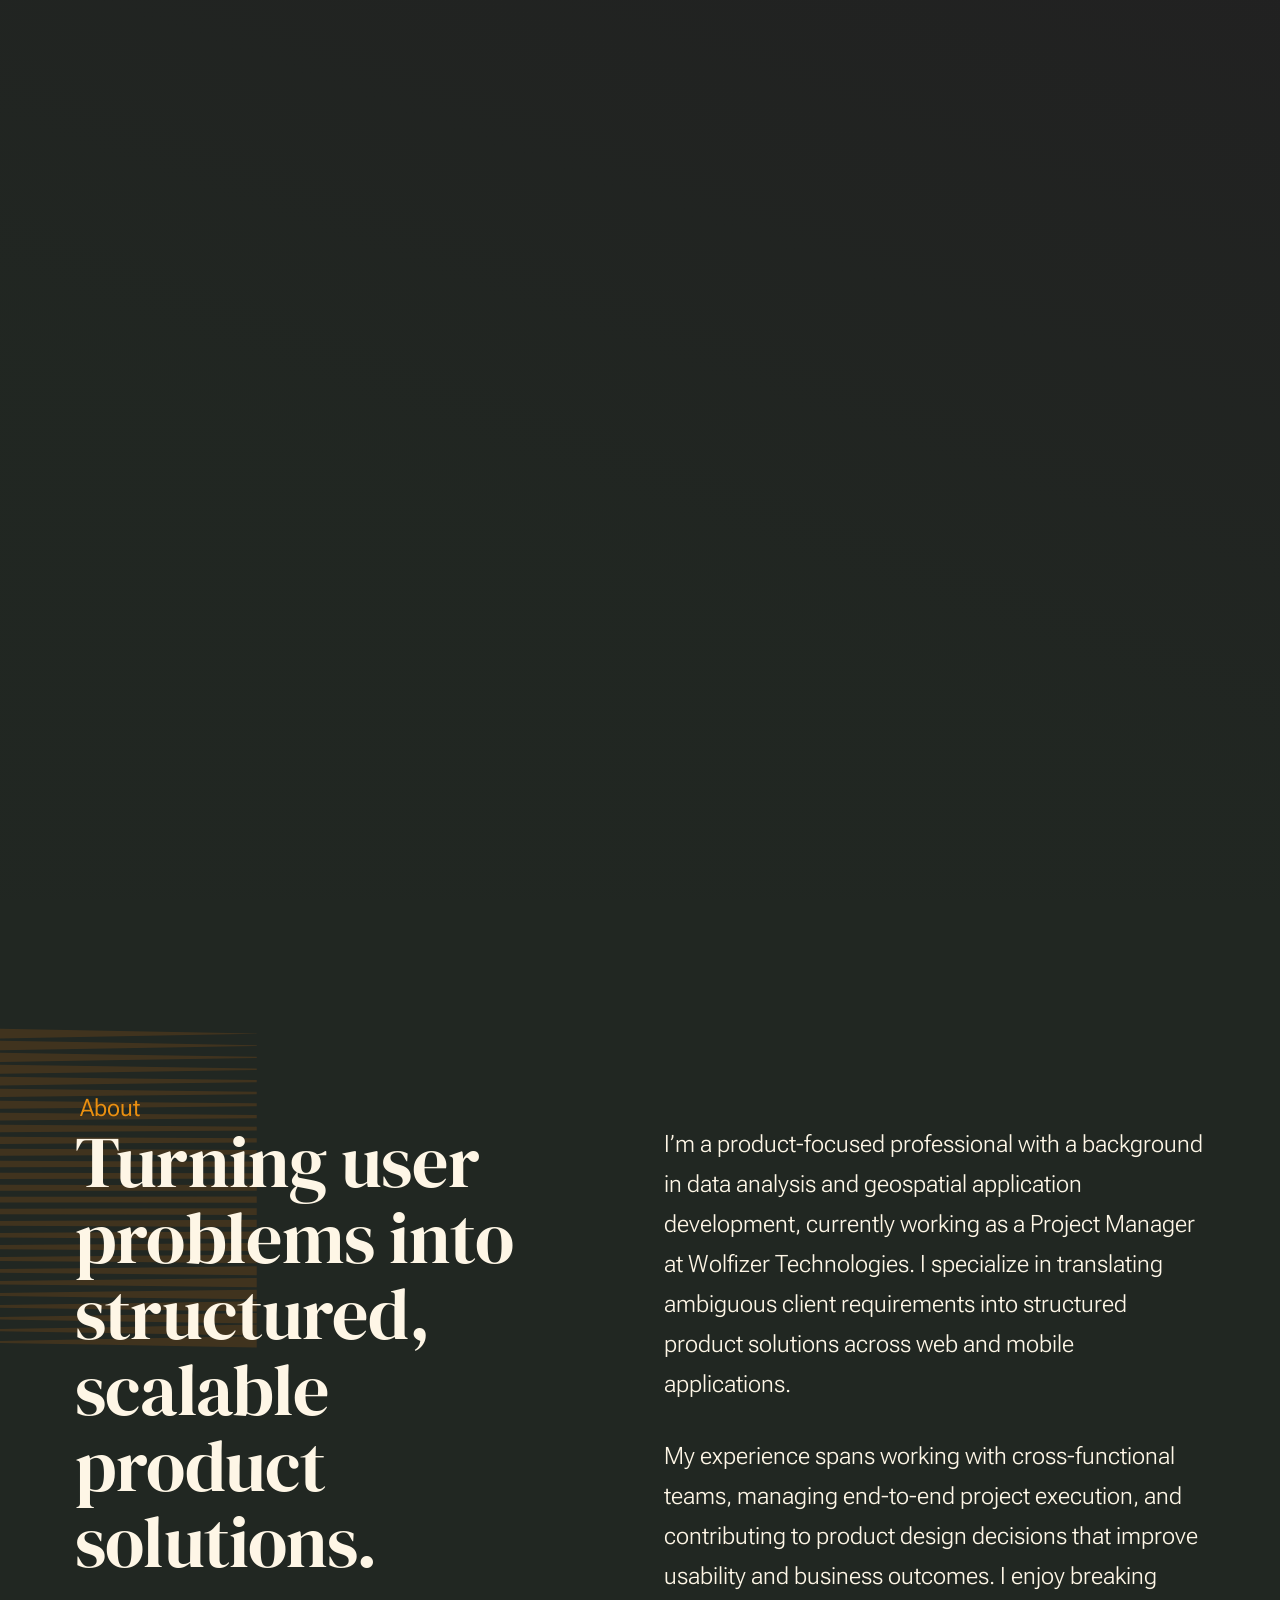
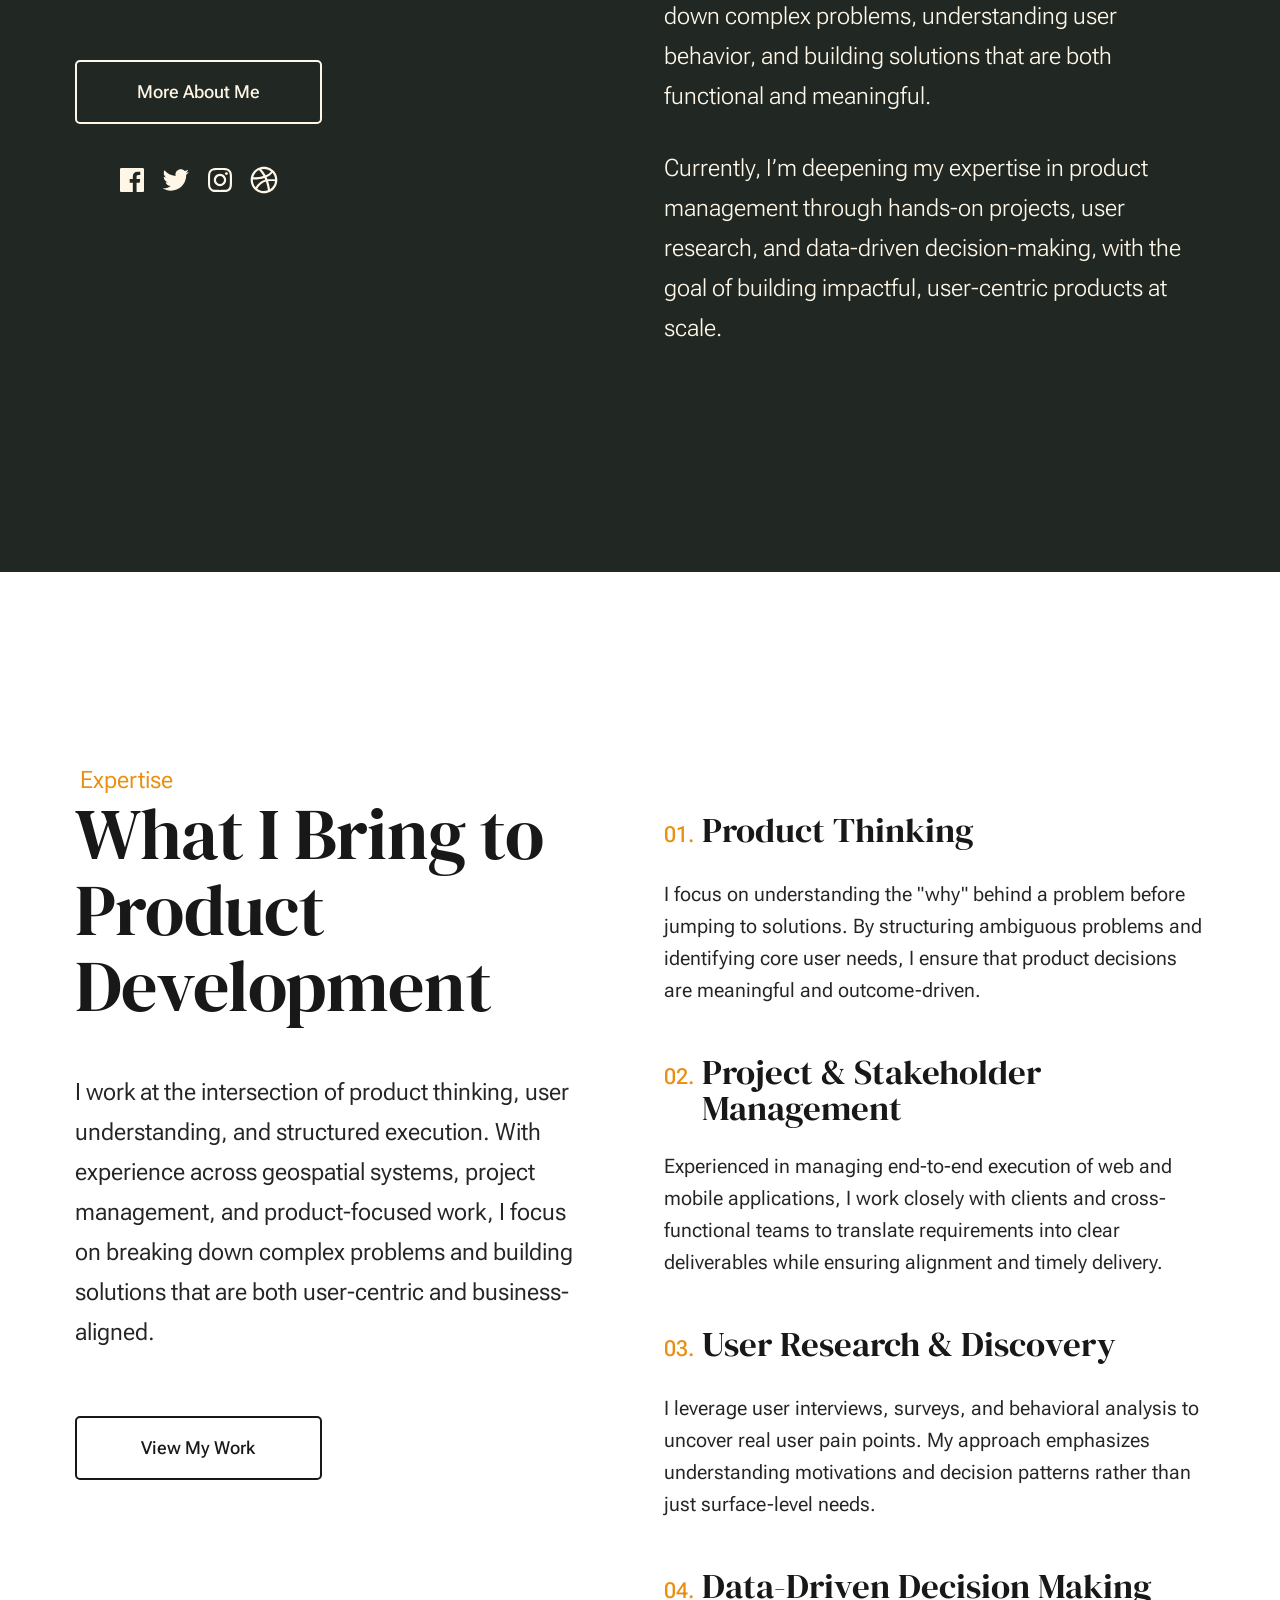
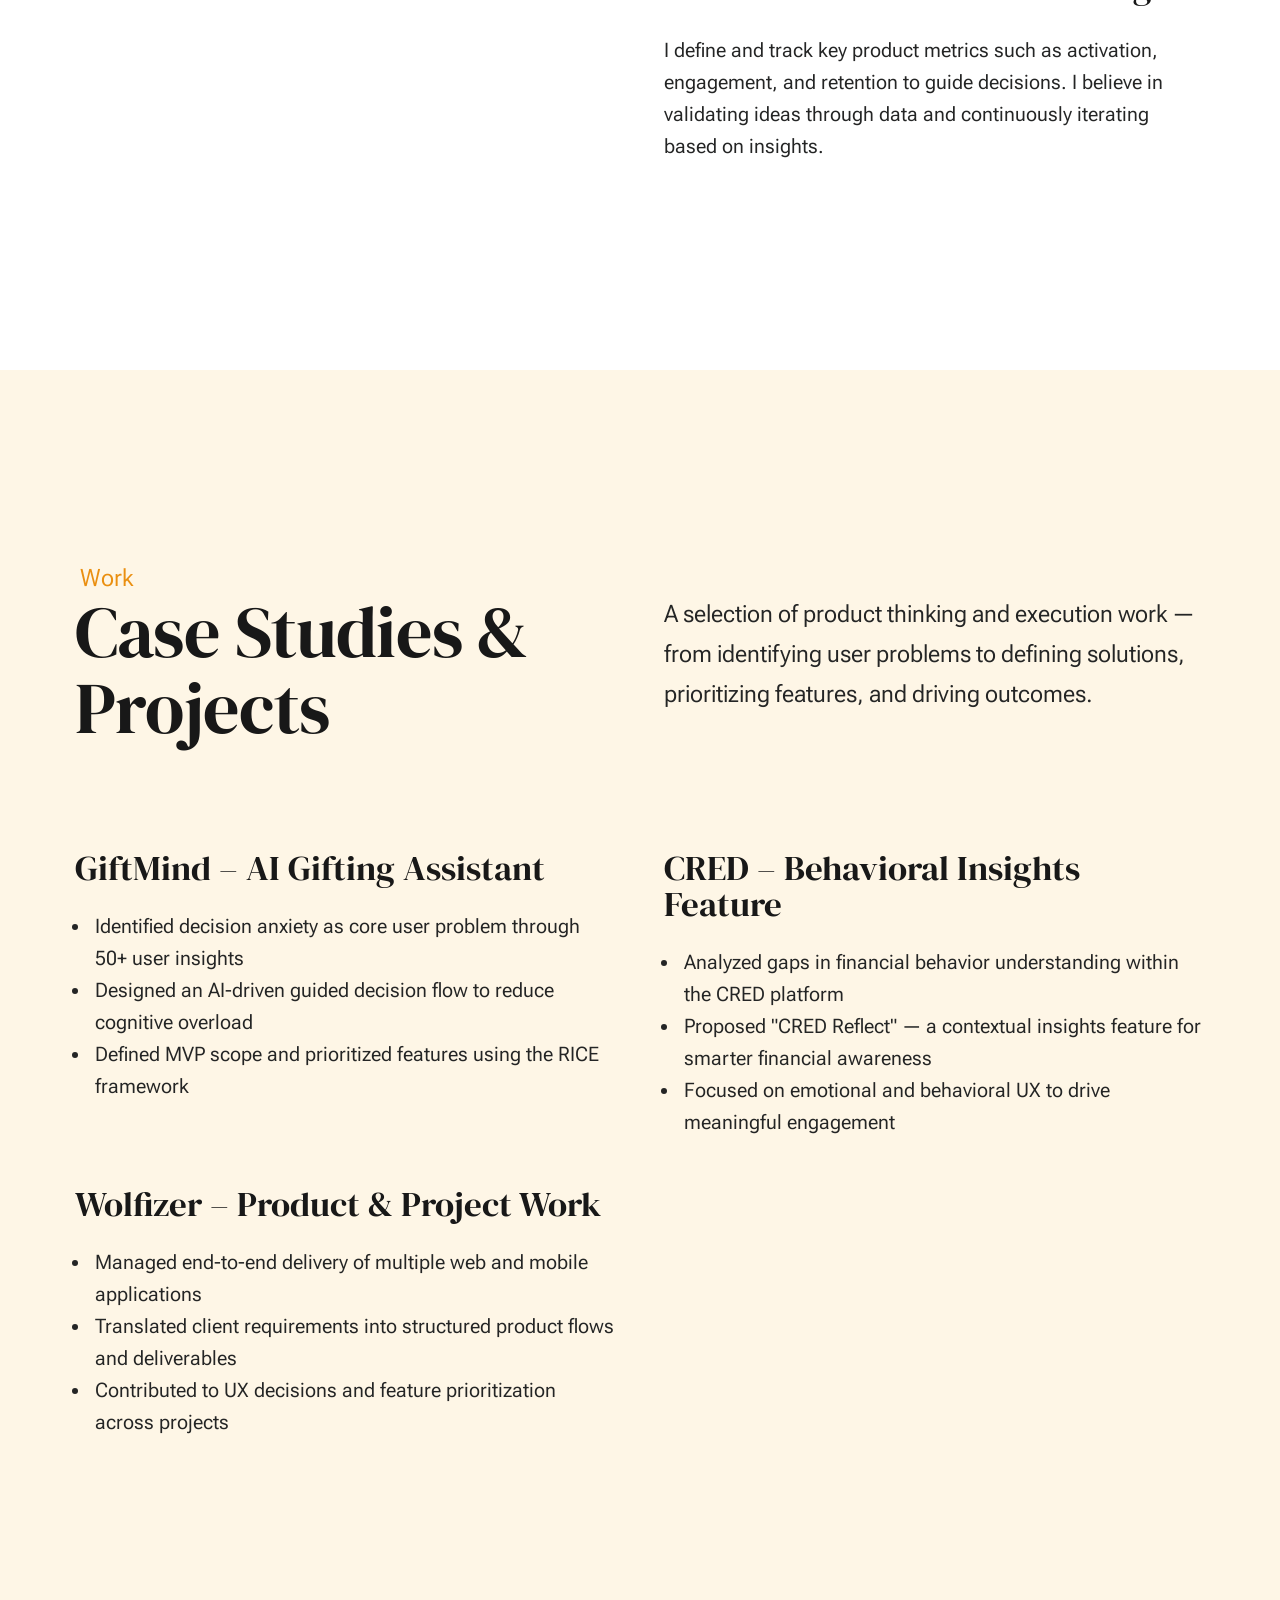
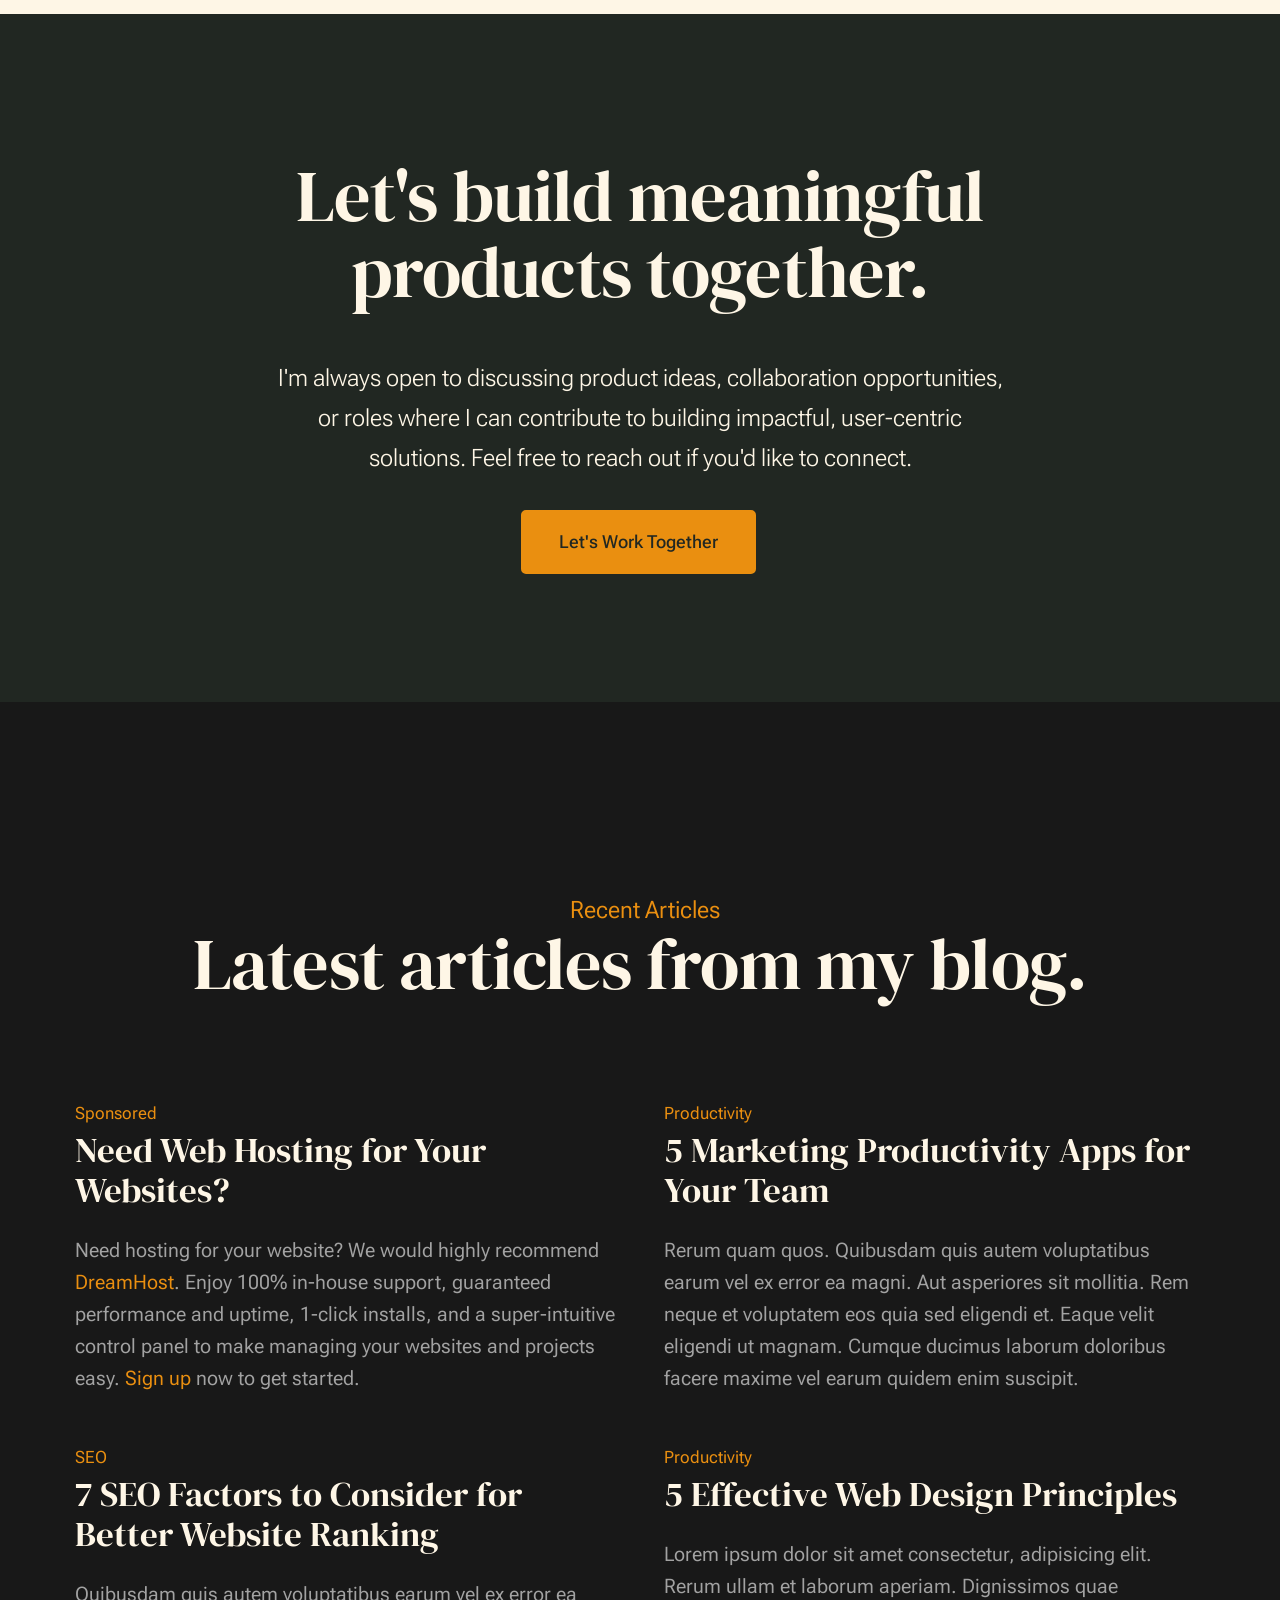
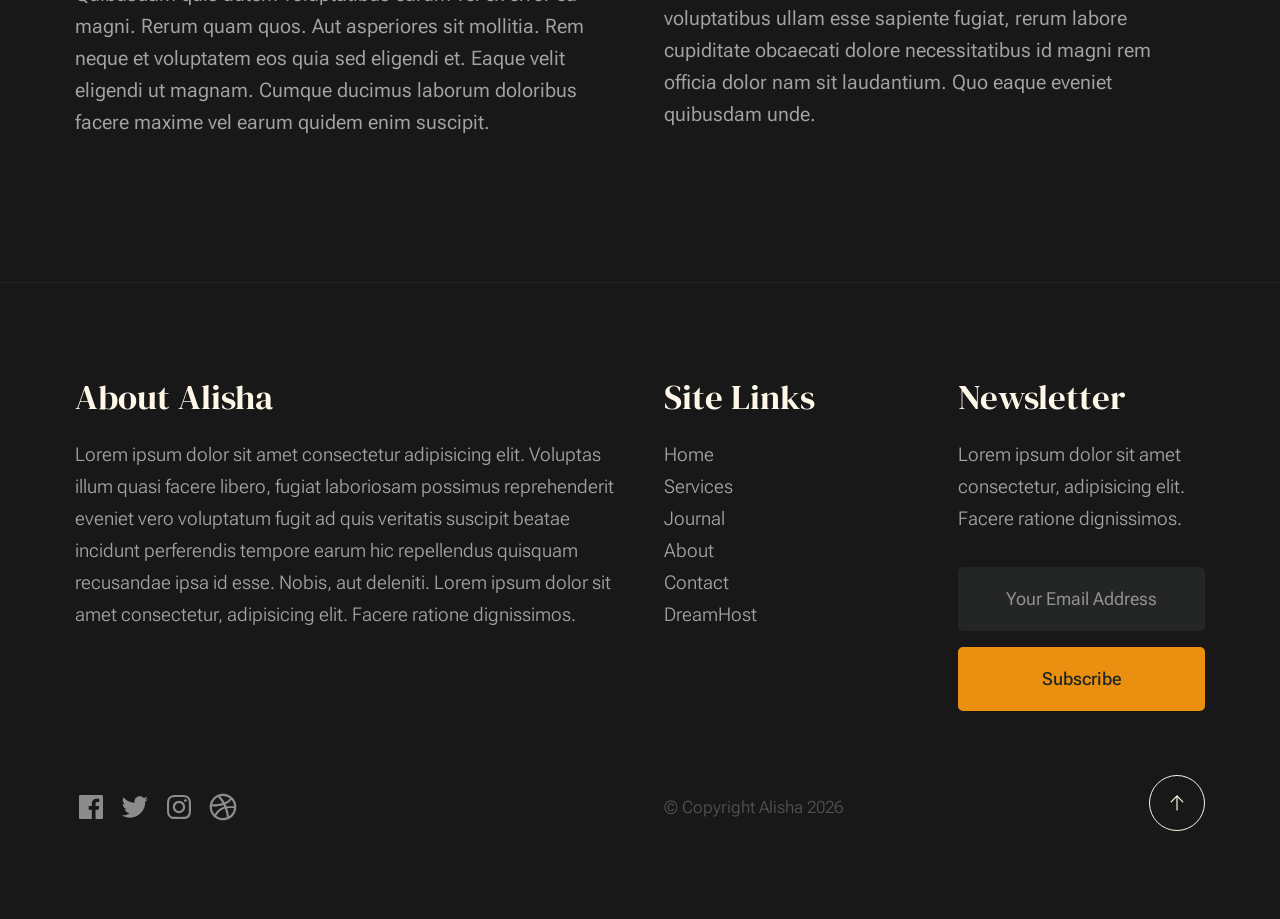
<file: index.html>
<!DOCTYPE html>
<html lang="en" class="no-js" >
<head>

    <!--- basic page needs
    ================================================== -->
    <meta charset="utf-8">
    <meta name="viewport" content="width=device-width, initial-scale=1">
    <title>Alisha</title>

    <script>
        document.documentElement.classList.remove('no-js');
        document.documentElement.classList.add('js');
    </script>

    <!-- CSS
    ================================================== -->
    <link rel="stylesheet" href="css/vendor.css">
    <link rel="stylesheet" href="css/styles.css">

    <!-- favicons
    ================================================== -->
    <link rel="apple-touch-icon" sizes="180x180" href="apple-touch-icon.png">
    <link rel="icon" type="image/png" sizes="32x32" href="favicon-32x32.png">
    <link rel="icon" type="image/png" sizes="16x16" href="favicon-16x16.png">
    <link rel="manifest" href="site.webmanifest">

</head>


<body id="top">

    
    <!-- preloader
    ================================================== -->
    <div id="preloader">
        <div id="loader" class="dots-fade">
            <div></div>
            <div></div>
            <div></div>
        </div>
    </div>


    <!-- page wrap
    ================================================== -->
    <div id="page" class="s-pagewrap ss-home">


        <!-- # site header 
        ================================================== -->
        <header class="s-header">

            <div class="row s-header__inner width-sixteen-col">

                <div class="s-header__block">
                    <div class="s-header__logo">
                        <a class="logo" href="index.html">
                            <img src="images/logo.svg" alt="Homepage">
                        </a>
                    </div>

                    <a class="s-header__menu-toggle" href="#0"><span>Menu</span></a>
                </div> <!-- end s-header__block -->

                <nav class="s-header__nav">
    
                    <ul class="s-header__menu-links">
                        <li><a href="about.html">About</a></li>
                        <li><a href="services.html">Services</a></li>
                        <li><a href="blog.html">Journal</a></li>
                        <li><a href="contact.html">Contact</a></li>
                    </ul> <!-- s-header__menu-links -->

                    <div class="s-header__contact">
                        <a href="contact.html" class="btn btn--primary s-header__contact-btn">Let's Work Together</a>                        
                    </div> <!-- s-header__contact -->
    
                </nav> <!-- end s-header__nav -->

            </div> <!-- end s-header__inner -->

        </header> <!-- end s-header -->


        <!-- # site main content
        ================================================== -->
        <section id="content" class="s-content">

            <!-- intro
            ----------------------------------------------- -->
            <section id="intro" class="s-intro">

                <div class="row s-intro__content width-sixteen-col">

                    <div class="column lg-12 s-intro__content-inner grid-block">
                        
                        <div class="s-intro__content-text">
                            <div class="s-intro__content-pretitle text-pretitle">Hello, I'm Alisha</div>
                            <h1 class="s-intro__content-title">
                            I build user-focused <br>
                            digital products that <br>
                            solve real problems.
                            </h1>
                        </div> <!-- s-intro__content-text -->

                        <div class="s-intro__content-media"> 
                            <div class="s-intro__content-media-inner">                               
                                <img src="images/intro-bg.jpg" srcset="images/intro-bg.jpg 1x, images/intro-bg@2x.jpg 2x" alt="">
                                <div class="lines">                               
                                    <span></span>                                  
                                </div>
                            </div>
                        </div> <!-- s-intro__content-media -->                      

                        <div class="s-intro__scroll-down">
                            <a href="#about" class="smoothscroll">
                                <div class="scroll-icon">
                                    <svg xmlns="http://www.w3.org/2000/svg" viewBox="0 0 24 24" width="36" height="36" fill="none" stroke="#97b34a" stroke-width="1" stroke-linecap="round" stroke-linejoin="round">&lt;!--!  Atomicons Free 1.00 by @atisalab License - https://atomicons.com/license/ (Icons: CC BY 4.0) Copyright 2021 Atomicons --&gt;<polyline points="7 13 12 18 17 13"></polyline><line x1="12" y1="18" x2="12" y2="6"></line></svg>
                                </div>
                                <span>Scroll for more</span>
                            </a>
                        </div> <!-- s-intro__scroll-down -->
                        
                    </div> <!-- s-intro__content-inner -->

                </div> <!-- s-intro__content -->

            </section> <!-- end s-intro -->

            <!-- about
            ----------------------------------------------- -->
            <section id="about" class="s-about target-section">

                <div class="row s-about__content width-sixteen-col">
                    <div class="column grid-block grid-section-split">

                        <img src="images/geometric_shape.svg" alt="" class="s-about__content-imgbg">

                        <div class="section-header grid-section-split__header">
                            <div class="text-pretitle">About</div>                           
                            <h2 class="text-display-title">
                            Turning user problems into structured, scalable product solutions.
                            </h2>                           
                        </div> <!-- end section-header -->

                        <div class="s-about__content-main grid-section-split__primary">
                            <p class="attention-getter">
                            I’m a product-focused professional with a background in data analysis and geospatial application development, currently working as a Project Manager at Wolfizer Technologies. I specialize in translating ambiguous client requirements into structured product solutions across web and mobile applications.
                            </p>

                            <p class="attention-getter">
                            My experience spans working with cross-functional teams, managing end-to-end project execution, and contributing to product design decisions that improve usability and business outcomes. I enjoy breaking down complex problems, understanding user behavior, and building solutions that are both functional and meaningful.
                            </p>

                            <p class="attention-getter">
                            Currently, I’m deepening my expertise in product management through hands-on projects, user research, and data-driven decision-making, with the goal of building impactful, user-centric products at scale.
                            </p>
                        </div> <!-- end s-about__content-main -->

                        <div class="s-about__content-btn grid-section-split__bottom">
                            <a href="about.html" class="btn btn--stroke u-fullwidth">More About Me</a>

                            <ul class="s-about__social social-list">
                                <li>
                                    <a href="#0">
                                        <svg xmlns="http://www.w3.org/2000/svg" width="24" height="24" viewBox="0 0 24 24" style="fill:rgba(0, 0, 0, 1);transform:;-ms-filter:"><path d="M20,3H4C3.447,3,3,3.448,3,4v16c0,0.552,0.447,1,1,1h8.615v-6.96h-2.338v-2.725h2.338v-2c0-2.325,1.42-3.592,3.5-3.592 c0.699-0.002,1.399,0.034,2.095,0.107v2.42h-1.435c-1.128,0-1.348,0.538-1.348,1.325v1.735h2.697l-0.35,2.725h-2.348V21H20 c0.553,0,1-0.448,1-1V4C21,3.448,20.553,3,20,3z"></path></svg>
                                        <span class="u-screen-reader-text">Facebook</span>
                                    </a>
                                </li>
                                <li>
                                    <a href="#0">
                                        <svg xmlns="http://www.w3.org/2000/svg" width="24" height="24" viewBox="0 0 24 24" style="fill:rgba(0, 0, 0, 1);transform:;-ms-filter:"><path d="M19.633,7.997c0.013,0.175,0.013,0.349,0.013,0.523c0,5.325-4.053,11.461-11.46,11.461c-2.282,0-4.402-0.661-6.186-1.809 c0.324,0.037,0.636,0.05,0.973,0.05c1.883,0,3.616-0.636,5.001-1.721c-1.771-0.037-3.255-1.197-3.767-2.793 c0.249,0.037,0.499,0.062,0.761,0.062c0.361,0,0.724-0.05,1.061-0.137c-1.847-0.374-3.23-1.995-3.23-3.953v-0.05 c0.537,0.299,1.16,0.486,1.82,0.511C3.534,9.419,2.823,8.184,2.823,6.787c0-0.748,0.199-1.434,0.548-2.032 c1.983,2.443,4.964,4.04,8.306,4.215c-0.062-0.3-0.1-0.611-0.1-0.923c0-2.22,1.796-4.028,4.028-4.028 c1.16,0,2.207,0.486,2.943,1.272c0.91-0.175,1.782-0.512,2.556-0.973c-0.299,0.935-0.936,1.721-1.771,2.22 c0.811-0.088,1.597-0.312,2.319-0.624C21.104,6.712,20.419,7.423,19.633,7.997z"></path></svg>
                                        <span class="u-screen-reader-text">Twitter</span>
                                    </a>
                                </li>
                                <li>
                                    <a href="#0">
                                        <svg xmlns="http://www.w3.org/2000/svg" width="24" height="24" viewBox="0 0 24 24" style="fill:rgba(0, 0, 0, 1);transform:;-ms-filter:"><path d="M11.999,7.377c-2.554,0-4.623,2.07-4.623,4.623c0,2.554,2.069,4.624,4.623,4.624c2.552,0,4.623-2.07,4.623-4.624 C16.622,9.447,14.551,7.377,11.999,7.377L11.999,7.377z M11.999,15.004c-1.659,0-3.004-1.345-3.004-3.003 c0-1.659,1.345-3.003,3.004-3.003s3.002,1.344,3.002,3.003C15.001,13.659,13.658,15.004,11.999,15.004L11.999,15.004z"></path><circle cx="16.806" cy="7.207" r="1.078"></circle><path d="M20.533,6.111c-0.469-1.209-1.424-2.165-2.633-2.632c-0.699-0.263-1.438-0.404-2.186-0.42 c-0.963-0.042-1.268-0.054-3.71-0.054s-2.755,0-3.71,0.054C7.548,3.074,6.809,3.215,6.11,3.479C4.9,3.946,3.945,4.902,3.477,6.111 c-0.263,0.7-0.404,1.438-0.419,2.186c-0.043,0.962-0.056,1.267-0.056,3.71c0,2.442,0,2.753,0.056,3.71 c0.015,0.748,0.156,1.486,0.419,2.187c0.469,1.208,1.424,2.164,2.634,2.632c0.696,0.272,1.435,0.426,2.185,0.45 c0.963,0.042,1.268,0.055,3.71,0.055s2.755,0,3.71-0.055c0.747-0.015,1.486-0.157,2.186-0.419c1.209-0.469,2.164-1.424,2.633-2.633 c0.263-0.7,0.404-1.438,0.419-2.186c0.043-0.962,0.056-1.267,0.056-3.71s0-2.753-0.056-3.71C20.941,7.57,20.801,6.819,20.533,6.111z M19.315,15.643c-0.007,0.576-0.111,1.147-0.311,1.688c-0.305,0.787-0.926,1.409-1.712,1.711c-0.535,0.199-1.099,0.303-1.67,0.311 c-0.95,0.044-1.218,0.055-3.654,0.055c-2.438,0-2.687,0-3.655-0.055c-0.569-0.007-1.135-0.112-1.669-0.311 c-0.789-0.301-1.414-0.923-1.719-1.711c-0.196-0.534-0.302-1.099-0.311-1.669c-0.043-0.95-0.053-1.218-0.053-3.654 c0-2.437,0-2.686,0.053-3.655c0.007-0.576,0.111-1.146,0.311-1.687c0.305-0.789,0.93-1.41,1.719-1.712 c0.534-0.198,1.1-0.303,1.669-0.311c0.951-0.043,1.218-0.055,3.655-0.055c2.437,0,2.687,0,3.654,0.055 c0.571,0.007,1.135,0.112,1.67,0.311c0.786,0.303,1.407,0.925,1.712,1.712c0.196,0.534,0.302,1.099,0.311,1.669 c0.043,0.951,0.054,1.218,0.054,3.655c0,2.436,0,2.698-0.043,3.654H19.315z"></path></svg>
                                        <span class="u-screen-reader-text">Instagram</span>
                                    </a>
                                </li>
                                <li>
                                    <a href="#0">
                                        <svg xmlns="http://www.w3.org/2000/svg" width="24" height="24" viewBox="0 0 24 24" style="fill: rgba(0, 0, 0, 1);transform: ;msFilter:;"><path d="M20.66 6.98a9.932 9.932 0 0 0-3.641-3.64C15.486 2.447 13.813 2 12 2s-3.486.447-5.02 1.34c-1.533.893-2.747 2.107-3.64 3.64S2 10.187 2 12s.446 3.487 1.34 5.02a9.924 9.924 0 0 0 3.641 3.64C8.514 21.553 10.187 22 12 22s3.486-.447 5.02-1.34a9.932 9.932 0 0 0 3.641-3.64C21.554 15.487 22 13.813 22 12s-.446-3.487-1.34-5.02zM12 3.66c2 0 3.772.64 5.32 1.919-.92 1.174-2.286 2.14-4.1 2.9-1.002-1.813-2.088-3.327-3.261-4.54A7.715 7.715 0 0 1 12 3.66zM5.51 6.8a8.116 8.116 0 0 1 2.711-2.22c1.212 1.201 2.325 2.7 3.34 4.5-2 .6-4.114.9-6.341.9-.573 0-1.006-.013-1.3-.04A8.549 8.549 0 0 1 5.51 6.8zM3.66 12c0-.054.003-.12.01-.2.007-.08.01-.146.01-.2.254.014.641.02 1.161.02 2.666 0 5.146-.367 7.439-1.1.187.373.381.793.58 1.26-1.32.293-2.674 1.006-4.061 2.14S6.4 16.247 5.76 17.5c-1.4-1.587-2.1-3.42-2.1-5.5zM12 20.34c-1.894 0-3.594-.587-5.101-1.759.601-1.187 1.524-2.322 2.771-3.401 1.246-1.08 2.483-1.753 3.71-2.02a29.441 29.441 0 0 1 1.56 6.62 8.166 8.166 0 0 1-2.94.56zm7.08-3.96a8.351 8.351 0 0 1-2.58 2.621c-.24-2.08-.7-4.107-1.379-6.081.932-.066 1.765-.1 2.5-.1.799 0 1.686.034 2.659.1a8.098 8.098 0 0 1-1.2 3.46zm-1.24-5c-1.16 0-2.233.047-3.22.14a27.053 27.053 0 0 0-.68-1.62c2.066-.906 3.532-2.006 4.399-3.3 1.2 1.414 1.854 3.027 1.96 4.84-.812-.04-1.632-.06-2.459-.06z"></path></svg>
                                        <span class="u-screen-reader-text">Dribbble</span>
                                    </a>
                                </li>
                            </ul> <!-- end s-footer__social -->
                        </div> <!-- end s-about__content-btn -->
                    
                    </div> <!-- content-inner -->
                </div>
                
            </section> <!-- end s-about -->

            <!-- expertise
            ----------------------------------------------- -->
            <section id="expertise" class="s-expertise">

                <div class="row s-expertise__content width-sixteen-col">
                    <div class="column xl-12 grid-block grid-section-split">

                        <div class="section-header grid-section-split__header">
                            <div class="text-pretitle">Expertise</div>                           
                            <h2 class="text-display-title">
                            What I Bring to Product Development
                            </h2>     
                            
                            <p class="lead">
                            I work at the intersection of product thinking, user understanding, and structured execution. With experience across geospatial systems, project management, and product-focused work, I focus on breaking down complex problems and building solutions that are both user-centric and business-aligned.
                            </p>
                        </div> <!-- end section-header -->

                        <div class="s-expertise__content-main grid-section-split__primary">

                            <div class="grid-list-items list-items show-ctr">
                                <div class="grid-list-items__item list-items__item">
                                    <div class="grid-list-items__title list-items__item-header">
                                        <h3 class="list-items__item-title">Product Thinking</h3>
                                    </div>
                                    <div class="grid-list-items__text list-items__item-text">
                                        <p>
                                        I focus on understanding the "why" behind a problem before jumping to solutions. By structuring ambiguous problems and identifying core user needs, I ensure that product decisions are meaningful and outcome-driven.
                                        </p>
                                    </div>
                                </div> <!-- list-item -->
                                <div class="grid-list-items__item list-items__item">
                                    <div class="grid-list-items__title list-items__item-header">
                                        <h3 class="list-items__item-title">Project & Stakeholder Management</h3>
                                    </div>
                                    <div class="grid-list-items__text list-items__item-text">
                                        <p>
                                        Experienced in managing end-to-end execution of web and mobile applications, I work closely with clients and cross-functional teams to translate requirements into clear deliverables while ensuring alignment and timely delivery.
                                        </p>
                                    </div>
                                </div> <!-- list-expertise__item -->
                                <div class="grid-list-items__item list-items__item">
                                    <div class="grid-list-items__title list-items__item-header">
                                        <h3 class="list-items__item-title">User Research & Discovery</h3>
                                    </div>
                                    <div class="grid-list-items__text list-items__item-text">
                                        <p>
                                        I leverage user interviews, surveys, and behavioral analysis to uncover real user pain points. My approach emphasizes understanding motivations and decision patterns rather than just surface-level needs.
                                        </p>
                                    </div>
                                </div> <!-- list-expertise__item -->
                                <div class="grid-list-items__item list-items__item">
                                    <div class="grid-list-items__title list-items__item-header">
                                        <h3 class="list-items__item-title">Data-Driven Decision Making</h3>
                                    </div>
                                    <div class="grid-list-items__text list-items__item-text">
                                        <p>
                                        I define and track key product metrics such as activation, engagement, and retention to guide decisions. I believe in validating ideas through data and continuously iterating based on insights.
                                        </p>
                                    </div>
                                </div> <!-- list-expertise__item -->

                            </div> <!-- grid-list-items -->
                        </div> <!-- end s-expertise__content-main -->

                        <div class="s-expertise__content-btn grid-section-split__bottom">
                            <a href="services.html" class="btn btn--stroke u-fullwidth">View My Work</a>
                        </div> <!-- end s-about__content-btn -->

                    </div> <!-- end grid-block-->
                </div> <!-- end s-expertise__content -->

            </section> <!-- end s-expertise -->

            <!-- case studies
            ----------------------------------------------- -->
            <section id="clients" class="s-clients">

                <div class="row s-clients__content-block width-sixteen-col">
                    <div class="column xl-12 grid-block grid-section-split">

                        <div class="section-header grid-section-split__header">
                            <div class="text-pretitle">Work</div>
                            <h2 class="text-display-title">
                            Case Studies &amp; Projects
                            </h2>
                        </div> <!-- end section-header -->

                        <div class="grid-section-split__primary">
                            <p class="lead">
                            A selection of product thinking and execution work — from identifying user problems to defining solutions, prioritizing features, and driving outcomes.
                            </p>
                        </div> <!-- end grid-section-split__primary -->

                    </div> <!-- end column -->
                </div> <!-- end row -->

                <div class="row s-clients__content-block width-sixteen-col">
                    <div class="column xl-12">

                        <div class="grid-list-items list-items">

                            <div class="grid-list-items__item list-items__item">
                                <div class="grid-list-items__title list-items__item-header">
                                    <h3 class="list-items__item-title">GiftMind – AI Gifting Assistant</h3>
                                </div>
                                <div class="grid-list-items__text list-items__item-text">
                                    <ul>
                                        <li>Identified decision anxiety as core user problem through 50+ user insights</li>
                                        <li>Designed an AI-driven guided decision flow to reduce cognitive overload</li>
                                        <li>Defined MVP scope and prioritized features using the RICE framework</li>
                                    </ul>
                                </div>
                            </div> <!-- end list-items__item -->

                            <div class="grid-list-items__item list-items__item">
                                <div class="grid-list-items__title list-items__item-header">
                                    <h3 class="list-items__item-title">CRED – Behavioral Insights Feature</h3>
                                </div>
                                <div class="grid-list-items__text list-items__item-text">
                                    <ul>
                                        <li>Analyzed gaps in financial behavior understanding within the CRED platform</li>
                                        <li>Proposed "CRED Reflect" — a contextual insights feature for smarter financial awareness</li>
                                        <li>Focused on emotional and behavioral UX to drive meaningful engagement</li>
                                    </ul>
                                </div>
                            </div> <!-- end list-items__item -->

                            <div class="grid-list-items__item list-items__item">
                                <div class="grid-list-items__title list-items__item-header">
                                    <h3 class="list-items__item-title">Wolfizer – Product & Project Work</h3>
                                </div>
                                <div class="grid-list-items__text list-items__item-text">
                                    <ul>
                                        <li>Managed end-to-end delivery of multiple web and mobile applications</li>
                                        <li>Translated client requirements into structured product flows and deliverables</li>
                                        <li>Contributed to UX decisions and feature prioritization across projects</li>
                                    </ul>
                                </div>
                            </div> <!-- end list-items__item -->

                        </div> <!-- end grid-list-items -->

                    </div> <!-- end column -->
                </div> <!-- end row -->

            </section> <!-- end s-clients -->            

        </section> <!-- s-content-->

        <!-- # cta
        ================================================== -->
        <section id="cta" class="s-cta">

            <div class="row row-x-center text-center">
                <div class="column xl-8 lg-12">

                    <div class="s-cta__content">
                        <h2 class="text-display-title">
                        Let's build meaningful products together.
                        </h2>
                        <p class="lead">
                        I'm always open to discussing product ideas, collaboration opportunities, or roles where I can contribute to building impactful, user-centric solutions. Feel free to reach out if you'd like to connect.
                        </p>
                        <a href="contact.html" class="btn btn--primary">Let's Work Together</a>
                    </div>

                </div>
            </div>

        </section> <!-- end s-cta -->

        <!-- # journal
        ================================================== -->
        <section id="journal" class="s-journal">

            <div class="row s-journal__content width-sixteen-col">
                <div class="column xl-12 grid-block">

                    <div class="grid-full section-header text-center">
                        <div class="text-pretitle">Recent Articles</div>                           
                        <h2 class="text-display-title">
                        Latest articles from my blog.
                        </h2>  
                    </div> <!-- end section-header --> 

                    <div class="grid-full s-journal__content-main grid-list-items">

                        <div class="grid-list-items__item blog-card">
                            <div class="blog-card__header">
                                <div class="blog-card__cat-links">
                                    <a href="https://www.dreamhost.com/r.cgi?287326">Sponsored</a>
                                </div>
                                <h3 class="blog-card__title"><a href="https://www.dreamhost.com/r.cgi?287326">Need Web Hosting for Your Websites?</a></h3>
                            </div>
                            <div class="blog-card__text">
                                <p>
                                Need hosting for your website? We would highly recommend <a href="https://www.dreamhost.com/r.cgi?287326">DreamHost</a>.
                                Enjoy 100% in-house support, guaranteed performance and uptime, 1-click installs, and a super-intuitive control 
                                panel to make managing your websites and projects easy. <a href="https://www.dreamhost.com/r.cgi?287326">Sign up</a> now to get started.
                                </p>
                            </div>
                        </div> <!-- end blog-card -->
                        <div class="grid-list-items__item blog-card">
                            <div class="blog-card__header">
                                <div class="blog-card__cat-links">
                                    <a href="blog.html">Productivity</a>
                                </div>
                                <h3 class="blog-card__title"><a href="single.html">5 Marketing Productivity Apps for Your Team</a></h3>
                            </div>
                            <div class="blog-card__text">
                                <p>
                                Rerum quam quos. Quibusdam quis autem voluptatibus earum vel ex error ea magni. Aut asperiores 
                                sit mollitia. Rem neque et voluptatem eos quia sed eligendi et. Eaque velit eligendi ut 
                                magnam. Cumque ducimus laborum doloribus facere maxime vel earum quidem enim suscipit.
                                </p>
                            </div>
                        </div> <!-- end blog-card -->
                        <div class="grid-list-items__item blog-card">
                            <div class="blog-card__header">
                                <div class="blog-card__cat-links">
                                    <a href="blog.html">SEO</a>
                                </div>
                                <h3 class="blog-card__title"><a href="single.html">7 SEO Factors to Consider for Better Website Ranking</a></h3>
                            </div>
                            <div class="blog-card__text">
                                <p>
                                Quibusdam quis autem voluptatibus earum vel ex error ea magni. Rerum quam quos. Aut asperiores 
                                sit mollitia. Rem neque et voluptatem eos quia sed eligendi et. Eaque velit eligendi ut 
                                magnam. Cumque ducimus laborum doloribus facere maxime vel earum quidem enim suscipit.
                                </p>
                            </div>
                        </div> <!-- end blog card -->
                        <div class="grid-list-items__item blog-card">
                            <div class="blog-card__header">
                                <div class="blog-card__cat-links">
                                    <a href="blog.html">Productivity</a>
                                </div>
                                <h3 class="blog-card__title"><a href="single.html">5 Effective Web Design Principles</a></h3>
                            </div>
                            <div class="blog-card__text">
                                <p>
                                Lorem ipsum dolor sit amet consectetur, adipisicing elit. Rerum ullam et laborum aperiam. 
                                Dignissimos quae voluptatibus ullam esse sapiente fugiat, rerum labore cupiditate obcaecati 
                                dolore necessitatibus id magni rem officia dolor nam sit laudantium. Quo eaque eveniet quibusdam unde. 
                                </p>
                            </div>
                        </div> <!-- end blog-card -->

                    </div> <!-- end grid-list-items -->

                </div> <!-- end grid-block-->
            </div> <!-- end s-journal__content -->

        </section> <!-- end s-journal -->


        <!-- # footer 
        ================================================== -->
        <footer class="s-footer">
            <div class="row s-footer__content">
                <div class="column xl-6 lg-6 md-12 s-footer__block s-footer__about">                    
                    <h3>About Alisha</h3>
                    <p>
                    Lorem ipsum dolor sit amet consectetur adipisicing elit. Voluptas illum quasi facere libero, 
                    fugiat laboriosam possimus reprehenderit eveniet vero voluptatum fugit ad quis veritatis suscipit beatae 
                    incidunt perferendis tempore earum hic repellendus quisquam recusandae ipsa id esse. Nobis, aut deleniti.
                    Lorem ipsum dolor sit amet consectetur, adipisicing elit. Facere ratione dignissimos.
                    </p>               
                </div>                
                <div class="column xl-3 lg-6 md-12 s-footer__block s-footer__site-links">
                    <h3>Site Links</h3>
                    <ul class="link-list">
                        <li><a href="index.html">Home</a></li>
                        <li><a href="services.html">Services</a></li>
                        <li><a href="blog.html">Journal</a></li>
                        <li><a href="about.html">About</a></li>
                        <li><a href="contact.html">Contact</a></li>
                        <li><a href="https://www.dreamhost.com/r.cgi?287326">DreamHost</a></li>
                    </ul>
                </div>
                <div class="column xl-3 lg-6 md-12 tab-12 s-footer__block s-footer__newsletter">
                    <h3>Newsletter</h3>

                    <p>
                    Lorem ipsum dolor sit amet consectetur, adipisicing elit. Facere ratione dignissimos.
                    </p>

                    <div class="subscribe-form">
                        <form id="mc-form" class="mc-form">
                            <input type="email" name="EMAIL" id="mce-EMAIL" class="u-fullwidth text-center" placeholder="Your Email Address" title="The domain portion of the email address is invalid (the portion after the @)." pattern="^([^\x00-\x20\x22\x28\x29\x2c\x2e\x3a-\x3c\x3e\x40\x5b-\x5d\x7f-\xff]+|\x22([^\x0d\x22\x5c\x80-\xff]|\x5c[\x00-\x7f])*\x22)(\x2e([^\x00-\x20\x22\x28\x29\x2c\x2e\x3a-\x3c\x3e\x40\x5b-\x5d\x7f-\xff]+|\x22([^\x0d\x22\x5c\x80-\xff]|\x5c[\x00-\x7f])*\x22))*\x40([^\x00-\x20\x22\x28\x29\x2c\x2e\x3a-\x3c\x3e\x40\x5b-\x5d\x7f-\xff]+|\x5b([^\x0d\x5b-\x5d\x80-\xff]|\x5c[\x00-\x7f])*\x5d)(\x2e([^\x00-\x20\x22\x28\x29\x2c\x2e\x3a-\x3c\x3e\x40\x5b-\x5d\x7f-\xff]+|\x5b([^\x0d\x5b-\x5d\x80-\xff]|\x5c[\x00-\x7f])*\x5d))*(\.\w{2,})+$" required>
                            <input type="submit" name="subscribe" value="Subscribe" class="btn btn--primary btn--small u-fullwidth">
                            <!-- <div style="position: absolute; left: -5000px;" aria-hidden="true"><input type="text" name="b_cdb7b577e41181934ed6a6a44_9a91cfe7b3" tabindex="-1" value=""></div> -->
                            <div class="mc-status"></div>
                        </form>
                    </div>
                </div>
            </div>    
            
            <div class="row s-footer__bottom">
                <div class="column xl-6 lg-12">
                    <ul class="s-footer__social social-list">
                        <li>
                            <a href="#0">
                                <svg xmlns="http://www.w3.org/2000/svg" width="24" height="24" viewBox="0 0 24 24" style="fill:rgba(0, 0, 0, 1);transform:;-ms-filter:"><path d="M20,3H4C3.447,3,3,3.448,3,4v16c0,0.552,0.447,1,1,1h8.615v-6.96h-2.338v-2.725h2.338v-2c0-2.325,1.42-3.592,3.5-3.592 c0.699-0.002,1.399,0.034,2.095,0.107v2.42h-1.435c-1.128,0-1.348,0.538-1.348,1.325v1.735h2.697l-0.35,2.725h-2.348V21H20 c0.553,0,1-0.448,1-1V4C21,3.448,20.553,3,20,3z"></path></svg>
                                <span class="u-screen-reader-text">Facebook</span>
                            </a>
                        </li>
                        <li>
                            <a href="#0">
                                <svg xmlns="http://www.w3.org/2000/svg" width="24" height="24" viewBox="0 0 24 24" style="fill:rgba(0, 0, 0, 1);transform:;-ms-filter:"><path d="M19.633,7.997c0.013,0.175,0.013,0.349,0.013,0.523c0,5.325-4.053,11.461-11.46,11.461c-2.282,0-4.402-0.661-6.186-1.809 c0.324,0.037,0.636,0.05,0.973,0.05c1.883,0,3.616-0.636,5.001-1.721c-1.771-0.037-3.255-1.197-3.767-2.793 c0.249,0.037,0.499,0.062,0.761,0.062c0.361,0,0.724-0.05,1.061-0.137c-1.847-0.374-3.23-1.995-3.23-3.953v-0.05 c0.537,0.299,1.16,0.486,1.82,0.511C3.534,9.419,2.823,8.184,2.823,6.787c0-0.748,0.199-1.434,0.548-2.032 c1.983,2.443,4.964,4.04,8.306,4.215c-0.062-0.3-0.1-0.611-0.1-0.923c0-2.22,1.796-4.028,4.028-4.028 c1.16,0,2.207,0.486,2.943,1.272c0.91-0.175,1.782-0.512,2.556-0.973c-0.299,0.935-0.936,1.721-1.771,2.22 c0.811-0.088,1.597-0.312,2.319-0.624C21.104,6.712,20.419,7.423,19.633,7.997z"></path></svg>
                                <span class="u-screen-reader-text">Twitter</span>
                            </a>
                        </li>
                        <li>
                            <a href="#0">
                                <svg xmlns="http://www.w3.org/2000/svg" width="24" height="24" viewBox="0 0 24 24" style="fill:rgba(0, 0, 0, 1);transform:;-ms-filter:"><path d="M11.999,7.377c-2.554,0-4.623,2.07-4.623,4.623c0,2.554,2.069,4.624,4.623,4.624c2.552,0,4.623-2.07,4.623-4.624 C16.622,9.447,14.551,7.377,11.999,7.377L11.999,7.377z M11.999,15.004c-1.659,0-3.004-1.345-3.004-3.003 c0-1.659,1.345-3.003,3.004-3.003s3.002,1.344,3.002,3.003C15.001,13.659,13.658,15.004,11.999,15.004L11.999,15.004z"></path><circle cx="16.806" cy="7.207" r="1.078"></circle><path d="M20.533,6.111c-0.469-1.209-1.424-2.165-2.633-2.632c-0.699-0.263-1.438-0.404-2.186-0.42 c-0.963-0.042-1.268-0.054-3.71-0.054s-2.755,0-3.71,0.054C7.548,3.074,6.809,3.215,6.11,3.479C4.9,3.946,3.945,4.902,3.477,6.111 c-0.263,0.7-0.404,1.438-0.419,2.186c-0.043,0.962-0.056,1.267-0.056,3.71c0,2.442,0,2.753,0.056,3.71 c0.015,0.748,0.156,1.486,0.419,2.187c0.469,1.208,1.424,2.164,2.634,2.632c0.696,0.272,1.435,0.426,2.185,0.45 c0.963,0.042,1.268,0.055,3.71,0.055s2.755,0,3.71-0.055c0.747-0.015,1.486-0.157,2.186-0.419c1.209-0.469,2.164-1.424,2.633-2.633 c0.263-0.7,0.404-1.438,0.419-2.186c0.043-0.962,0.056-1.267,0.056-3.71s0-2.753-0.056-3.71C20.941,7.57,20.801,6.819,20.533,6.111z M19.315,15.643c-0.007,0.576-0.111,1.147-0.311,1.688c-0.305,0.787-0.926,1.409-1.712,1.711c-0.535,0.199-1.099,0.303-1.67,0.311 c-0.95,0.044-1.218,0.055-3.654,0.055c-2.438,0-2.687,0-3.655-0.055c-0.569-0.007-1.135-0.112-1.669-0.311 c-0.789-0.301-1.414-0.923-1.719-1.711c-0.196-0.534-0.302-1.099-0.311-1.669c-0.043-0.95-0.053-1.218-0.053-3.654 c0-2.437,0-2.686,0.053-3.655c0.007-0.576,0.111-1.146,0.311-1.687c0.305-0.789,0.93-1.41,1.719-1.712 c0.534-0.198,1.1-0.303,1.669-0.311c0.951-0.043,1.218-0.055,3.655-0.055c2.437,0,2.687,0,3.654,0.055 c0.571,0.007,1.135,0.112,1.67,0.311c0.786,0.303,1.407,0.925,1.712,1.712c0.196,0.534,0.302,1.099,0.311,1.669 c0.043,0.951,0.054,1.218,0.054,3.655c0,2.436,0,2.698-0.043,3.654H19.315z"></path></svg>
                                <span class="u-screen-reader-text">Instagram</span>
                            </a>
                        </li>
                        <li>
                            <a href="#0">
                                <svg xmlns="http://www.w3.org/2000/svg" width="24" height="24" viewBox="0 0 24 24" style="fill: rgba(0, 0, 0, 1);transform: ;msFilter:;"><path d="M20.66 6.98a9.932 9.932 0 0 0-3.641-3.64C15.486 2.447 13.813 2 12 2s-3.486.447-5.02 1.34c-1.533.893-2.747 2.107-3.64 3.64S2 10.187 2 12s.446 3.487 1.34 5.02a9.924 9.924 0 0 0 3.641 3.64C8.514 21.553 10.187 22 12 22s3.486-.447 5.02-1.34a9.932 9.932 0 0 0 3.641-3.64C21.554 15.487 22 13.813 22 12s-.446-3.487-1.34-5.02zM12 3.66c2 0 3.772.64 5.32 1.919-.92 1.174-2.286 2.14-4.1 2.9-1.002-1.813-2.088-3.327-3.261-4.54A7.715 7.715 0 0 1 12 3.66zM5.51 6.8a8.116 8.116 0 0 1 2.711-2.22c1.212 1.201 2.325 2.7 3.34 4.5-2 .6-4.114.9-6.341.9-.573 0-1.006-.013-1.3-.04A8.549 8.549 0 0 1 5.51 6.8zM3.66 12c0-.054.003-.12.01-.2.007-.08.01-.146.01-.2.254.014.641.02 1.161.02 2.666 0 5.146-.367 7.439-1.1.187.373.381.793.58 1.26-1.32.293-2.674 1.006-4.061 2.14S6.4 16.247 5.76 17.5c-1.4-1.587-2.1-3.42-2.1-5.5zM12 20.34c-1.894 0-3.594-.587-5.101-1.759.601-1.187 1.524-2.322 2.771-3.401 1.246-1.08 2.483-1.753 3.71-2.02a29.441 29.441 0 0 1 1.56 6.62 8.166 8.166 0 0 1-2.94.56zm7.08-3.96a8.351 8.351 0 0 1-2.58 2.621c-.24-2.08-.7-4.107-1.379-6.081.932-.066 1.765-.1 2.5-.1.799 0 1.686.034 2.659.1a8.098 8.098 0 0 1-1.2 3.46zm-1.24-5c-1.16 0-2.233.047-3.22.14a27.053 27.053 0 0 0-.68-1.62c2.066-.906 3.532-2.006 4.399-3.3 1.2 1.414 1.854 3.027 1.96 4.84-.812-.04-1.632-.06-2.459-.06z"></path></svg>
                                <span class="u-screen-reader-text">Dribbble</span>
                            </a>
                        </li>
                    </ul> <!-- end s-footer__social -->
                </div>
                <div class="column xl-6 lg-12">
                    <p class="ss-copyright">
                        <span>© Copyright Alisha 2026</span> 
                        <!-- <span>Design by <a href="https://www.styleshout.com/">StyleShout</a> Distribution By <a href="https://themewagon.com">ThemeWagon</a></span> -->
                    </p>
                </div>

                <div class="ss-go-top">
                    <a class="smoothscroll" title="Back to Top" href="#top">
                        <svg xmlns="http://www.w3.org/2000/svg" viewBox="0 0 24 24" width="36" height="36" fill="none" stroke="#ffffff" stroke-width="1" stroke-linecap="round" stroke-linejoin="round">&lt;!--!  Atomicons Free 1.00 by @atisalab License - https://atomicons.com/license/ (Icons: CC BY 4.0) Copyright 2021 Atomicons --&gt;<polyline points="17 11 12 6 7 11"></polyline><line x1="12" y1="18" x2="12" y2="6"></line></svg>
                    </a>
                </div> <!-- end ss-go-top -->
            </div>
            
        </footer> <!-- end s-footer -->

    </div> <!-- end page-wrap -->

    <!-- Java Script
    ================================================== -->
    <script src="js/plugins.js"></script>
    <script src="js/main.js"></script>

</body>
</html>
</file>
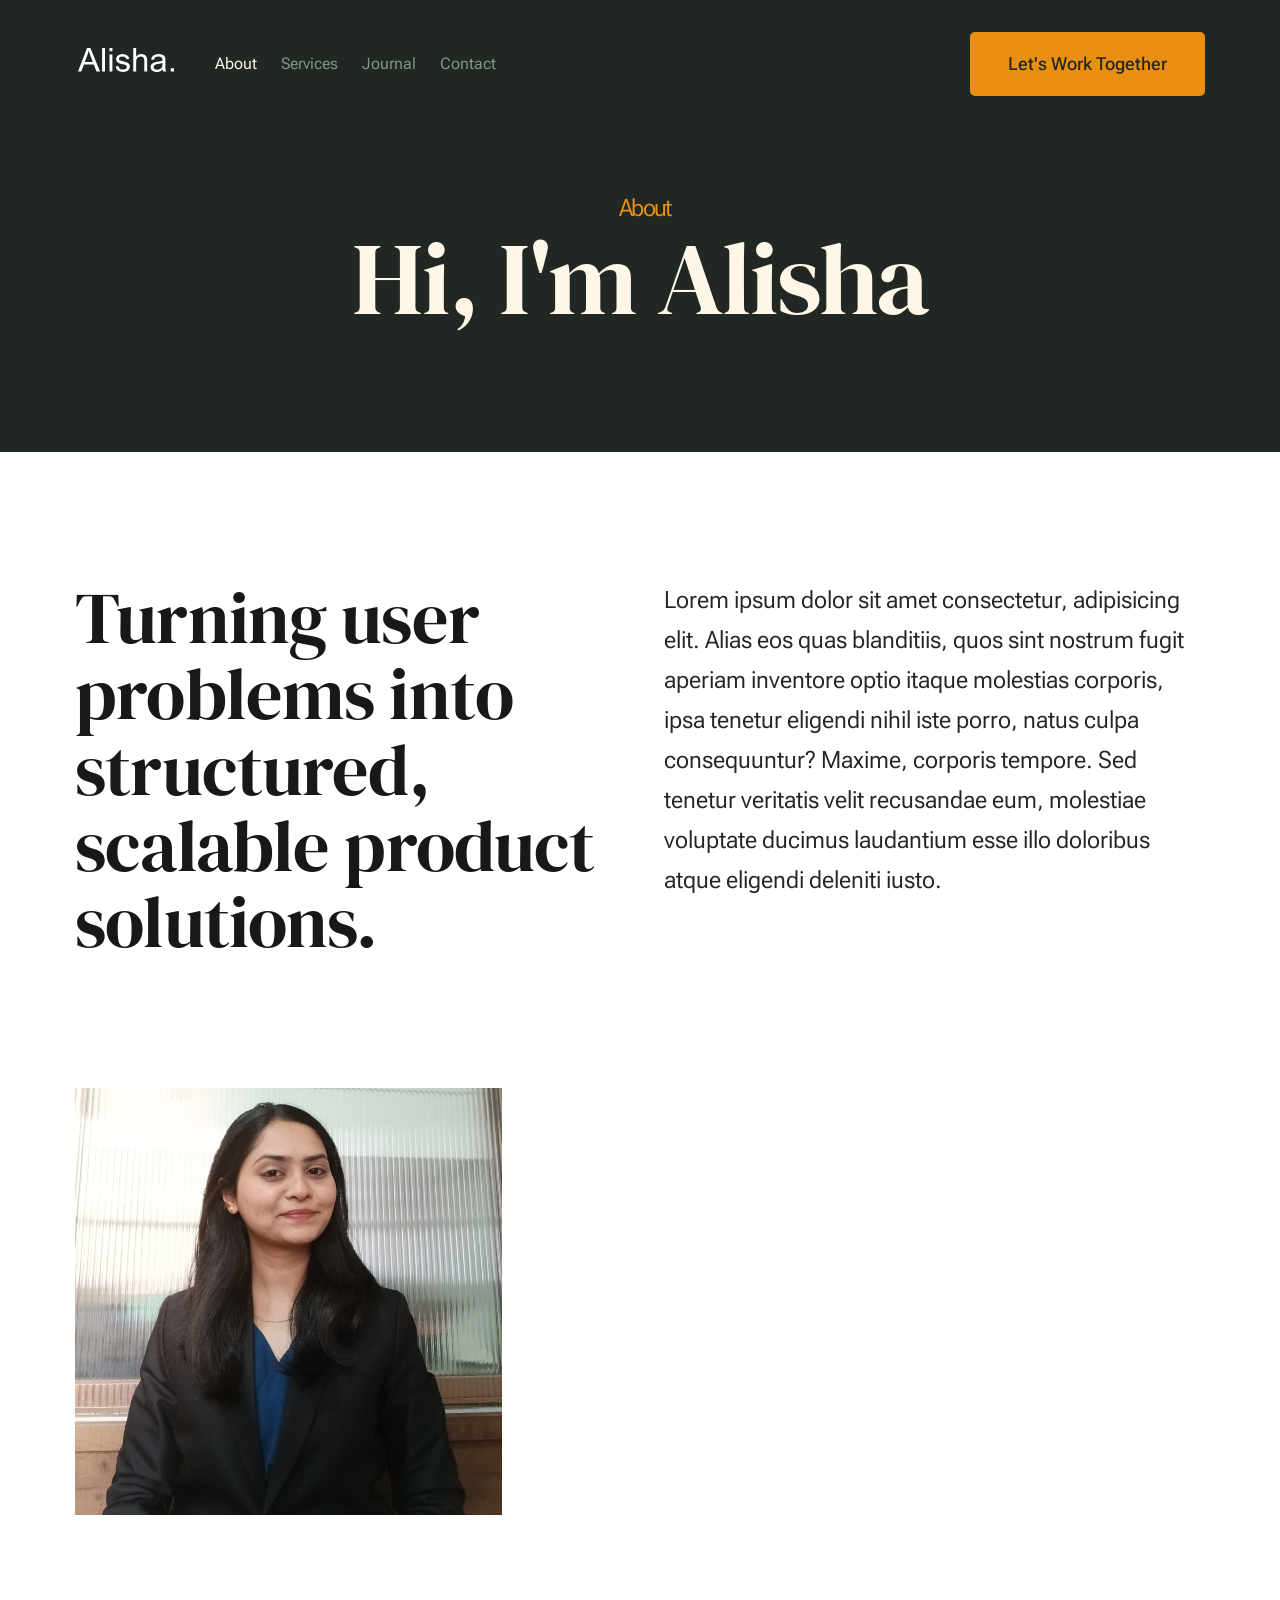
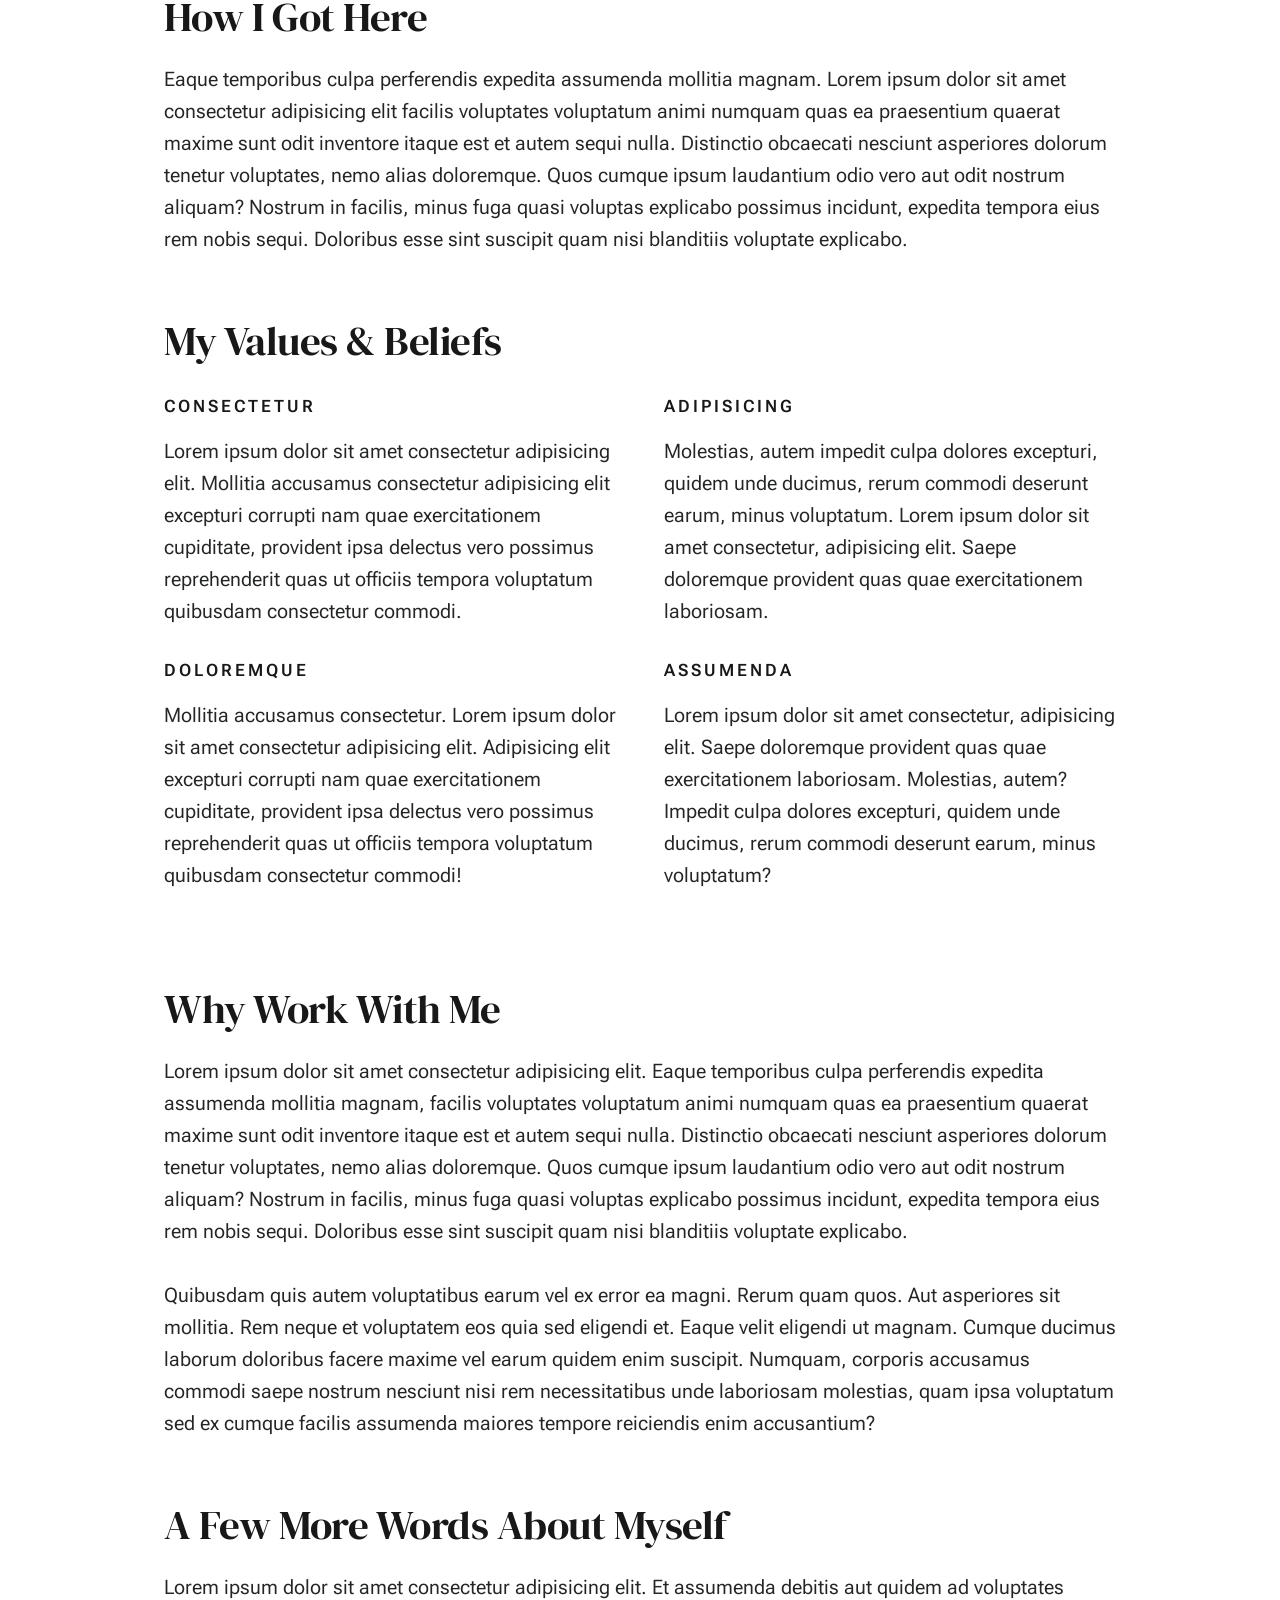
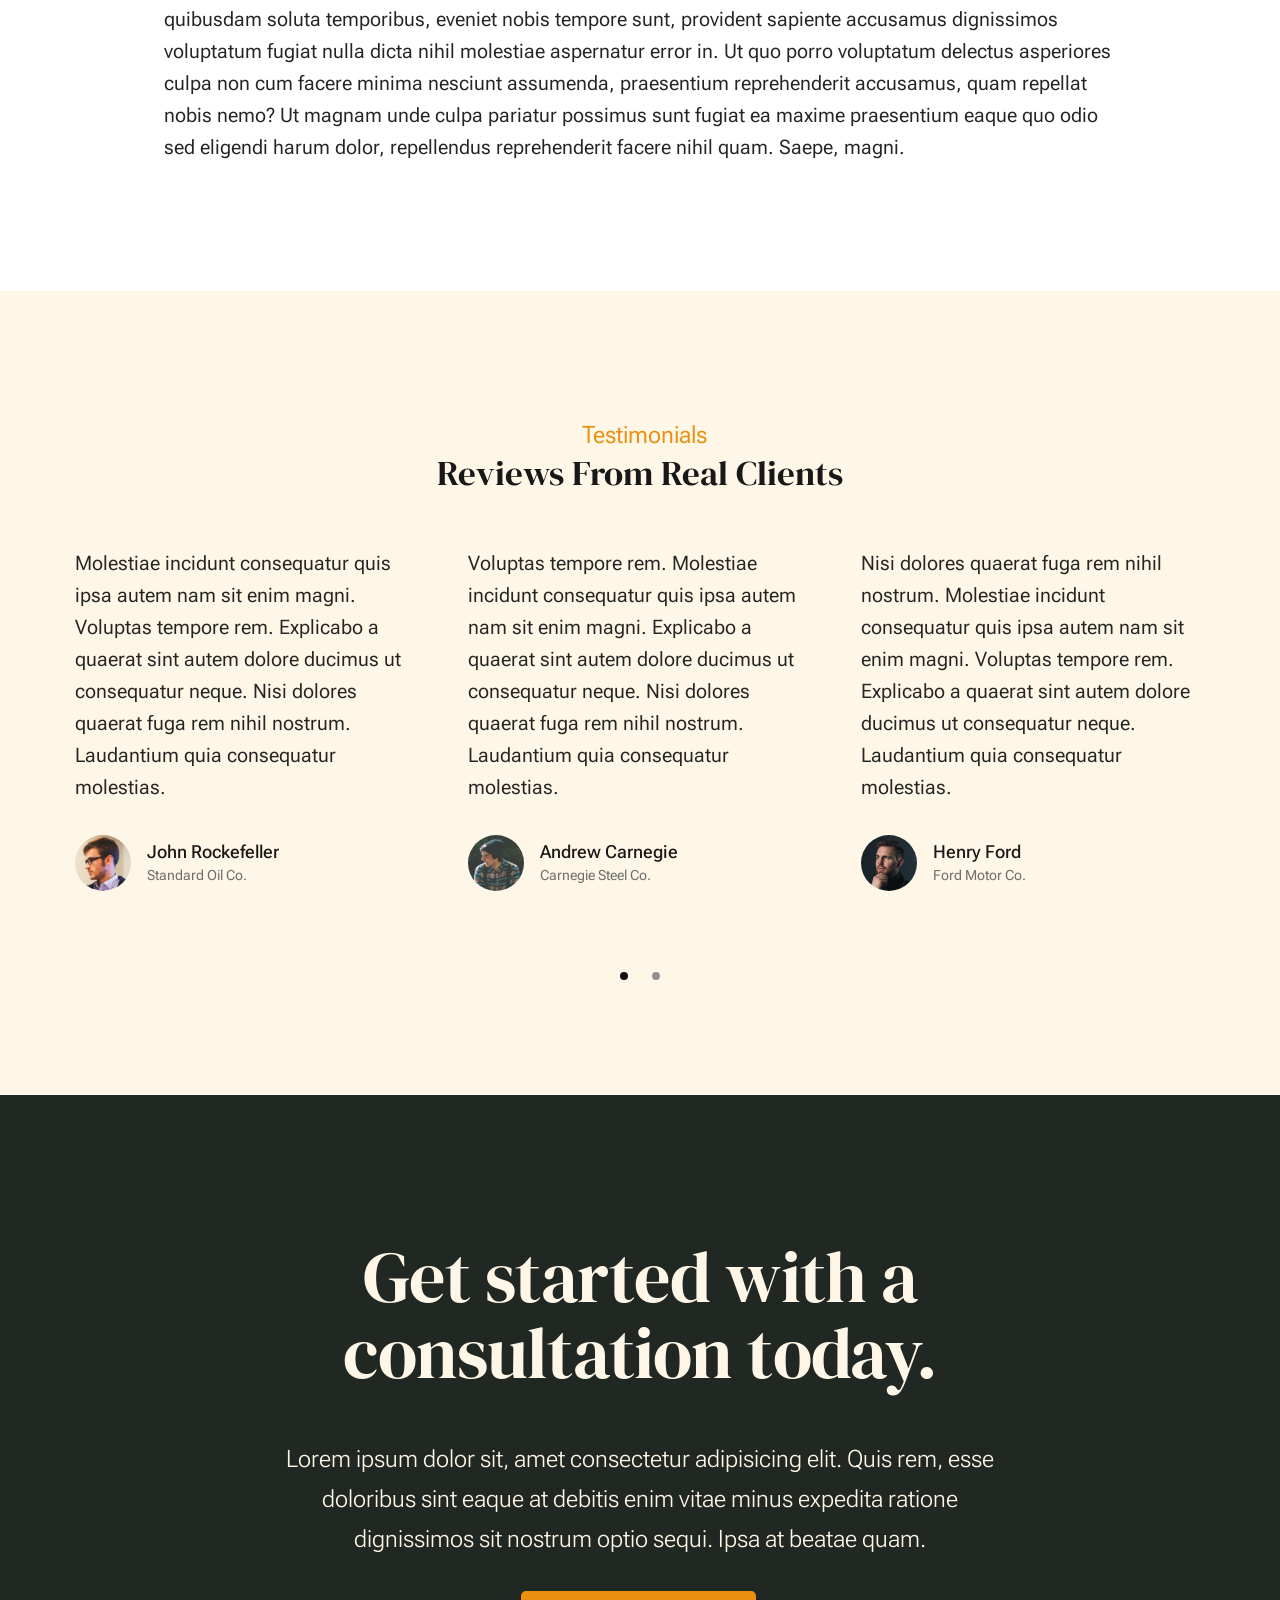
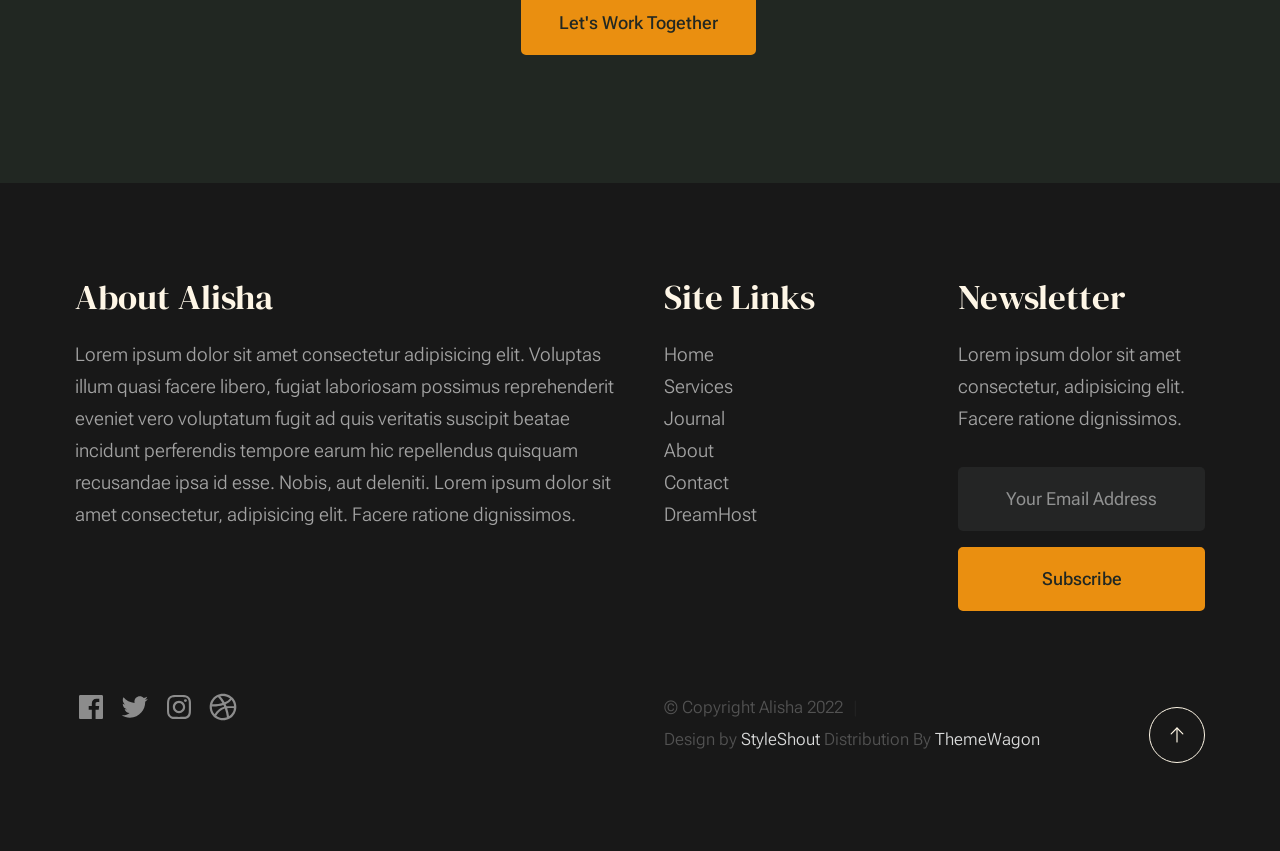
<file: about.html>
<!DOCTYPE html>
<html lang="en" class="no-js" >
<head>

    <!--- basic page needs
    ================================================== -->
    <meta charset="utf-8">
    <meta name="viewport" content="width=device-width, initial-scale=1">
    <title>About - Alisha</title>

    <script>
        document.documentElement.classList.remove('no-js');
        document.documentElement.classList.add('js');
    </script>

    <!-- CSS
    ================================================== -->
    <link rel="stylesheet" href="css/vendor.css">
    <link rel="stylesheet" href="css/styles.css">

    <!-- favicons
    ================================================== -->
    <link rel="apple-touch-icon" sizes="180x180" href="apple-touch-icon.png">
    <link rel="icon" type="image/png" sizes="32x32" href="favicon-32x32.png">
    <link rel="icon" type="image/png" sizes="16x16" href="favicon-16x16.png">
    <link rel="manifest" href="site.webmanifest">

</head>


<body id="top">


    <!-- preloader
    ================================================== -->
    <div id="preloader">
        <div id="loader" class="dots-fade">
            <div></div>
            <div></div>
            <div></div>
        </div>
    </div>


    <!-- page wrap
    ================================================== -->
    <div id="page" class="s-pagewrap">


        <!-- # site header 
        ================================================== -->
        <header class="s-header">

            <div class="row s-header__inner width-sixteen-col">

                <div class="s-header__block">
                    <div class="s-header__logo">
                        <a class="logo" href="index.html">
                            <img src="images/logo.svg" alt="Homepage">
                        </a>
                    </div>

                    <a class="s-header__menu-toggle" href="#0"><span>Menu</span></a>
                </div> <!-- end s-header__block -->

                <nav class="s-header__nav">
    
                    <ul class="s-header__menu-links">
                        <li class="current"><a href="about.html">About</a></li>
                        <li><a href="services.html">Services</a></li>
                        <li><a href="blog.html">Journal</a></li>
                        <li><a href="contact.html">Contact</a></li>
                    </ul> <!-- s-header__menu-links -->

                    <div class="s-header__contact">
                        <a href="contact.html" class="btn btn--primary s-header__contact-btn">Let's Work Together</a>                        
                    </div> <!-- s-header__contact -->
    
                </nav> <!-- end s-header__nav -->

            </div> <!-- end s-header__inner -->

        </header> <!-- end s-header -->


        <!-- # site main content
        ================================================== -->
        <section id="content" class="s-content">

               <section class="s-pageheader pageheader">
                    <div class="row">
                        <div class="column xl-12">
                            <h1 class="page-title">
                                <span class="page-title__small-type text-pretitle">About</span>
                                Hi, I'm Alisha
                            </h1>
                            
                        </div>
                    </div>
               </section> <!-- end pageheader --> 

               <section class="s-pagecontent pagecontent">

                    <div class="row pageintro">
                        <div class="column xl-6 lg-12">
                            <h2 class="text-display-title">Turning user problems into structured, scalable product solutions.</h2>
                        </div>
                        <div class="column xl-6 lg-12 u-flexitem-x-right">
                            <p class="lead">
                            Lorem ipsum dolor sit amet consectetur, adipisicing elit. Alias eos quas blanditiis, quos sint nostrum fugit aperiam 
                            inventore optio itaque molestias corporis, ipsa tenetur eligendi nihil iste porro, natus culpa consequuntur? Maxime, 
                            corporis tempore. Sed tenetur veritatis velit recusandae eum, molestiae voluptate ducimus laudantium esse illo 
                            doloribus atque eligendi deleniti iusto. 
                            </p>
                        </div>                       
                    </div> <!-- end pageintro -->   
                    
                    <div class="row pagemedia">
                        <d class="column xl-12">
                            <figure class="page-media">                                
                                <img src="images/thumbs/about/about-1200.jpg" 
                                     srcset="images/thumbs/about/about-2400.jpg 2400w, 
                                             images/thumbs/about/about-1200.jpg 1200w, 
                                             images/thumbs/about/about-600.jpg 600w" sizes="(max-width: 2400px) 100vw, 2400px" alt="">
                            </figure>
                        </d>
                    </div> <!-- end pagemedia -->

                    <div class="row width-narrower pagemain">
                        <div class="column xl-12"> 

                            <h2>How I Got Here</h2>
                            <p>
                            Eaque temporibus culpa perferendis expedita assumenda mollitia magnam. Lorem ipsum dolor sit amet consectetur adipisicing elit
                            facilis voluptates voluptatum animi numquam quas ea praesentium quaerat maxime sunt odit inventore itaque est et autem sequi nulla. 
                            Distinctio obcaecati nesciunt asperiores dolorum tenetur voluptates, nemo alias doloremque. Quos cumque ipsum laudantium odio vero 
                            aut odit nostrum aliquam? Nostrum in facilis, minus fuga quasi voluptas explicabo possimus incidunt, expedita tempora eius rem nobis sequi. 
                            Doloribus esse sint suscipit quam nisi blanditiis voluptate explicabo.
                            </p>

                            <h2 class="u-add-bottom">My Values & Beliefs</h2>

                            <div class="grid-list-items list-items">
                                <div class="grid-list-items__item list-items__item u-remove-bottom">
                                    <div class="list-items__item-header">
                                        <h6 class="list-items__item-small-title">Consectetur</h6>
                                    </div>
                                    <p>
                                    Lorem ipsum dolor sit amet consectetur adipisicing elit. Mollitia accusamus consectetur adipisicing elit excepturi corrupti 
                                    nam quae exercitationem cupiditate, provident ipsa delectus vero possimus reprehenderit quas ut officiis tempora voluptatum 
                                    quibusdam consectetur commodi.
                                    </p>
                                </div>
                                <div class="grid-list-items__item list-items__item u-remove-bottom">
                                    <div class="list-items__item-header">
                                        <h6 class="list-items__item-small-title">Adipisicing</h6>
                                    </div>
                                    <p> 
                                    Molestias, autem impedit culpa dolores excepturi, quidem unde ducimus, rerum commodi deserunt earum, minus voluptatum.
                                    Lorem ipsum dolor sit amet consectetur, adipisicing elit. Saepe doloremque provident quas quae exercitationem laboriosam.
                                    </p>
                                </div>
                                <div class="grid-list-items__item list-items__item u-remove-bottom">
                                    <div class="list-items__item-header">
                                        <h6 class="list-items__item-small-title">Doloremque</h6>
                                    </div>
                                    <p>
                                    Mollitia accusamus consectetur. Lorem ipsum dolor sit amet consectetur adipisicing elit. Adipisicing elit excepturi corrupti 
                                    nam quae exercitationem cupiditate, provident ipsa delectus vero possimus reprehenderit quas ut officiis tempora voluptatum 
                                    quibusdam consectetur commodi!
                                    </p>
                                </div>
                                <div class="grid-list-items__item list-items__item u-remove-bottom">
                                    <div class="list-items__item-header">
                                        <h6 class="list-items__item-small-title">Assumenda</h6>
                                    </div>
                                    <p>
                                    Lorem ipsum dolor sit amet consectetur, adipisicing elit. Saepe doloremque provident quas quae exercitationem laboriosam. 
                                    Molestias, autem? Impedit culpa dolores excepturi, quidem unde ducimus, rerum commodi deserunt earum, minus voluptatum?
                                    </p>
                                </div>
                            </div> <!--grid-list-items -->

                            <h2>Why Work With Me</h2>
                            <p>
                            Lorem ipsum dolor sit amet consectetur adipisicing elit. Eaque temporibus culpa perferendis expedita assumenda mollitia magnam, 
                            facilis voluptates voluptatum animi numquam quas ea praesentium quaerat maxime sunt odit inventore itaque est et autem sequi nulla. 
                            Distinctio obcaecati nesciunt asperiores dolorum tenetur voluptates, nemo alias doloremque. Quos cumque ipsum laudantium odio vero aut 
                            odit nostrum aliquam? Nostrum in facilis, minus fuga quasi voluptas explicabo possimus incidunt, expedita tempora eius rem nobis sequi. 
                            Doloribus esse sint suscipit quam nisi blanditiis voluptate explicabo.
                            </p>

                            <p>
                            Quibusdam quis autem voluptatibus earum vel ex error ea magni. Rerum quam quos. Aut asperiores sit mollitia. Rem neque et voluptatem 
                            eos quia sed eligendi et. Eaque velit eligendi ut magnam. Cumque ducimus laborum doloribus facere maxime vel earum quidem enim suscipit. 
                            Numquam, corporis accusamus commodi saepe nostrum nesciunt nisi rem necessitatibus unde laboriosam molestias, quam ipsa voluptatum sed 
                            ex cumque facilis assumenda maiores tempore reiciendis enim accusantium?
                            </p>                   

                            <h2>A Few More Words About Myself</h2>
                            <p>
                            Lorem ipsum dolor sit amet consectetur adipisicing elit. Et assumenda debitis aut quidem ad voluptates quibusdam soluta temporibus, 
                            eveniet nobis tempore sunt, provident sapiente accusamus dignissimos voluptatum fugiat nulla dicta nihil molestiae aspernatur error in. 
                            Ut quo porro voluptatum delectus asperiores culpa non cum facere minima nesciunt assumenda, praesentium reprehenderit accusamus, quam 
                            repellat nobis nemo? Ut magnam unde culpa pariatur possimus sunt fugiat ea maxime praesentium eaque quo odio sed eligendi harum dolor, 
                            repellendus reprehenderit facere nihil quam. Saepe, magni.
                            </p>

                        </div> <!-- end grid-block-->
                    </div> <!-- end pagemain -->

               </section> <!-- pagecontent -->

               <section class="s-testimonials">

                    <div class="s-testimonials__header row row-x-center text-center">
                        <div class="column xl-8 lg-12">
        
                            <p class="text-pretitle">
                            Testimonials
                            </p>
                            <h3>
                            Reviews From Real Clients
                            </h3>                        
        
                        </div>
                    </div> <!--end s-testimonials__header -->

                    <div class="row s-testimonials__content">
                        <div class="column xl-12 testimonials">

                            <div class="swiper-container testimonials__slider page-slider">

                                <div class="swiper-wrapper">
                                    <div class="testimonials__slide swiper-slide">
                                        <p>
                                        Molestiae incidunt consequatur quis ipsa autem nam sit enim magni. Voluptas tempore rem. 
                                        Explicabo a quaerat sint autem dolore ducimus ut consequatur neque. Nisi dolores quaerat fuga rem nihil nostrum.
                                        Laudantium quia consequatur molestias.
                                        </p>
                                        <div class="testimonials__author">
                                            <img src="images/avatars/user-01.jpg" alt="Author image" class="testimonials__avatar">
                                            <cite class="testimonials__cite">
                                                <strong>John Rockefeller</strong>
                                                <span>Standard Oil Co.</span>
                                            </cite>
                                        </div>
                                    </div>
                                    <div class="testimonials__slide swiper-slide">
                                        <p>
                                        Voluptas tempore rem. Molestiae incidunt consequatur quis ipsa autem nam sit enim magni. 
                                        Explicabo a quaerat sint autem dolore ducimus ut consequatur neque. Nisi dolores quaerat fuga rem nihil nostrum.
                                        Laudantium quia consequatur molestias.
                                        </p>
                                        <div class="testimonials__author">
                                            <img src="images/avatars/user-04.jpg" alt="Author image" class="testimonials__avatar">
                                            <cite class="testimonials__cite">
                                                <strong>Andrew Carnegie</strong>
                                                <span>Carnegie Steel Co.</span>
                                            </cite>
                                        </div>
                                    </div>
                                    <div class="testimonials__slide swiper-slide">
                                        <p>
                                        Nisi dolores quaerat fuga rem nihil nostrum. Molestiae incidunt consequatur quis ipsa autem nam sit enim magni. 
                                        Voluptas tempore rem. Explicabo a quaerat sint autem dolore ducimus ut consequatur neque. 
                                        Laudantium quia consequatur molestias.
                                        </p>
                                        <div class="testimonials__author">
                                            <img src="images/avatars/user-06.jpg" alt="Author image" class="testimonials__avatar">
                                            <cite class="testimonials__cite">
                                                <strong>Henry Ford</strong>
                                                <span>Ford Motor Co.</span>
                                            </cite>
                                        </div>
                                    </div>
                                    <div class="testimonials__slide swiper-slide">
                                        <p>
                                        Molestiae incidunt consequatur quis ipsa autem nam sit enim magni. Voluptas tempore rem. 
                                        Explicabo a quaerat sint autem dolore ducimus ut consequatur neque. Nisi dolores quaerat fuga rem nihil nostrum.
                                        Laudantium quia consequatur molestias.
                                        </p>
                                        <div class="testimonials__author">
                                            <img src="images/avatars/user-02.jpg" alt="Author image" class="testimonials__avatar">
                                            <cite class="testimonials__cite">
                                                <strong>John Morgan</strong>
                                                <span>JP Morgan & Co.</span>
                                            </cite>
                                        </div>
                                    </div> 
                                </div> <!-- end swiper-wrapper --> 

                                <div class="swiper-pagination"></div>

                            </div> <!--end testimonials__slider --> 

                        </div> <!-- testimonials -->
                    </div> <!--end s-testimonials__content -->

               </section> <!-- end s-testimonials -->

        </section> <!-- s-content-->

        <!-- # cta
        ================================================== -->
        <section id="cta" class="s-cta">

            <div class="row row-x-center text-center">
                <div class="column xl-8 lg-12">

                    <div class="s-cta__content">
                        <h2 class="text-display-title">
                        Get started with a consultation today.
                        </h2>
                        <p class="lead">
                        Lorem ipsum dolor sit, amet consectetur adipisicing elit. Quis rem, esse doloribus sint eaque at debitis enim vitae minus expedita ratione dignissimos sit nostrum optio sequi. Ipsa at beatae quam.
                        </p>
                        <a href="contact.html" class="btn btn--primary">Let's Work Together</a>
                    </div>

                </div>
            </div>

        </section> <!-- end s-cta -->


        <!-- # footer 
        ================================================== -->
        <footer class="s-footer">
            <div class="row s-footer__content">
                <div class="column xl-6 lg-6 md-12 s-footer__block s-footer__about">                    
                    <h3>About Alisha</h3>
                    <p>
                    Lorem ipsum dolor sit amet consectetur adipisicing elit. Voluptas illum quasi facere libero, 
                    fugiat laboriosam possimus reprehenderit eveniet vero voluptatum fugit ad quis veritatis suscipit beatae 
                    incidunt perferendis tempore earum hic repellendus quisquam recusandae ipsa id esse. Nobis, aut deleniti.
                    Lorem ipsum dolor sit amet consectetur, adipisicing elit. Facere ratione dignissimos.
                    </p>               
                </div>                
                <div class="column xl-3 lg-6 md-12 s-footer__block s-footer__site-links">
                    <h3>Site Links</h3>
                    <ul class="link-list">
                        <li><a href="index.html">Home</a></li>
                        <li><a href="services.html">Services</a></li>
                        <li><a href="blog.html">Journal</a></li>
                        <li><a href="about.html">About</a></li>
                        <li><a href="contact.html">Contact</a></li>
                        <li><a href="https://www.dreamhost.com/r.cgi?287326">DreamHost</a></li>
                    </ul>
                </div>
                <div class="column xl-3 lg-6 md-12 tab-12 s-footer__block s-footer__newsletter">
                    <h3>Newsletter</h3>

                    <p>
                    Lorem ipsum dolor sit amet consectetur, adipisicing elit. Facere ratione dignissimos.
                    </p>

                    <div class="subscribe-form">
                        <form id="mc-form" class="mc-form">
                            <input type="email" name="EMAIL" id="mce-EMAIL" class="u-fullwidth text-center" placeholder="Your Email Address" title="The domain portion of the email address is invalid (the portion after the @)." pattern="^([^\x00-\x20\x22\x28\x29\x2c\x2e\x3a-\x3c\x3e\x40\x5b-\x5d\x7f-\xff]+|\x22([^\x0d\x22\x5c\x80-\xff]|\x5c[\x00-\x7f])*\x22)(\x2e([^\x00-\x20\x22\x28\x29\x2c\x2e\x3a-\x3c\x3e\x40\x5b-\x5d\x7f-\xff]+|\x22([^\x0d\x22\x5c\x80-\xff]|\x5c[\x00-\x7f])*\x22))*\x40([^\x00-\x20\x22\x28\x29\x2c\x2e\x3a-\x3c\x3e\x40\x5b-\x5d\x7f-\xff]+|\x5b([^\x0d\x5b-\x5d\x80-\xff]|\x5c[\x00-\x7f])*\x5d)(\x2e([^\x00-\x20\x22\x28\x29\x2c\x2e\x3a-\x3c\x3e\x40\x5b-\x5d\x7f-\xff]+|\x5b([^\x0d\x5b-\x5d\x80-\xff]|\x5c[\x00-\x7f])*\x5d))*(\.\w{2,})+$" required>
                            <input type="submit" name="subscribe" value="Subscribe" class="btn btn--primary btn--small u-fullwidth">
                            <!-- <div style="position: absolute; left: -5000px;" aria-hidden="true"><input type="text" name="b_cdb7b577e41181934ed6a6a44_9a91cfe7b3" tabindex="-1" value=""></div> -->
                            <div class="mc-status"></div>
                        </form>
                    </div>
                </div>
            </div>    
            
            <div class="row s-footer__bottom">
                <div class="column xl-6 lg-12">
                    <ul class="s-footer__social social-list">
                        <li>
                            <a href="#0">
                                <svg xmlns="http://www.w3.org/2000/svg" width="24" height="24" viewBox="0 0 24 24" style="fill:rgba(0, 0, 0, 1);transform:;-ms-filter:"><path d="M20,3H4C3.447,3,3,3.448,3,4v16c0,0.552,0.447,1,1,1h8.615v-6.96h-2.338v-2.725h2.338v-2c0-2.325,1.42-3.592,3.5-3.592 c0.699-0.002,1.399,0.034,2.095,0.107v2.42h-1.435c-1.128,0-1.348,0.538-1.348,1.325v1.735h2.697l-0.35,2.725h-2.348V21H20 c0.553,0,1-0.448,1-1V4C21,3.448,20.553,3,20,3z"></path></svg>
                                <span class="u-screen-reader-text">Facebook</span>
                            </a>
                        </li>
                        <li>
                            <a href="#0">
                                <svg xmlns="http://www.w3.org/2000/svg" width="24" height="24" viewBox="0 0 24 24" style="fill:rgba(0, 0, 0, 1);transform:;-ms-filter:"><path d="M19.633,7.997c0.013,0.175,0.013,0.349,0.013,0.523c0,5.325-4.053,11.461-11.46,11.461c-2.282,0-4.402-0.661-6.186-1.809 c0.324,0.037,0.636,0.05,0.973,0.05c1.883,0,3.616-0.636,5.001-1.721c-1.771-0.037-3.255-1.197-3.767-2.793 c0.249,0.037,0.499,0.062,0.761,0.062c0.361,0,0.724-0.05,1.061-0.137c-1.847-0.374-3.23-1.995-3.23-3.953v-0.05 c0.537,0.299,1.16,0.486,1.82,0.511C3.534,9.419,2.823,8.184,2.823,6.787c0-0.748,0.199-1.434,0.548-2.032 c1.983,2.443,4.964,4.04,8.306,4.215c-0.062-0.3-0.1-0.611-0.1-0.923c0-2.22,1.796-4.028,4.028-4.028 c1.16,0,2.207,0.486,2.943,1.272c0.91-0.175,1.782-0.512,2.556-0.973c-0.299,0.935-0.936,1.721-1.771,2.22 c0.811-0.088,1.597-0.312,2.319-0.624C21.104,6.712,20.419,7.423,19.633,7.997z"></path></svg>
                                <span class="u-screen-reader-text">Twitter</span>
                            </a>
                        </li>
                        <li>
                            <a href="#0">
                                <svg xmlns="http://www.w3.org/2000/svg" width="24" height="24" viewBox="0 0 24 24" style="fill:rgba(0, 0, 0, 1);transform:;-ms-filter:"><path d="M11.999,7.377c-2.554,0-4.623,2.07-4.623,4.623c0,2.554,2.069,4.624,4.623,4.624c2.552,0,4.623-2.07,4.623-4.624 C16.622,9.447,14.551,7.377,11.999,7.377L11.999,7.377z M11.999,15.004c-1.659,0-3.004-1.345-3.004-3.003 c0-1.659,1.345-3.003,3.004-3.003s3.002,1.344,3.002,3.003C15.001,13.659,13.658,15.004,11.999,15.004L11.999,15.004z"></path><circle cx="16.806" cy="7.207" r="1.078"></circle><path d="M20.533,6.111c-0.469-1.209-1.424-2.165-2.633-2.632c-0.699-0.263-1.438-0.404-2.186-0.42 c-0.963-0.042-1.268-0.054-3.71-0.054s-2.755,0-3.71,0.054C7.548,3.074,6.809,3.215,6.11,3.479C4.9,3.946,3.945,4.902,3.477,6.111 c-0.263,0.7-0.404,1.438-0.419,2.186c-0.043,0.962-0.056,1.267-0.056,3.71c0,2.442,0,2.753,0.056,3.71 c0.015,0.748,0.156,1.486,0.419,2.187c0.469,1.208,1.424,2.164,2.634,2.632c0.696,0.272,1.435,0.426,2.185,0.45 c0.963,0.042,1.268,0.055,3.71,0.055s2.755,0,3.71-0.055c0.747-0.015,1.486-0.157,2.186-0.419c1.209-0.469,2.164-1.424,2.633-2.633 c0.263-0.7,0.404-1.438,0.419-2.186c0.043-0.962,0.056-1.267,0.056-3.71s0-2.753-0.056-3.71C20.941,7.57,20.801,6.819,20.533,6.111z M19.315,15.643c-0.007,0.576-0.111,1.147-0.311,1.688c-0.305,0.787-0.926,1.409-1.712,1.711c-0.535,0.199-1.099,0.303-1.67,0.311 c-0.95,0.044-1.218,0.055-3.654,0.055c-2.438,0-2.687,0-3.655-0.055c-0.569-0.007-1.135-0.112-1.669-0.311 c-0.789-0.301-1.414-0.923-1.719-1.711c-0.196-0.534-0.302-1.099-0.311-1.669c-0.043-0.95-0.053-1.218-0.053-3.654 c0-2.437,0-2.686,0.053-3.655c0.007-0.576,0.111-1.146,0.311-1.687c0.305-0.789,0.93-1.41,1.719-1.712 c0.534-0.198,1.1-0.303,1.669-0.311c0.951-0.043,1.218-0.055,3.655-0.055c2.437,0,2.687,0,3.654,0.055 c0.571,0.007,1.135,0.112,1.67,0.311c0.786,0.303,1.407,0.925,1.712,1.712c0.196,0.534,0.302,1.099,0.311,1.669 c0.043,0.951,0.054,1.218,0.054,3.655c0,2.436,0,2.698-0.043,3.654H19.315z"></path></svg>
                                <span class="u-screen-reader-text">Instagram</span>
                            </a>
                        </li>
                        <li>
                            <a href="#0">
                                <svg xmlns="http://www.w3.org/2000/svg" width="24" height="24" viewBox="0 0 24 24" style="fill: rgba(0, 0, 0, 1);transform: ;msFilter:;"><path d="M20.66 6.98a9.932 9.932 0 0 0-3.641-3.64C15.486 2.447 13.813 2 12 2s-3.486.447-5.02 1.34c-1.533.893-2.747 2.107-3.64 3.64S2 10.187 2 12s.446 3.487 1.34 5.02a9.924 9.924 0 0 0 3.641 3.64C8.514 21.553 10.187 22 12 22s3.486-.447 5.02-1.34a9.932 9.932 0 0 0 3.641-3.64C21.554 15.487 22 13.813 22 12s-.446-3.487-1.34-5.02zM12 3.66c2 0 3.772.64 5.32 1.919-.92 1.174-2.286 2.14-4.1 2.9-1.002-1.813-2.088-3.327-3.261-4.54A7.715 7.715 0 0 1 12 3.66zM5.51 6.8a8.116 8.116 0 0 1 2.711-2.22c1.212 1.201 2.325 2.7 3.34 4.5-2 .6-4.114.9-6.341.9-.573 0-1.006-.013-1.3-.04A8.549 8.549 0 0 1 5.51 6.8zM3.66 12c0-.054.003-.12.01-.2.007-.08.01-.146.01-.2.254.014.641.02 1.161.02 2.666 0 5.146-.367 7.439-1.1.187.373.381.793.58 1.26-1.32.293-2.674 1.006-4.061 2.14S6.4 16.247 5.76 17.5c-1.4-1.587-2.1-3.42-2.1-5.5zM12 20.34c-1.894 0-3.594-.587-5.101-1.759.601-1.187 1.524-2.322 2.771-3.401 1.246-1.08 2.483-1.753 3.71-2.02a29.441 29.441 0 0 1 1.56 6.62 8.166 8.166 0 0 1-2.94.56zm7.08-3.96a8.351 8.351 0 0 1-2.58 2.621c-.24-2.08-.7-4.107-1.379-6.081.932-.066 1.765-.1 2.5-.1.799 0 1.686.034 2.659.1a8.098 8.098 0 0 1-1.2 3.46zm-1.24-5c-1.16 0-2.233.047-3.22.14a27.053 27.053 0 0 0-.68-1.62c2.066-.906 3.532-2.006 4.399-3.3 1.2 1.414 1.854 3.027 1.96 4.84-.812-.04-1.632-.06-2.459-.06z"></path></svg>
                                <span class="u-screen-reader-text">Dribbble</span>
                            </a>
                        </li>
                    </ul> <!-- end s-footer__social -->
                </div>
                <div class="column xl-6 lg-12">
                    <p class="ss-copyright">
                        <span>© Copyright Alisha 2022</span> 
                        <span>Design by <a href="https://www.styleshout.com/">StyleShout</a> Distribution By <a href="https://themewagon.com">ThemeWagon</a></span>
                    </p>
                </div>

                <div class="ss-go-top">
                    <a class="smoothscroll" title="Back to Top" href="#top">
                        <svg xmlns="http://www.w3.org/2000/svg" viewBox="0 0 24 24" width="36" height="36" fill="none" stroke="#ffffff" stroke-width="1" stroke-linecap="round" stroke-linejoin="round">&lt;!--!  Atomicons Free 1.00 by @atisalab License - https://atomicons.com/license/ (Icons: CC BY 4.0) Copyright 2021 Atomicons --&gt;<polyline points="17 11 12 6 7 11"></polyline><line x1="12" y1="18" x2="12" y2="6"></line></svg>
                    </a>
                </div> <!-- end ss-go-top -->
            </div>
            
        </footer> <!-- end s-footer -->

    </div> <!-- end page-wrap -->

    <!-- Java Script
    ================================================== -->
    <script src="js/plugins.js"></script>
    <script src="js/main.js"></script>

</body>
</html>
</file>
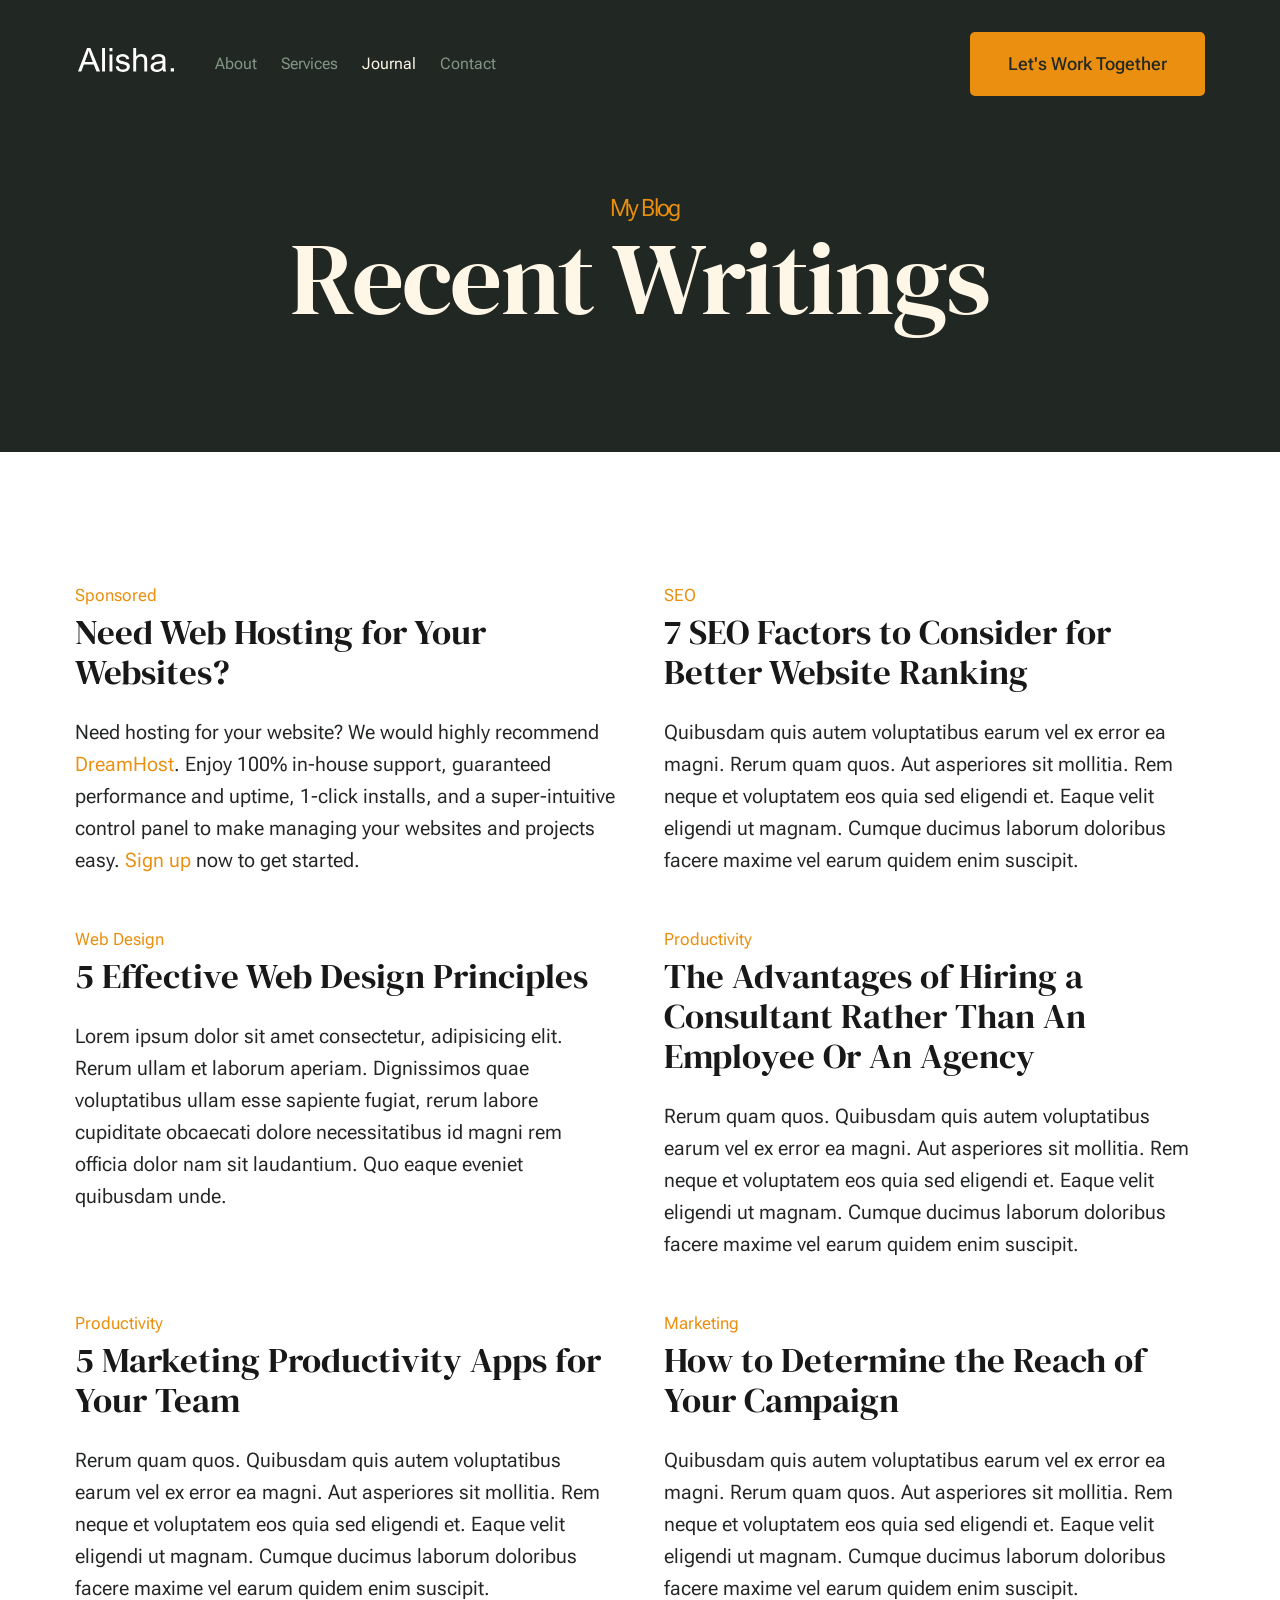
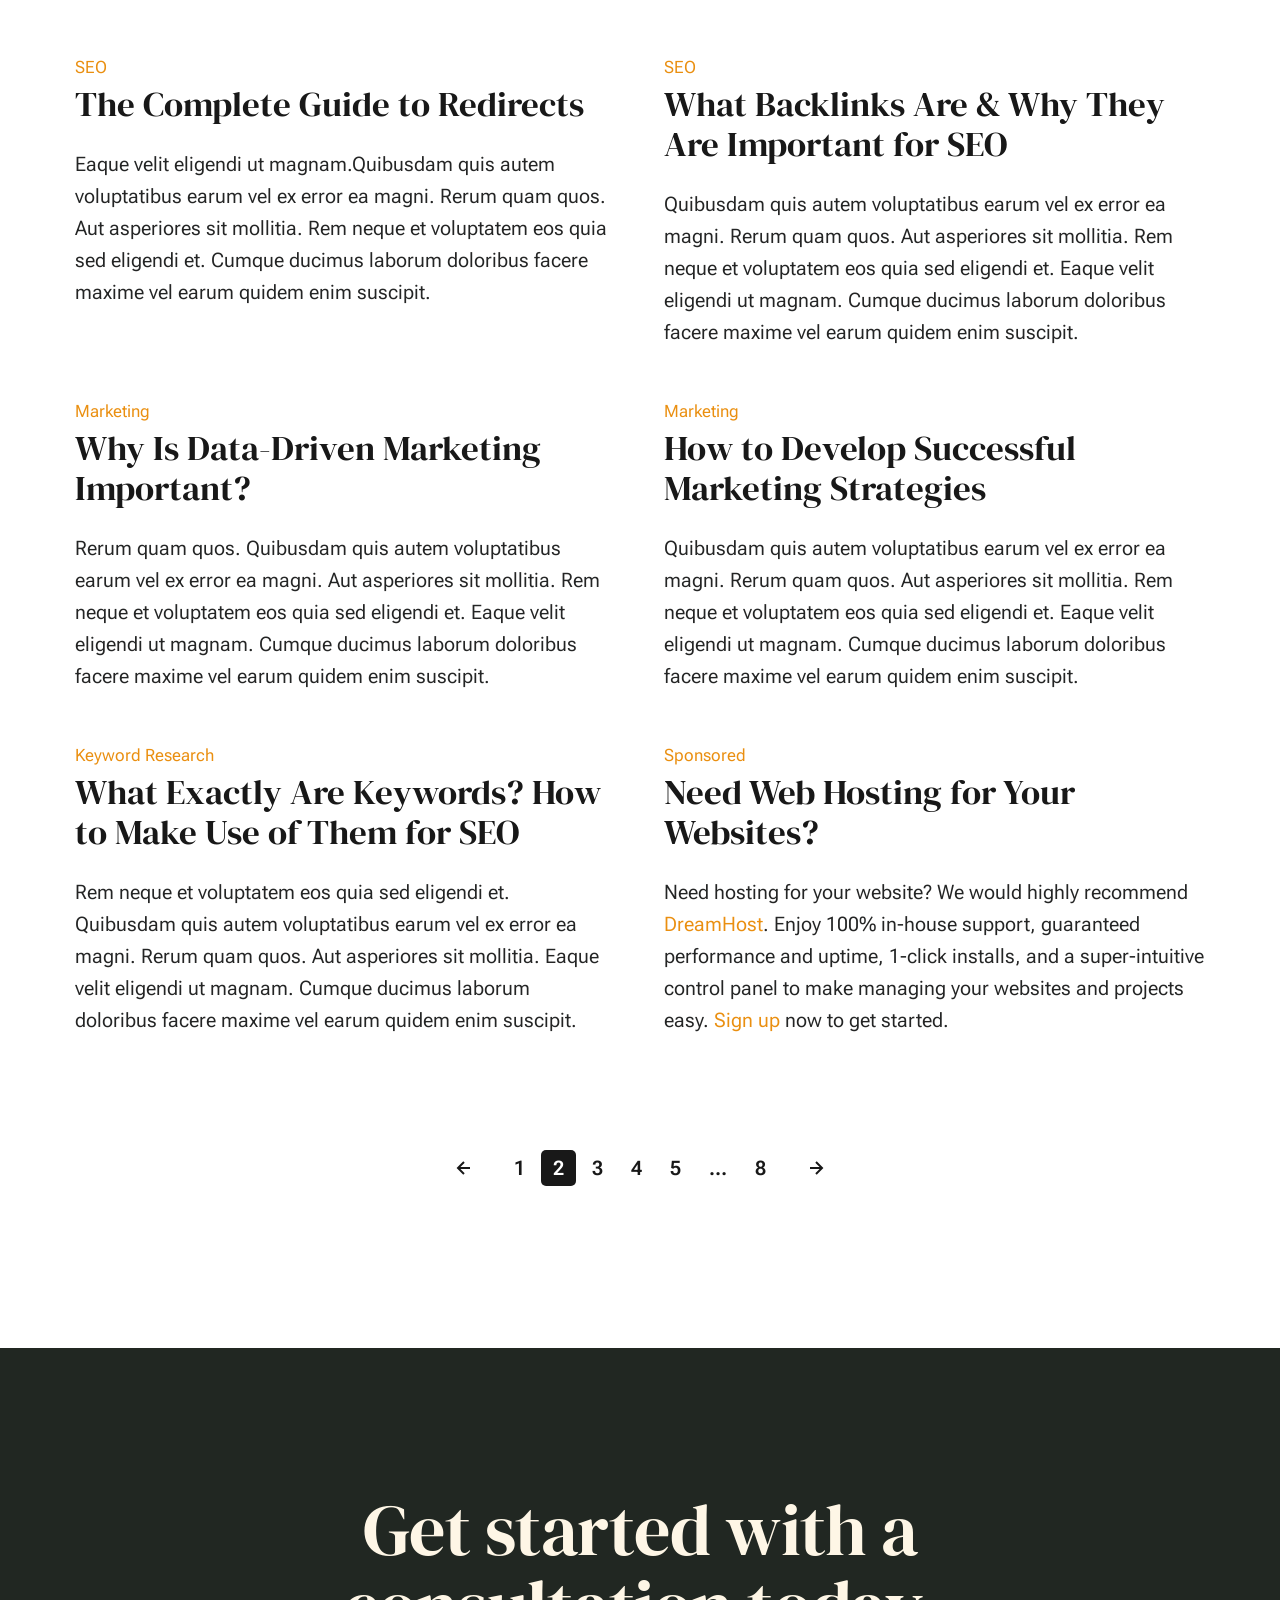
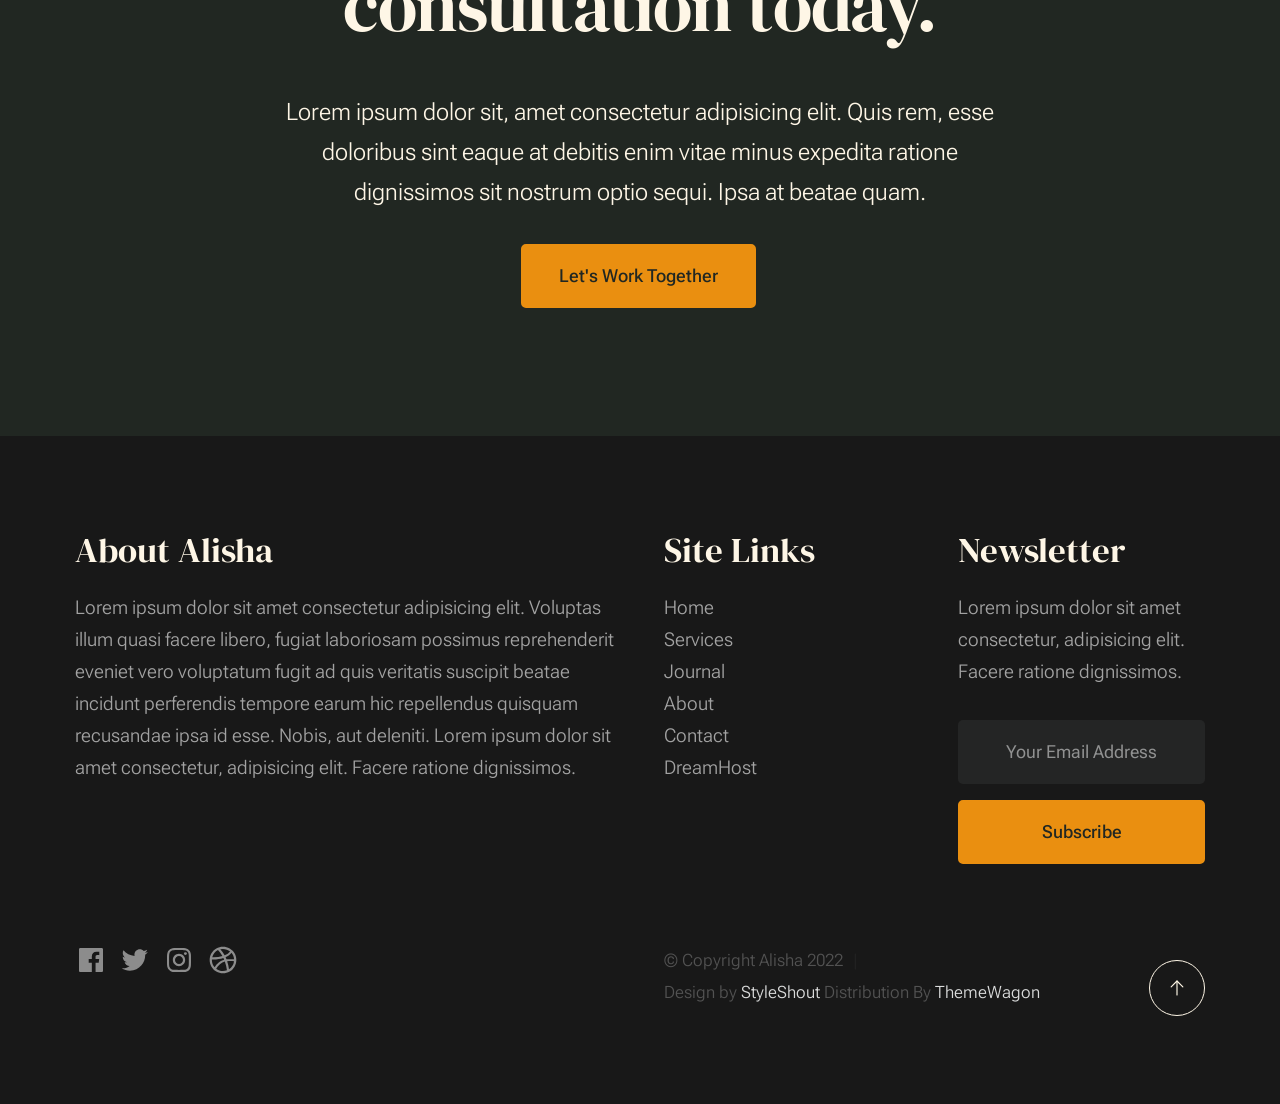
<file: blog.html>
<!DOCTYPE html>
<html lang="en" class="no-js" >
<head>

    <!--- basic page needs
    ================================================== -->
    <meta charset="utf-8">
    <meta name="viewport" content="width=device-width, initial-scale=1">
    <title>Blog - Alisha</title>

    <script>
        document.documentElement.classList.remove('no-js');
        document.documentElement.classList.add('js');
    </script>

    <!-- CSS
    ================================================== -->
    <link rel="stylesheet" href="css/vendor.css">
    <link rel="stylesheet" href="css/styles.css">

    <!-- favicons
    ================================================== -->
    <link rel="apple-touch-icon" sizes="180x180" href="apple-touch-icon.png">
    <link rel="icon" type="image/png" sizes="32x32" href="favicon-32x32.png">
    <link rel="icon" type="image/png" sizes="16x16" href="favicon-16x16.png">
    <link rel="manifest" href="site.webmanifest">

</head>


<body id="top">


    <!-- preloader
    ================================================== -->
    <div id="preloader">
        <div id="loader" class="dots-fade">
            <div></div>
            <div></div>
            <div></div>
        </div>
    </div>


    <!-- page wrap
    ================================================== -->
    <div id="page" class="s-pagewrap">

        <!-- # site header 
        ================================================== -->
        <header class="s-header">

            <div class="row s-header__inner width-sixteen-col">

                <div class="s-header__block">
                    <div class="s-header__logo">
                        <a class="logo" href="index.html">
                            <img src="images/logo.svg" alt="Homepage">
                        </a>
                    </div>

                    <a class="s-header__menu-toggle" href="#0"><span>Menu</span></a>
                </div> <!-- end s-header__block -->

                <nav class="s-header__nav">
    
                    <ul class="s-header__menu-links">
                        <li><a href="about.html">About</a></li>
                        <li><a href="services.html">Services</a></li>
                        <li class="current"><a href="blog.html">Journal</a></li>
                        <li><a href="contact.html">Contact</a></li>
                    </ul> <!-- s-header__menu-links -->

                    <div class="s-header__contact">
                        <a href="contact.html" class="btn btn--primary s-header__contact-btn">Let's Work Together</a>                        
                    </div> <!-- s-header__contact -->
    
                </nav> <!-- end s-header__nav -->

            </div> <!-- end s-header__inner -->

        </header> <!-- end s-header -->


        <!-- # site main content
        ================================================== -->
        <section id="content" class="s-content">

               <section class="s-pageheader pageheader">
                    <div class="row">
                        <div class="column xl-12">
                            <h1 class="page-title">
                                <span class="page-title__small-type text-pretitle">My Blog</span>
                                Recent Writings
                            </h1>
                        </div>
                    </div>
               </section>   

               <section class="s-pagecontent pagecontent">

                    <div class="row">
                        <div class="column xl-12 grid-block">          
        
                            <!-- <div class="grid-full">         -->
                                <div class="grid-full grid-list-items">

                                    <div class="grid-list-items__item blog-card">
                                        <div class="blog-card__header">
                                            <div class="blog-card__cat-links">
                                                <a href="blog.html">Sponsored</a>
                                            </div>
                                            <h3 class="blog-card__title"><a href="https://www.dreamhost.com/r.cgi?287326">Need Web Hosting for Your Websites?</a></h3>
                                        </div>
                                        <div class="blog-card__text">
                                            <p>
                                            Need hosting for your website? We would highly recommend <a href="https://www.dreamhost.com/r.cgi?287326">DreamHost</a>.
                                            Enjoy 100% in-house support, guaranteed performance and uptime, 1-click installs, and a super-intuitive control 
                                            panel to make managing your websites and projects easy. <a href="https://www.dreamhost.com/r.cgi?287326">Sign up</a> now to get started.
                                            </p>
                                        </div>
                                    </div> <!-- end blog-card -->
                                    <div class="grid-list-items__item blog-card">
                                        <div class="blog-card__header">
                                            <div class="blog-card__cat-links">
                                                <a href="blog.html">SEO</a>
                                            </div>
                                            <h3 class="blog-card__title"><a href="single.html">7 SEO Factors to Consider for Better Website Ranking</a></h3>
                                        </div>
                                        <div class="blog-card__text">
                                            <p>
                                            Quibusdam quis autem voluptatibus earum vel ex error ea magni. Rerum quam quos. Aut asperiores 
                                            sit mollitia. Rem neque et voluptatem eos quia sed eligendi et. Eaque velit eligendi ut 
                                            magnam. Cumque ducimus laborum doloribus facere maxime vel earum quidem enim suscipit.
                                            </p>
                                        </div>
                                    </div> <!-- end blog-card -->
                                    <div class="grid-list-items__item blog-card">
                                        <div class="blog-card__header">
                                            <div class="blog-card__cat-links">
                                                <a href="blog.html">Web Design</a>
                                            </div>
                                            <h3 class="blog-card__title"><a href="single.html">5 Effective Web Design Principles</a></h3>
                                        </div>
                                        <div class="blog-card__text">
                                            <p>
                                            Lorem ipsum dolor sit amet consectetur, adipisicing elit. Rerum ullam et laborum aperiam. 
                                            Dignissimos quae voluptatibus ullam esse sapiente fugiat, rerum labore cupiditate obcaecati 
                                            dolore necessitatibus id magni rem officia dolor nam sit laudantium. Quo eaque eveniet quibusdam unde. 
                                            </p>
                                        </div>
                                    </div> <!-- end blog card -->
                                    <div class="grid-list-items__item blog-card">
                                        <div class="blog-card__header">
                                            <div class="blog-card__cat-links">
                                                <a href="blog.html">Productivity</a>
                                            </div>
                                            <h3 class="blog-card__title"><a href="single.html">The Advantages of Hiring a Consultant Rather Than An Employee Or An Agency</a></h3>
                                        </div>
                                        <div class="blog-card__text">
                                            <p>
                                            Rerum quam quos. Quibusdam quis autem voluptatibus earum vel ex error ea magni. Aut asperiores 
                                            sit mollitia. Rem neque et voluptatem eos quia sed eligendi et. Eaque velit eligendi ut 
                                            magnam. Cumque ducimus laborum doloribus facere maxime vel earum quidem enim suscipit.
                                            </p>
                                        </div>
                                    </div> <!-- end blog-card -->
                                    <div class="grid-list-items__item blog-card">
                                        <div class="blog-card__header">
                                            <div class="blog-card__cat-links">
                                                <a href="blog.html">Productivity</a>
                                            </div>
                                            <h3 class="blog-card__title"><a href="single.html">5 Marketing Productivity Apps for Your Team</a></h3>
                                        </div>
                                        <div class="blog-card__text">
                                            <p>
                                            Rerum quam quos. Quibusdam quis autem voluptatibus earum vel ex error ea magni. Aut asperiores 
                                            sit mollitia. Rem neque et voluptatem eos quia sed eligendi et. Eaque velit eligendi ut 
                                            magnam. Cumque ducimus laborum doloribus facere maxime vel earum quidem enim suscipit.
                                            </p>
                                        </div>
                                    </div> <!-- end blog-card -->
                                    <div class="grid-list-items__item blog-card">
                                        <div class="blog-card__header">
                                            <div class="blog-card__cat-links">
                                                <a href="blog.html">Marketing</a>
                                            </div>
                                            <h3 class="blog-card__title"><a href="single.html">How to Determine the Reach of Your Campaign</a></h3>
                                        </div>
                                        <div class="blog-card__text">
                                            <p>
                                            Quibusdam quis autem voluptatibus earum vel ex error ea magni. Rerum quam quos. Aut asperiores 
                                            sit mollitia. Rem neque et voluptatem eos quia sed eligendi et. Eaque velit eligendi ut 
                                            magnam. Cumque ducimus laborum doloribus facere maxime vel earum quidem enim suscipit.
                                            </p>
                                        </div>
                                    </div> <!-- end blog-card -->
                                    <div class="grid-list-items__item blog-card">
                                        <div class="blog-card__header">
                                            <div class="blog-card__cat-links">
                                                <a href="blog.html">SEO</a>
                                            </div>
                                            <h3 class="blog-card__title"><a href="single.html">The Complete Guide to Redirects</a></h3>
                                        </div>
                                        <div class="blog-card__text">
                                            <p>
                                            Eaque velit eligendi ut magnam.Quibusdam quis autem voluptatibus earum vel 
                                            ex error ea magni. Rerum quam quos. Aut asperiores sit mollitia. Rem neque et 
                                            voluptatem eos quia sed eligendi et. Cumque ducimus laborum doloribus facere maxime 
                                            vel earum quidem enim suscipit.
                                            </p>
                                        </div>
                                    </div> <!-- end blog card -->
                                    <div class="grid-list-items__item blog-card">
                                        <div class="blog-card__header">
                                            <div class="blog-card__cat-links">
                                                <a href="blog.html">SEO</a>
                                            </div>
                                            <h3 class="blog-card__title"><a href="single.html">What Backlinks Are & Why They Are Important for SEO</a></h3>
                                        </div>
                                        <div class="blog-card__text">
                                            <p>
                                            Quibusdam quis autem voluptatibus earum vel ex error ea magni. Rerum quam quos. Aut asperiores 
                                            sit mollitia. Rem neque et voluptatem eos quia sed eligendi et. Eaque velit eligendi ut 
                                            magnam. Cumque ducimus laborum doloribus facere maxime vel earum quidem enim suscipit.
                                            </p>
                                        </div>
                                    </div> <!-- end blog-card -->
                                    <div class="grid-list-items__item blog-card">
                                        <div class="blog-card__header">
                                            <div class="blog-card__cat-links">
                                                <a href="blog.html">Marketing</a>
                                            </div>
                                            <h3 class="blog-card__title"><a href="single.html">Why Is Data-Driven Marketing Important?</a></h3>
                                        </div>
                                        <div class="blog-card__text">
                                            <p>
                                            Rerum quam quos. Quibusdam quis autem voluptatibus earum vel ex error ea magni. Aut asperiores 
                                            sit mollitia. Rem neque et voluptatem eos quia sed eligendi et. Eaque velit eligendi ut 
                                            magnam. Cumque ducimus laborum doloribus facere maxime vel earum quidem enim suscipit.
                                            </p>
                                        </div>
                                    </div> <!-- end blog card -->
                                    <div class="grid-list-items__item blog-card">
                                        <div class="blog-card__header">
                                            <div class="blog-card__cat-links">
                                                <a href="blog.html">Marketing</a>
                                            </div>
                                            <h3 class="blog-card__title"><a href="single.html">How to Develop Successful Marketing Strategies</a></h3>
                                        </div>
                                        <div class="blog-card__text">
                                            <p>
                                            Quibusdam quis autem voluptatibus earum vel ex error ea magni. Rerum quam quos. Aut asperiores 
                                            sit mollitia. Rem neque et voluptatem eos quia sed eligendi et. Eaque velit eligendi ut 
                                            magnam. Cumque ducimus laborum doloribus facere maxime vel earum quidem enim suscipit.
                                            </p>
                                        </div>
                                    </div> <!-- end blog-card -->
                                    <div class="grid-list-items__item blog-card">
                                        <div class="blog-card__header">
                                            <div class="blog-card__cat-links">
                                                <a href="blog.html">Keyword Research</a>
                                            </div>
                                            <h3 class="blog-card__title"><a href="single.html">What Exactly Are Keywords? How to Make Use of Them for SEO</a></h3>
                                        </div>
                                        <div class="blog-card__text">
                                            <p>
                                            Rem neque et voluptatem eos quia sed eligendi et. Quibusdam quis autem voluptatibus earum vel ex error ea magni. 
                                            Rerum quam quos. Aut asperiores sit mollitia. Eaque velit eligendi ut 
                                            magnam. Cumque ducimus laborum doloribus facere maxime vel earum quidem enim suscipit.
                                            </p>
                                        </div>
                                    </div> <!-- end blog-card -->
                                    <div class="grid-list-items__item blog-card">
                                        <div class="blog-card__header">
                                            <div class="blog-card__cat-links">
                                                <a href="blog.html">Sponsored</a>
                                            </div>
                                            <h3 class="blog-card__title"><a href="https://www.dreamhost.com/r.cgi?287326">Need Web Hosting for Your Websites?</a></h3>
                                        </div>
                                        <div class="blog-card__text">
                                            <p>
                                            Need hosting for your website? We would highly recommend <a href="https://www.dreamhost.com/r.cgi?287326">DreamHost</a>.
                                            Enjoy 100% in-house support, guaranteed performance and uptime, 1-click installs, and a super-intuitive control 
                                            panel to make managing your websites and projects easy. <a href="https://www.dreamhost.com/r.cgi?287326">Sign up</a> now to get started.
                                            </p>
                                        </div>
                                    </div> <!-- end blog card -->
        
                                </div> <!-- grid-list-items -->
                            <!-- </div>     -->

                        </div> <!-- end grid-block-->
                    </div> <!-- end row -->

                    <!-- pagination -->
                    <div class="row navigation pagination">
                        <div class="column xl-12">
                            <nav class="pgn">
                                <ul>
                                    <li>
                                        <a class="pgn__prev" href="#0">
                                            <svg xmlns="http://www.w3.org/2000/svg" width="24" height="24" viewBox="0 0 24 24"><path d="M12.707 17.293L8.414 13H18v-2H8.414l4.293-4.293-1.414-1.414L4.586 12l6.707 6.707z"/></svg>
                                        </a>
                                    </li>
                                    <li><a class="pgn__num" href="#0">1</a></li>
                                    <li><span class="pgn__num current">2</span></li>
                                    <li><a class="pgn__num" href="#0">3</a></li>
                                    <li><a class="pgn__num" href="#0">4</a></li>
                                    <li><a class="pgn__num" href="#0">5</a></li>
                                    <li><span class="pgn__num dots">…</span></li>
                                    <li><a class="pgn__num" href="#0">8</a></li>
                                    <li>
                                        <a class="pgn__next" href="#0">
                                            <svg xmlns="http://www.w3.org/2000/svg" width="24" height="24" viewBox="0 0 24 24"><path d="M11.293 17.293l1.414 1.414L19.414 12l-6.707-6.707-1.414 1.414L15.586 11H6v2h9.586z"/></svg>
                                        </a>
                                    </li>
                                </ul>
                            </nav>
                        </div> <!-- end column -->
                    </div> <!-- end pagination -->

               </section>

        </section> <!-- s-content-->

        <!-- # cta
        ================================================== -->
        <section id="cta" class="s-cta">

            <div class="row row-x-center text-center">
                <div class="column xl-8 lg-12">

                    <div class="s-cta__content">
                        <h2 class="text-display-title">
                        Get started with a consultation today.
                        </h2>
                        <p class="lead">
                        Lorem ipsum dolor sit, amet consectetur adipisicing elit. Quis rem, esse doloribus sint eaque at debitis enim vitae minus expedita ratione dignissimos sit nostrum optio sequi. Ipsa at beatae quam.
                        </p>
                        <a href="contact.html" class="btn btn--primary">Let's Work Together</a>
                    </div>

                </div>
            </div>

        </section> <!-- end s-cta -->


        <!-- # footer 
        ================================================== -->
        <footer class="s-footer">
            <div class="row s-footer__content">
                <div class="column xl-6 lg-6 md-12 s-footer__block s-footer__about">                    
                    <h3>About Alisha</h3>
                    <p>
                    Lorem ipsum dolor sit amet consectetur adipisicing elit. Voluptas illum quasi facere libero, 
                    fugiat laboriosam possimus reprehenderit eveniet vero voluptatum fugit ad quis veritatis suscipit beatae 
                    incidunt perferendis tempore earum hic repellendus quisquam recusandae ipsa id esse. Nobis, aut deleniti.
                    Lorem ipsum dolor sit amet consectetur, adipisicing elit. Facere ratione dignissimos.
                    </p>               
                </div>                
                <div class="column xl-3 lg-6 md-12 s-footer__block s-footer__site-links">
                    <h3>Site Links</h3>
                    <ul class="link-list">
                        <li><a href="index.html">Home</a></li>
                        <li><a href="services.html">Services</a></li>
                        <li><a href="blog.html">Journal</a></li>
                        <li><a href="about.html">About</a></li>
                        <li><a href="contact.html">Contact</a></li>
                        <li><a href="https://www.dreamhost.com/r.cgi?287326">DreamHost</a></li>
                    </ul>
                </div>
                <div class="column xl-3 lg-6 md-12 tab-12 s-footer__block s-footer__newsletter">
                    <h3>Newsletter</h3>

                    <p>
                    Lorem ipsum dolor sit amet consectetur, adipisicing elit. Facere ratione dignissimos.
                    </p>

                    <div class="subscribe-form">
                        <form id="mc-form" class="mc-form">
                            <input type="email" name="EMAIL" id="mce-EMAIL" class="u-fullwidth text-center" placeholder="Your Email Address" title="The domain portion of the email address is invalid (the portion after the @)." pattern="^([^\x00-\x20\x22\x28\x29\x2c\x2e\x3a-\x3c\x3e\x40\x5b-\x5d\x7f-\xff]+|\x22([^\x0d\x22\x5c\x80-\xff]|\x5c[\x00-\x7f])*\x22)(\x2e([^\x00-\x20\x22\x28\x29\x2c\x2e\x3a-\x3c\x3e\x40\x5b-\x5d\x7f-\xff]+|\x22([^\x0d\x22\x5c\x80-\xff]|\x5c[\x00-\x7f])*\x22))*\x40([^\x00-\x20\x22\x28\x29\x2c\x2e\x3a-\x3c\x3e\x40\x5b-\x5d\x7f-\xff]+|\x5b([^\x0d\x5b-\x5d\x80-\xff]|\x5c[\x00-\x7f])*\x5d)(\x2e([^\x00-\x20\x22\x28\x29\x2c\x2e\x3a-\x3c\x3e\x40\x5b-\x5d\x7f-\xff]+|\x5b([^\x0d\x5b-\x5d\x80-\xff]|\x5c[\x00-\x7f])*\x5d))*(\.\w{2,})+$" required>
                            <input type="submit" name="subscribe" value="Subscribe" class="btn btn--primary btn--small u-fullwidth">
                            <!-- <div style="position: absolute; left: -5000px;" aria-hidden="true"><input type="text" name="b_cdb7b577e41181934ed6a6a44_9a91cfe7b3" tabindex="-1" value=""></div> -->
                            <div class="mc-status"></div>
                        </form>
                    </div>
                </div>
            </div>    
            
            <div class="row s-footer__bottom">
                <div class="column xl-6 lg-12">
                    <ul class="s-footer__social social-list">
                        <li>
                            <a href="#0">
                                <svg xmlns="http://www.w3.org/2000/svg" width="24" height="24" viewBox="0 0 24 24" style="fill:rgba(0, 0, 0, 1);transform:;-ms-filter:"><path d="M20,3H4C3.447,3,3,3.448,3,4v16c0,0.552,0.447,1,1,1h8.615v-6.96h-2.338v-2.725h2.338v-2c0-2.325,1.42-3.592,3.5-3.592 c0.699-0.002,1.399,0.034,2.095,0.107v2.42h-1.435c-1.128,0-1.348,0.538-1.348,1.325v1.735h2.697l-0.35,2.725h-2.348V21H20 c0.553,0,1-0.448,1-1V4C21,3.448,20.553,3,20,3z"></path></svg>
                                <span class="u-screen-reader-text">Facebook</span>
                            </a>
                        </li>
                        <li>
                            <a href="#0">
                                <svg xmlns="http://www.w3.org/2000/svg" width="24" height="24" viewBox="0 0 24 24" style="fill:rgba(0, 0, 0, 1);transform:;-ms-filter:"><path d="M19.633,7.997c0.013,0.175,0.013,0.349,0.013,0.523c0,5.325-4.053,11.461-11.46,11.461c-2.282,0-4.402-0.661-6.186-1.809 c0.324,0.037,0.636,0.05,0.973,0.05c1.883,0,3.616-0.636,5.001-1.721c-1.771-0.037-3.255-1.197-3.767-2.793 c0.249,0.037,0.499,0.062,0.761,0.062c0.361,0,0.724-0.05,1.061-0.137c-1.847-0.374-3.23-1.995-3.23-3.953v-0.05 c0.537,0.299,1.16,0.486,1.82,0.511C3.534,9.419,2.823,8.184,2.823,6.787c0-0.748,0.199-1.434,0.548-2.032 c1.983,2.443,4.964,4.04,8.306,4.215c-0.062-0.3-0.1-0.611-0.1-0.923c0-2.22,1.796-4.028,4.028-4.028 c1.16,0,2.207,0.486,2.943,1.272c0.91-0.175,1.782-0.512,2.556-0.973c-0.299,0.935-0.936,1.721-1.771,2.22 c0.811-0.088,1.597-0.312,2.319-0.624C21.104,6.712,20.419,7.423,19.633,7.997z"></path></svg>
                                <span class="u-screen-reader-text">Twitter</span>
                            </a>
                        </li>
                        <li>
                            <a href="#0">
                                <svg xmlns="http://www.w3.org/2000/svg" width="24" height="24" viewBox="0 0 24 24" style="fill:rgba(0, 0, 0, 1);transform:;-ms-filter:"><path d="M11.999,7.377c-2.554,0-4.623,2.07-4.623,4.623c0,2.554,2.069,4.624,4.623,4.624c2.552,0,4.623-2.07,4.623-4.624 C16.622,9.447,14.551,7.377,11.999,7.377L11.999,7.377z M11.999,15.004c-1.659,0-3.004-1.345-3.004-3.003 c0-1.659,1.345-3.003,3.004-3.003s3.002,1.344,3.002,3.003C15.001,13.659,13.658,15.004,11.999,15.004L11.999,15.004z"></path><circle cx="16.806" cy="7.207" r="1.078"></circle><path d="M20.533,6.111c-0.469-1.209-1.424-2.165-2.633-2.632c-0.699-0.263-1.438-0.404-2.186-0.42 c-0.963-0.042-1.268-0.054-3.71-0.054s-2.755,0-3.71,0.054C7.548,3.074,6.809,3.215,6.11,3.479C4.9,3.946,3.945,4.902,3.477,6.111 c-0.263,0.7-0.404,1.438-0.419,2.186c-0.043,0.962-0.056,1.267-0.056,3.71c0,2.442,0,2.753,0.056,3.71 c0.015,0.748,0.156,1.486,0.419,2.187c0.469,1.208,1.424,2.164,2.634,2.632c0.696,0.272,1.435,0.426,2.185,0.45 c0.963,0.042,1.268,0.055,3.71,0.055s2.755,0,3.71-0.055c0.747-0.015,1.486-0.157,2.186-0.419c1.209-0.469,2.164-1.424,2.633-2.633 c0.263-0.7,0.404-1.438,0.419-2.186c0.043-0.962,0.056-1.267,0.056-3.71s0-2.753-0.056-3.71C20.941,7.57,20.801,6.819,20.533,6.111z M19.315,15.643c-0.007,0.576-0.111,1.147-0.311,1.688c-0.305,0.787-0.926,1.409-1.712,1.711c-0.535,0.199-1.099,0.303-1.67,0.311 c-0.95,0.044-1.218,0.055-3.654,0.055c-2.438,0-2.687,0-3.655-0.055c-0.569-0.007-1.135-0.112-1.669-0.311 c-0.789-0.301-1.414-0.923-1.719-1.711c-0.196-0.534-0.302-1.099-0.311-1.669c-0.043-0.95-0.053-1.218-0.053-3.654 c0-2.437,0-2.686,0.053-3.655c0.007-0.576,0.111-1.146,0.311-1.687c0.305-0.789,0.93-1.41,1.719-1.712 c0.534-0.198,1.1-0.303,1.669-0.311c0.951-0.043,1.218-0.055,3.655-0.055c2.437,0,2.687,0,3.654,0.055 c0.571,0.007,1.135,0.112,1.67,0.311c0.786,0.303,1.407,0.925,1.712,1.712c0.196,0.534,0.302,1.099,0.311,1.669 c0.043,0.951,0.054,1.218,0.054,3.655c0,2.436,0,2.698-0.043,3.654H19.315z"></path></svg>
                                <span class="u-screen-reader-text">Instagram</span>
                            </a>
                        </li>
                        <li>
                            <a href="#0">
                                <svg xmlns="http://www.w3.org/2000/svg" width="24" height="24" viewBox="0 0 24 24" style="fill: rgba(0, 0, 0, 1);transform: ;msFilter:;"><path d="M20.66 6.98a9.932 9.932 0 0 0-3.641-3.64C15.486 2.447 13.813 2 12 2s-3.486.447-5.02 1.34c-1.533.893-2.747 2.107-3.64 3.64S2 10.187 2 12s.446 3.487 1.34 5.02a9.924 9.924 0 0 0 3.641 3.64C8.514 21.553 10.187 22 12 22s3.486-.447 5.02-1.34a9.932 9.932 0 0 0 3.641-3.64C21.554 15.487 22 13.813 22 12s-.446-3.487-1.34-5.02zM12 3.66c2 0 3.772.64 5.32 1.919-.92 1.174-2.286 2.14-4.1 2.9-1.002-1.813-2.088-3.327-3.261-4.54A7.715 7.715 0 0 1 12 3.66zM5.51 6.8a8.116 8.116 0 0 1 2.711-2.22c1.212 1.201 2.325 2.7 3.34 4.5-2 .6-4.114.9-6.341.9-.573 0-1.006-.013-1.3-.04A8.549 8.549 0 0 1 5.51 6.8zM3.66 12c0-.054.003-.12.01-.2.007-.08.01-.146.01-.2.254.014.641.02 1.161.02 2.666 0 5.146-.367 7.439-1.1.187.373.381.793.58 1.26-1.32.293-2.674 1.006-4.061 2.14S6.4 16.247 5.76 17.5c-1.4-1.587-2.1-3.42-2.1-5.5zM12 20.34c-1.894 0-3.594-.587-5.101-1.759.601-1.187 1.524-2.322 2.771-3.401 1.246-1.08 2.483-1.753 3.71-2.02a29.441 29.441 0 0 1 1.56 6.62 8.166 8.166 0 0 1-2.94.56zm7.08-3.96a8.351 8.351 0 0 1-2.58 2.621c-.24-2.08-.7-4.107-1.379-6.081.932-.066 1.765-.1 2.5-.1.799 0 1.686.034 2.659.1a8.098 8.098 0 0 1-1.2 3.46zm-1.24-5c-1.16 0-2.233.047-3.22.14a27.053 27.053 0 0 0-.68-1.62c2.066-.906 3.532-2.006 4.399-3.3 1.2 1.414 1.854 3.027 1.96 4.84-.812-.04-1.632-.06-2.459-.06z"></path></svg>
                                <span class="u-screen-reader-text">Dribbble</span>
                            </a>
                        </li>
                    </ul> <!-- end s-footer__social -->
                </div>
                <div class="column xl-6 lg-12">
                    <p class="ss-copyright">
                        <span>© Copyright Alisha 2022</span> 
                        <span>Design by <a href="https://www.styleshout.com/">StyleShout</a> Distribution By <a href="https://themewagon.com">ThemeWagon</a></span>
                    </p>
                </div>

                <div class="ss-go-top">
                    <a class="smoothscroll" title="Back to Top" href="#top">
                        <svg xmlns="http://www.w3.org/2000/svg" viewBox="0 0 24 24" width="36" height="36" fill="none" stroke="#ffffff" stroke-width="1" stroke-linecap="round" stroke-linejoin="round">&lt;!--!  Atomicons Free 1.00 by @atisalab License - https://atomicons.com/license/ (Icons: CC BY 4.0) Copyright 2021 Atomicons --&gt;<polyline points="17 11 12 6 7 11"></polyline><line x1="12" y1="18" x2="12" y2="6"></line></svg>
                    </a>
                </div> <!-- end ss-go-top -->
            </div>
            
        </footer> <!-- end s-footer -->

    </div> <!-- end page-wrap -->

    <!-- Java Script
    ================================================== -->
    <script src="js/plugins.js"></script>
    <script src="js/main.js"></script>

</body>
</html>
</file>
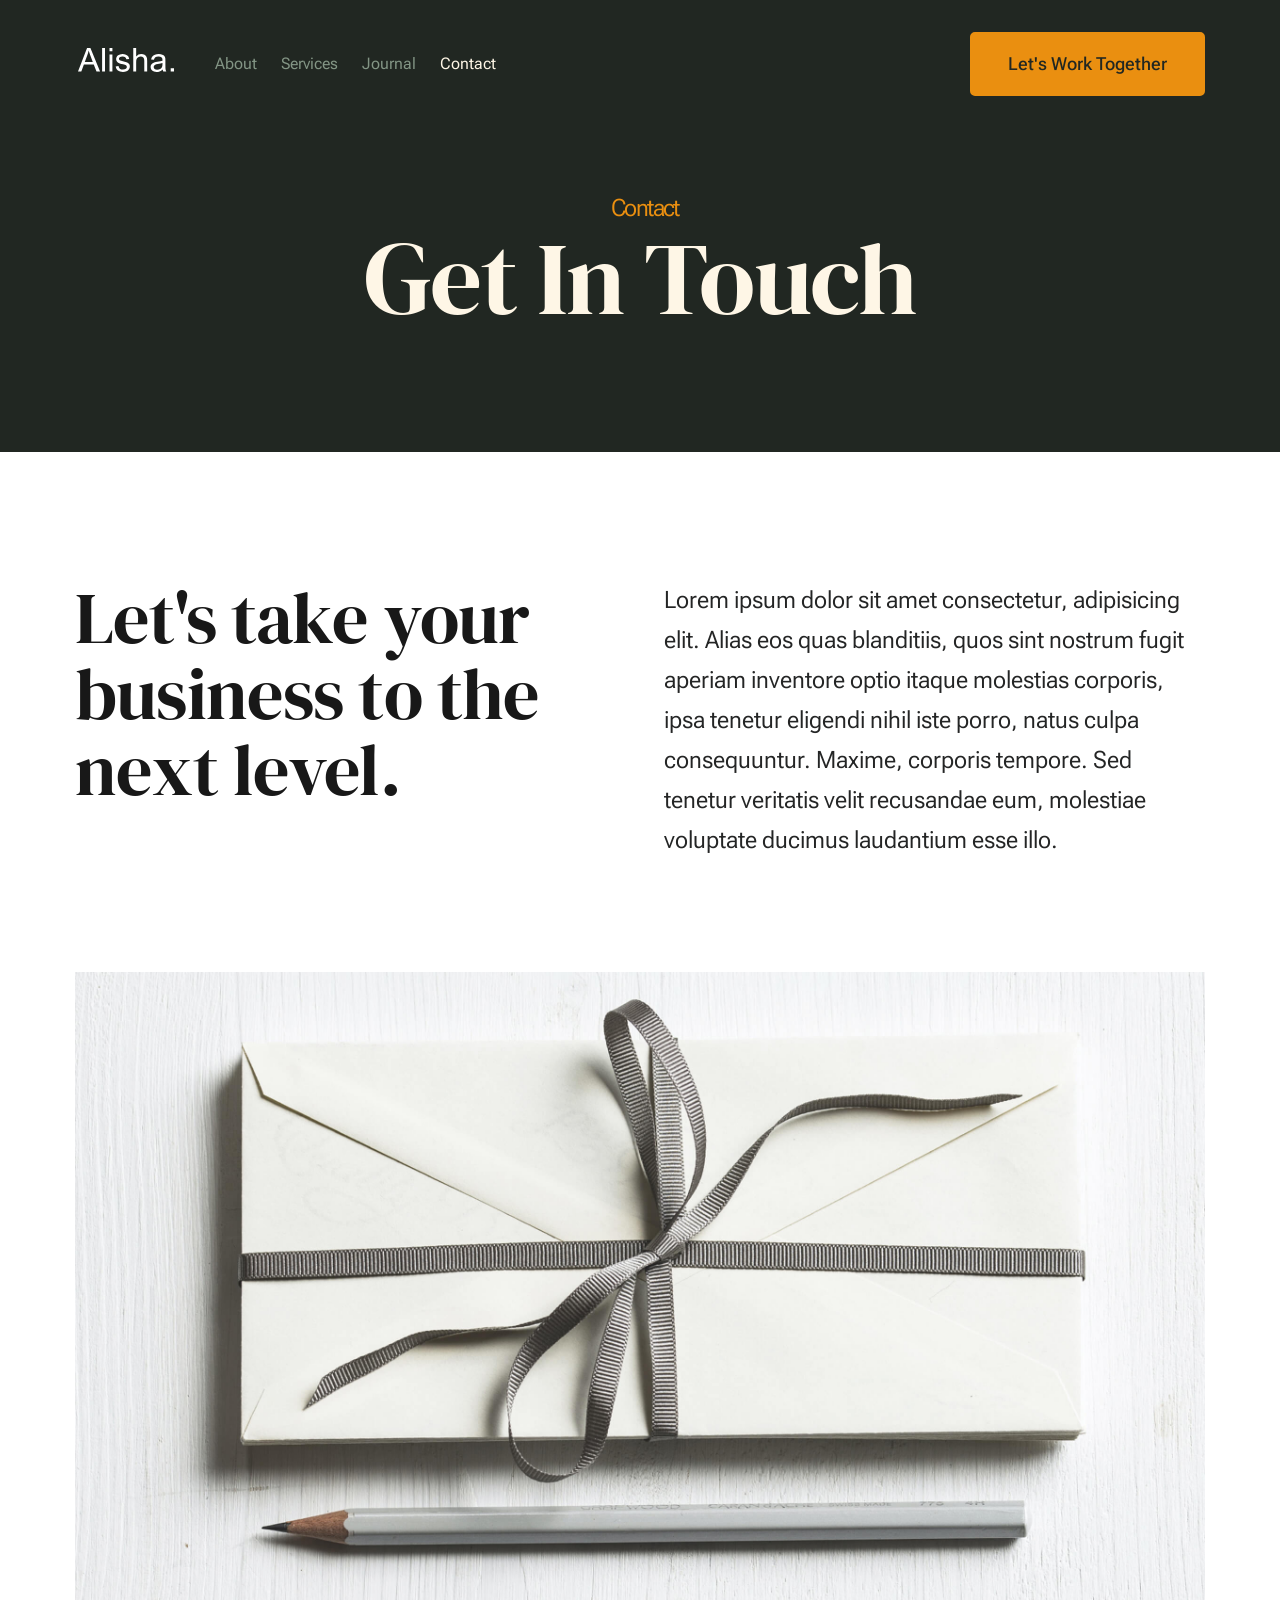
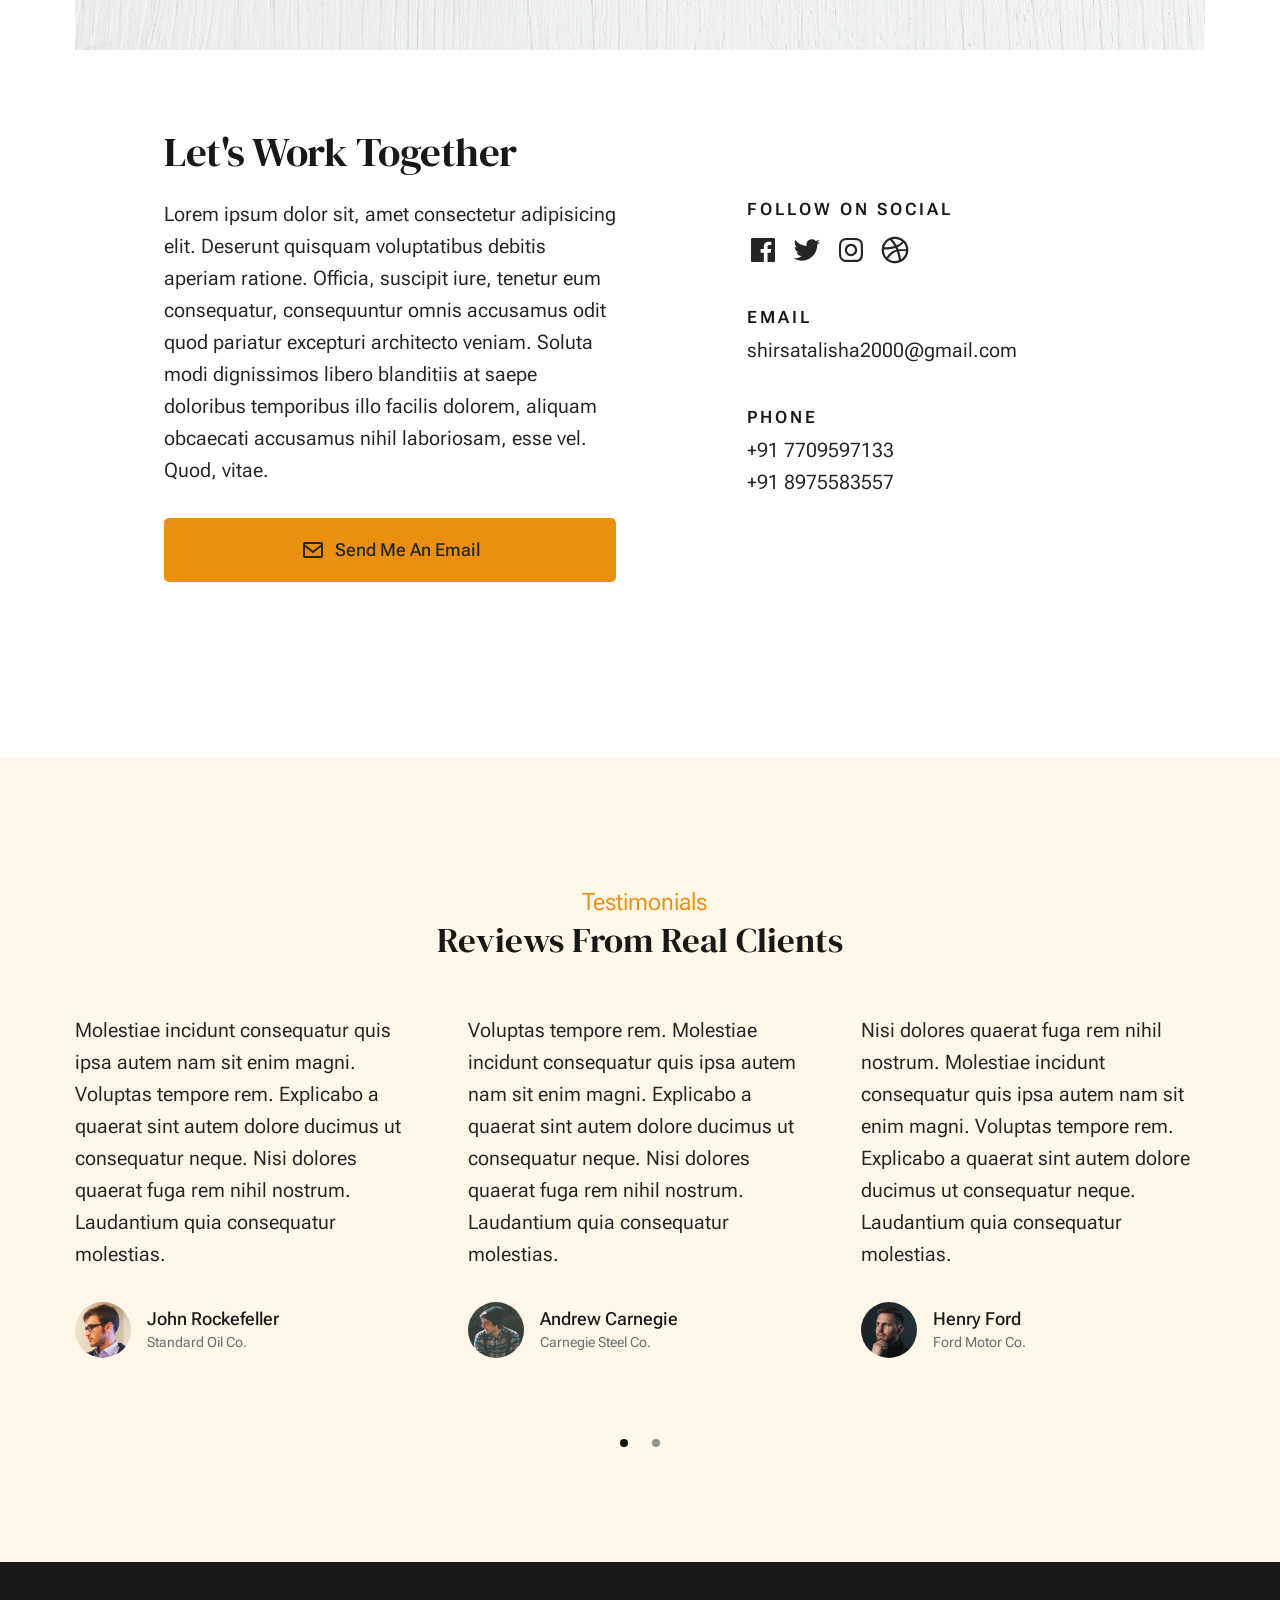
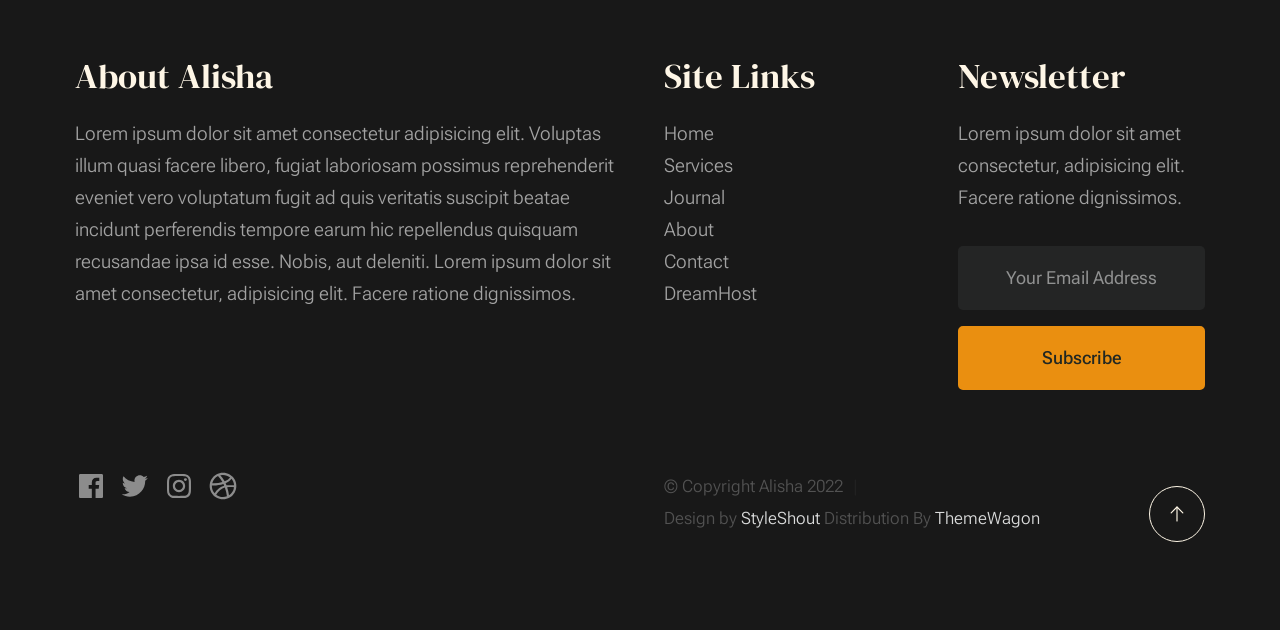
<file: contact.html>
<!DOCTYPE html>
<html lang="en" class="no-js" >
<head>

    <!--- basic page needs
    ================================================== -->
    <meta charset="utf-8">
    <meta name="viewport" content="width=device-width, initial-scale=1">
    <title>Contact - Alisha</title>

    <script>
        document.documentElement.classList.remove('no-js');
        document.documentElement.classList.add('js');
    </script>

    <!-- CSS
    ================================================== -->
    <link rel="stylesheet" href="css/vendor.css">
    <link rel="stylesheet" href="css/styles.css">

    <!-- favicons
    ================================================== -->
    <link rel="apple-touch-icon" sizes="180x180" href="apple-touch-icon.png">
    <link rel="icon" type="image/png" sizes="32x32" href="favicon-32x32.png">
    <link rel="icon" type="image/png" sizes="16x16" href="favicon-16x16.png">
    <link rel="manifest" href="site.webmanifest">

</head>


<body id="top">


    <!-- preloader
    ================================================== -->
    <div id="preloader">
        <div id="loader" class="dots-fade">
            <div></div>
            <div></div>
            <div></div>
        </div>
    </div>


    <!-- page wrap
    ================================================== -->
    <div id="page" class="s-pagewrap">


        <!-- # site header 
        ================================================== -->
        <header class="s-header">
            <div class="row s-header__inner width-sixteen-col">

                <div class="s-header__block">
                    <div class="s-header__logo">
                        <a class="logo" href="index.html">
                            <img src="images/logo.svg" alt="Homepage">
                        </a>
                    </div>

                    <a class="s-header__menu-toggle" href="#0"><span>Menu</span></a>
                </div> <!-- end s-header__block -->

                <nav class="s-header__nav">
    
                    <ul class="s-header__menu-links">
                        <li><a href="about.html">About</a></li>
                        <li><a href="services.html">Services</a></li>
                        <li><a href="blog.html">Journal</a></li>
                        <li class="current"><a href="contact.html">Contact</a></li>
                    </ul> <!-- s-header__menu-links -->

                    <div class="s-header__contact">
                        <a href="contact.html" class="btn btn--primary s-header__contact-btn">Let's Work Together</a>                        
                    </div> <!-- s-header__contact -->
    
                </nav> <!-- end s-header__nav -->

            </div> <!-- end s-header__inner -->
        </header> <!-- end s-header -->


        <!-- # site main content
        ================================================== -->
        <section id="content" class="s-content">

               <section class="s-pageheader pageheader">
                    <div class="row">
                        <div class="column xl-12">
                            <h1 class="page-title">
                                <span class="page-title__small-type text-pretitle">Contact</span>
                                Get In Touch
                            </h1>                            
                        </div>
                    </div>
               </section> <!--pageheader -->  

               <section class="s-pagecontent pagecontent">

                    <div class="row pageintro">
                        <div class="column xl-6 lg-12">
                            <h2 class="text-display-title">Let's take your business to the next level.</h2>
                        </div>
                        <div class="column xl-6 lg-12 u-flexitem-x-right">
                            <p class="lead">
                            Lorem ipsum dolor sit amet consectetur, adipisicing elit. Alias eos quas blanditiis, quos sint nostrum fugit aperiam 
                            inventore optio itaque molestias corporis, ipsa tenetur eligendi nihil iste porro, natus culpa consequuntur. Maxime, 
                            corporis tempore. Sed tenetur veritatis velit recusandae eum, molestiae voluptate ducimus laudantium esse illo. 
                            </p>
                        </div>                       
                    </div> <!-- pageintro -->   
                    
                    <div class="row pagemedia">
                        <d class="column xl-12">
                            <figure class="page-media">                                
                                <img src="images/thumbs/contact/contact-1200.jpg" 
                                     srcset="images/thumbs/contact/contact-2400.jpg 2400w, 
                                             images/thumbs/contact/contact-1200.jpg 1200w, 
                                             images/thumbs/contact/contact-600.jpg 600w" sizes="(max-width: 2400px) 100vw, 2400px" alt="">
                            </figure>
                        </d>
                    </div> <!-- pagemedia --> 

                    <div class="row width-narrower pagemain">
                        <div class="column xl-12">
                            <h2>Let's Work Together</h2>

                            <div class="row">
                                <div class="column xl-6 md-12 contact-cta">     
                                    <p>
                                    Lorem ipsum dolor sit, amet consectetur adipisicing elit. Deserunt quisquam voluptatibus debitis aperiam ratione. Officia, 
                                    suscipit iure, tenetur eum consequatur, consequuntur omnis accusamus odit quod pariatur excepturi architecto veniam. Soluta 
                                    modi dignissimos libero blanditiis at saepe doloribus temporibus illo facilis dolorem, aliquam obcaecati accusamus nihil 
                                    laboriosam, esse vel. Quod, vitae.
                                    </p>
        
                                    <a href="mailto:#0" class="btn btn--primary u-fullwidth contact-btn">
                                        <svg xmlns="http://www.w3.org/2000/svg" width="24" height="24" viewBox="0 0 24 24" style="fill: rgba(0, 0, 0, 1);transform: ;msFilter:;"><path d="M20 4H4c-1.103 0-2 .897-2 2v12c0 1.103.897 2 2 2h16c1.103 0 2-.897 2-2V6c0-1.103-.897-2-2-2zm0 2v.511l-8 6.223-8-6.222V6h16zM4 18V9.044l7.386 5.745a.994.994 0 0 0 1.228 0L20 9.044 20.002 18H4z"></path></svg>
                                        Send Me An Email
                                    </a>
                                </div> 
                                <div class="column xl-5 md-12 u-flexitem-x-right">

                                    <div class="contact-block">
                                        <h6>Follow On Social</h6>
                                        <ul class="contact-social social-list">
                                            <li>
                                                <a href="#0">
                                                    <svg xmlns="http://www.w3.org/2000/svg" width="24" height="24" viewBox="0 0 24 24" style="fill:rgba(0, 0, 0, 1);transform:;-ms-filter:"><path d="M20,3H4C3.447,3,3,3.448,3,4v16c0,0.552,0.447,1,1,1h8.615v-6.96h-2.338v-2.725h2.338v-2c0-2.325,1.42-3.592,3.5-3.592 c0.699-0.002,1.399,0.034,2.095,0.107v2.42h-1.435c-1.128,0-1.348,0.538-1.348,1.325v1.735h2.697l-0.35,2.725h-2.348V21H20 c0.553,0,1-0.448,1-1V4C21,3.448,20.553,3,20,3z"></path></svg>
                                                    <span class="u-screen-reader-text">Facebook</span>
                                                </a>
                                            </li>
                                            <li>
                                                <a href="#0">
                                                    <svg xmlns="http://www.w3.org/2000/svg" width="24" height="24" viewBox="0 0 24 24" style="fill:rgba(0, 0, 0, 1);transform:;-ms-filter:"><path d="M19.633,7.997c0.013,0.175,0.013,0.349,0.013,0.523c0,5.325-4.053,11.461-11.46,11.461c-2.282,0-4.402-0.661-6.186-1.809 c0.324,0.037,0.636,0.05,0.973,0.05c1.883,0,3.616-0.636,5.001-1.721c-1.771-0.037-3.255-1.197-3.767-2.793 c0.249,0.037,0.499,0.062,0.761,0.062c0.361,0,0.724-0.05,1.061-0.137c-1.847-0.374-3.23-1.995-3.23-3.953v-0.05 c0.537,0.299,1.16,0.486,1.82,0.511C3.534,9.419,2.823,8.184,2.823,6.787c0-0.748,0.199-1.434,0.548-2.032 c1.983,2.443,4.964,4.04,8.306,4.215c-0.062-0.3-0.1-0.611-0.1-0.923c0-2.22,1.796-4.028,4.028-4.028 c1.16,0,2.207,0.486,2.943,1.272c0.91-0.175,1.782-0.512,2.556-0.973c-0.299,0.935-0.936,1.721-1.771,2.22 c0.811-0.088,1.597-0.312,2.319-0.624C21.104,6.712,20.419,7.423,19.633,7.997z"></path></svg>
                                                    <span class="u-screen-reader-text">Twitter</span>
                                                </a>
                                            </li>
                                            <li>
                                                <a href="#0">
                                                    <svg xmlns="http://www.w3.org/2000/svg" width="24" height="24" viewBox="0 0 24 24" style="fill:rgba(0, 0, 0, 1);transform:;-ms-filter:"><path d="M11.999,7.377c-2.554,0-4.623,2.07-4.623,4.623c0,2.554,2.069,4.624,4.623,4.624c2.552,0,4.623-2.07,4.623-4.624 C16.622,9.447,14.551,7.377,11.999,7.377L11.999,7.377z M11.999,15.004c-1.659,0-3.004-1.345-3.004-3.003 c0-1.659,1.345-3.003,3.004-3.003s3.002,1.344,3.002,3.003C15.001,13.659,13.658,15.004,11.999,15.004L11.999,15.004z"></path><circle cx="16.806" cy="7.207" r="1.078"></circle><path d="M20.533,6.111c-0.469-1.209-1.424-2.165-2.633-2.632c-0.699-0.263-1.438-0.404-2.186-0.42 c-0.963-0.042-1.268-0.054-3.71-0.054s-2.755,0-3.71,0.054C7.548,3.074,6.809,3.215,6.11,3.479C4.9,3.946,3.945,4.902,3.477,6.111 c-0.263,0.7-0.404,1.438-0.419,2.186c-0.043,0.962-0.056,1.267-0.056,3.71c0,2.442,0,2.753,0.056,3.71 c0.015,0.748,0.156,1.486,0.419,2.187c0.469,1.208,1.424,2.164,2.634,2.632c0.696,0.272,1.435,0.426,2.185,0.45 c0.963,0.042,1.268,0.055,3.71,0.055s2.755,0,3.71-0.055c0.747-0.015,1.486-0.157,2.186-0.419c1.209-0.469,2.164-1.424,2.633-2.633 c0.263-0.7,0.404-1.438,0.419-2.186c0.043-0.962,0.056-1.267,0.056-3.71s0-2.753-0.056-3.71C20.941,7.57,20.801,6.819,20.533,6.111z M19.315,15.643c-0.007,0.576-0.111,1.147-0.311,1.688c-0.305,0.787-0.926,1.409-1.712,1.711c-0.535,0.199-1.099,0.303-1.67,0.311 c-0.95,0.044-1.218,0.055-3.654,0.055c-2.438,0-2.687,0-3.655-0.055c-0.569-0.007-1.135-0.112-1.669-0.311 c-0.789-0.301-1.414-0.923-1.719-1.711c-0.196-0.534-0.302-1.099-0.311-1.669c-0.043-0.95-0.053-1.218-0.053-3.654 c0-2.437,0-2.686,0.053-3.655c0.007-0.576,0.111-1.146,0.311-1.687c0.305-0.789,0.93-1.41,1.719-1.712 c0.534-0.198,1.1-0.303,1.669-0.311c0.951-0.043,1.218-0.055,3.655-0.055c2.437,0,2.687,0,3.654,0.055 c0.571,0.007,1.135,0.112,1.67,0.311c0.786,0.303,1.407,0.925,1.712,1.712c0.196,0.534,0.302,1.099,0.311,1.669 c0.043,0.951,0.054,1.218,0.054,3.655c0,2.436,0,2.698-0.043,3.654H19.315z"></path></svg>
                                                    <span class="u-screen-reader-text">Instagram</span>
                                                </a>
                                            </li>
                                            <li>
                                                <a href="#0">
                                                    <svg xmlns="http://www.w3.org/2000/svg" width="24" height="24" viewBox="0 0 24 24" style="fill: rgba(0, 0, 0, 1);transform: ;msFilter:;"><path d="M20.66 6.98a9.932 9.932 0 0 0-3.641-3.64C15.486 2.447 13.813 2 12 2s-3.486.447-5.02 1.34c-1.533.893-2.747 2.107-3.64 3.64S2 10.187 2 12s.446 3.487 1.34 5.02a9.924 9.924 0 0 0 3.641 3.64C8.514 21.553 10.187 22 12 22s3.486-.447 5.02-1.34a9.932 9.932 0 0 0 3.641-3.64C21.554 15.487 22 13.813 22 12s-.446-3.487-1.34-5.02zM12 3.66c2 0 3.772.64 5.32 1.919-.92 1.174-2.286 2.14-4.1 2.9-1.002-1.813-2.088-3.327-3.261-4.54A7.715 7.715 0 0 1 12 3.66zM5.51 6.8a8.116 8.116 0 0 1 2.711-2.22c1.212 1.201 2.325 2.7 3.34 4.5-2 .6-4.114.9-6.341.9-.573 0-1.006-.013-1.3-.04A8.549 8.549 0 0 1 5.51 6.8zM3.66 12c0-.054.003-.12.01-.2.007-.08.01-.146.01-.2.254.014.641.02 1.161.02 2.666 0 5.146-.367 7.439-1.1.187.373.381.793.58 1.26-1.32.293-2.674 1.006-4.061 2.14S6.4 16.247 5.76 17.5c-1.4-1.587-2.1-3.42-2.1-5.5zM12 20.34c-1.894 0-3.594-.587-5.101-1.759.601-1.187 1.524-2.322 2.771-3.401 1.246-1.08 2.483-1.753 3.71-2.02a29.441 29.441 0 0 1 1.56 6.62 8.166 8.166 0 0 1-2.94.56zm7.08-3.96a8.351 8.351 0 0 1-2.58 2.621c-.24-2.08-.7-4.107-1.379-6.081.932-.066 1.765-.1 2.5-.1.799 0 1.686.034 2.659.1a8.098 8.098 0 0 1-1.2 3.46zm-1.24-5c-1.16 0-2.233.047-3.22.14a27.053 27.053 0 0 0-.68-1.62c2.066-.906 3.532-2.006 4.399-3.3 1.2 1.414 1.854 3.027 1.96 4.84-.812-.04-1.632-.06-2.459-.06z"></path></svg>
                                                    <span class="u-screen-reader-text">Dribbble</span>
                                                </a>
                                            </li>
                                        </ul> <!-- end s-footer__social -->
                                    </div>

                                    <div class="contact-block">
                                        <h6>Email</h6>
                                        <a href="mailto:#0">shirsatalisha2000@gmail.com</a>
                                    </div>

                                    <div class="contact-block">
                                        <h6>Phone</h6>
                                        <ul class="contact-list">
                                            <li><a href="tel:197-543-2345">+91 7709597133</a></li>
                                            <li><a href="tel:197-123-9876">+91 8975583557</a></li>
                                        </ul>
                                    </div>

                                </div>
                            </div>
                        </div>                        
                    </div> <!-- end pagemain -->

               </section> <!-- pagecontent -->

               <section class="s-testimonials">

                    <div class="s-testimonials__header row row-x-center text-center">
                        <div class="column xl-8 lg-12">
        
                            <p class="text-pretitle">
                            Testimonials
                            </p>
                            <h3>
                            Reviews From Real Clients
                            </h3>                        
        
                        </div>
                    </div> <!--end s-testimonials__header -->

                    <div class="row s-testimonials__content">
                        <div class="column xl-12 testimonials">

                            <div class="swiper-container testimonials__slider page-slider">

                                <div class="swiper-wrapper">
                                    <div class="testimonials__slide swiper-slide">
                                        <p>
                                        Molestiae incidunt consequatur quis ipsa autem nam sit enim magni. Voluptas tempore rem. 
                                        Explicabo a quaerat sint autem dolore ducimus ut consequatur neque. Nisi dolores quaerat fuga rem nihil nostrum.
                                        Laudantium quia consequatur molestias.
                                        </p>
                                        <div class="testimonials__author">
                                            <img src="images/avatars/user-01.jpg" alt="Author image" class="testimonials__avatar">
                                            <cite class="testimonials__cite">
                                                <strong>John Rockefeller</strong>
                                                <span>Standard Oil Co.</span>
                                            </cite>
                                        </div>
                                    </div>
                                    <div class="testimonials__slide swiper-slide">
                                        <p>
                                        Voluptas tempore rem. Molestiae incidunt consequatur quis ipsa autem nam sit enim magni. 
                                        Explicabo a quaerat sint autem dolore ducimus ut consequatur neque. Nisi dolores quaerat fuga rem nihil nostrum.
                                        Laudantium quia consequatur molestias.
                                        </p>
                                        <div class="testimonials__author">
                                            <img src="images/avatars/user-04.jpg" alt="Author image" class="testimonials__avatar">
                                            <cite class="testimonials__cite">
                                                <strong>Andrew Carnegie</strong>
                                                <span>Carnegie Steel Co.</span>
                                            </cite>
                                        </div>
                                    </div>
                                    <div class="testimonials__slide swiper-slide">
                                        <p>
                                        Nisi dolores quaerat fuga rem nihil nostrum. Molestiae incidunt consequatur quis ipsa autem nam sit enim magni. 
                                        Voluptas tempore rem. Explicabo a quaerat sint autem dolore ducimus ut consequatur neque. 
                                        Laudantium quia consequatur molestias.
                                        </p>
                                        <div class="testimonials__author">
                                            <img src="images/avatars/user-06.jpg" alt="Author image" class="testimonials__avatar">
                                            <cite class="testimonials__cite">
                                                <strong>Henry Ford</strong>
                                                <span>Ford Motor Co.</span>
                                            </cite>
                                        </div>
                                    </div>
                                    <div class="testimonials__slide swiper-slide">
                                        <p>
                                        Molestiae incidunt consequatur quis ipsa autem nam sit enim magni. Voluptas tempore rem. 
                                        Explicabo a quaerat sint autem dolore ducimus ut consequatur neque. Nisi dolores quaerat fuga rem nihil nostrum.
                                        Laudantium quia consequatur molestias.
                                        </p>
                                        <div class="testimonials__author">
                                            <img src="images/avatars/user-02.jpg" alt="Author image" class="testimonials__avatar">
                                            <cite class="testimonials__cite">
                                                <strong>John Morgan</strong>
                                                <span>JP Morgan & Co.</span>
                                            </cite>
                                        </div>
                                    </div> 
                                </div> <!-- end swiper-wrapper --> 

                                <div class="swiper-pagination"></div>

                            </div> <!--end testimonials__slider --> 

                        </div> <!-- testimonials -->
                    </div> <!--end s-testimonials__content -->

               </section> <!-- end s-testimonials -->

        </section> <!-- s-content-->

        <!-- # footer 
        ================================================== -->
        <footer class="s-footer">
            <div class="row s-footer__content">
                <div class="column xl-6 lg-6 md-12 s-footer__block s-footer__about">                    
                    <h3>About Alisha</h3>
                    <p>
                    Lorem ipsum dolor sit amet consectetur adipisicing elit. Voluptas illum quasi facere libero, 
                    fugiat laboriosam possimus reprehenderit eveniet vero voluptatum fugit ad quis veritatis suscipit beatae 
                    incidunt perferendis tempore earum hic repellendus quisquam recusandae ipsa id esse. Nobis, aut deleniti.
                    Lorem ipsum dolor sit amet consectetur, adipisicing elit. Facere ratione dignissimos.
                    </p>               
                </div>                
                <div class="column xl-3 lg-6 md-12 s-footer__block s-footer__site-links">
                    <h3>Site Links</h3>
                    <ul class="link-list">
                        <li><a href="index.html">Home</a></li>
                        <li><a href="services.html">Services</a></li>
                        <li><a href="blog.html">Journal</a></li>
                        <li><a href="about.html">About</a></li>
                        <li><a href="contact.html">Contact</a></li>
                        <li><a href="https://www.dreamhost.com/r.cgi?287326">DreamHost</a></li>
                    </ul>
                </div>
                <div class="column xl-3 lg-6 md-12 tab-12 s-footer__block s-footer__newsletter">
                    <h3>Newsletter</h3>

                    <p>
                    Lorem ipsum dolor sit amet consectetur, adipisicing elit. Facere ratione dignissimos.
                    </p>

                    <div class="subscribe-form">
                        <form id="mc-form" class="mc-form">
                            <input type="email" name="EMAIL" id="mce-EMAIL" class="u-fullwidth text-center" placeholder="Your Email Address" title="The domain portion of the email address is invalid (the portion after the @)." pattern="^([^\x00-\x20\x22\x28\x29\x2c\x2e\x3a-\x3c\x3e\x40\x5b-\x5d\x7f-\xff]+|\x22([^\x0d\x22\x5c\x80-\xff]|\x5c[\x00-\x7f])*\x22)(\x2e([^\x00-\x20\x22\x28\x29\x2c\x2e\x3a-\x3c\x3e\x40\x5b-\x5d\x7f-\xff]+|\x22([^\x0d\x22\x5c\x80-\xff]|\x5c[\x00-\x7f])*\x22))*\x40([^\x00-\x20\x22\x28\x29\x2c\x2e\x3a-\x3c\x3e\x40\x5b-\x5d\x7f-\xff]+|\x5b([^\x0d\x5b-\x5d\x80-\xff]|\x5c[\x00-\x7f])*\x5d)(\x2e([^\x00-\x20\x22\x28\x29\x2c\x2e\x3a-\x3c\x3e\x40\x5b-\x5d\x7f-\xff]+|\x5b([^\x0d\x5b-\x5d\x80-\xff]|\x5c[\x00-\x7f])*\x5d))*(\.\w{2,})+$" required>
                            <input type="submit" name="subscribe" value="Subscribe" class="btn btn--primary btn--small u-fullwidth">
                            <!-- <div style="position: absolute; left: -5000px;" aria-hidden="true"><input type="text" name="b_cdb7b577e41181934ed6a6a44_9a91cfe7b3" tabindex="-1" value=""></div> -->
                            <div class="mc-status"></div>
                        </form>
                    </div>
                </div>
            </div>    
            
            <div class="row s-footer__bottom">
                <div class="column xl-6 lg-12">
                    <ul class="s-footer__social social-list">
                        <li>
                            <a href="#0">
                                <svg xmlns="http://www.w3.org/2000/svg" width="24" height="24" viewBox="0 0 24 24" style="fill:rgba(0, 0, 0, 1);transform:;-ms-filter:"><path d="M20,3H4C3.447,3,3,3.448,3,4v16c0,0.552,0.447,1,1,1h8.615v-6.96h-2.338v-2.725h2.338v-2c0-2.325,1.42-3.592,3.5-3.592 c0.699-0.002,1.399,0.034,2.095,0.107v2.42h-1.435c-1.128,0-1.348,0.538-1.348,1.325v1.735h2.697l-0.35,2.725h-2.348V21H20 c0.553,0,1-0.448,1-1V4C21,3.448,20.553,3,20,3z"></path></svg>
                                <span class="u-screen-reader-text">Facebook</span>
                            </a>
                        </li>
                        <li>
                            <a href="#0">
                                <svg xmlns="http://www.w3.org/2000/svg" width="24" height="24" viewBox="0 0 24 24" style="fill:rgba(0, 0, 0, 1);transform:;-ms-filter:"><path d="M19.633,7.997c0.013,0.175,0.013,0.349,0.013,0.523c0,5.325-4.053,11.461-11.46,11.461c-2.282,0-4.402-0.661-6.186-1.809 c0.324,0.037,0.636,0.05,0.973,0.05c1.883,0,3.616-0.636,5.001-1.721c-1.771-0.037-3.255-1.197-3.767-2.793 c0.249,0.037,0.499,0.062,0.761,0.062c0.361,0,0.724-0.05,1.061-0.137c-1.847-0.374-3.23-1.995-3.23-3.953v-0.05 c0.537,0.299,1.16,0.486,1.82,0.511C3.534,9.419,2.823,8.184,2.823,6.787c0-0.748,0.199-1.434,0.548-2.032 c1.983,2.443,4.964,4.04,8.306,4.215c-0.062-0.3-0.1-0.611-0.1-0.923c0-2.22,1.796-4.028,4.028-4.028 c1.16,0,2.207,0.486,2.943,1.272c0.91-0.175,1.782-0.512,2.556-0.973c-0.299,0.935-0.936,1.721-1.771,2.22 c0.811-0.088,1.597-0.312,2.319-0.624C21.104,6.712,20.419,7.423,19.633,7.997z"></path></svg>
                                <span class="u-screen-reader-text">Twitter</span>
                            </a>
                        </li>
                        <li>
                            <a href="#0">
                                <svg xmlns="http://www.w3.org/2000/svg" width="24" height="24" viewBox="0 0 24 24" style="fill:rgba(0, 0, 0, 1);transform:;-ms-filter:"><path d="M11.999,7.377c-2.554,0-4.623,2.07-4.623,4.623c0,2.554,2.069,4.624,4.623,4.624c2.552,0,4.623-2.07,4.623-4.624 C16.622,9.447,14.551,7.377,11.999,7.377L11.999,7.377z M11.999,15.004c-1.659,0-3.004-1.345-3.004-3.003 c0-1.659,1.345-3.003,3.004-3.003s3.002,1.344,3.002,3.003C15.001,13.659,13.658,15.004,11.999,15.004L11.999,15.004z"></path><circle cx="16.806" cy="7.207" r="1.078"></circle><path d="M20.533,6.111c-0.469-1.209-1.424-2.165-2.633-2.632c-0.699-0.263-1.438-0.404-2.186-0.42 c-0.963-0.042-1.268-0.054-3.71-0.054s-2.755,0-3.71,0.054C7.548,3.074,6.809,3.215,6.11,3.479C4.9,3.946,3.945,4.902,3.477,6.111 c-0.263,0.7-0.404,1.438-0.419,2.186c-0.043,0.962-0.056,1.267-0.056,3.71c0,2.442,0,2.753,0.056,3.71 c0.015,0.748,0.156,1.486,0.419,2.187c0.469,1.208,1.424,2.164,2.634,2.632c0.696,0.272,1.435,0.426,2.185,0.45 c0.963,0.042,1.268,0.055,3.71,0.055s2.755,0,3.71-0.055c0.747-0.015,1.486-0.157,2.186-0.419c1.209-0.469,2.164-1.424,2.633-2.633 c0.263-0.7,0.404-1.438,0.419-2.186c0.043-0.962,0.056-1.267,0.056-3.71s0-2.753-0.056-3.71C20.941,7.57,20.801,6.819,20.533,6.111z M19.315,15.643c-0.007,0.576-0.111,1.147-0.311,1.688c-0.305,0.787-0.926,1.409-1.712,1.711c-0.535,0.199-1.099,0.303-1.67,0.311 c-0.95,0.044-1.218,0.055-3.654,0.055c-2.438,0-2.687,0-3.655-0.055c-0.569-0.007-1.135-0.112-1.669-0.311 c-0.789-0.301-1.414-0.923-1.719-1.711c-0.196-0.534-0.302-1.099-0.311-1.669c-0.043-0.95-0.053-1.218-0.053-3.654 c0-2.437,0-2.686,0.053-3.655c0.007-0.576,0.111-1.146,0.311-1.687c0.305-0.789,0.93-1.41,1.719-1.712 c0.534-0.198,1.1-0.303,1.669-0.311c0.951-0.043,1.218-0.055,3.655-0.055c2.437,0,2.687,0,3.654,0.055 c0.571,0.007,1.135,0.112,1.67,0.311c0.786,0.303,1.407,0.925,1.712,1.712c0.196,0.534,0.302,1.099,0.311,1.669 c0.043,0.951,0.054,1.218,0.054,3.655c0,2.436,0,2.698-0.043,3.654H19.315z"></path></svg>
                                <span class="u-screen-reader-text">Instagram</span>
                            </a>
                        </li>
                        <li>
                            <a href="#0">
                                <svg xmlns="http://www.w3.org/2000/svg" width="24" height="24" viewBox="0 0 24 24" style="fill: rgba(0, 0, 0, 1);transform: ;msFilter:;"><path d="M20.66 6.98a9.932 9.932 0 0 0-3.641-3.64C15.486 2.447 13.813 2 12 2s-3.486.447-5.02 1.34c-1.533.893-2.747 2.107-3.64 3.64S2 10.187 2 12s.446 3.487 1.34 5.02a9.924 9.924 0 0 0 3.641 3.64C8.514 21.553 10.187 22 12 22s3.486-.447 5.02-1.34a9.932 9.932 0 0 0 3.641-3.64C21.554 15.487 22 13.813 22 12s-.446-3.487-1.34-5.02zM12 3.66c2 0 3.772.64 5.32 1.919-.92 1.174-2.286 2.14-4.1 2.9-1.002-1.813-2.088-3.327-3.261-4.54A7.715 7.715 0 0 1 12 3.66zM5.51 6.8a8.116 8.116 0 0 1 2.711-2.22c1.212 1.201 2.325 2.7 3.34 4.5-2 .6-4.114.9-6.341.9-.573 0-1.006-.013-1.3-.04A8.549 8.549 0 0 1 5.51 6.8zM3.66 12c0-.054.003-.12.01-.2.007-.08.01-.146.01-.2.254.014.641.02 1.161.02 2.666 0 5.146-.367 7.439-1.1.187.373.381.793.58 1.26-1.32.293-2.674 1.006-4.061 2.14S6.4 16.247 5.76 17.5c-1.4-1.587-2.1-3.42-2.1-5.5zM12 20.34c-1.894 0-3.594-.587-5.101-1.759.601-1.187 1.524-2.322 2.771-3.401 1.246-1.08 2.483-1.753 3.71-2.02a29.441 29.441 0 0 1 1.56 6.62 8.166 8.166 0 0 1-2.94.56zm7.08-3.96a8.351 8.351 0 0 1-2.58 2.621c-.24-2.08-.7-4.107-1.379-6.081.932-.066 1.765-.1 2.5-.1.799 0 1.686.034 2.659.1a8.098 8.098 0 0 1-1.2 3.46zm-1.24-5c-1.16 0-2.233.047-3.22.14a27.053 27.053 0 0 0-.68-1.62c2.066-.906 3.532-2.006 4.399-3.3 1.2 1.414 1.854 3.027 1.96 4.84-.812-.04-1.632-.06-2.459-.06z"></path></svg>
                                <span class="u-screen-reader-text">Dribbble</span>
                            </a>
                        </li>
                    </ul> <!-- end s-footer__social -->
                </div>
                <div class="column xl-6 lg-12">
                    <p class="ss-copyright">
                        <span>© Copyright Alisha 2022</span> 
                        <span>Design by <a href="https://www.styleshout.com/">StyleShout</a> Distribution By <a href="https://themewagon.com">ThemeWagon</a></span>
                    </p>
                </div>

                <div class="ss-go-top">
                    <a class="smoothscroll" title="Back to Top" href="#top">
                        <svg xmlns="http://www.w3.org/2000/svg" viewBox="0 0 24 24" width="36" height="36" fill="none" stroke="#ffffff" stroke-width="1" stroke-linecap="round" stroke-linejoin="round">&lt;!--!  Atomicons Free 1.00 by @atisalab License - https://atomicons.com/license/ (Icons: CC BY 4.0) Copyright 2021 Atomicons --&gt;<polyline points="17 11 12 6 7 11"></polyline><line x1="12" y1="18" x2="12" y2="6"></line></svg>
                    </a>
                </div> <!-- end ss-go-top -->
            </div>
            
        </footer> <!-- end s-footer -->

    </div> <!-- end page-wrap -->

    <!-- Java Script
    ================================================== -->
    <script src="js/plugins.js"></script>
    <script src="js/main.js"></script>

</body>
</html>
</file>
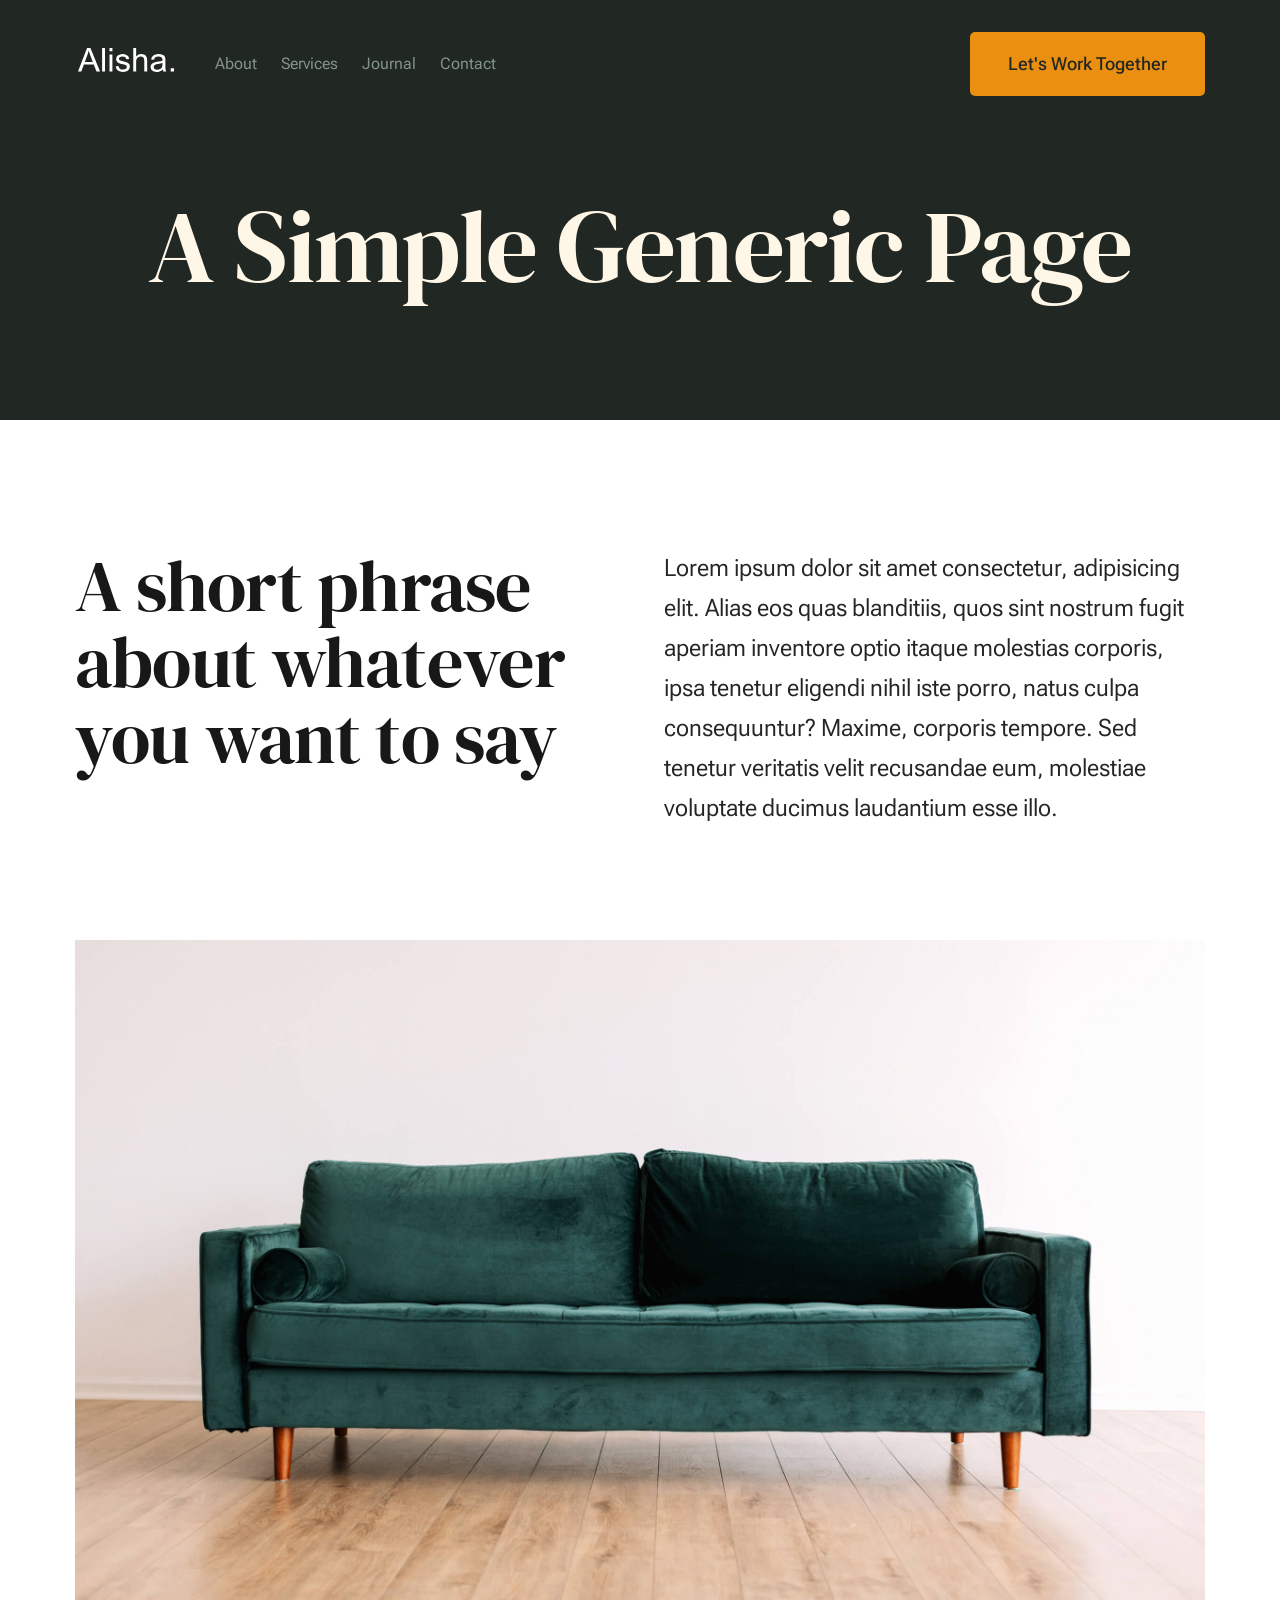
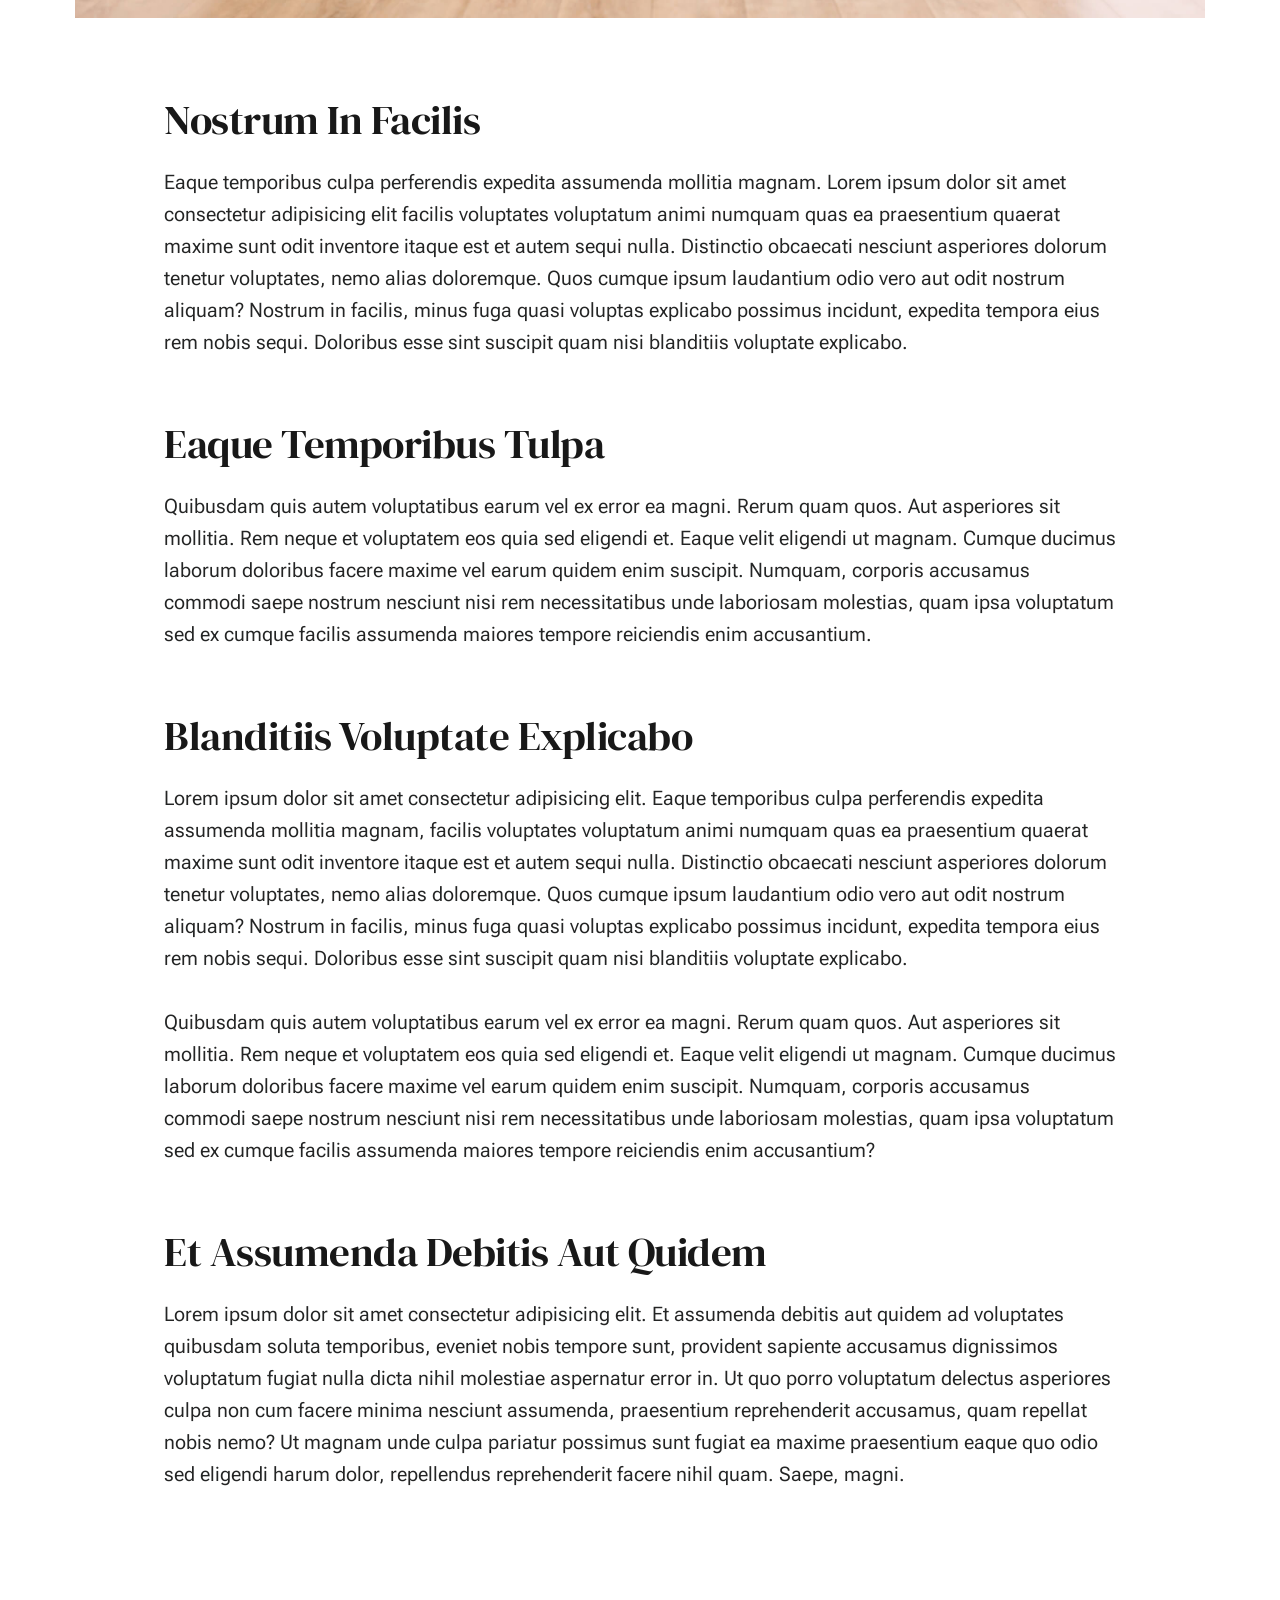
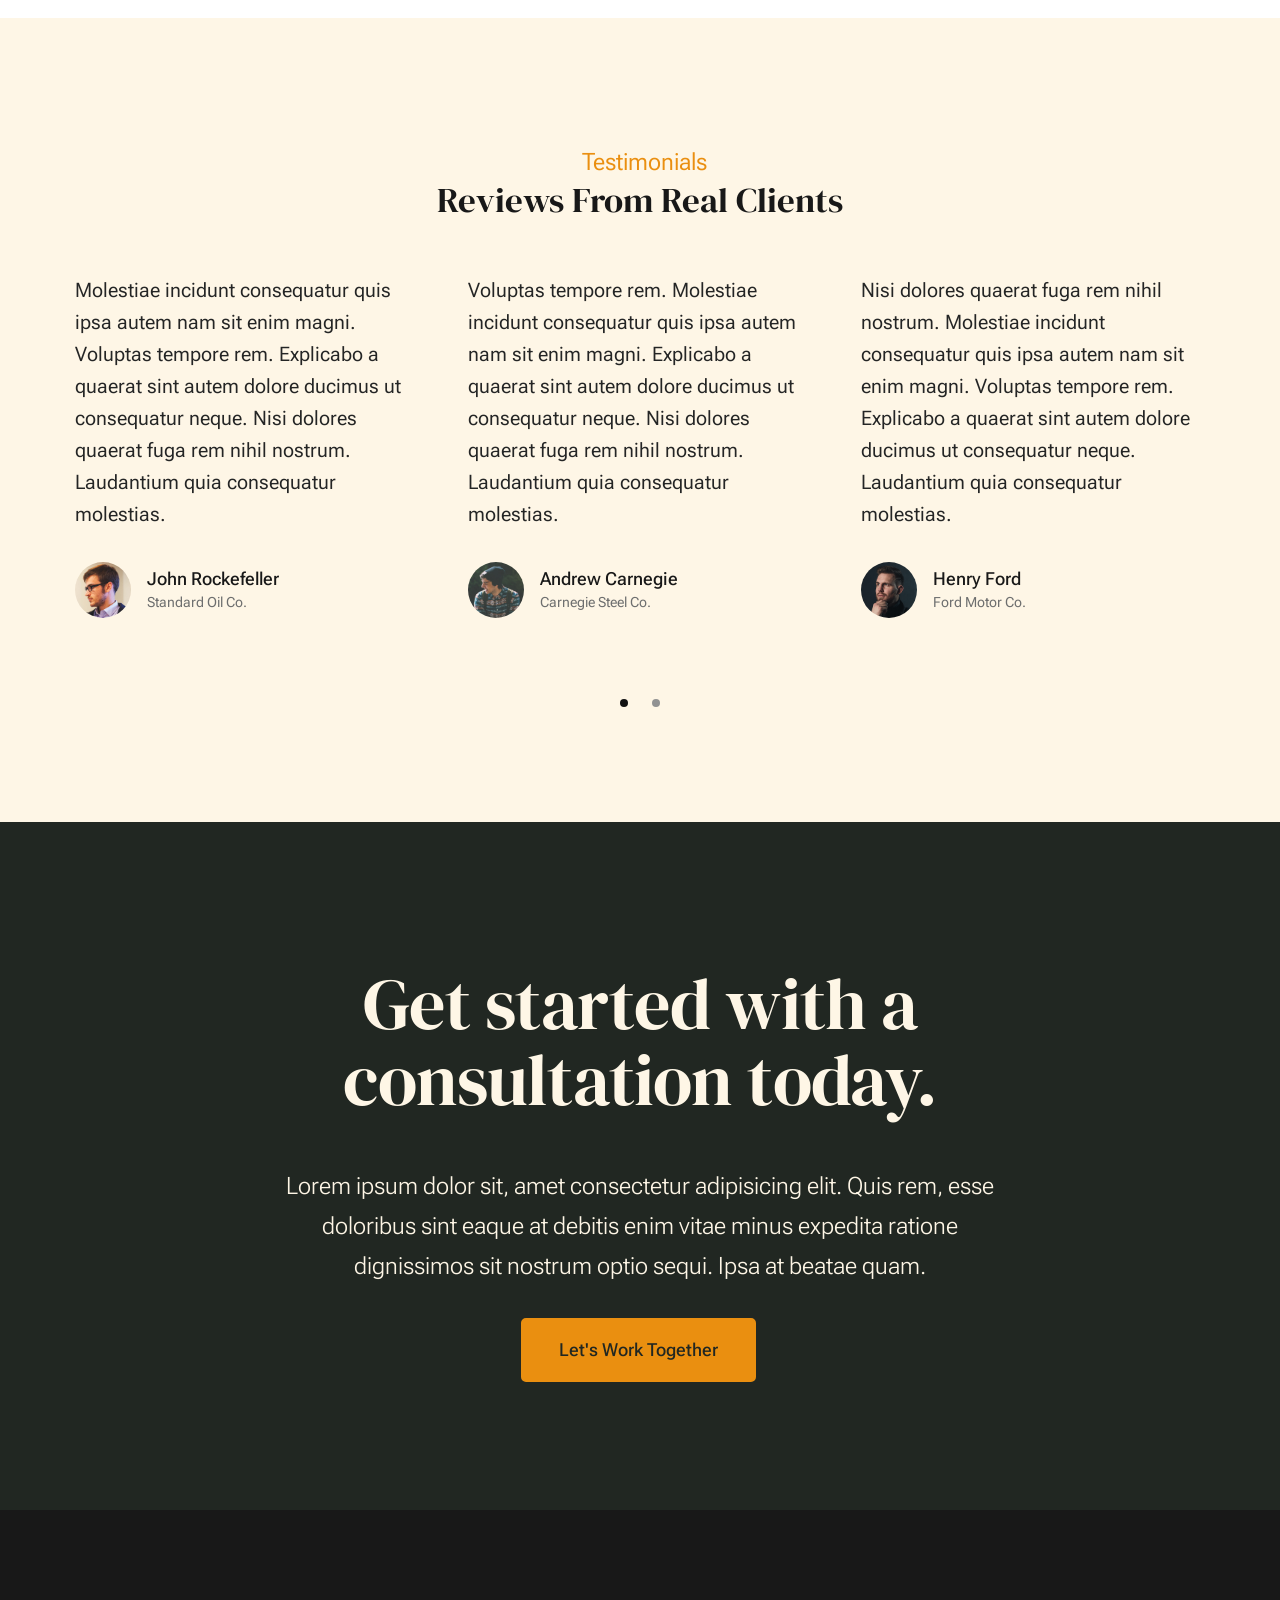
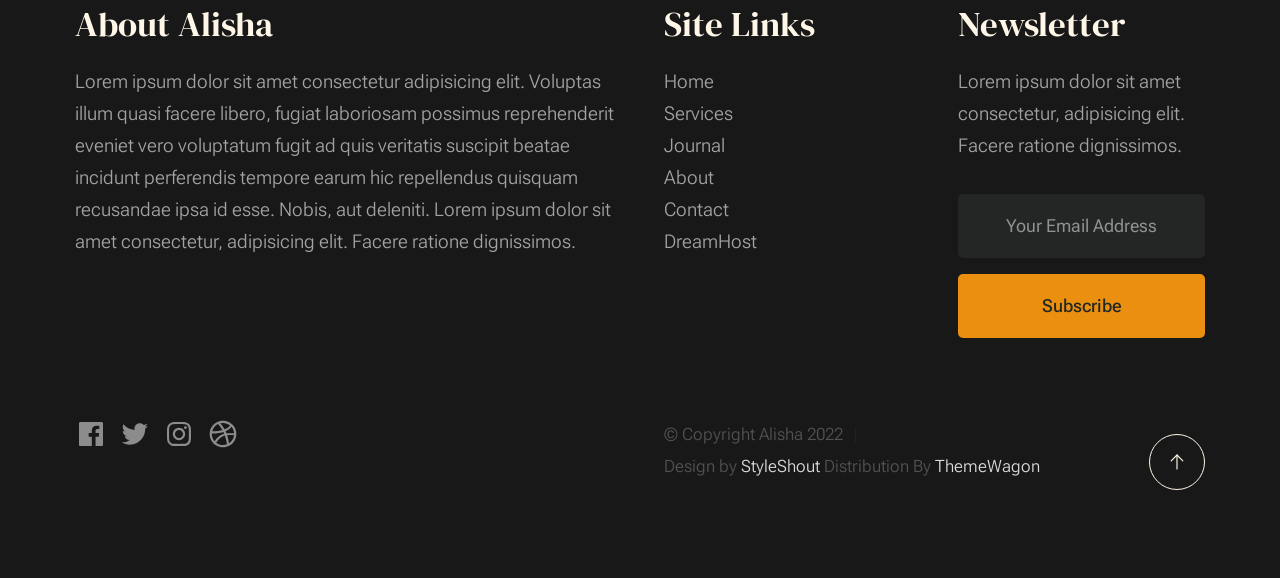
<file: generic.html>
<!DOCTYPE html>
<html lang="en" class="no-js" >
<head>

    <!--- basic page needs
    ================================================== -->
    <meta charset="utf-8">
    <meta name="viewport" content="width=device-width, initial-scale=1">
    <title>Generic - Alisha</title>

    <script>
        document.documentElement.classList.remove('no-js');
        document.documentElement.classList.add('js');
    </script>

    <!-- CSS
    ================================================== -->
    <link rel="stylesheet" href="css/vendor.css">
    <link rel="stylesheet" href="css/styles.css">

    <!-- favicons
    ================================================== -->
    <link rel="apple-touch-icon" sizes="180x180" href="apple-touch-icon.png">
    <link rel="icon" type="image/png" sizes="32x32" href="favicon-32x32.png">
    <link rel="icon" type="image/png" sizes="16x16" href="favicon-16x16.png">
    <link rel="manifest" href="site.webmanifest">

</head>


<body id="top">


    <!-- preloader
    ================================================== -->
    <div id="preloader">
        <div id="loader" class="dots-fade">
            <div></div>
            <div></div>
            <div></div>
        </div>
    </div>


    <!-- page wrap
    ================================================== -->
    <div id="page" class="s-pagewrap">


        <!-- # site header 
        ================================================== -->
        <header class="s-header">

            <div class="row s-header__inner width-sixteen-col">

                <div class="s-header__block">
                    <div class="s-header__logo">
                        <a class="logo" href="index.html">
                            <img src="images/logo.svg" alt="Homepage">
                        </a>
                    </div>

                    <a class="s-header__menu-toggle" href="#0"><span>Menu</span></a>
                </div> <!-- end s-header__block -->

                <nav class="s-header__nav">
    
                    <ul class="s-header__menu-links">
                        <li><a href="about.html">About</a></li>
                        <li><a href="services.html">Services</a></li>
                        <li><a href="blog.html">Journal</a></li>
                        <li><a href="contact.html">Contact</a></li>
                    </ul> <!-- s-header__menu-links -->

                    <div class="s-header__contact">
                        <a href="contact.html" class="btn btn--primary s-header__contact-btn">Let's Work Together</a>                        
                    </div> <!-- s-header__contact -->
    
                </nav> <!-- end s-header__nav -->

            </div> <!-- end s-header__inner -->

        </header> <!-- end s-header -->


        <!-- # site main content
        ================================================== -->
        <section id="content" class="s-content">

               <section class="s-pageheader pageheader">
                    <div class="row">
                        <div class="column xl-12">
                            <h1 class="page-title">
                               A Simple Generic Page
                            </h1>
                            
                        </div>
                    </div>
               </section> <!-- end pageheader --> 

               <section class="s-pagecontent pagecontent">

                    <div class="row pageintro">
                        <div class="column xl-6 lg-12">
                            <h2 class="text-display-title">A short phrase about whatever you want to say</h2>
                        </div>
                        <div class="column xl-6 lg-12 u-flexitem-x-right">
                            <p class="lead">
                            Lorem ipsum dolor sit amet consectetur, adipisicing elit. Alias eos quas blanditiis, quos sint nostrum fugit aperiam 
                            inventore optio itaque molestias corporis, ipsa tenetur eligendi nihil iste porro, natus culpa consequuntur? Maxime, 
                            corporis tempore. Sed tenetur veritatis velit recusandae eum, molestiae voluptate ducimus laudantium esse illo. 
                            </p>
                        </div>                       
                    </div> <!-- end pageintro -->   
                    
                    <div class="row pagemedia">
                        <d class="column xl-12">
                            <figure class="page-media">                                
                                <img src="images/sample-1200.jpg" 
                                     srcset="images/sample-2400.jpg 2400w, 
                                             images/sample-1200.jpg 1200w, 
                                             images/sample-600.jpg 600w" sizes="(max-width: 2400px) 100vw, 2400px" alt="">
                            </figure>
                        </d>
                    </div> <!-- end pagemedia -->

                    <div class="row width-narrower pagemain">
                        <div class="column xl-12"> 

                            <h2>Nostrum In Facilis</h2>
                            <p>
                            Eaque temporibus culpa perferendis expedita assumenda mollitia magnam. Lorem ipsum dolor sit amet consectetur adipisicing elit
                            facilis voluptates voluptatum animi numquam quas ea praesentium quaerat maxime sunt odit inventore itaque est et autem sequi nulla. 
                            Distinctio obcaecati nesciunt asperiores dolorum tenetur voluptates, nemo alias doloremque. Quos cumque ipsum laudantium odio vero 
                            aut odit nostrum aliquam? Nostrum in facilis, minus fuga quasi voluptas explicabo possimus incidunt, expedita tempora eius rem nobis sequi. 
                            Doloribus esse sint suscipit quam nisi blanditiis voluptate explicabo.
                            </p>

                            <h2>Eaque Temporibus Tulpa</h2>

                            <p>
                            Quibusdam quis autem voluptatibus earum vel ex error ea magni. Rerum quam quos. Aut asperiores sit mollitia. Rem neque et voluptatem 
                            eos quia sed eligendi et. Eaque velit eligendi ut magnam. Cumque ducimus laborum doloribus facere maxime vel earum quidem enim suscipit. 
                            Numquam, corporis accusamus commodi saepe nostrum nesciunt nisi rem necessitatibus unde laboriosam molestias, quam ipsa voluptatum sed 
                            ex cumque facilis assumenda maiores tempore reiciendis enim accusantium.
                            </p>

                            <h2>Blanditiis Voluptate Explicabo</h2>
                            <p>
                            Lorem ipsum dolor sit amet consectetur adipisicing elit. Eaque temporibus culpa perferendis expedita assumenda mollitia magnam, 
                            facilis voluptates voluptatum animi numquam quas ea praesentium quaerat maxime sunt odit inventore itaque est et autem sequi nulla. 
                            Distinctio obcaecati nesciunt asperiores dolorum tenetur voluptates, nemo alias doloremque. Quos cumque ipsum laudantium odio vero aut 
                            odit nostrum aliquam? Nostrum in facilis, minus fuga quasi voluptas explicabo possimus incidunt, expedita tempora eius rem nobis sequi. 
                            Doloribus esse sint suscipit quam nisi blanditiis voluptate explicabo.
                            </p>

                            <p>
                            Quibusdam quis autem voluptatibus earum vel ex error ea magni. Rerum quam quos. Aut asperiores sit mollitia. Rem neque et voluptatem 
                            eos quia sed eligendi et. Eaque velit eligendi ut magnam. Cumque ducimus laborum doloribus facere maxime vel earum quidem enim suscipit. 
                            Numquam, corporis accusamus commodi saepe nostrum nesciunt nisi rem necessitatibus unde laboriosam molestias, quam ipsa voluptatum sed 
                            ex cumque facilis assumenda maiores tempore reiciendis enim accusantium?
                            </p>                   

                            <h2>Et Assumenda Debitis Aut Quidem</h2>
                            <p>
                            Lorem ipsum dolor sit amet consectetur adipisicing elit. Et assumenda debitis aut quidem ad voluptates quibusdam soluta temporibus, 
                            eveniet nobis tempore sunt, provident sapiente accusamus dignissimos voluptatum fugiat nulla dicta nihil molestiae aspernatur error in. 
                            Ut quo porro voluptatum delectus asperiores culpa non cum facere minima nesciunt assumenda, praesentium reprehenderit accusamus, quam 
                            repellat nobis nemo? Ut magnam unde culpa pariatur possimus sunt fugiat ea maxime praesentium eaque quo odio sed eligendi harum dolor, 
                            repellendus reprehenderit facere nihil quam. Saepe, magni.
                            </p>

                        </div> <!-- end grid-block-->
                    </div> <!-- end pagemain -->

               </section> <!-- pagecontent -->

               <section class="s-testimonials">

                    <div class="s-testimonials__header row row-x-center text-center">
                        <div class="column xl-8 lg-12">
        
                            <p class="text-pretitle">
                            Testimonials
                            </p>
                            <h3>
                            Reviews From Real Clients
                            </h3>                        
        
                        </div>
                    </div> <!--end s-testimonials__header -->

                    <div class="row s-testimonials__content">
                        <div class="column xl-12 testimonials">

                            <div class="swiper-container testimonials__slider page-slider">

                                <div class="swiper-wrapper">
                                    <div class="testimonials__slide swiper-slide">
                                        <p>
                                        Molestiae incidunt consequatur quis ipsa autem nam sit enim magni. Voluptas tempore rem. 
                                        Explicabo a quaerat sint autem dolore ducimus ut consequatur neque. Nisi dolores quaerat fuga rem nihil nostrum.
                                        Laudantium quia consequatur molestias.
                                        </p>
                                        <div class="testimonials__author">
                                            <img src="images/avatars/user-01.jpg" alt="Author image" class="testimonials__avatar">
                                            <cite class="testimonials__cite">
                                                <strong>John Rockefeller</strong>
                                                <span>Standard Oil Co.</span>
                                            </cite>
                                        </div>
                                    </div>
                                    <div class="testimonials__slide swiper-slide">
                                        <p>
                                        Voluptas tempore rem. Molestiae incidunt consequatur quis ipsa autem nam sit enim magni. 
                                        Explicabo a quaerat sint autem dolore ducimus ut consequatur neque. Nisi dolores quaerat fuga rem nihil nostrum.
                                        Laudantium quia consequatur molestias.
                                        </p>
                                        <div class="testimonials__author">
                                            <img src="images/avatars/user-04.jpg" alt="Author image" class="testimonials__avatar">
                                            <cite class="testimonials__cite">
                                                <strong>Andrew Carnegie</strong>
                                                <span>Carnegie Steel Co.</span>
                                            </cite>
                                        </div>
                                    </div>
                                    <div class="testimonials__slide swiper-slide">
                                        <p>
                                        Nisi dolores quaerat fuga rem nihil nostrum. Molestiae incidunt consequatur quis ipsa autem nam sit enim magni. 
                                        Voluptas tempore rem. Explicabo a quaerat sint autem dolore ducimus ut consequatur neque. 
                                        Laudantium quia consequatur molestias.
                                        </p>
                                        <div class="testimonials__author">
                                            <img src="images/avatars/user-06.jpg" alt="Author image" class="testimonials__avatar">
                                            <cite class="testimonials__cite">
                                                <strong>Henry Ford</strong>
                                                <span>Ford Motor Co.</span>
                                            </cite>
                                        </div>
                                    </div>
                                    <div class="testimonials__slide swiper-slide">
                                        <p>
                                        Molestiae incidunt consequatur quis ipsa autem nam sit enim magni. Voluptas tempore rem. 
                                        Explicabo a quaerat sint autem dolore ducimus ut consequatur neque. Nisi dolores quaerat fuga rem nihil nostrum.
                                        Laudantium quia consequatur molestias.
                                        </p>
                                        <div class="testimonials__author">
                                            <img src="images/avatars/user-02.jpg" alt="Author image" class="testimonials__avatar">
                                            <cite class="testimonials__cite">
                                                <strong>John Morgan</strong>
                                                <span>JP Morgan & Co.</span>
                                            </cite>
                                        </div>
                                    </div> 
                                </div> <!-- end swiper-wrapper --> 

                                <div class="swiper-pagination"></div>

                            </div> <!--end testimonials__slider --> 

                        </div> <!-- testimonials -->
                    </div> <!--end s-testimonials__content -->

               </section> <!-- end s-testimonials -->

        </section> <!-- s-content-->

        <!-- # cta
        ================================================== -->
        <section id="cta" class="s-cta">

            <div class="row row-x-center text-center">
                <div class="column xl-8 lg-12">

                    <div class="s-cta__content">
                        <h2 class="text-display-title">
                        Get started with a consultation today.
                        </h2>
                        <p class="lead">
                        Lorem ipsum dolor sit, amet consectetur adipisicing elit. Quis rem, esse doloribus sint eaque at debitis enim vitae minus expedita ratione dignissimos sit nostrum optio sequi. Ipsa at beatae quam.
                        </p>
                        <a href="contact.html" class="btn btn--primary">Let's Work Together</a>
                    </div>

                </div>
            </div>

        </section> <!-- end s-cta -->


        <!-- # footer 
        ================================================== -->
        <footer class="s-footer">
            <div class="row s-footer__content">
                <div class="column xl-6 lg-6 md-12 s-footer__block s-footer__about">                    
                    <h3>About Alisha</h3>
                    <p>
                    Lorem ipsum dolor sit amet consectetur adipisicing elit. Voluptas illum quasi facere libero, 
                    fugiat laboriosam possimus reprehenderit eveniet vero voluptatum fugit ad quis veritatis suscipit beatae 
                    incidunt perferendis tempore earum hic repellendus quisquam recusandae ipsa id esse. Nobis, aut deleniti.
                    Lorem ipsum dolor sit amet consectetur, adipisicing elit. Facere ratione dignissimos.
                    </p>               
                </div>                
                <div class="column xl-3 lg-6 md-12 s-footer__block s-footer__site-links">
                    <h3>Site Links</h3>
                    <ul class="link-list">
                        <li><a href="index.html">Home</a></li>
                        <li><a href="services.html">Services</a></li>
                        <li><a href="blog.html">Journal</a></li>
                        <li><a href="about.html">About</a></li>
                        <li><a href="contact.html">Contact</a></li>
                        <li><a href="https://www.dreamhost.com/r.cgi?287326">DreamHost</a></li>
                    </ul>
                </div>
                <div class="column xl-3 lg-6 md-12 tab-12 s-footer__block s-footer__newsletter">
                    <h3>Newsletter</h3>

                    <p>
                    Lorem ipsum dolor sit amet consectetur, adipisicing elit. Facere ratione dignissimos.
                    </p>

                    <div class="subscribe-form">
                        <form id="mc-form" class="mc-form">
                            <input type="email" name="EMAIL" id="mce-EMAIL" class="u-fullwidth text-center" placeholder="Your Email Address" title="The domain portion of the email address is invalid (the portion after the @)." pattern="^([^\x00-\x20\x22\x28\x29\x2c\x2e\x3a-\x3c\x3e\x40\x5b-\x5d\x7f-\xff]+|\x22([^\x0d\x22\x5c\x80-\xff]|\x5c[\x00-\x7f])*\x22)(\x2e([^\x00-\x20\x22\x28\x29\x2c\x2e\x3a-\x3c\x3e\x40\x5b-\x5d\x7f-\xff]+|\x22([^\x0d\x22\x5c\x80-\xff]|\x5c[\x00-\x7f])*\x22))*\x40([^\x00-\x20\x22\x28\x29\x2c\x2e\x3a-\x3c\x3e\x40\x5b-\x5d\x7f-\xff]+|\x5b([^\x0d\x5b-\x5d\x80-\xff]|\x5c[\x00-\x7f])*\x5d)(\x2e([^\x00-\x20\x22\x28\x29\x2c\x2e\x3a-\x3c\x3e\x40\x5b-\x5d\x7f-\xff]+|\x5b([^\x0d\x5b-\x5d\x80-\xff]|\x5c[\x00-\x7f])*\x5d))*(\.\w{2,})+$" required>
                            <input type="submit" name="subscribe" value="Subscribe" class="btn btn--primary btn--small u-fullwidth">
                            <!-- <div style="position: absolute; left: -5000px;" aria-hidden="true"><input type="text" name="b_cdb7b577e41181934ed6a6a44_9a91cfe7b3" tabindex="-1" value=""></div> -->
                            <div class="mc-status"></div>
                        </form>
                    </div>
                </div>
            </div>    
            
            <div class="row s-footer__bottom">
                <div class="column xl-6 lg-12">
                    <ul class="s-footer__social social-list">
                        <li>
                            <a href="#0">
                                <svg xmlns="http://www.w3.org/2000/svg" width="24" height="24" viewBox="0 0 24 24" style="fill:rgba(0, 0, 0, 1);transform:;-ms-filter:"><path d="M20,3H4C3.447,3,3,3.448,3,4v16c0,0.552,0.447,1,1,1h8.615v-6.96h-2.338v-2.725h2.338v-2c0-2.325,1.42-3.592,3.5-3.592 c0.699-0.002,1.399,0.034,2.095,0.107v2.42h-1.435c-1.128,0-1.348,0.538-1.348,1.325v1.735h2.697l-0.35,2.725h-2.348V21H20 c0.553,0,1-0.448,1-1V4C21,3.448,20.553,3,20,3z"></path></svg>
                                <span class="u-screen-reader-text">Facebook</span>
                            </a>
                        </li>
                        <li>
                            <a href="#0">
                                <svg xmlns="http://www.w3.org/2000/svg" width="24" height="24" viewBox="0 0 24 24" style="fill:rgba(0, 0, 0, 1);transform:;-ms-filter:"><path d="M19.633,7.997c0.013,0.175,0.013,0.349,0.013,0.523c0,5.325-4.053,11.461-11.46,11.461c-2.282,0-4.402-0.661-6.186-1.809 c0.324,0.037,0.636,0.05,0.973,0.05c1.883,0,3.616-0.636,5.001-1.721c-1.771-0.037-3.255-1.197-3.767-2.793 c0.249,0.037,0.499,0.062,0.761,0.062c0.361,0,0.724-0.05,1.061-0.137c-1.847-0.374-3.23-1.995-3.23-3.953v-0.05 c0.537,0.299,1.16,0.486,1.82,0.511C3.534,9.419,2.823,8.184,2.823,6.787c0-0.748,0.199-1.434,0.548-2.032 c1.983,2.443,4.964,4.04,8.306,4.215c-0.062-0.3-0.1-0.611-0.1-0.923c0-2.22,1.796-4.028,4.028-4.028 c1.16,0,2.207,0.486,2.943,1.272c0.91-0.175,1.782-0.512,2.556-0.973c-0.299,0.935-0.936,1.721-1.771,2.22 c0.811-0.088,1.597-0.312,2.319-0.624C21.104,6.712,20.419,7.423,19.633,7.997z"></path></svg>
                                <span class="u-screen-reader-text">Twitter</span>
                            </a>
                        </li>
                        <li>
                            <a href="#0">
                                <svg xmlns="http://www.w3.org/2000/svg" width="24" height="24" viewBox="0 0 24 24" style="fill:rgba(0, 0, 0, 1);transform:;-ms-filter:"><path d="M11.999,7.377c-2.554,0-4.623,2.07-4.623,4.623c0,2.554,2.069,4.624,4.623,4.624c2.552,0,4.623-2.07,4.623-4.624 C16.622,9.447,14.551,7.377,11.999,7.377L11.999,7.377z M11.999,15.004c-1.659,0-3.004-1.345-3.004-3.003 c0-1.659,1.345-3.003,3.004-3.003s3.002,1.344,3.002,3.003C15.001,13.659,13.658,15.004,11.999,15.004L11.999,15.004z"></path><circle cx="16.806" cy="7.207" r="1.078"></circle><path d="M20.533,6.111c-0.469-1.209-1.424-2.165-2.633-2.632c-0.699-0.263-1.438-0.404-2.186-0.42 c-0.963-0.042-1.268-0.054-3.71-0.054s-2.755,0-3.71,0.054C7.548,3.074,6.809,3.215,6.11,3.479C4.9,3.946,3.945,4.902,3.477,6.111 c-0.263,0.7-0.404,1.438-0.419,2.186c-0.043,0.962-0.056,1.267-0.056,3.71c0,2.442,0,2.753,0.056,3.71 c0.015,0.748,0.156,1.486,0.419,2.187c0.469,1.208,1.424,2.164,2.634,2.632c0.696,0.272,1.435,0.426,2.185,0.45 c0.963,0.042,1.268,0.055,3.71,0.055s2.755,0,3.71-0.055c0.747-0.015,1.486-0.157,2.186-0.419c1.209-0.469,2.164-1.424,2.633-2.633 c0.263-0.7,0.404-1.438,0.419-2.186c0.043-0.962,0.056-1.267,0.056-3.71s0-2.753-0.056-3.71C20.941,7.57,20.801,6.819,20.533,6.111z M19.315,15.643c-0.007,0.576-0.111,1.147-0.311,1.688c-0.305,0.787-0.926,1.409-1.712,1.711c-0.535,0.199-1.099,0.303-1.67,0.311 c-0.95,0.044-1.218,0.055-3.654,0.055c-2.438,0-2.687,0-3.655-0.055c-0.569-0.007-1.135-0.112-1.669-0.311 c-0.789-0.301-1.414-0.923-1.719-1.711c-0.196-0.534-0.302-1.099-0.311-1.669c-0.043-0.95-0.053-1.218-0.053-3.654 c0-2.437,0-2.686,0.053-3.655c0.007-0.576,0.111-1.146,0.311-1.687c0.305-0.789,0.93-1.41,1.719-1.712 c0.534-0.198,1.1-0.303,1.669-0.311c0.951-0.043,1.218-0.055,3.655-0.055c2.437,0,2.687,0,3.654,0.055 c0.571,0.007,1.135,0.112,1.67,0.311c0.786,0.303,1.407,0.925,1.712,1.712c0.196,0.534,0.302,1.099,0.311,1.669 c0.043,0.951,0.054,1.218,0.054,3.655c0,2.436,0,2.698-0.043,3.654H19.315z"></path></svg>
                                <span class="u-screen-reader-text">Instagram</span>
                            </a>
                        </li>
                        <li>
                            <a href="#0">
                                <svg xmlns="http://www.w3.org/2000/svg" width="24" height="24" viewBox="0 0 24 24" style="fill: rgba(0, 0, 0, 1);transform: ;msFilter:;"><path d="M20.66 6.98a9.932 9.932 0 0 0-3.641-3.64C15.486 2.447 13.813 2 12 2s-3.486.447-5.02 1.34c-1.533.893-2.747 2.107-3.64 3.64S2 10.187 2 12s.446 3.487 1.34 5.02a9.924 9.924 0 0 0 3.641 3.64C8.514 21.553 10.187 22 12 22s3.486-.447 5.02-1.34a9.932 9.932 0 0 0 3.641-3.64C21.554 15.487 22 13.813 22 12s-.446-3.487-1.34-5.02zM12 3.66c2 0 3.772.64 5.32 1.919-.92 1.174-2.286 2.14-4.1 2.9-1.002-1.813-2.088-3.327-3.261-4.54A7.715 7.715 0 0 1 12 3.66zM5.51 6.8a8.116 8.116 0 0 1 2.711-2.22c1.212 1.201 2.325 2.7 3.34 4.5-2 .6-4.114.9-6.341.9-.573 0-1.006-.013-1.3-.04A8.549 8.549 0 0 1 5.51 6.8zM3.66 12c0-.054.003-.12.01-.2.007-.08.01-.146.01-.2.254.014.641.02 1.161.02 2.666 0 5.146-.367 7.439-1.1.187.373.381.793.58 1.26-1.32.293-2.674 1.006-4.061 2.14S6.4 16.247 5.76 17.5c-1.4-1.587-2.1-3.42-2.1-5.5zM12 20.34c-1.894 0-3.594-.587-5.101-1.759.601-1.187 1.524-2.322 2.771-3.401 1.246-1.08 2.483-1.753 3.71-2.02a29.441 29.441 0 0 1 1.56 6.62 8.166 8.166 0 0 1-2.94.56zm7.08-3.96a8.351 8.351 0 0 1-2.58 2.621c-.24-2.08-.7-4.107-1.379-6.081.932-.066 1.765-.1 2.5-.1.799 0 1.686.034 2.659.1a8.098 8.098 0 0 1-1.2 3.46zm-1.24-5c-1.16 0-2.233.047-3.22.14a27.053 27.053 0 0 0-.68-1.62c2.066-.906 3.532-2.006 4.399-3.3 1.2 1.414 1.854 3.027 1.96 4.84-.812-.04-1.632-.06-2.459-.06z"></path></svg>
                                <span class="u-screen-reader-text">Dribbble</span>
                            </a>
                        </li>
                    </ul> <!-- end s-footer__social -->
                </div>
                <div class="column xl-6 lg-12">
                    <p class="ss-copyright">
                        <span>© Copyright Alisha 2022</span> 
                        <span>Design by <a href="https://www.styleshout.com/">StyleShout</a> Distribution By <a href="https://themewagon.com">ThemeWagon</a></span>
                    </p>
                </div>

                <div class="ss-go-top">
                    <a class="smoothscroll" title="Back to Top" href="#top">
                        <svg xmlns="http://www.w3.org/2000/svg" viewBox="0 0 24 24" width="36" height="36" fill="none" stroke="#ffffff" stroke-width="1" stroke-linecap="round" stroke-linejoin="round">&lt;!--!  Atomicons Free 1.00 by @atisalab License - https://atomicons.com/license/ (Icons: CC BY 4.0) Copyright 2021 Atomicons --&gt;<polyline points="17 11 12 6 7 11"></polyline><line x1="12" y1="18" x2="12" y2="6"></line></svg>
                    </a>
                </div> <!-- end ss-go-top -->
            </div>
            
        </footer> <!-- end s-footer -->

    </div> <!-- end page-wrap -->

    <!-- Java Script
    ================================================== -->
    <script src="js/plugins.js"></script>
    <script src="js/main.js"></script>

</body>
</html>
</file>
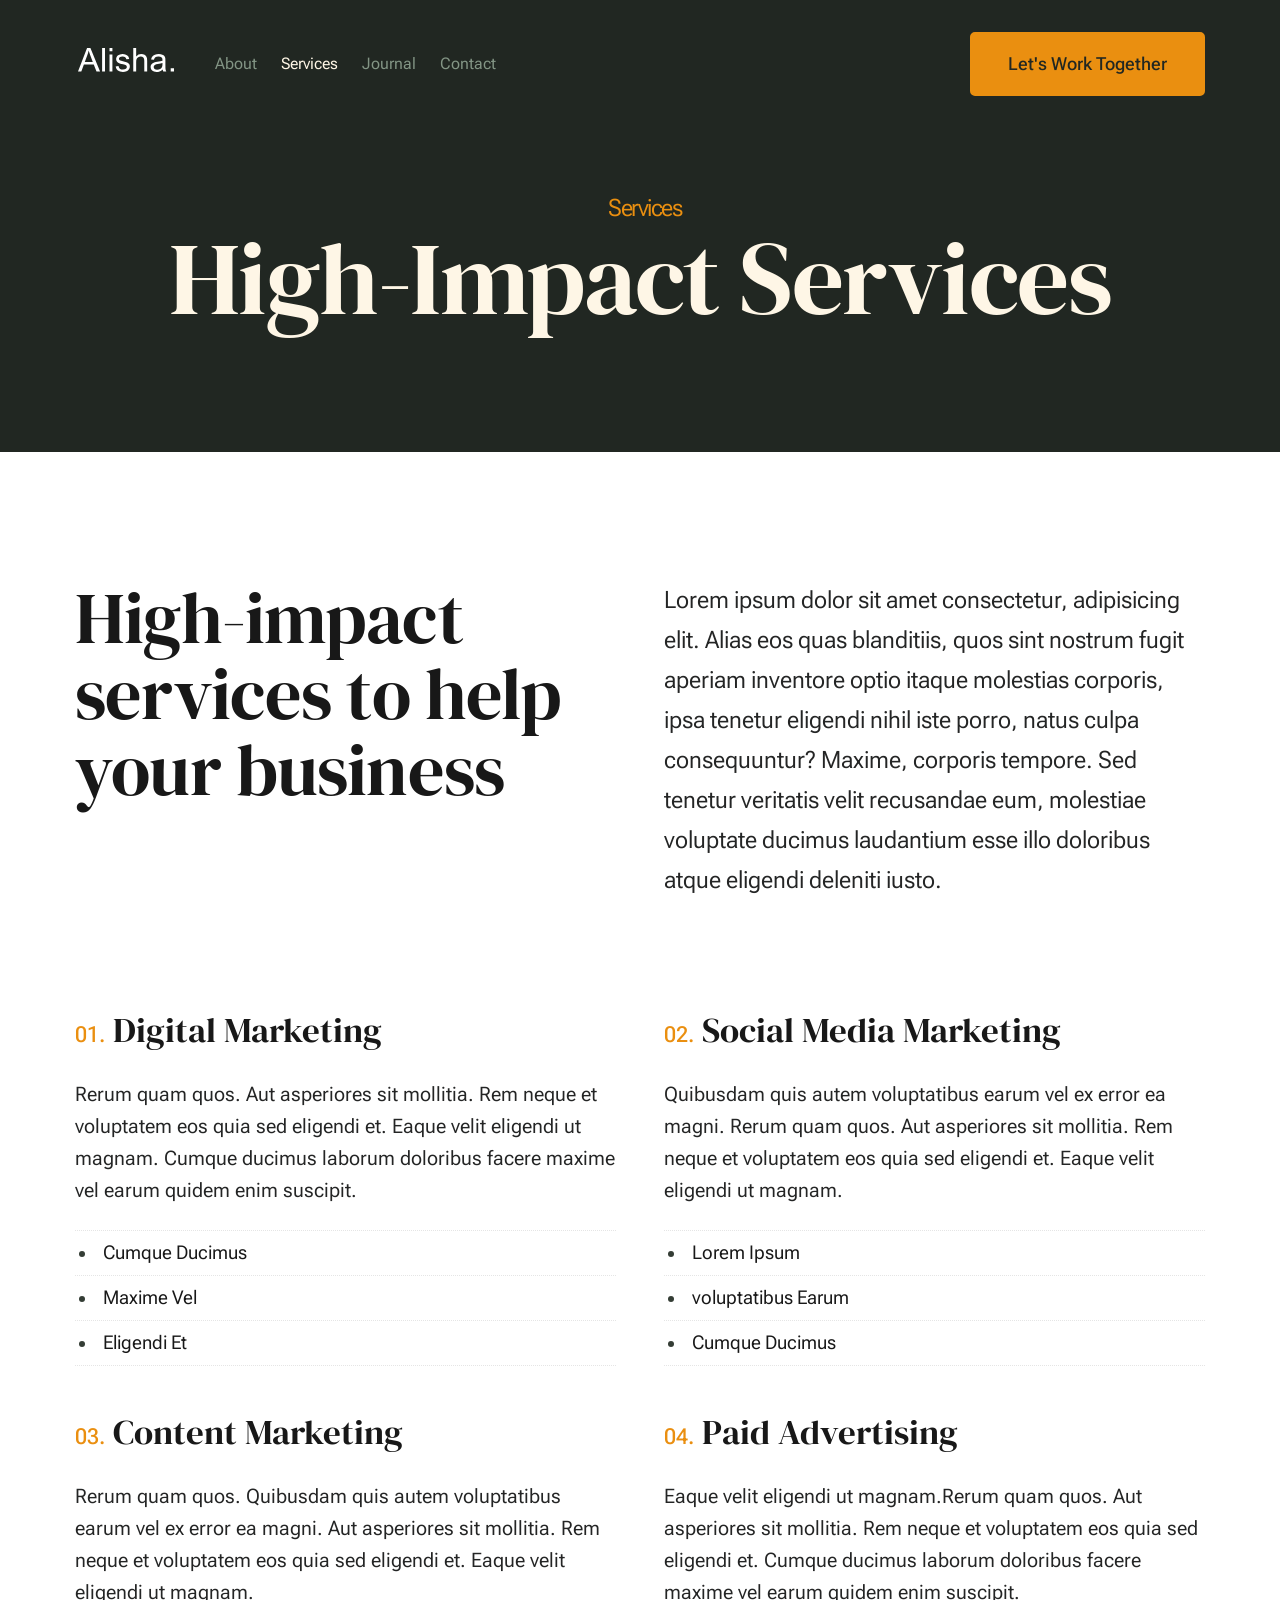
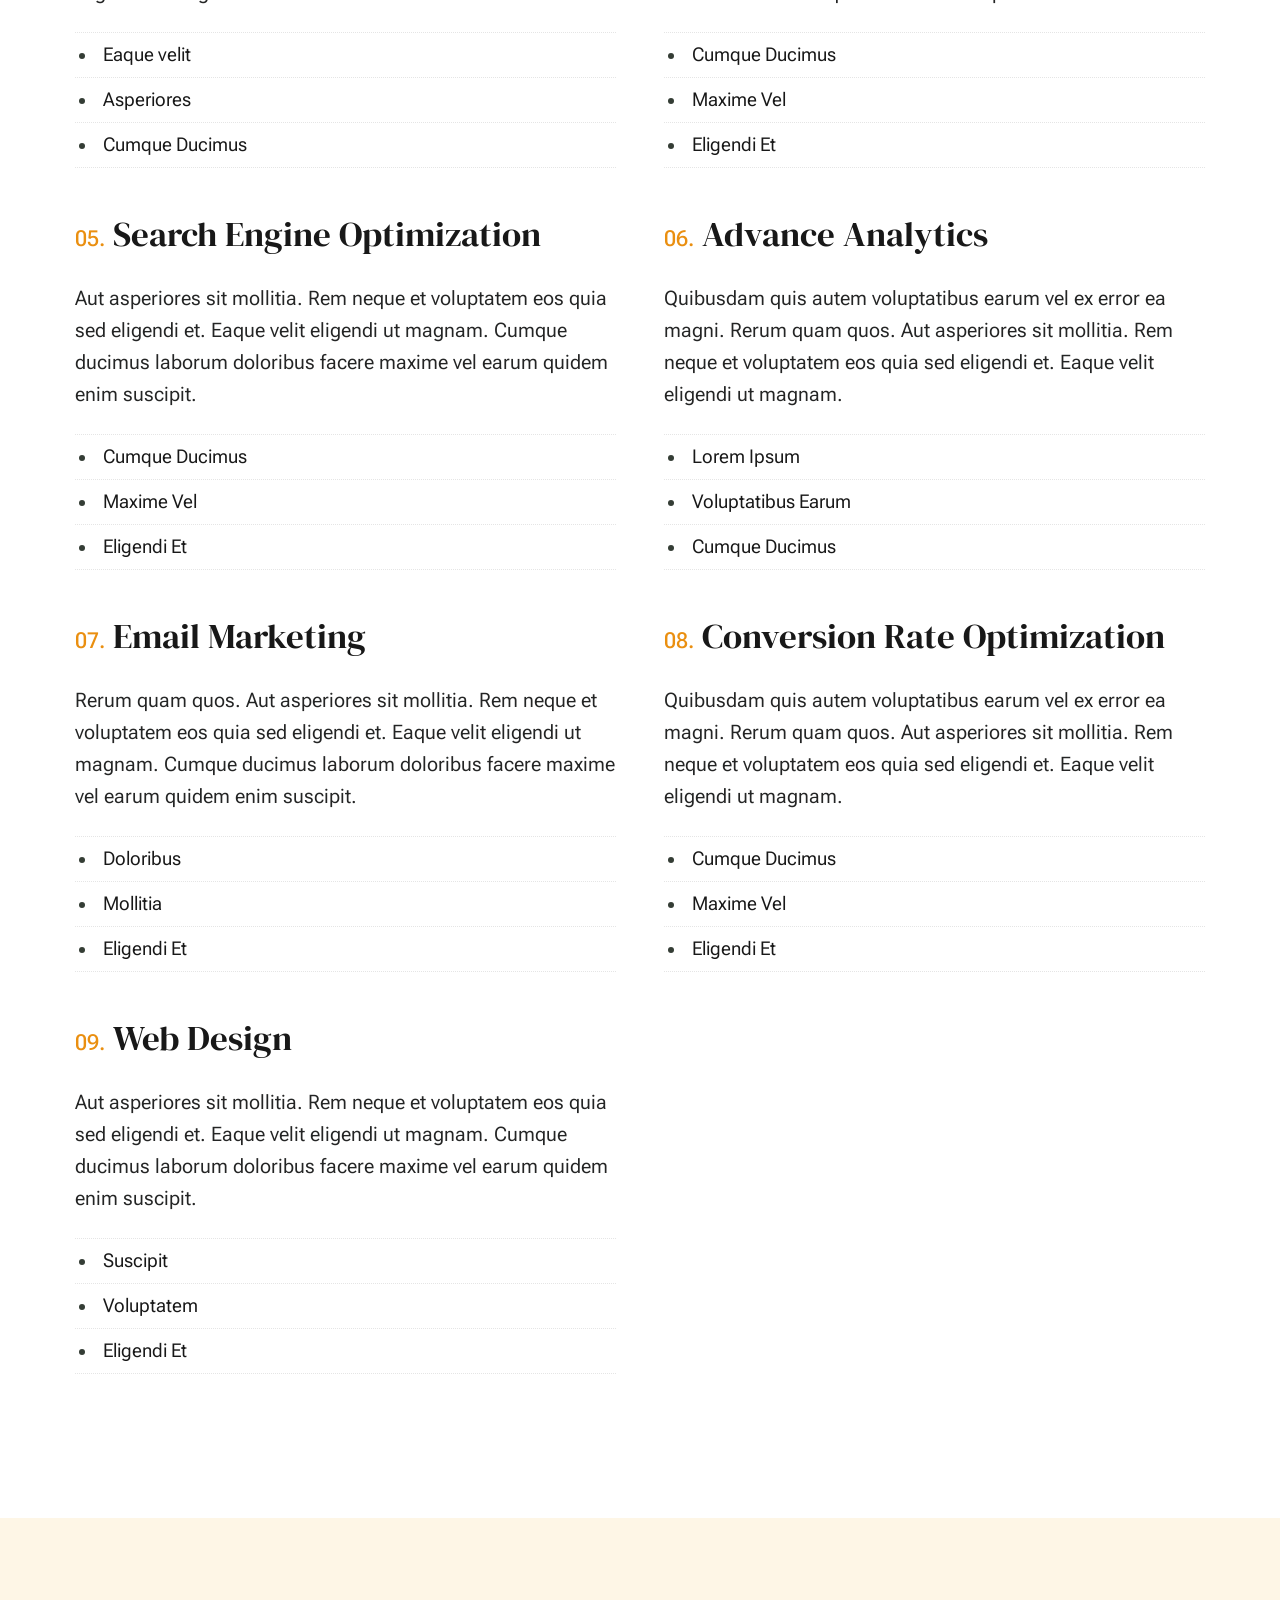
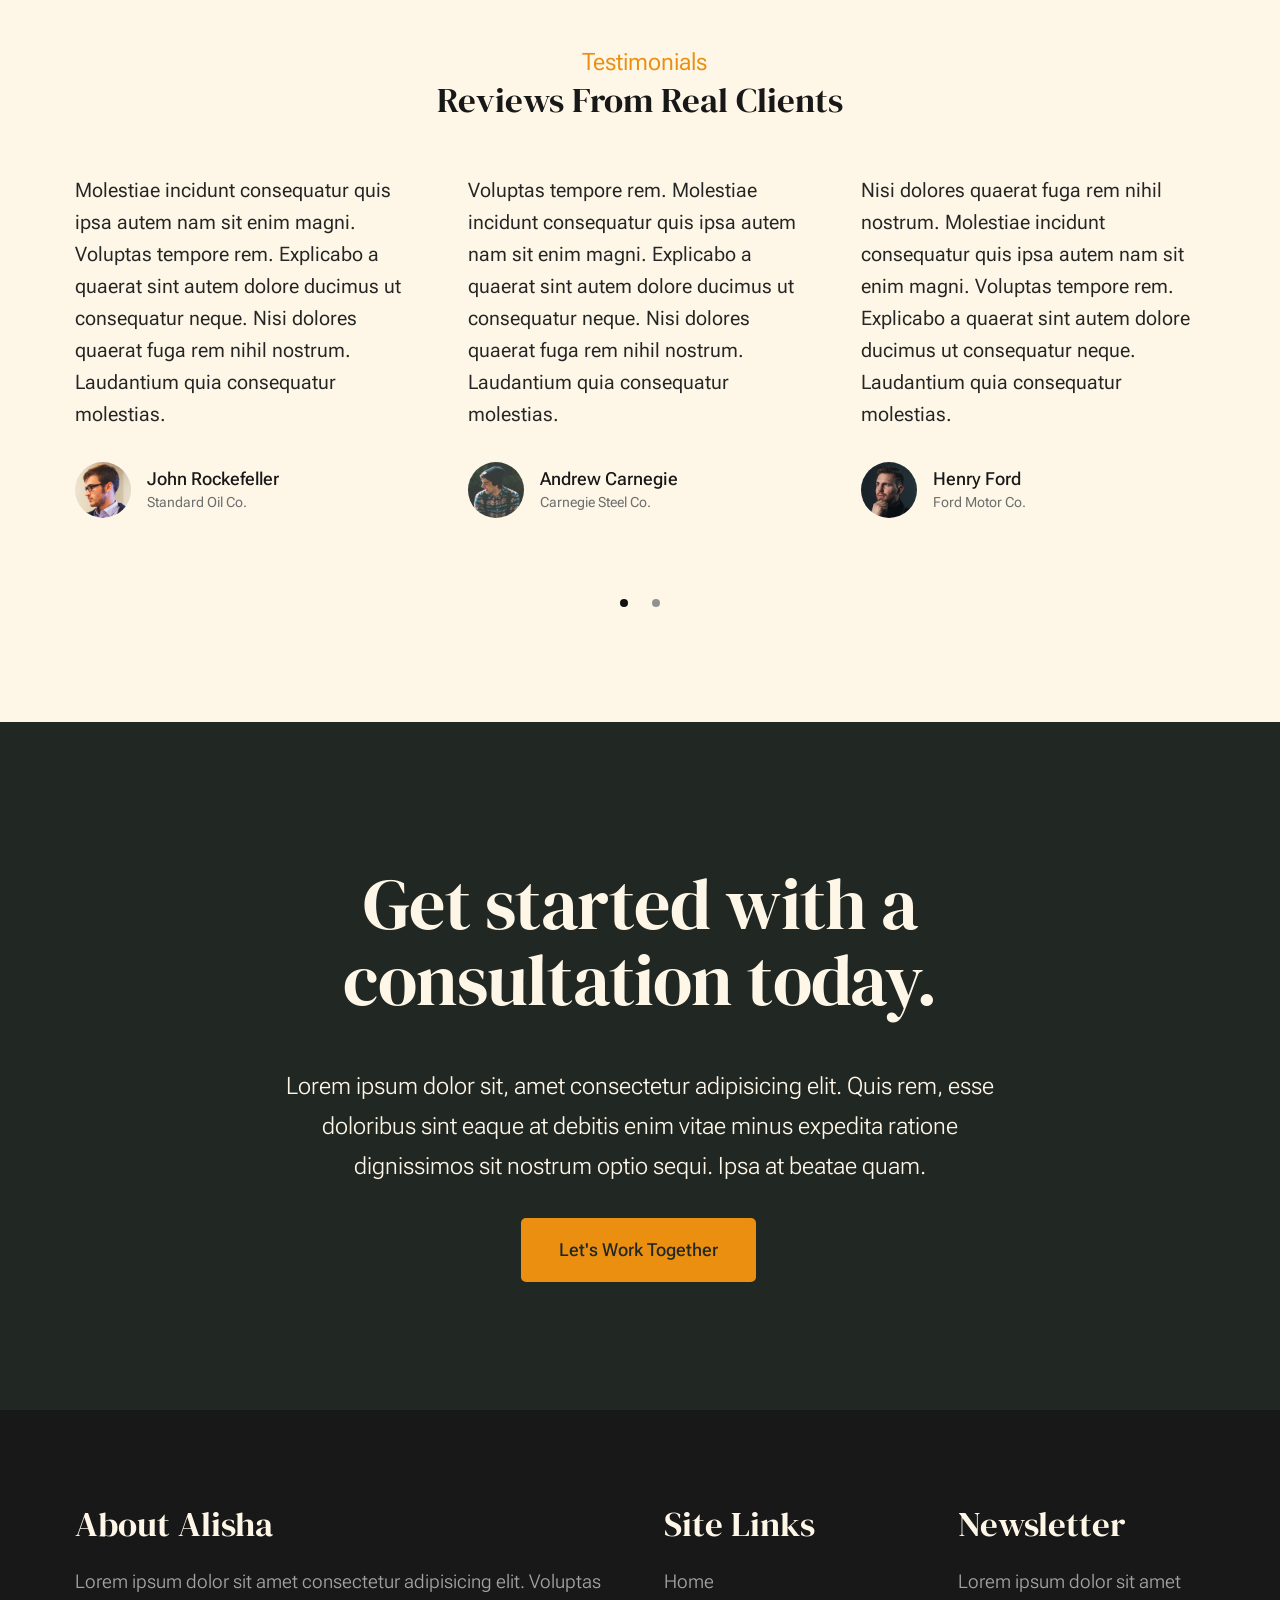
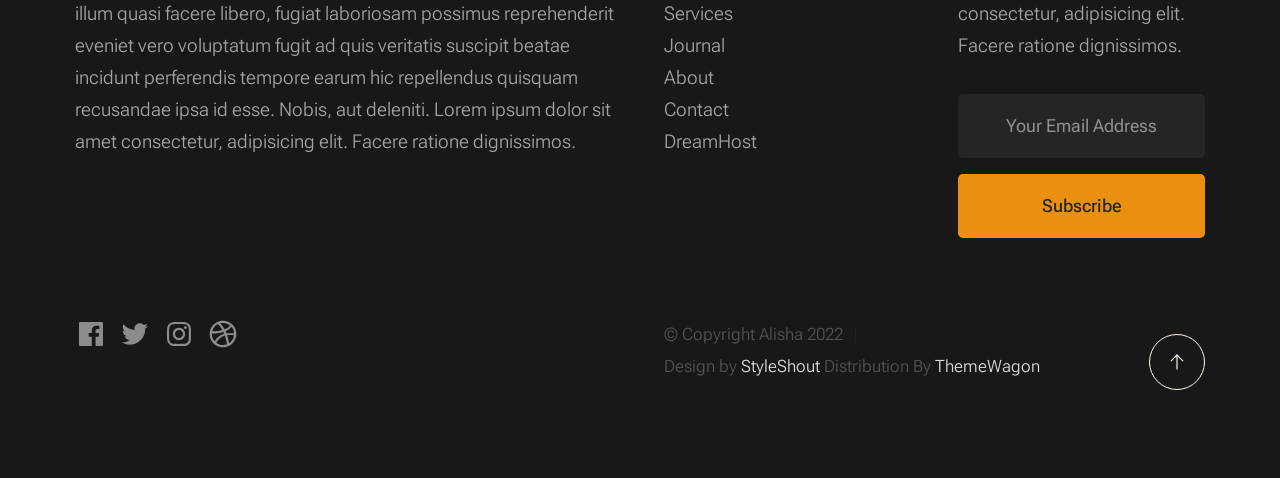
<file: services.html>
<!DOCTYPE html>
<html lang="en" class="no-js" >
<head>

    <!--- basic page needs
    ================================================== -->
    <meta charset="utf-8">
    <meta name="viewport" content="width=device-width, initial-scale=1">
    <title>Services - Alisha</title>

    <script>
        document.documentElement.classList.remove('no-js');
        document.documentElement.classList.add('js');
    </script>

    <!-- CSS
    ================================================== -->
    <link rel="stylesheet" href="css/vendor.css">
    <link rel="stylesheet" href="css/styles.css">

    <!-- favicons
    ================================================== -->
    <link rel="apple-touch-icon" sizes="180x180" href="apple-touch-icon.png">
    <link rel="icon" type="image/png" sizes="32x32" href="favicon-32x32.png">
    <link rel="icon" type="image/png" sizes="16x16" href="favicon-16x16.png">
    <link rel="manifest" href="site.webmanifest">

</head>


<body id="top">


    <!-- preloader
    ================================================== -->
    <div id="preloader">
        <div id="loader" class="dots-fade">
            <div></div>
            <div></div>
            <div></div>
        </div>
    </div>


    <!-- page wrap
    ================================================== -->
    <div id="page" class="s-pagewrap">

        <!-- # site header 
        ================================================== -->
        <header class="s-header">

            <div class="row s-header__inner width-sixteen-col">

                <div class="s-header__block">
                    <div class="s-header__logo">
                        <a class="logo" href="index.html">
                            <img src="images/logo.svg" alt="Homepage">
                        </a>
                    </div>

                    <a class="s-header__menu-toggle" href="#0"><span>Menu</span></a>
                </div> <!-- end s-header__block -->

                <nav class="s-header__nav">
    
                    <ul class="s-header__menu-links">
                        <li><a href="about.html">About</a></li>
                        <li class="current"><a href="services.html">Services</a></li>
                        <li><a href="blog.html">Journal</a></li>
                        <li><a href="contact.html">Contact</a></li>
                    </ul> <!-- s-header__menu-links -->

                    <div class="s-header__contact">
                        <a href="contact.html" class="btn btn--primary s-header__contact-btn">Let's Work Together</a>                        
                    </div> <!-- s-header__contact -->
    
                </nav> <!-- end s-header__nav -->

            </div> <!-- end s-header__inner -->

        </header> <!-- end s-header -->

        <!-- # site main content
        ================================================== -->
        <section id="content" class="s-content">

               <section class="s-pageheader pageheader">
                    <div class="row">
                        <div class="column xl-12">
                            <h1 class="page-title">
                                <span class="page-title__small-type text-pretitle">Services</span>
                                High-Impact Services
                            </h1>
                            
                        </div>
                    </div>
               </section> <!-- pageheader -->  

               <section class="s-pagecontent pagecontent">

                    <div class="row pageintro">
                        <div class="column xl-6 lg-12">
                            <h2 class="text-display-title">High-impact services to help your business</h2>
                        </div>
                        <div class="column xl-6 lg-12 u-flexitem-x-right">
                            <p class="lead">
                            Lorem ipsum dolor sit amet consectetur, adipisicing elit. Alias eos quas blanditiis, quos sint nostrum fugit aperiam 
                            inventore optio itaque molestias corporis, ipsa tenetur eligendi nihil iste porro, natus culpa consequuntur? Maxime, 
                            corporis tempore. Sed tenetur veritatis velit recusandae eum, molestiae voluptate ducimus laudantium esse illo 
                            doloribus atque eligendi deleniti iusto. 
                            </p>
                        </div>                       
                    </div>  <!-- pageintro -->       

                    <div class="row">
                        <div class="column xl-12 grid-block">             
                            
                            <div class="grid-full grid-list-items list-items show-ctr">
                                
                                <div class="grid-list-items__item list-items__item">
                                    <div class="list-items__item-header">
                                        <h3 class="list-items__item-title">Digital Marketing</h3>
                                    </div>
                                    <div class="list-items__item-text">
                                        <p>
                                        Rerum quam quos. Aut asperiores 
                                        sit mollitia. Rem neque et voluptatem eos quia sed eligendi et. Eaque velit eligendi ut 
                                        magnam. Cumque ducimus laborum doloribus facere maxime vel earum quidem enim suscipit.
                                        </p>

                                        <ul class="list-services">
                                            <li>Cumque Ducimus</li>
                                            <li>Maxime Vel</li>
                                            <li>Eligendi Et</li>
                                        </ul>
                                    </div>
                                </div> <!-- end list-items__item -->
                                <div class="grid-list-items__item list-items__item">
                                    <div class="list-items__item-header">
                                        <h3 class="list-items__item-title">Social Media Marketing</h3>
                                    </div>
                                    <div class="list-items__item-text">
                                        <p>
                                        Quibusdam quis autem voluptatibus earum vel ex error ea magni. Rerum quam quos. Aut asperiores 
                                        sit mollitia. Rem neque et voluptatem eos quia sed eligendi et. Eaque velit eligendi ut 
                                        magnam.
                                        </p>

                                        <ul class="list-services">
                                            <li>Lorem Ipsum</li>
                                            <li>voluptatibus Earum</li>
                                            <li>Cumque Ducimus</li>
                                        </ul>
                                    </div>
                                </div> <!-- end list-items__item -->
                                <div class="grid-list-items__item list-items__item">
                                    <div class="list-items__item-header">
                                        <h3 class="list-items__item-title">Content Marketing</h3>
                                    </div>
                                    <div class="list-items__item-text">
                                        <p>
                                        Rerum quam quos. Quibusdam quis autem voluptatibus earum vel ex error ea magni. Aut asperiores 
                                        sit mollitia. Rem neque et voluptatem eos quia sed eligendi et. Eaque velit eligendi ut 
                                        magnam.
                                        </p>

                                        <ul class="list-services">
                                            <li>Eaque velit</li>
                                            <li>Asperiores</li>
                                            <li>Cumque Ducimus</li>
                                        </ul>
                                    </div>
                                </div> <!-- end list-items__item -->
                                <div class="grid-list-items__item list-items__item">
                                    <div class="list-items__item-header">
                                        <h3 class="list-items__item-title">Paid Advertising</h3>
                                    </div>
                                    <div class="list-items__item-text">
                                        <p>
                                        Eaque velit eligendi ut magnam.Rerum quam quos. Aut asperiores 
                                        sit mollitia. Rem neque et voluptatem eos quia sed eligendi et. 
                                        Cumque ducimus laborum doloribus facere maxime vel earum quidem enim suscipit.
                                        </p>

                                        <ul class="list-services">
                                            <li>Cumque Ducimus</li>
                                            <li>Maxime Vel</li>
                                            <li>Eligendi Et</li>
                                        </ul>
                                    </div>
                                </div> <!-- end list-items__item -->
                                <div class="grid-list-items__item list-items__item">
                                    <div class="list-items__item-header">
                                        <h3 class="list-items__item-title">Search Engine Optimization</h3>
                                    </div>
                                    <div class="list-items__item-text">
                                        <p>
                                        Aut asperiores sit mollitia. Rem neque et voluptatem eos quia sed eligendi et. Eaque velit eligendi ut 
                                        magnam. Cumque ducimus laborum doloribus facere maxime vel earum quidem enim suscipit.
                                        </p>

                                        <ul class="list-services">
                                            <li>Cumque Ducimus</li>
                                            <li>Maxime Vel</li>
                                            <li>Eligendi Et</li>
                                        </ul>
                                    </div>
                                </div> <!-- end list-items__item -->
                                <div class="grid-list-items__item list-items__item">
                                    <div class="list-items__item-header">
                                        <h3 class="list-items__item-title">Advance Analytics</h3>
                                    </div>
                                    <div class="list-items__item-text">
                                        <p>
                                        Quibusdam quis autem voluptatibus earum vel ex error ea magni. Rerum quam quos. Aut asperiores 
                                        sit mollitia. Rem neque et voluptatem eos quia sed eligendi et. Eaque velit eligendi ut 
                                        magnam.
                                        </p>

                                        <ul class="list-services">
                                            <li>Lorem Ipsum</li>
                                            <li>Voluptatibus Earum</li>
                                            <li>Cumque Ducimus</li>
                                        </ul>
                                    </div>
                                </div> <!-- end list-items__item -->
                                <div class="grid-list-items__item list-items__item">
                                    <div class="list-items__item-header">
                                        <h3 class="list-items__item-title">Email Marketing</h3>
                                    </div>
                                    <div class="list-items__item-text">
                                        <p>
                                        Rerum quam quos. Aut asperiores 
                                        sit mollitia. Rem neque et voluptatem eos quia sed eligendi et. Eaque velit eligendi ut 
                                        magnam. Cumque ducimus laborum doloribus facere maxime vel earum quidem enim suscipit.
                                        </p>

                                        <ul class="list-services">
                                            <li>Doloribus</li>
                                            <li>Mollitia</li>
                                            <li>Eligendi Et</li>
                                        </ul>
                                    </div>
                                </div> <!-- end list-items__item -->
                                <div class="grid-list-items__item list-items__item">
                                    <div class="list-items__item-header">
                                        <h3 class="list-items__item-title">Conversion Rate Optimization</h3>
                                    </div>
                                    <div class="list-items__item-text">
                                        <p>
                                        Quibusdam quis autem voluptatibus earum vel ex error ea magni. Rerum quam quos. Aut asperiores 
                                        sit mollitia. Rem neque et voluptatem eos quia sed eligendi et. Eaque velit eligendi ut 
                                        magnam.
                                        </p>

                                        <ul class="list-services">
                                            <li>Cumque Ducimus</li>
                                            <li>Maxime Vel</li>
                                            <li>Eligendi Et</li>
                                        </ul>
                                    </div>
                                </div> <!-- end list-items__item -->
                                <div class="grid-list-items__item list-items__item">
                                    <div class="list-items__item-header">
                                        <h3 class="list-items__item-title">Web Design</h3>
                                    </div>
                                    <div class="list-items__item-text">
                                        <p>
                                        Aut asperiores sit mollitia. Rem neque et voluptatem eos quia sed eligendi et. Eaque velit eligendi ut 
                                        magnam. Cumque ducimus laborum doloribus facere maxime vel earum quidem enim suscipit.
                                        </p>

                                        <ul class="list-services">
                                            <li>Suscipit</li>
                                            <li>Voluptatem</li>
                                            <li>Eligendi Et</li>
                                        </ul>
                                    </div>
                                </div> <!-- end list-items__item -->
    
                            </div> <!-- grid-list-items -->
                           

                        </div> <!-- end grid-block-->
                    </div> <!-- end row -->

               </section> <!-- pagecontent -->

               <section class="s-testimonials">

                    <div class="s-testimonials__header row row-x-center text-center">
                        <div class="column xl-8 lg-12">
        
                            <p class="text-pretitle">
                            Testimonials
                            </p>
                            <h3>
                            Reviews From Real Clients
                            </h3>                        
        
                        </div>
                    </div> <!--end s-testimonials__header -->

                    <div class="row s-testimonials__content">
                        <div class="column xl-12 testimonials">

                            <div class="swiper-container testimonials__slider page-slider">

                                <div class="swiper-wrapper">
                                    <div class="testimonials__slide swiper-slide">
                                        <p>
                                        Molestiae incidunt consequatur quis ipsa autem nam sit enim magni. Voluptas tempore rem. 
                                        Explicabo a quaerat sint autem dolore ducimus ut consequatur neque. Nisi dolores quaerat fuga rem nihil nostrum.
                                        Laudantium quia consequatur molestias.
                                        </p>
                                        <div class="testimonials__author">
                                            <img src="images/avatars/user-01.jpg" alt="Author image" class="testimonials__avatar">
                                            <cite class="testimonials__cite">
                                                <strong>John Rockefeller</strong>
                                                <span>Standard Oil Co.</span>
                                            </cite>
                                        </div>
                                    </div>
                                    <div class="testimonials__slide swiper-slide">
                                        <p>
                                        Voluptas tempore rem. Molestiae incidunt consequatur quis ipsa autem nam sit enim magni. 
                                        Explicabo a quaerat sint autem dolore ducimus ut consequatur neque. Nisi dolores quaerat fuga rem nihil nostrum.
                                        Laudantium quia consequatur molestias.
                                        </p>
                                        <div class="testimonials__author">
                                            <img src="images/avatars/user-04.jpg" alt="Author image" class="testimonials__avatar">
                                            <cite class="testimonials__cite">
                                                <strong>Andrew Carnegie</strong>
                                                <span>Carnegie Steel Co.</span>
                                            </cite>
                                        </div>
                                    </div>
                                    <div class="testimonials__slide swiper-slide">
                                        <p>
                                        Nisi dolores quaerat fuga rem nihil nostrum. Molestiae incidunt consequatur quis ipsa autem nam sit enim magni. 
                                        Voluptas tempore rem. Explicabo a quaerat sint autem dolore ducimus ut consequatur neque. 
                                        Laudantium quia consequatur molestias.
                                        </p>
                                        <div class="testimonials__author">
                                            <img src="images/avatars/user-06.jpg" alt="Author image" class="testimonials__avatar">
                                            <cite class="testimonials__cite">
                                                <strong>Henry Ford</strong>
                                                <span>Ford Motor Co.</span>
                                            </cite>
                                        </div>
                                    </div>
                                    <div class="testimonials__slide swiper-slide">
                                        <p>
                                        Molestiae incidunt consequatur quis ipsa autem nam sit enim magni. Voluptas tempore rem. 
                                        Explicabo a quaerat sint autem dolore ducimus ut consequatur neque. Nisi dolores quaerat fuga rem nihil nostrum.
                                        Laudantium quia consequatur molestias.
                                        </p>
                                        <div class="testimonials__author">
                                            <img src="images/avatars/user-02.jpg" alt="Author image" class="testimonials__avatar">
                                            <cite class="testimonials__cite">
                                                <strong>John Morgan</strong>
                                                <span>JP Morgan & Co.</span>
                                            </cite>
                                        </div>
                                    </div> 
                                </div> <!-- end swiper-wrapper --> 

                                <div class="swiper-pagination"></div>

                            </div> <!--end testimonials__slider --> 

                        </div> <!-- testimonials -->
                    </div> <!--end s-testimonials__content -->

               </section> <!-- end s-testimonials -->

        </section> <!-- s-content-->

        <!-- # cta
        ================================================== -->
        <section id="cta" class="s-cta">

            <div class="row row-x-center text-center">
                <div class="column xl-8 lg-12">

                    <div class="s-cta__content">
                        <h2 class="text-display-title">
                        Get started with a consultation today.
                        </h2>
                        <p class="lead">
                        Lorem ipsum dolor sit, amet consectetur adipisicing elit. Quis rem, esse doloribus sint eaque at debitis enim vitae minus expedita ratione dignissimos sit nostrum optio sequi. Ipsa at beatae quam.
                        </p>
                        <a href="contact.html" class="btn btn--primary">Let's Work Together</a>
                    </div>

                </div>
            </div>

        </section> <!-- end s-cta -->


        <!-- # footer 
        ================================================== -->
        <footer class="s-footer">
            <div class="row s-footer__content">
                <div class="column xl-6 lg-6 md-12 s-footer__block s-footer__about">                    
                    <h3>About Alisha</h3>
                    <p>
                    Lorem ipsum dolor sit amet consectetur adipisicing elit. Voluptas illum quasi facere libero, 
                    fugiat laboriosam possimus reprehenderit eveniet vero voluptatum fugit ad quis veritatis suscipit beatae 
                    incidunt perferendis tempore earum hic repellendus quisquam recusandae ipsa id esse. Nobis, aut deleniti.
                    Lorem ipsum dolor sit amet consectetur, adipisicing elit. Facere ratione dignissimos.
                    </p>               
                </div>                
                <div class="column xl-3 lg-6 md-12 s-footer__block s-footer__site-links">
                    <h3>Site Links</h3>
                    <ul class="link-list">
                        <li><a href="index.html">Home</a></li>
                        <li><a href="services.html">Services</a></li>
                        <li><a href="blog.html">Journal</a></li>
                        <li><a href="about.html">About</a></li>
                        <li><a href="contact.html">Contact</a></li>
                        <li><a href="https://www.dreamhost.com/r.cgi?287326">DreamHost</a></li>
                    </ul>
                </div>
                <div class="column xl-3 lg-6 md-12 tab-12 s-footer__block s-footer__newsletter">
                    <h3>Newsletter</h3>

                    <p>
                    Lorem ipsum dolor sit amet consectetur, adipisicing elit. Facere ratione dignissimos.
                    </p>

                    <div class="subscribe-form">
                        <form id="mc-form" class="mc-form">
                            <input type="email" name="EMAIL" id="mce-EMAIL" class="u-fullwidth text-center" placeholder="Your Email Address" title="The domain portion of the email address is invalid (the portion after the @)." pattern="^([^\x00-\x20\x22\x28\x29\x2c\x2e\x3a-\x3c\x3e\x40\x5b-\x5d\x7f-\xff]+|\x22([^\x0d\x22\x5c\x80-\xff]|\x5c[\x00-\x7f])*\x22)(\x2e([^\x00-\x20\x22\x28\x29\x2c\x2e\x3a-\x3c\x3e\x40\x5b-\x5d\x7f-\xff]+|\x22([^\x0d\x22\x5c\x80-\xff]|\x5c[\x00-\x7f])*\x22))*\x40([^\x00-\x20\x22\x28\x29\x2c\x2e\x3a-\x3c\x3e\x40\x5b-\x5d\x7f-\xff]+|\x5b([^\x0d\x5b-\x5d\x80-\xff]|\x5c[\x00-\x7f])*\x5d)(\x2e([^\x00-\x20\x22\x28\x29\x2c\x2e\x3a-\x3c\x3e\x40\x5b-\x5d\x7f-\xff]+|\x5b([^\x0d\x5b-\x5d\x80-\xff]|\x5c[\x00-\x7f])*\x5d))*(\.\w{2,})+$" required>
                            <input type="submit" name="subscribe" value="Subscribe" class="btn btn--primary btn--small u-fullwidth">
                            <!-- <div style="position: absolute; left: -5000px;" aria-hidden="true"><input type="text" name="b_cdb7b577e41181934ed6a6a44_9a91cfe7b3" tabindex="-1" value=""></div> -->
                            <div class="mc-status"></div>
                        </form>
                    </div>
                </div>
            </div>    
            
            <div class="row s-footer__bottom">
                <div class="column xl-6 lg-12">
                    <ul class="s-footer__social social-list">
                        <li>
                            <a href="#0">
                                <svg xmlns="http://www.w3.org/2000/svg" width="24" height="24" viewBox="0 0 24 24" style="fill:rgba(0, 0, 0, 1);transform:;-ms-filter:"><path d="M20,3H4C3.447,3,3,3.448,3,4v16c0,0.552,0.447,1,1,1h8.615v-6.96h-2.338v-2.725h2.338v-2c0-2.325,1.42-3.592,3.5-3.592 c0.699-0.002,1.399,0.034,2.095,0.107v2.42h-1.435c-1.128,0-1.348,0.538-1.348,1.325v1.735h2.697l-0.35,2.725h-2.348V21H20 c0.553,0,1-0.448,1-1V4C21,3.448,20.553,3,20,3z"></path></svg>
                                <span class="u-screen-reader-text">Facebook</span>
                            </a>
                        </li>
                        <li>
                            <a href="#0">
                                <svg xmlns="http://www.w3.org/2000/svg" width="24" height="24" viewBox="0 0 24 24" style="fill:rgba(0, 0, 0, 1);transform:;-ms-filter:"><path d="M19.633,7.997c0.013,0.175,0.013,0.349,0.013,0.523c0,5.325-4.053,11.461-11.46,11.461c-2.282,0-4.402-0.661-6.186-1.809 c0.324,0.037,0.636,0.05,0.973,0.05c1.883,0,3.616-0.636,5.001-1.721c-1.771-0.037-3.255-1.197-3.767-2.793 c0.249,0.037,0.499,0.062,0.761,0.062c0.361,0,0.724-0.05,1.061-0.137c-1.847-0.374-3.23-1.995-3.23-3.953v-0.05 c0.537,0.299,1.16,0.486,1.82,0.511C3.534,9.419,2.823,8.184,2.823,6.787c0-0.748,0.199-1.434,0.548-2.032 c1.983,2.443,4.964,4.04,8.306,4.215c-0.062-0.3-0.1-0.611-0.1-0.923c0-2.22,1.796-4.028,4.028-4.028 c1.16,0,2.207,0.486,2.943,1.272c0.91-0.175,1.782-0.512,2.556-0.973c-0.299,0.935-0.936,1.721-1.771,2.22 c0.811-0.088,1.597-0.312,2.319-0.624C21.104,6.712,20.419,7.423,19.633,7.997z"></path></svg>
                                <span class="u-screen-reader-text">Twitter</span>
                            </a>
                        </li>
                        <li>
                            <a href="#0">
                                <svg xmlns="http://www.w3.org/2000/svg" width="24" height="24" viewBox="0 0 24 24" style="fill:rgba(0, 0, 0, 1);transform:;-ms-filter:"><path d="M11.999,7.377c-2.554,0-4.623,2.07-4.623,4.623c0,2.554,2.069,4.624,4.623,4.624c2.552,0,4.623-2.07,4.623-4.624 C16.622,9.447,14.551,7.377,11.999,7.377L11.999,7.377z M11.999,15.004c-1.659,0-3.004-1.345-3.004-3.003 c0-1.659,1.345-3.003,3.004-3.003s3.002,1.344,3.002,3.003C15.001,13.659,13.658,15.004,11.999,15.004L11.999,15.004z"></path><circle cx="16.806" cy="7.207" r="1.078"></circle><path d="M20.533,6.111c-0.469-1.209-1.424-2.165-2.633-2.632c-0.699-0.263-1.438-0.404-2.186-0.42 c-0.963-0.042-1.268-0.054-3.71-0.054s-2.755,0-3.71,0.054C7.548,3.074,6.809,3.215,6.11,3.479C4.9,3.946,3.945,4.902,3.477,6.111 c-0.263,0.7-0.404,1.438-0.419,2.186c-0.043,0.962-0.056,1.267-0.056,3.71c0,2.442,0,2.753,0.056,3.71 c0.015,0.748,0.156,1.486,0.419,2.187c0.469,1.208,1.424,2.164,2.634,2.632c0.696,0.272,1.435,0.426,2.185,0.45 c0.963,0.042,1.268,0.055,3.71,0.055s2.755,0,3.71-0.055c0.747-0.015,1.486-0.157,2.186-0.419c1.209-0.469,2.164-1.424,2.633-2.633 c0.263-0.7,0.404-1.438,0.419-2.186c0.043-0.962,0.056-1.267,0.056-3.71s0-2.753-0.056-3.71C20.941,7.57,20.801,6.819,20.533,6.111z M19.315,15.643c-0.007,0.576-0.111,1.147-0.311,1.688c-0.305,0.787-0.926,1.409-1.712,1.711c-0.535,0.199-1.099,0.303-1.67,0.311 c-0.95,0.044-1.218,0.055-3.654,0.055c-2.438,0-2.687,0-3.655-0.055c-0.569-0.007-1.135-0.112-1.669-0.311 c-0.789-0.301-1.414-0.923-1.719-1.711c-0.196-0.534-0.302-1.099-0.311-1.669c-0.043-0.95-0.053-1.218-0.053-3.654 c0-2.437,0-2.686,0.053-3.655c0.007-0.576,0.111-1.146,0.311-1.687c0.305-0.789,0.93-1.41,1.719-1.712 c0.534-0.198,1.1-0.303,1.669-0.311c0.951-0.043,1.218-0.055,3.655-0.055c2.437,0,2.687,0,3.654,0.055 c0.571,0.007,1.135,0.112,1.67,0.311c0.786,0.303,1.407,0.925,1.712,1.712c0.196,0.534,0.302,1.099,0.311,1.669 c0.043,0.951,0.054,1.218,0.054,3.655c0,2.436,0,2.698-0.043,3.654H19.315z"></path></svg>
                                <span class="u-screen-reader-text">Instagram</span>
                            </a>
                        </li>
                        <li>
                            <a href="#0">
                                <svg xmlns="http://www.w3.org/2000/svg" width="24" height="24" viewBox="0 0 24 24" style="fill: rgba(0, 0, 0, 1);transform: ;msFilter:;"><path d="M20.66 6.98a9.932 9.932 0 0 0-3.641-3.64C15.486 2.447 13.813 2 12 2s-3.486.447-5.02 1.34c-1.533.893-2.747 2.107-3.64 3.64S2 10.187 2 12s.446 3.487 1.34 5.02a9.924 9.924 0 0 0 3.641 3.64C8.514 21.553 10.187 22 12 22s3.486-.447 5.02-1.34a9.932 9.932 0 0 0 3.641-3.64C21.554 15.487 22 13.813 22 12s-.446-3.487-1.34-5.02zM12 3.66c2 0 3.772.64 5.32 1.919-.92 1.174-2.286 2.14-4.1 2.9-1.002-1.813-2.088-3.327-3.261-4.54A7.715 7.715 0 0 1 12 3.66zM5.51 6.8a8.116 8.116 0 0 1 2.711-2.22c1.212 1.201 2.325 2.7 3.34 4.5-2 .6-4.114.9-6.341.9-.573 0-1.006-.013-1.3-.04A8.549 8.549 0 0 1 5.51 6.8zM3.66 12c0-.054.003-.12.01-.2.007-.08.01-.146.01-.2.254.014.641.02 1.161.02 2.666 0 5.146-.367 7.439-1.1.187.373.381.793.58 1.26-1.32.293-2.674 1.006-4.061 2.14S6.4 16.247 5.76 17.5c-1.4-1.587-2.1-3.42-2.1-5.5zM12 20.34c-1.894 0-3.594-.587-5.101-1.759.601-1.187 1.524-2.322 2.771-3.401 1.246-1.08 2.483-1.753 3.71-2.02a29.441 29.441 0 0 1 1.56 6.62 8.166 8.166 0 0 1-2.94.56zm7.08-3.96a8.351 8.351 0 0 1-2.58 2.621c-.24-2.08-.7-4.107-1.379-6.081.932-.066 1.765-.1 2.5-.1.799 0 1.686.034 2.659.1a8.098 8.098 0 0 1-1.2 3.46zm-1.24-5c-1.16 0-2.233.047-3.22.14a27.053 27.053 0 0 0-.68-1.62c2.066-.906 3.532-2.006 4.399-3.3 1.2 1.414 1.854 3.027 1.96 4.84-.812-.04-1.632-.06-2.459-.06z"></path></svg>
                                <span class="u-screen-reader-text">Dribbble</span>
                            </a>
                        </li>
                    </ul> <!-- end s-footer__social -->
                </div>
                <div class="column xl-6 lg-12">
                    <p class="ss-copyright">
                        <span>© Copyright Alisha 2022</span> 
                        <span>Design by <a href="https://www.styleshout.com/">StyleShout</a> Distribution By <a href="https://themewagon.com">ThemeWagon</a></span>
                    </p>
                </div>

                <div class="ss-go-top">
                    <a class="smoothscroll" title="Back to Top" href="#top">
                        <svg xmlns="http://www.w3.org/2000/svg" viewBox="0 0 24 24" width="36" height="36" fill="none" stroke="#ffffff" stroke-width="1" stroke-linecap="round" stroke-linejoin="round">&lt;!--!  Atomicons Free 1.00 by @atisalab License - https://atomicons.com/license/ (Icons: CC BY 4.0) Copyright 2021 Atomicons --&gt;<polyline points="17 11 12 6 7 11"></polyline><line x1="12" y1="18" x2="12" y2="6"></line></svg>
                    </a>
                </div> <!-- end ss-go-top -->
            </div>
            
        </footer> <!-- end s-footer -->

    </div> <!-- end page-wrap -->

    <!-- Java Script
    ================================================== -->
    <script src="js/plugins.js"></script>
    <script src="js/main.js"></script>

</body>
</html>
</file>
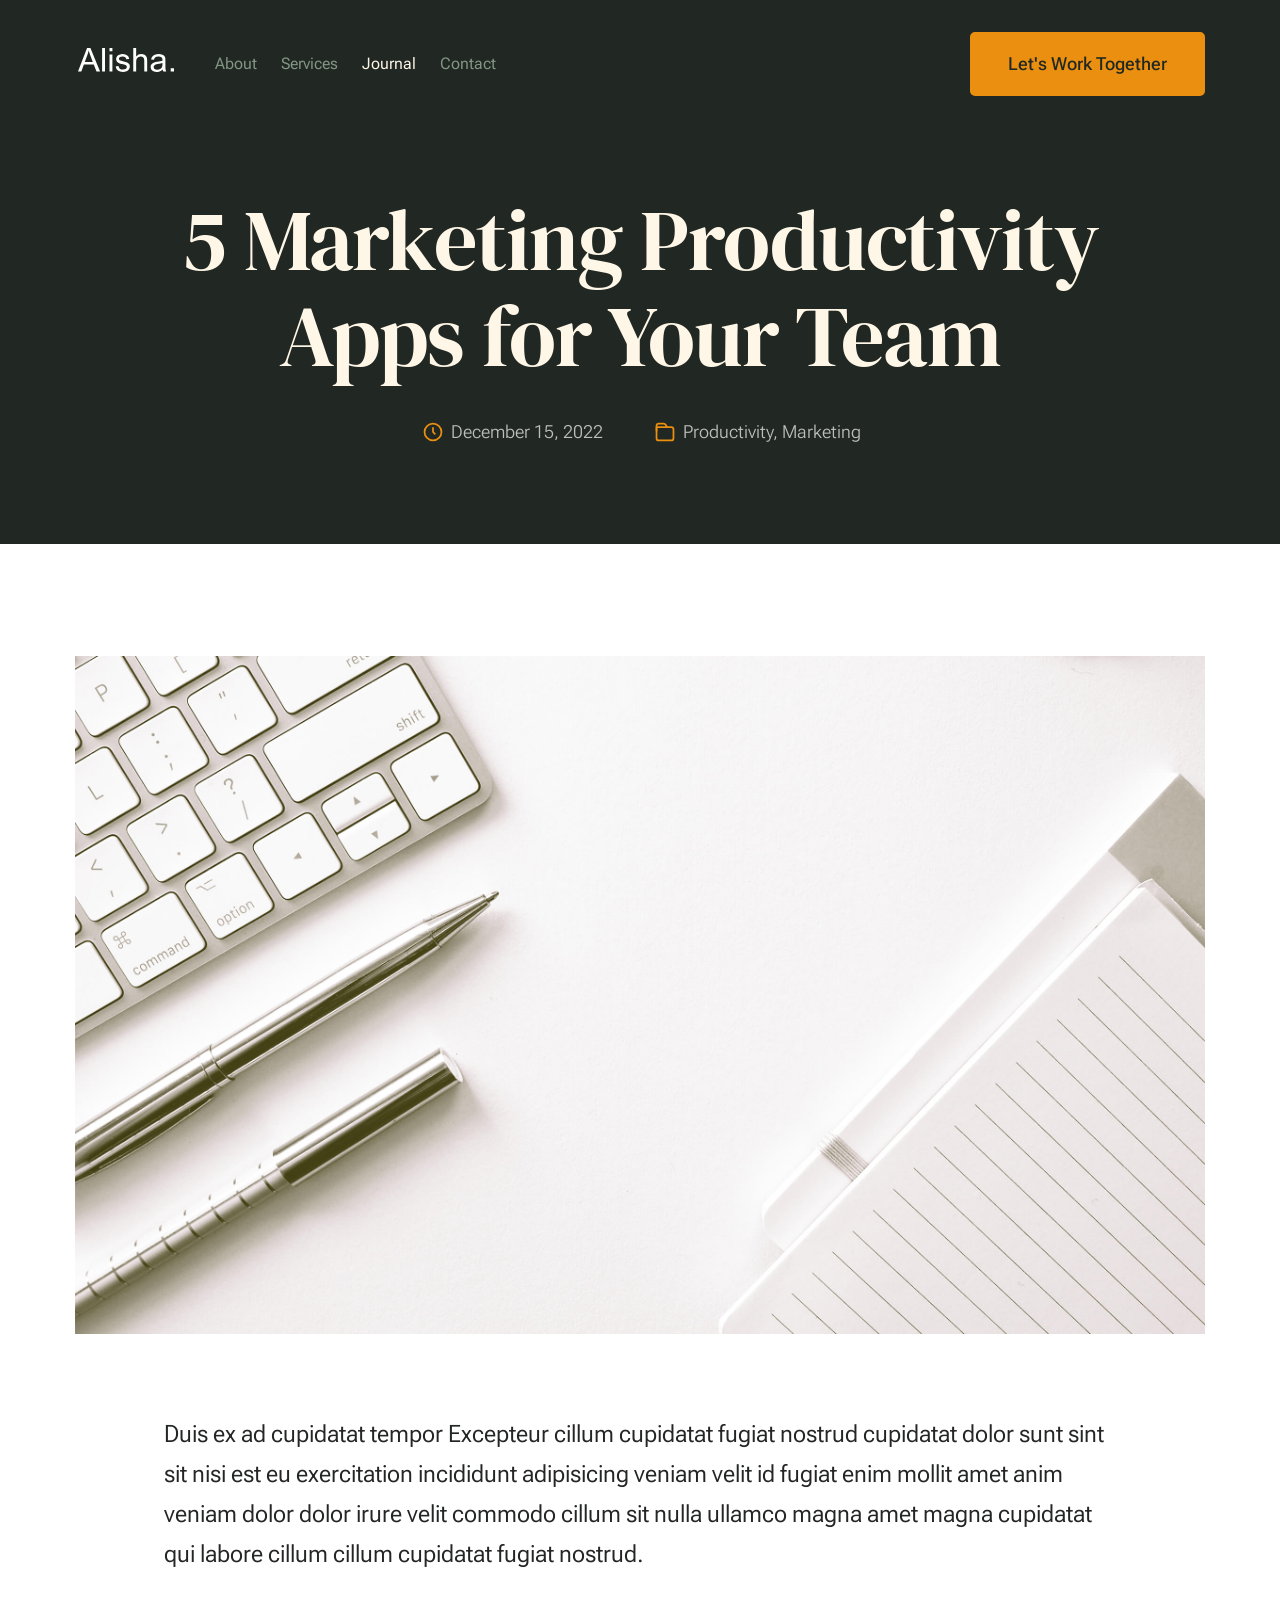
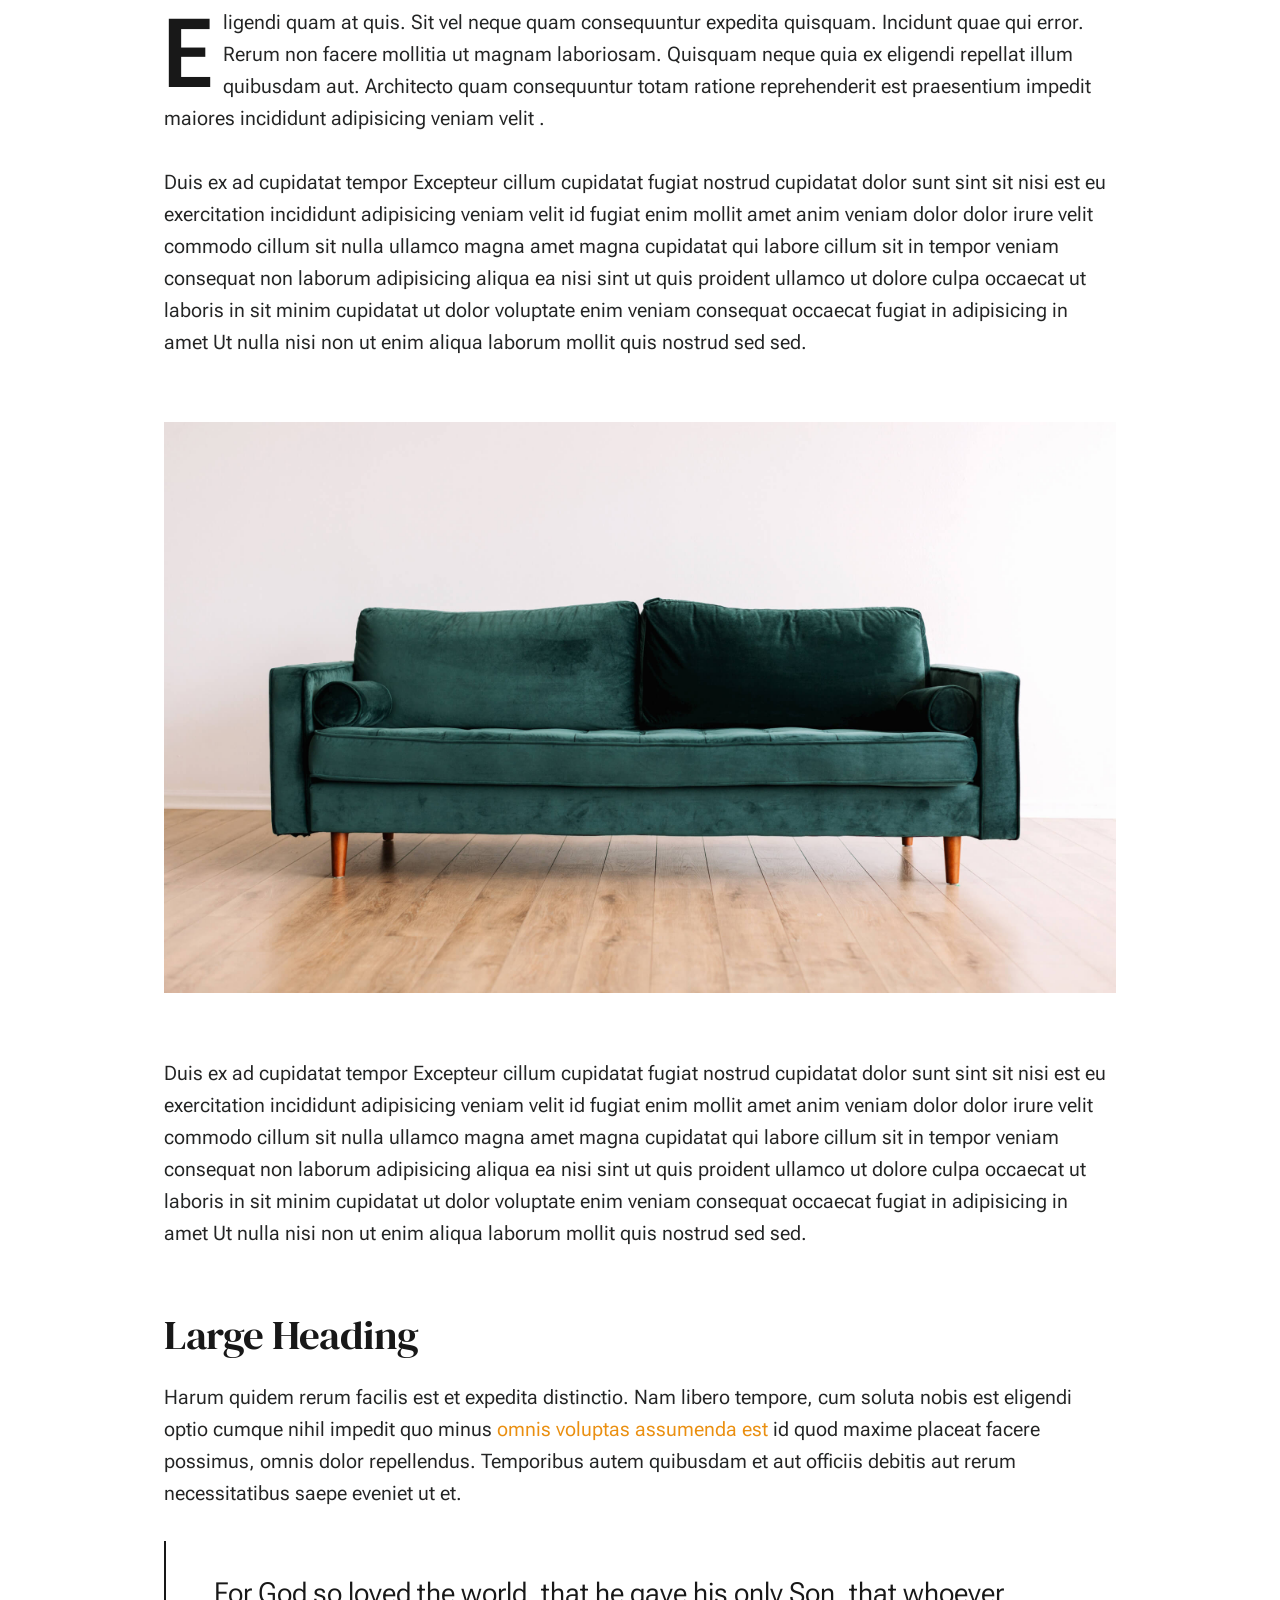
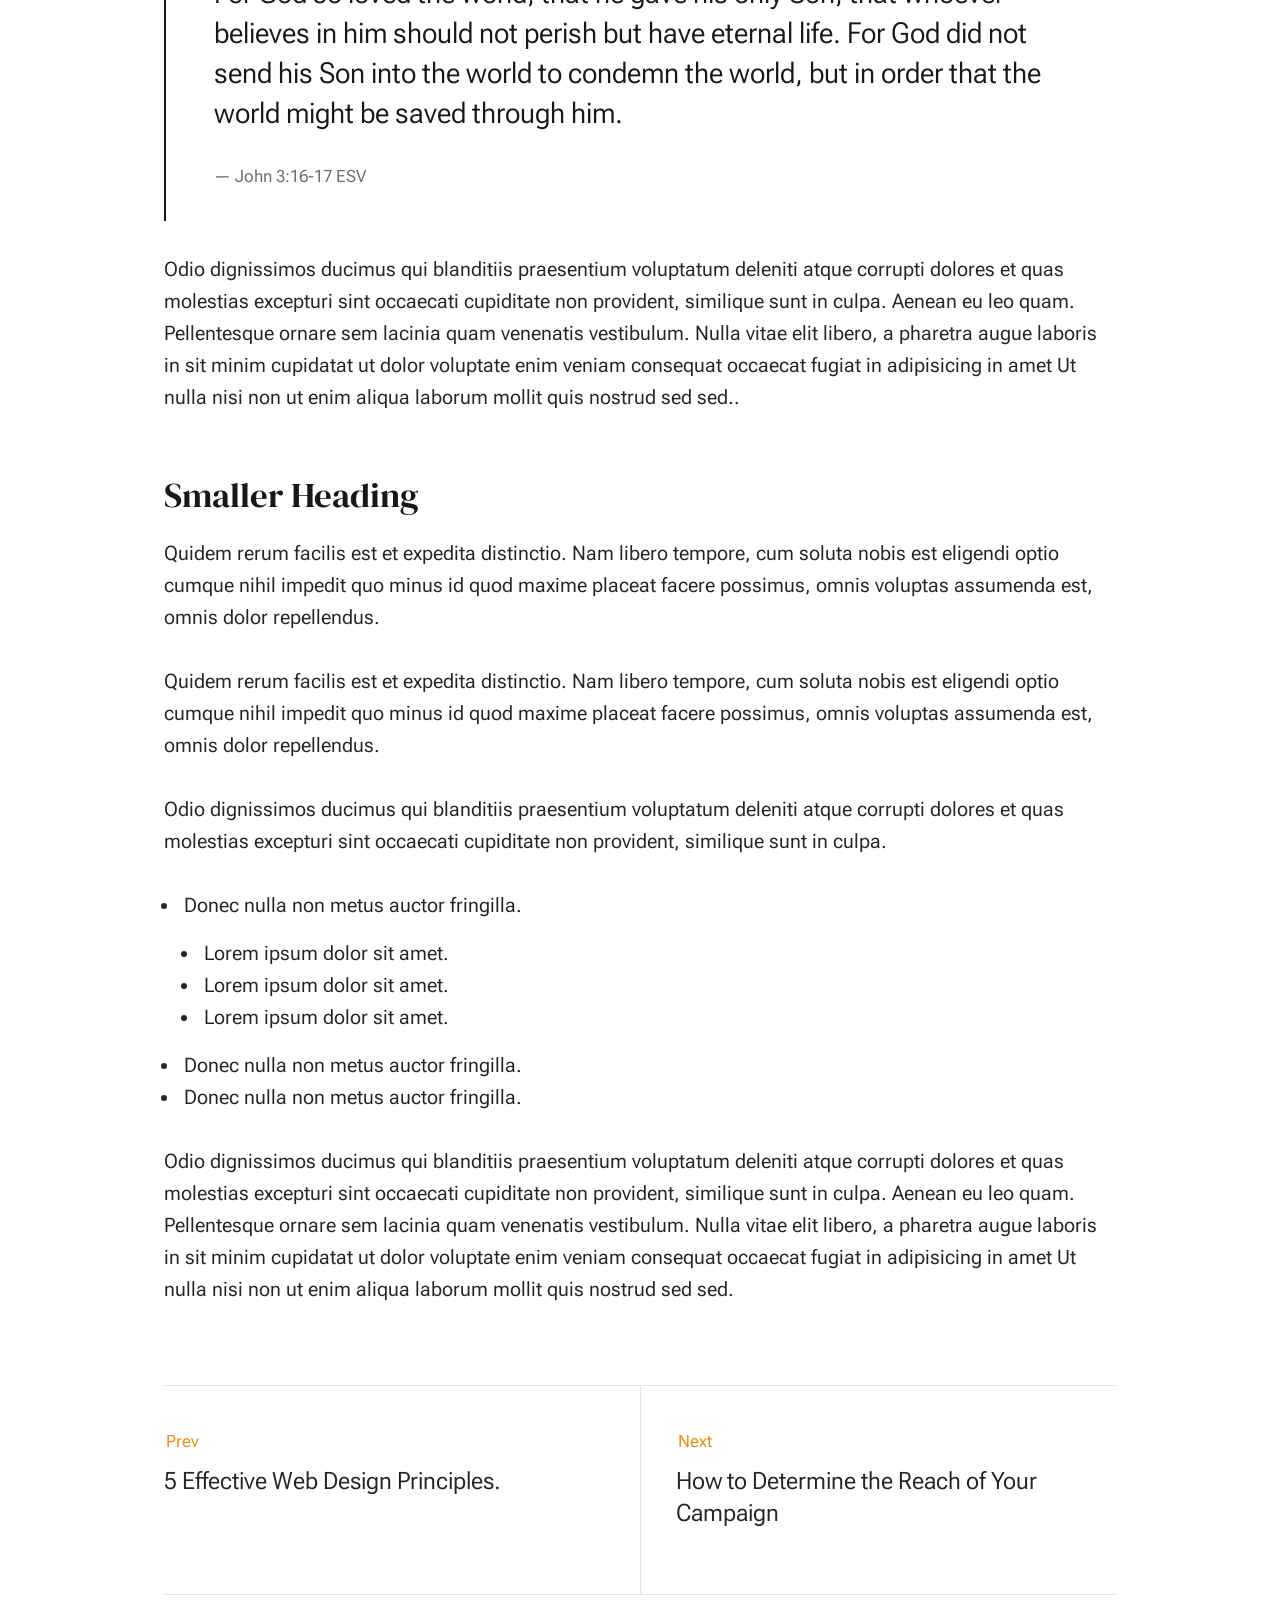
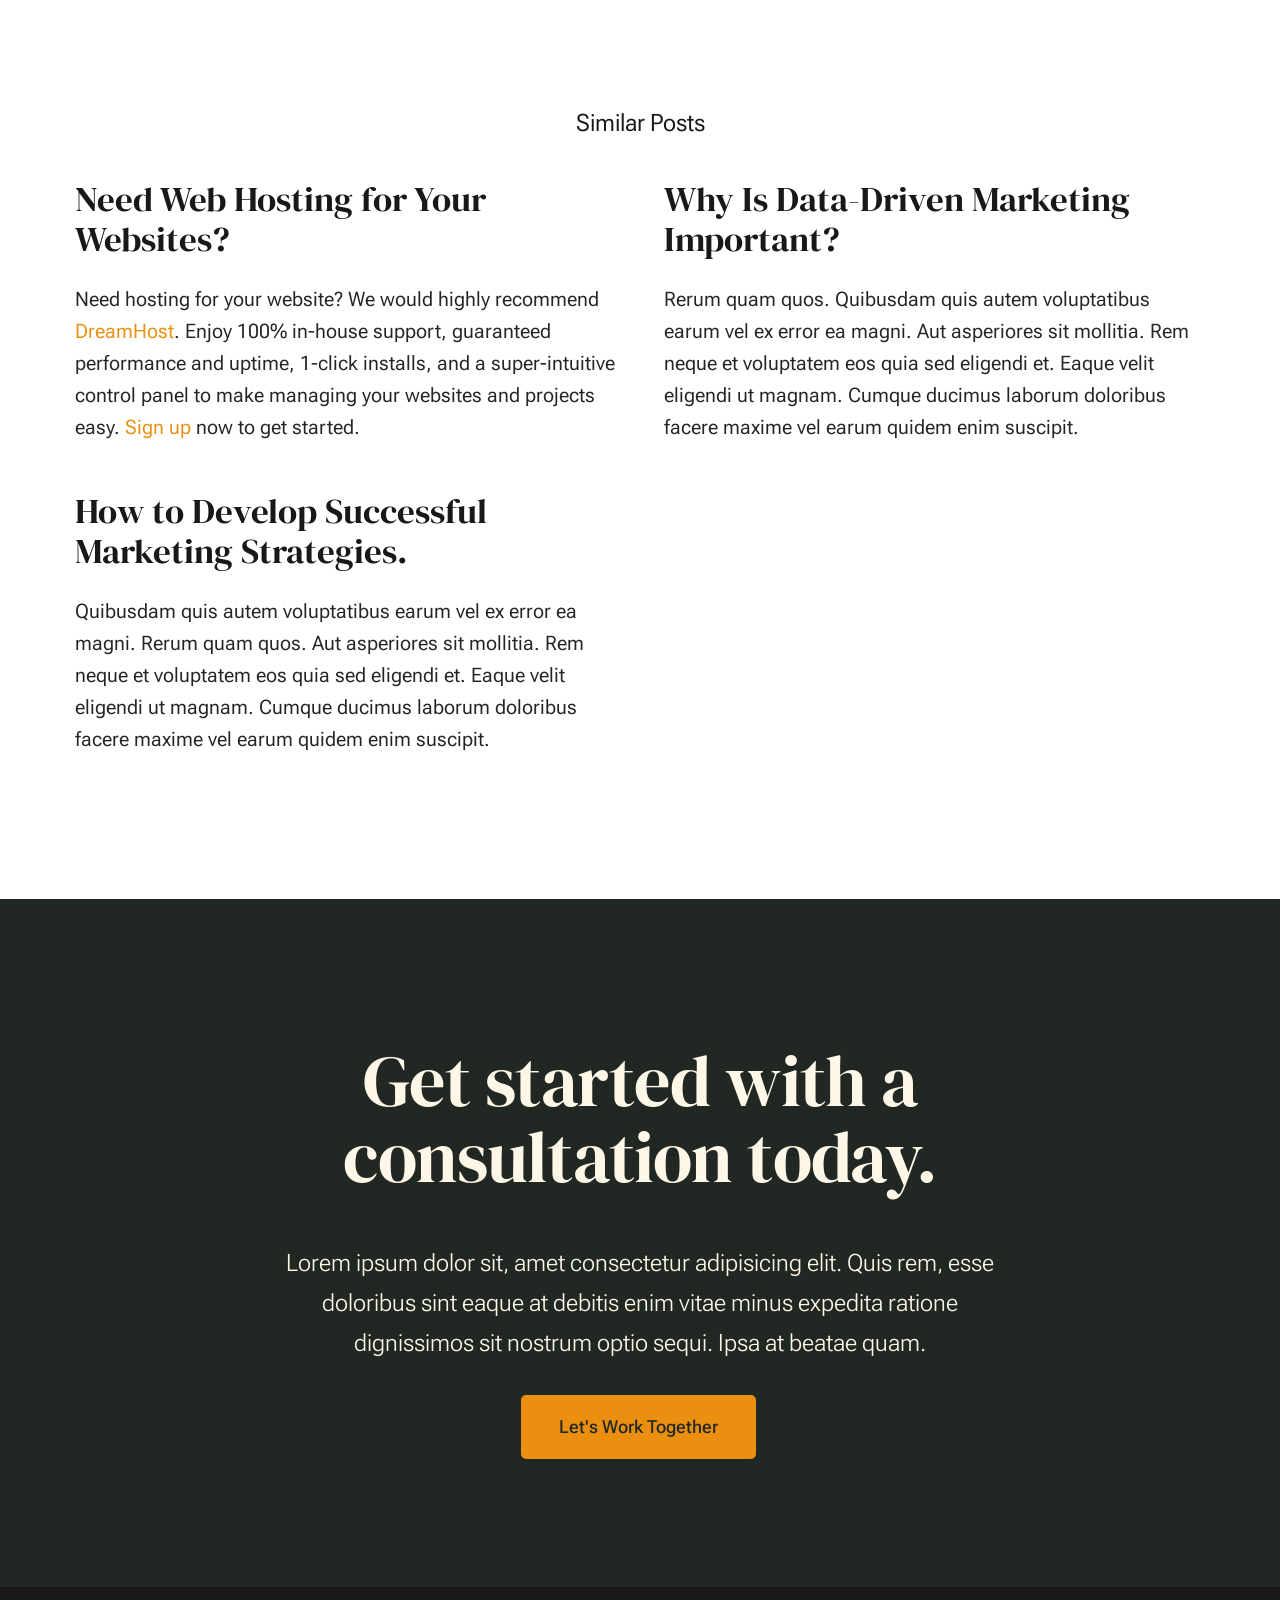
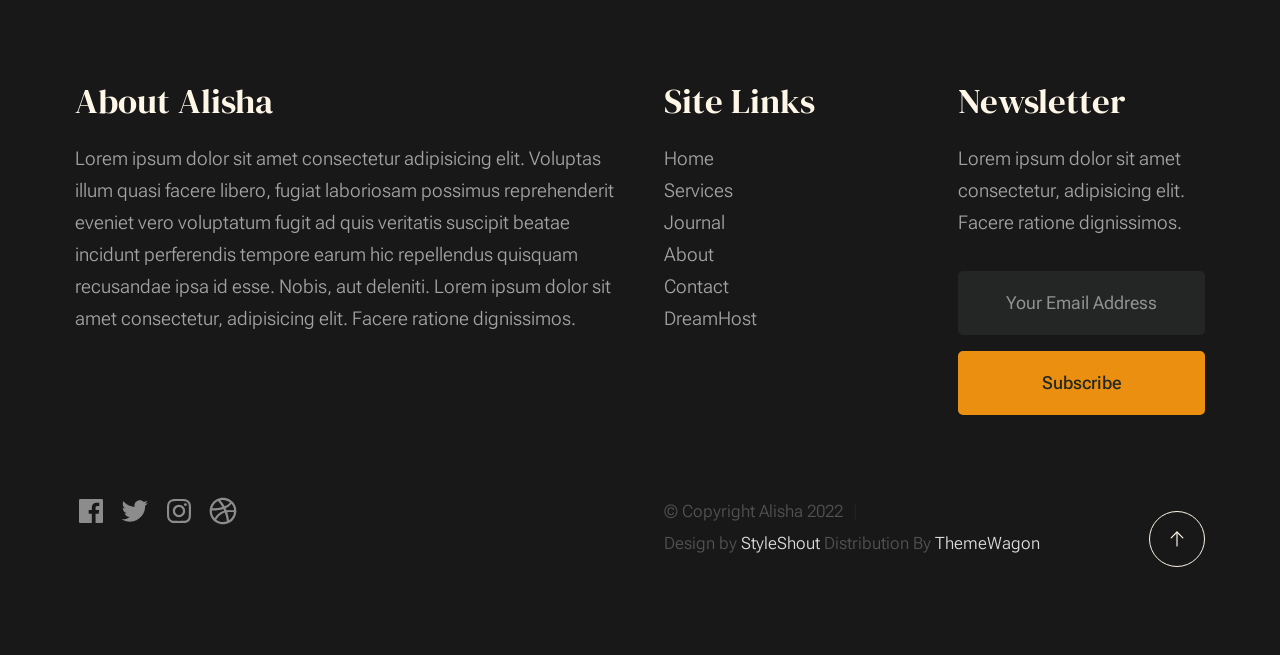
<file: single.html>
<!DOCTYPE html>
<html lang="en" class="no-js" >
<head>

    <!--- basic page needs
    ================================================== -->
    <meta charset="utf-8">
    <meta name="viewport" content="width=device-width, initial-scale=1">
    <title>Single - Alisha</title>

    <script>
        document.documentElement.classList.remove('no-js');
        document.documentElement.classList.add('js');
    </script>

    <!-- CSS
    ================================================== -->
    <link rel="stylesheet" href="css/vendor.css">
    <link rel="stylesheet" href="css/styles.css">

    <!-- favicons
    ================================================== -->
    <link rel="apple-touch-icon" sizes="180x180" href="apple-touch-icon.png">
    <link rel="icon" type="image/png" sizes="32x32" href="favicon-32x32.png">
    <link rel="icon" type="image/png" sizes="16x16" href="favicon-16x16.png">
    <link rel="manifest" href="site.webmanifest">

</head>


<body id="top">


    <!-- preloader
    ================================================== -->
    <div id="preloader">
        <div id="loader" class="dots-fade">
            <div></div>
            <div></div>
            <div></div>
        </div>
    </div>


    <!-- page wrap
    ================================================== -->
    <div id="page" class="s-pagewrap">


        <!-- # site header 
        ================================================== -->
        <header class="s-header">

            <div class="row s-header__inner width-sixteen-col">

                <div class="s-header__block">
                    <div class="s-header__logo">
                        <a class="logo" href="index.html">
                            <img src="images/logo.svg" alt="Homepage">
                        </a>
                    </div>

                    <a class="s-header__menu-toggle" href="#0"><span>Menu</span></a>
                </div> <!-- end s-header__block -->

                <nav class="s-header__nav">    
                    <ul class="s-header__menu-links">
                        <li><a href="about.html">About</a></li>
                        <li><a href="services.html">Services</a></li>
                        <li class="current"><a href="blog.html">Journal</a></li>
                        <li><a href="contact.html">Contact</a></li>
                    </ul> <!-- s-header__menu-links -->

                    <div class="s-header__contact">
                        <a href="contact.html" class="btn btn--primary s-header__contact-btn">Let's Work Together</a>
                        
                    </div> <!-- s-header__contact -->    
                </nav> <!-- end s-header__nav -->

            </div> <!-- end s-header__inner -->

        </header> <!-- end s-header -->


        <!-- # site main content
        ================================================== -->
        <article id="content" class="s-content entry">

            <div class="s-pageheader entry__header">
                <div class="row">
                    <div class="column xl-12">

                        <h1 class="entry__title">
                            5 Marketing Productivity Apps for Your Team
                        </h1> <!-- end entry__title -->

                        <div class="entry__meta">
                            <div class="entry__meta-date">
                                <svg width="24" height="24" fill="none" viewBox="0 0 24 24">
                                    <circle cx="12" cy="12" r="7.25" stroke="currentColor" stroke-width="1.5"></circle>
                                    <path stroke="currentColor" stroke-width="1.5" d="M12 8V12L14 14"></path>
                                </svg>
                                December 15, 2022 
                            </div>
                            <div class="entry__meta-cat">
                                <svg width="24" height="24" fill="none" viewBox="0 0 24 24">
                                    <path stroke="currentColor" stroke-linecap="round" stroke-linejoin="round" stroke-width="1.5" d="M19.25 17.25V9.75C19.25 8.64543 18.3546 7.75 17.25 7.75H4.75V17.25C4.75 18.3546 5.64543 19.25 6.75 19.25H17.25C18.3546 19.25 19.25 18.3546 19.25 17.25Z"></path>
                                    <path stroke="currentColor" stroke-linecap="round" stroke-linejoin="round" stroke-width="1.5" d="M13.5 7.5L12.5685 5.7923C12.2181 5.14977 11.5446 4.75 10.8127 4.75H6.75C5.64543 4.75 4.75 5.64543 4.75 6.75V11"></path>
                                </svg>                                      
                                <span class="cat-links">
                                    <a href="blog.html">Productivity</a>
                                    <a href="blog.html">Marketing</a>
                                </span>
                            </div>
                        </div> <!-- end entry__meta -->

                    </div>
                </div>
            </div> <!-- end entry__header --> 

            <div class="s-pagecontent entry__content">

                <div class="row entry__media">
                    <div class="column xl-12">
                        <figure class="featured-image">
                            <img src="images/thumbs/single/standard-1200.jpg" 
                                 srcset="images/thumbs/single/standard-2400.jpg 2400w, 
                                         images/thumbs/single/standard-1200.jpg 1200w, 
                                         images/thumbs/single/standard-600.jpg 600w" sizes="(max-width: 2400px) 100vw, 2400px" alt="">
                        </figure>
                    </div>
                </div> <!-- end entry__media -->

                <div class="row entry__primary width-narrower">
                    <div class="column xl-12"> 

                            <p class="lead">
                            Duis ex ad cupidatat tempor Excepteur cillum cupidatat fugiat nostrud cupidatat dolor 
                            sunt sint sit nisi est eu exercitation incididunt adipisicing veniam velit id fugiat 
                            enim mollit amet anim veniam dolor dolor irure velit commodo cillum sit nulla ullamco 
                            magna amet magna cupidatat qui labore cillum cillum cupidatat fugiat nostrud. </p> 

                            <p class="drop-cap">
                            Eligendi quam at quis. Sit vel neque quam consequuntur expedita quisquam. Incidunt quae 
                            qui error. Rerum non facere mollitia ut magnam laboriosam. Quisquam neque quia ex eligendi 
                            repellat illum quibusdam aut. Architecto quam consequuntur totam ratione reprehenderit est 
                            praesentium impedit maiores incididunt adipisicing veniam velit .
                            </p>
    
                            <p>
                            Duis ex ad cupidatat tempor Excepteur cillum cupidatat fugiat nostrud cupidatat dolor 
                            sunt sint sit nisi est eu exercitation incididunt adipisicing veniam velit id fugiat 
                            enim mollit amet anim veniam dolor dolor irure velit commodo cillum sit nulla ullamco 
                            magna amet magna cupidatat qui labore cillum sit in tempor veniam consequat non laborum 
                            adipisicing aliqua ea nisi sint ut quis proident ullamco ut dolore culpa occaecat ut 
                            laboris in sit minim cupidatat ut dolor voluptate enim veniam consequat occaecat fugiat 
                            in adipisicing in amet Ut nulla nisi non ut enim aliqua laborum mollit quis nostrud sed sed.
                            </p>
            
                            <figure class="alignwide">
                                <img src="images/sample-1200.jpg" 
                                     srcset="images/sample-2400.jpg 2400w, 
                                             images/sample-1200.jpg 1200w, 
                                             images/sample-600.jpg 600w" sizes="(max-width: 2400px) 100vw, 2400px" alt="">
                            </figure>
    
                            <p>
                            Duis ex ad cupidatat tempor Excepteur cillum cupidatat fugiat nostrud cupidatat dolor 
                            sunt sint sit nisi est eu exercitation incididunt adipisicing veniam velit id fugiat 
                            enim mollit amet anim veniam dolor dolor irure velit commodo cillum sit nulla ullamco 
                            magna amet magna cupidatat qui labore cillum sit in tempor veniam consequat non laborum 
                            adipisicing aliqua ea nisi sint ut quis proident ullamco ut dolore culpa occaecat ut 
                            laboris in sit minim cupidatat ut dolor voluptate enim veniam consequat occaecat fugiat 
                            in adipisicing in amet Ut nulla nisi non ut enim aliqua laborum mollit quis nostrud sed sed.
                            </p>
    
                            <h2>Large Heading</h2>
        
                            <p>
                            Harum quidem rerum facilis est et expedita distinctio. Nam libero tempore, cum soluta 
                            nobis est eligendi optio cumque nihil impedit quo minus <a href="http://#">omnis voluptas assumenda est</a> 
                            id quod maxime placeat facere possimus, omnis dolor repellendus. Temporibus autem quibusdam et 
                            aut officiis debitis aut rerum necessitatibus saepe eveniet ut et.</p>
    
                            <blockquote>
                                <p>
                                For God so loved the world, that he gave his only Son, that whoever believes in 
                                him should not perish but have eternal life. For God did not send his Son into 
                                the world to condemn the world, but in order that the world might be 
                                saved through him.
                                </p>
                                <cite>John 3:16-17 ESV</cite>
                            </blockquote>
    
                            <p>
                            Odio dignissimos ducimus qui blanditiis praesentium voluptatum deleniti atque corrupti dolores 
                            et quas molestias excepturi sint occaecati cupiditate non provident, similique sunt in culpa. 
                            Aenean eu leo quam. Pellentesque ornare sem lacinia quam venenatis vestibulum. Nulla vitae elit 
                            libero, a pharetra augue laboris in sit minim cupidatat ut dolor voluptate enim veniam consequat 
                            occaecat fugiat in adipisicing in amet Ut nulla nisi non ut enim aliqua laborum mollit quis nostrud sed sed..</p>
    
                            <h3>Smaller Heading</h3>
    
                            <p>
                            Quidem rerum facilis est et expedita distinctio. Nam libero tempore, cum soluta nobis est 
                            eligendi optio cumque nihil impedit quo minus id quod maxime placeat facere possimus, omnis voluptas 
                            assumenda est, omnis dolor repellendus.
                            </p>
    
                            <p>
                            Quidem rerum facilis est et expedita distinctio. Nam libero tempore, cum soluta nobis est 
                            eligendi optio cumque nihil impedit quo minus id quod maxime placeat facere possimus, omnis voluptas 
                            assumenda est, omnis dolor repellendus.
                            </p>
                                    
                            <p>
                            Odio dignissimos ducimus qui blanditiis praesentium voluptatum deleniti atque corrupti dolores et 
                            quas molestias excepturi sint occaecati cupiditate non provident, similique sunt in culpa.</p>
    
                            <ul>
                                <li>Donec nulla non metus auctor fringilla.
                                    <ul>
                                        <li>Lorem ipsum dolor sit amet.</li>
                                        <li>Lorem ipsum dolor sit amet.</li>
                                        <li>Lorem ipsum dolor sit amet.</li>
                                    </ul>
                                </li>
                                <li>Donec nulla non metus auctor fringilla.</li>
                                <li>Donec nulla non metus auctor fringilla.</li>
                            </ul>
    
                            <p>
                            Odio dignissimos ducimus qui blanditiis praesentium voluptatum deleniti atque corrupti dolores et quas 
                            molestias excepturi sint occaecati cupiditate non provident, similique sunt in culpa. Aenean eu leo quam. 
                            Pellentesque ornare sem lacinia quam venenatis vestibulum. Nulla vitae elit libero, a pharetra augue 
                            laboris in sit minim cupidatat ut dolor voluptate enim veniam consequat occaecat fugiat in adipisicing 
                            in amet Ut nulla nisi non ut enim aliqua laborum mollit quis nostrud sed sed.
                            </p>        

                            <div class="post-nav">
                                <div class="post-nav__prev">
                                    <a href="single-standard.html" rel="prev">
                                        <span>Prev</span>
                                        5 Effective Web Design Principles. 
                                    </a>
                                </div>
                                <div class="post-nav__next">
                                    <a href="single-standard.html" rel="next">
                                        <span>Next</span>
                                        How to Determine the Reach of Your Campaign
                                    </a>
                                </div>
                            </div> <!-- end post-nav -->                                                   
                   
                    </div> <!-- end column-->
                </div> <!-- end entry__primary -->    
                
                <div class="row related-posts">
                    <div class="column xl-12">

                        <h4 class="text-center">Similar Posts</h4>

                        <div class="grid-list-items">
                
                            <div class="grid-list-items__item blog-card">
                                <div class="blog-card__header">
                                    <h3 class="blog-card__title"><a href="https://www.dreamhost.com/r.cgi?287326">Need Web Hosting for Your Websites?</a></h3>
                                </div>
                                <div class="blog-card__text">
                                    <p>
                                    Need hosting for your website? We would highly recommend <a href="https://www.dreamhost.com/r.cgi?287326">DreamHost</a>.
                                    Enjoy 100% in-house support, guaranteed performance and uptime, 1-click installs, and a super-intuitive control 
                                    panel to make managing your websites and projects easy. <a href="https://www.dreamhost.com/r.cgi?287326">Sign up</a> now to get started.
                                    </p>
                                </div>
                            </div> <!-- end blog-card -->
                            <div class="grid-list-items__item blog-card">
                                <div class="blog-card__header">
                                    <h3 class="blog-card__title"><a href="single.html">Why Is Data-Driven Marketing Important?</a></h3>
                                </div>
                                <div class="blog-card__text">
                                    <p>
                                    Rerum quam quos. Quibusdam quis autem voluptatibus earum vel ex error ea magni. Aut asperiores 
                                    sit mollitia. Rem neque et voluptatem eos quia sed eligendi et. Eaque velit eligendi ut 
                                    magnam. Cumque ducimus laborum doloribus facere maxime vel earum quidem enim suscipit.
                                    </p>
                                </div>
                            </div> <!-- end blog-card -->
                            <div class="grid-list-items__item blog-card">
                                <div class="blog-card__header">
                                    <h3 class="blog-card__title"><a href="single.html">How to Develop Successful Marketing Strategies.</a></h3>
                                </div>
                                <div class="blog-card__text">
                                    <p>
                                    Quibusdam quis autem voluptatibus earum vel ex error ea magni. Rerum quam quos. Aut asperiores 
                                    sit mollitia. Rem neque et voluptatem eos quia sed eligendi et. Eaque velit eligendi ut 
                                    magnam. Cumque ducimus laborum doloribus facere maxime vel earum quidem enim suscipit.
                                    </p>
                                </div>
                            </div> <!-- end blog card -->
                        
                        </div> <!-- end grid-list-items -->
                          
                    </div> <!-- end column -->
                </div> <!-- end related-posts --> 

            </div> <!-- end entry__content -->

        </article> <!-- s-content entry-->
        

        <!-- # cta
        ================================================== -->
        <section id="cta" class="s-cta">

            <div class="row row-x-center text-center">
                <div class="column xl-8 lg-12">

                    <div class="s-cta__content">
                        <h2 class="text-display-title">
                        Get started with a consultation today.
                        </h2>
                        <p class="lead">
                        Lorem ipsum dolor sit, amet consectetur adipisicing elit. Quis rem, esse doloribus sint eaque at debitis enim vitae minus expedita ratione dignissimos sit nostrum optio sequi. Ipsa at beatae quam.
                        </p>
                        <a href="contact.html" class="btn btn--primary">Let's Work Together</a>
                    </div>

                </div>
            </div>

        </section> <!-- end s-cta -->


        <!-- # footer 
        ================================================== -->
        <footer class="s-footer">
            <div class="row s-footer__content">
                <div class="column xl-6 lg-6 md-12 s-footer__block s-footer__about">                    
                    <h3>About Alisha</h3>
                    <p>
                    Lorem ipsum dolor sit amet consectetur adipisicing elit. Voluptas illum quasi facere libero, 
                    fugiat laboriosam possimus reprehenderit eveniet vero voluptatum fugit ad quis veritatis suscipit beatae 
                    incidunt perferendis tempore earum hic repellendus quisquam recusandae ipsa id esse. Nobis, aut deleniti.
                    Lorem ipsum dolor sit amet consectetur, adipisicing elit. Facere ratione dignissimos.
                    </p>               
                </div>                
                <div class="column xl-3 lg-6 md-12 s-footer__block s-footer__site-links">
                    <h3>Site Links</h3>
                    <ul class="link-list">
                        <li><a href="index.html">Home</a></li>
                        <li><a href="services.html">Services</a></li>
                        <li><a href="blog.html">Journal</a></li>
                        <li><a href="about.html">About</a></li>
                        <li><a href="contact.html">Contact</a></li>
                        <li><a href="https://www.dreamhost.com/r.cgi?287326">DreamHost</a></li>
                    </ul>
                </div>
                <div class="column xl-3 lg-6 md-12 tab-12 s-footer__block s-footer__newsletter">
                    <h3>Newsletter</h3>

                    <p>
                    Lorem ipsum dolor sit amet consectetur, adipisicing elit. Facere ratione dignissimos.
                    </p>

                    <div class="subscribe-form">
                        <form id="mc-form" class="mc-form">
                            <input type="email" name="EMAIL" id="mce-EMAIL" class="u-fullwidth text-center" placeholder="Your Email Address" title="The domain portion of the email address is invalid (the portion after the @)." pattern="^([^\x00-\x20\x22\x28\x29\x2c\x2e\x3a-\x3c\x3e\x40\x5b-\x5d\x7f-\xff]+|\x22([^\x0d\x22\x5c\x80-\xff]|\x5c[\x00-\x7f])*\x22)(\x2e([^\x00-\x20\x22\x28\x29\x2c\x2e\x3a-\x3c\x3e\x40\x5b-\x5d\x7f-\xff]+|\x22([^\x0d\x22\x5c\x80-\xff]|\x5c[\x00-\x7f])*\x22))*\x40([^\x00-\x20\x22\x28\x29\x2c\x2e\x3a-\x3c\x3e\x40\x5b-\x5d\x7f-\xff]+|\x5b([^\x0d\x5b-\x5d\x80-\xff]|\x5c[\x00-\x7f])*\x5d)(\x2e([^\x00-\x20\x22\x28\x29\x2c\x2e\x3a-\x3c\x3e\x40\x5b-\x5d\x7f-\xff]+|\x5b([^\x0d\x5b-\x5d\x80-\xff]|\x5c[\x00-\x7f])*\x5d))*(\.\w{2,})+$" required>
                            <input type="submit" name="subscribe" value="Subscribe" class="btn btn--primary btn--small u-fullwidth">
                            <!-- <div style="position: absolute; left: -5000px;" aria-hidden="true"><input type="text" name="b_cdb7b577e41181934ed6a6a44_9a91cfe7b3" tabindex="-1" value=""></div> -->
                            <div class="mc-status"></div>
                        </form>
                    </div>
                </div>
            </div>    
            
            <div class="row s-footer__bottom">
                <div class="column xl-6 lg-12">
                    <ul class="s-footer__social social-list">
                        <li>
                            <a href="#0">
                                <svg xmlns="http://www.w3.org/2000/svg" width="24" height="24" viewBox="0 0 24 24" style="fill:rgba(0, 0, 0, 1);transform:;-ms-filter:"><path d="M20,3H4C3.447,3,3,3.448,3,4v16c0,0.552,0.447,1,1,1h8.615v-6.96h-2.338v-2.725h2.338v-2c0-2.325,1.42-3.592,3.5-3.592 c0.699-0.002,1.399,0.034,2.095,0.107v2.42h-1.435c-1.128,0-1.348,0.538-1.348,1.325v1.735h2.697l-0.35,2.725h-2.348V21H20 c0.553,0,1-0.448,1-1V4C21,3.448,20.553,3,20,3z"></path></svg>
                                <span class="u-screen-reader-text">Facebook</span>
                            </a>
                        </li>
                        <li>
                            <a href="#0">
                                <svg xmlns="http://www.w3.org/2000/svg" width="24" height="24" viewBox="0 0 24 24" style="fill:rgba(0, 0, 0, 1);transform:;-ms-filter:"><path d="M19.633,7.997c0.013,0.175,0.013,0.349,0.013,0.523c0,5.325-4.053,11.461-11.46,11.461c-2.282,0-4.402-0.661-6.186-1.809 c0.324,0.037,0.636,0.05,0.973,0.05c1.883,0,3.616-0.636,5.001-1.721c-1.771-0.037-3.255-1.197-3.767-2.793 c0.249,0.037,0.499,0.062,0.761,0.062c0.361,0,0.724-0.05,1.061-0.137c-1.847-0.374-3.23-1.995-3.23-3.953v-0.05 c0.537,0.299,1.16,0.486,1.82,0.511C3.534,9.419,2.823,8.184,2.823,6.787c0-0.748,0.199-1.434,0.548-2.032 c1.983,2.443,4.964,4.04,8.306,4.215c-0.062-0.3-0.1-0.611-0.1-0.923c0-2.22,1.796-4.028,4.028-4.028 c1.16,0,2.207,0.486,2.943,1.272c0.91-0.175,1.782-0.512,2.556-0.973c-0.299,0.935-0.936,1.721-1.771,2.22 c0.811-0.088,1.597-0.312,2.319-0.624C21.104,6.712,20.419,7.423,19.633,7.997z"></path></svg>
                                <span class="u-screen-reader-text">Twitter</span>
                            </a>
                        </li>
                        <li>
                            <a href="#0">
                                <svg xmlns="http://www.w3.org/2000/svg" width="24" height="24" viewBox="0 0 24 24" style="fill:rgba(0, 0, 0, 1);transform:;-ms-filter:"><path d="M11.999,7.377c-2.554,0-4.623,2.07-4.623,4.623c0,2.554,2.069,4.624,4.623,4.624c2.552,0,4.623-2.07,4.623-4.624 C16.622,9.447,14.551,7.377,11.999,7.377L11.999,7.377z M11.999,15.004c-1.659,0-3.004-1.345-3.004-3.003 c0-1.659,1.345-3.003,3.004-3.003s3.002,1.344,3.002,3.003C15.001,13.659,13.658,15.004,11.999,15.004L11.999,15.004z"></path><circle cx="16.806" cy="7.207" r="1.078"></circle><path d="M20.533,6.111c-0.469-1.209-1.424-2.165-2.633-2.632c-0.699-0.263-1.438-0.404-2.186-0.42 c-0.963-0.042-1.268-0.054-3.71-0.054s-2.755,0-3.71,0.054C7.548,3.074,6.809,3.215,6.11,3.479C4.9,3.946,3.945,4.902,3.477,6.111 c-0.263,0.7-0.404,1.438-0.419,2.186c-0.043,0.962-0.056,1.267-0.056,3.71c0,2.442,0,2.753,0.056,3.71 c0.015,0.748,0.156,1.486,0.419,2.187c0.469,1.208,1.424,2.164,2.634,2.632c0.696,0.272,1.435,0.426,2.185,0.45 c0.963,0.042,1.268,0.055,3.71,0.055s2.755,0,3.71-0.055c0.747-0.015,1.486-0.157,2.186-0.419c1.209-0.469,2.164-1.424,2.633-2.633 c0.263-0.7,0.404-1.438,0.419-2.186c0.043-0.962,0.056-1.267,0.056-3.71s0-2.753-0.056-3.71C20.941,7.57,20.801,6.819,20.533,6.111z M19.315,15.643c-0.007,0.576-0.111,1.147-0.311,1.688c-0.305,0.787-0.926,1.409-1.712,1.711c-0.535,0.199-1.099,0.303-1.67,0.311 c-0.95,0.044-1.218,0.055-3.654,0.055c-2.438,0-2.687,0-3.655-0.055c-0.569-0.007-1.135-0.112-1.669-0.311 c-0.789-0.301-1.414-0.923-1.719-1.711c-0.196-0.534-0.302-1.099-0.311-1.669c-0.043-0.95-0.053-1.218-0.053-3.654 c0-2.437,0-2.686,0.053-3.655c0.007-0.576,0.111-1.146,0.311-1.687c0.305-0.789,0.93-1.41,1.719-1.712 c0.534-0.198,1.1-0.303,1.669-0.311c0.951-0.043,1.218-0.055,3.655-0.055c2.437,0,2.687,0,3.654,0.055 c0.571,0.007,1.135,0.112,1.67,0.311c0.786,0.303,1.407,0.925,1.712,1.712c0.196,0.534,0.302,1.099,0.311,1.669 c0.043,0.951,0.054,1.218,0.054,3.655c0,2.436,0,2.698-0.043,3.654H19.315z"></path></svg>
                                <span class="u-screen-reader-text">Instagram</span>
                            </a>
                        </li>
                        <li>
                            <a href="#0">
                                <svg xmlns="http://www.w3.org/2000/svg" width="24" height="24" viewBox="0 0 24 24" style="fill: rgba(0, 0, 0, 1);transform: ;msFilter:;"><path d="M20.66 6.98a9.932 9.932 0 0 0-3.641-3.64C15.486 2.447 13.813 2 12 2s-3.486.447-5.02 1.34c-1.533.893-2.747 2.107-3.64 3.64S2 10.187 2 12s.446 3.487 1.34 5.02a9.924 9.924 0 0 0 3.641 3.64C8.514 21.553 10.187 22 12 22s3.486-.447 5.02-1.34a9.932 9.932 0 0 0 3.641-3.64C21.554 15.487 22 13.813 22 12s-.446-3.487-1.34-5.02zM12 3.66c2 0 3.772.64 5.32 1.919-.92 1.174-2.286 2.14-4.1 2.9-1.002-1.813-2.088-3.327-3.261-4.54A7.715 7.715 0 0 1 12 3.66zM5.51 6.8a8.116 8.116 0 0 1 2.711-2.22c1.212 1.201 2.325 2.7 3.34 4.5-2 .6-4.114.9-6.341.9-.573 0-1.006-.013-1.3-.04A8.549 8.549 0 0 1 5.51 6.8zM3.66 12c0-.054.003-.12.01-.2.007-.08.01-.146.01-.2.254.014.641.02 1.161.02 2.666 0 5.146-.367 7.439-1.1.187.373.381.793.58 1.26-1.32.293-2.674 1.006-4.061 2.14S6.4 16.247 5.76 17.5c-1.4-1.587-2.1-3.42-2.1-5.5zM12 20.34c-1.894 0-3.594-.587-5.101-1.759.601-1.187 1.524-2.322 2.771-3.401 1.246-1.08 2.483-1.753 3.71-2.02a29.441 29.441 0 0 1 1.56 6.62 8.166 8.166 0 0 1-2.94.56zm7.08-3.96a8.351 8.351 0 0 1-2.58 2.621c-.24-2.08-.7-4.107-1.379-6.081.932-.066 1.765-.1 2.5-.1.799 0 1.686.034 2.659.1a8.098 8.098 0 0 1-1.2 3.46zm-1.24-5c-1.16 0-2.233.047-3.22.14a27.053 27.053 0 0 0-.68-1.62c2.066-.906 3.532-2.006 4.399-3.3 1.2 1.414 1.854 3.027 1.96 4.84-.812-.04-1.632-.06-2.459-.06z"></path></svg>
                                <span class="u-screen-reader-text">Dribbble</span>
                            </a>
                        </li>
                    </ul> <!-- end s-footer__social -->
                </div>
                <div class="column xl-6 lg-12">
                    <p class="ss-copyright">
                        <span>© Copyright Alisha 2022</span> 
                        <span>Design by <a href="https://www.styleshout.com/">StyleShout</a> Distribution By <a href="https://themewagon.com">ThemeWagon</a></span>
                    </p>
                </div>

                <div class="ss-go-top">
                    <a class="smoothscroll" title="Back to Top" href="#top">
                        <svg xmlns="http://www.w3.org/2000/svg" viewBox="0 0 24 24" width="36" height="36" fill="none" stroke="#ffffff" stroke-width="1" stroke-linecap="round" stroke-linejoin="round">&lt;!--!  Atomicons Free 1.00 by @atisalab License - https://atomicons.com/license/ (Icons: CC BY 4.0) Copyright 2021 Atomicons --&gt;<polyline points="17 11 12 6 7 11"></polyline><line x1="12" y1="18" x2="12" y2="6"></line></svg>
                    </a>
                </div> <!-- end ss-go-top -->
            </div>
            
        </footer> <!-- end s-footer -->

    </div> <!-- end page-wrap -->

    <!-- Java Script
    ================================================== -->
    <script src="js/plugins.js"></script>
    <script src="js/main.js"></script>

</body>
</html>
</file>
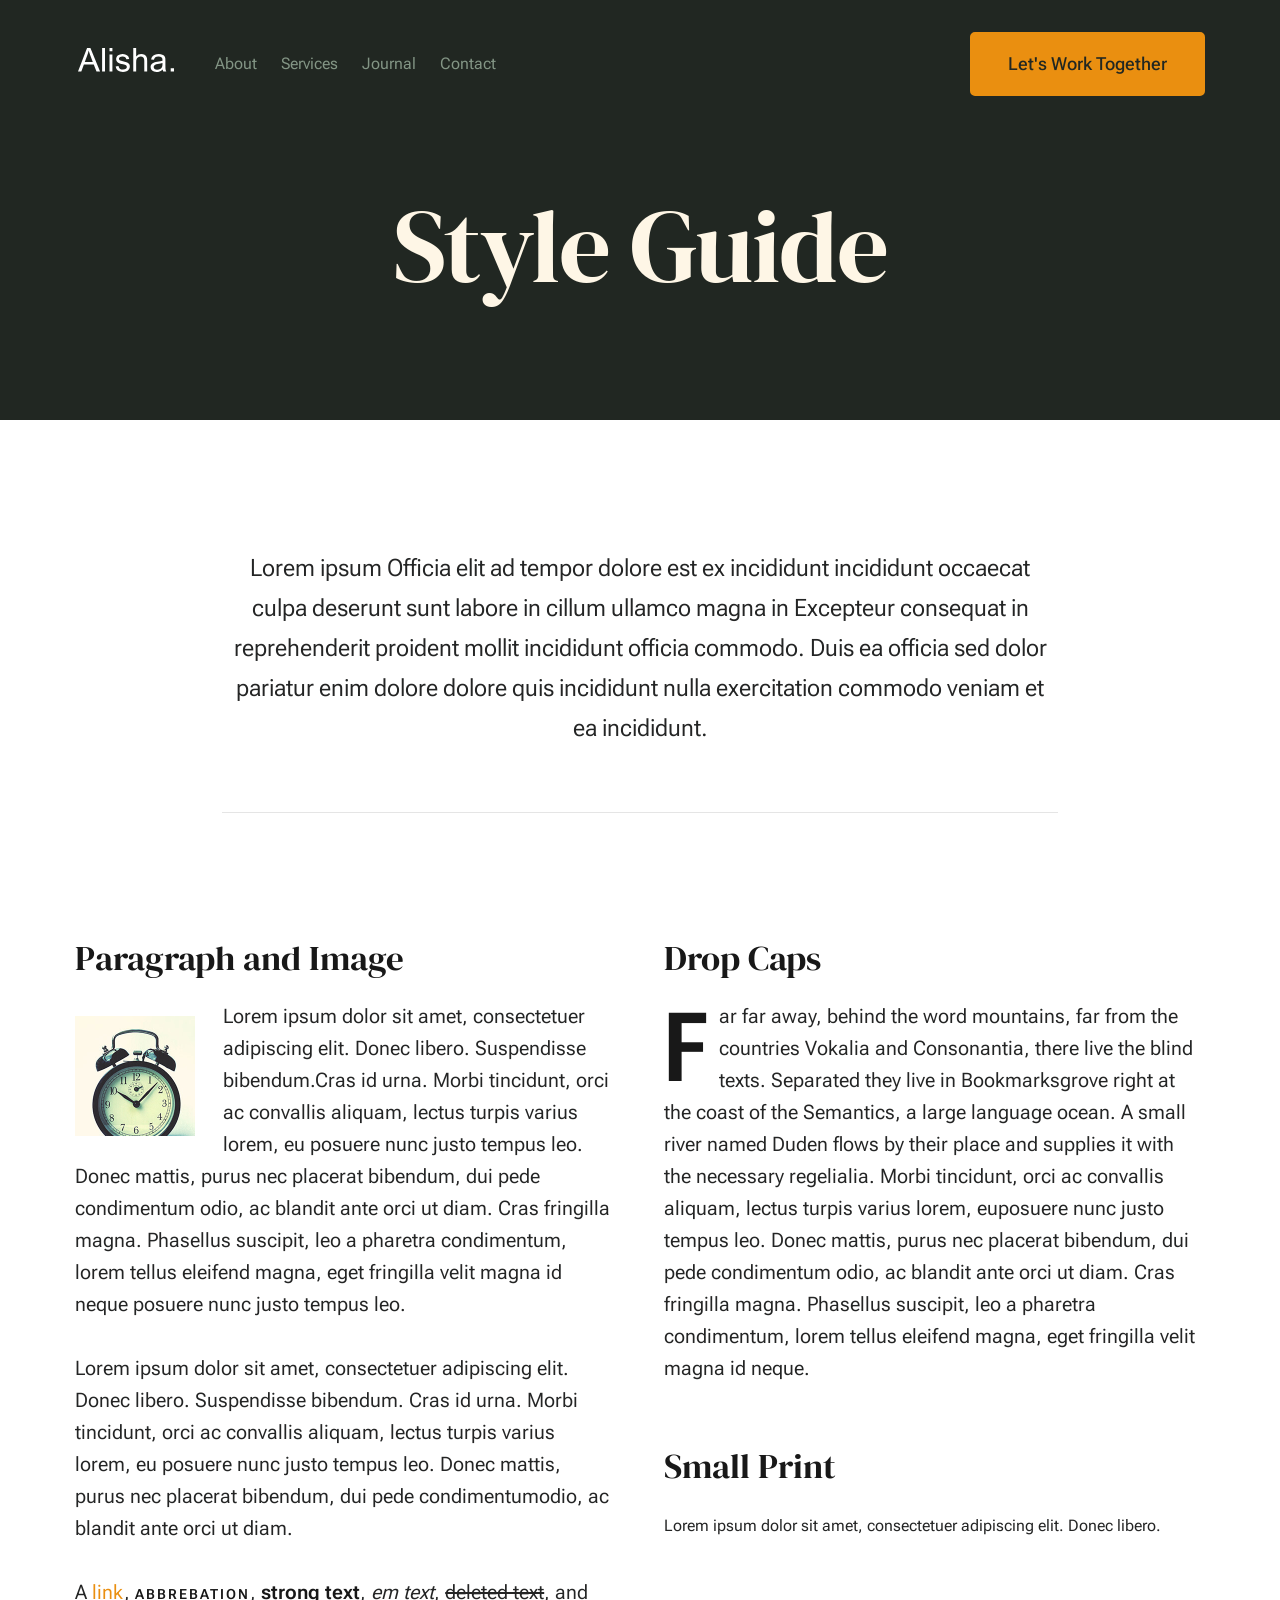
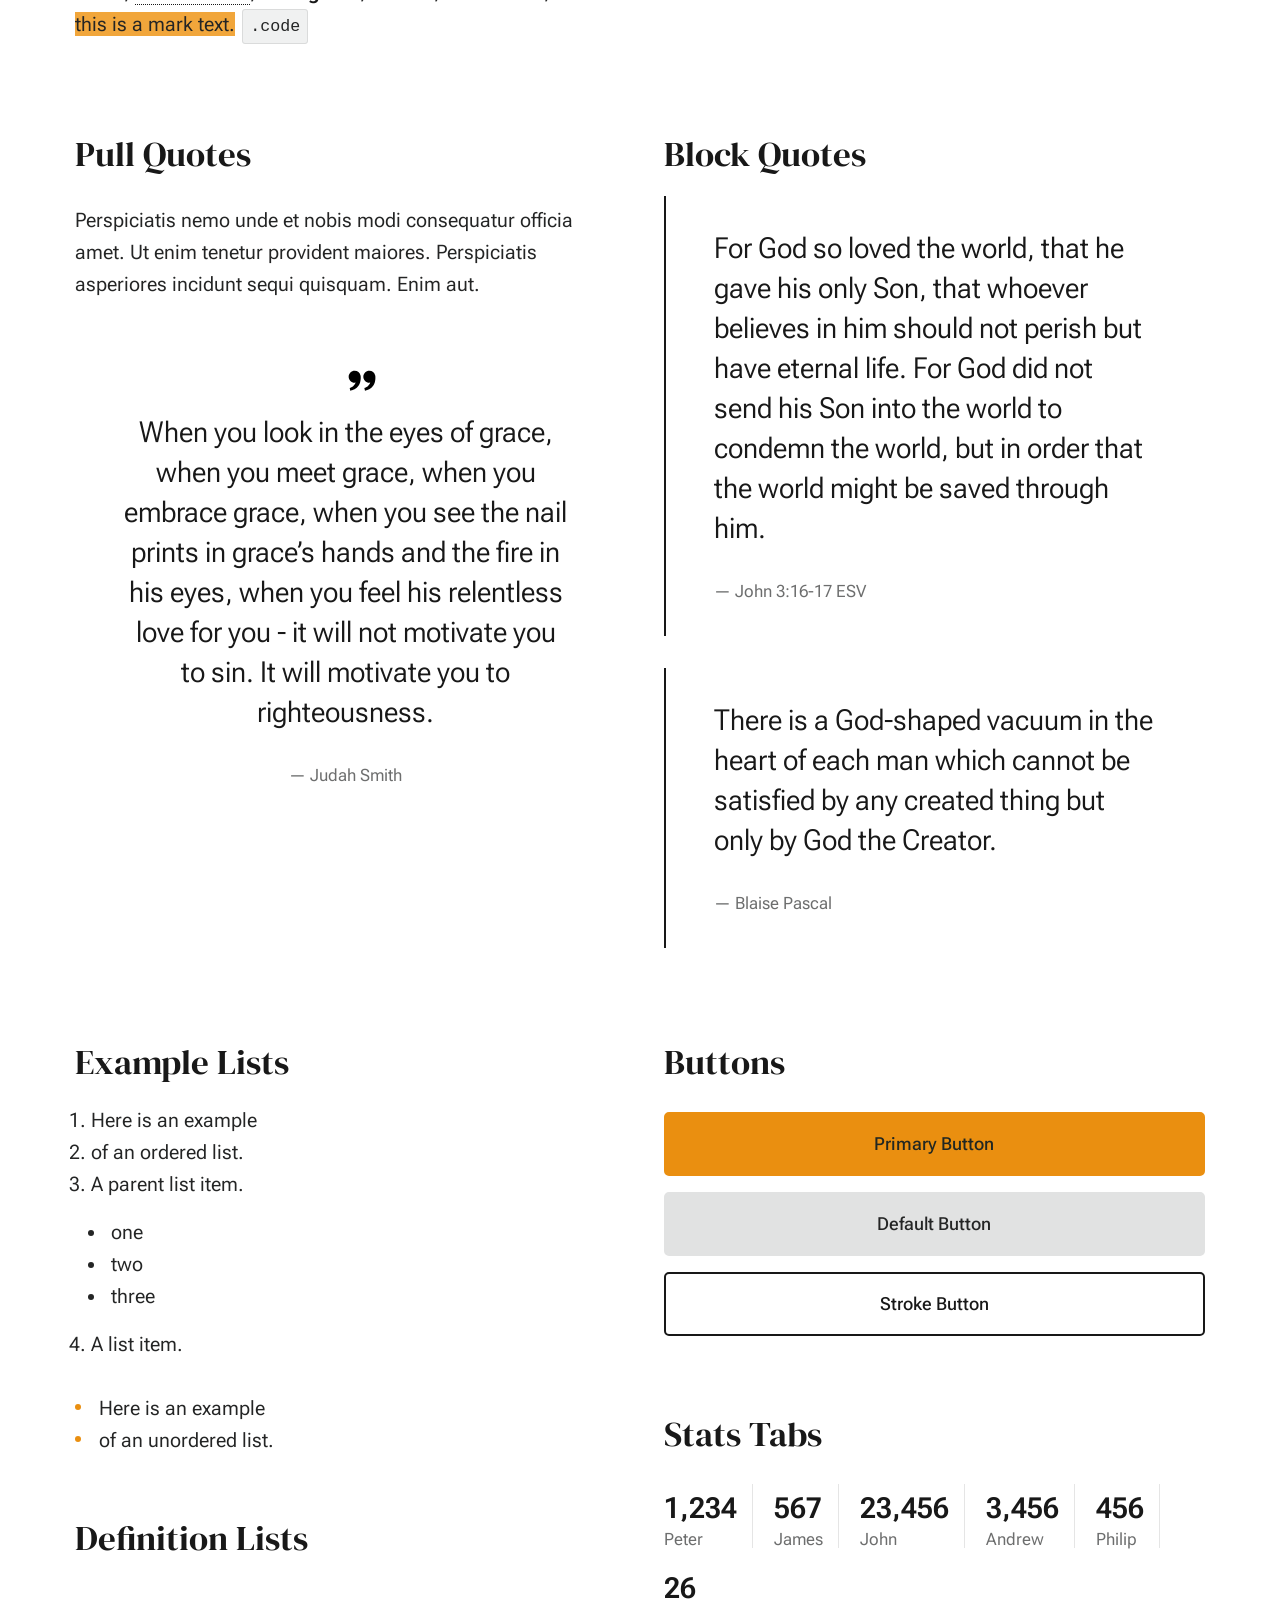
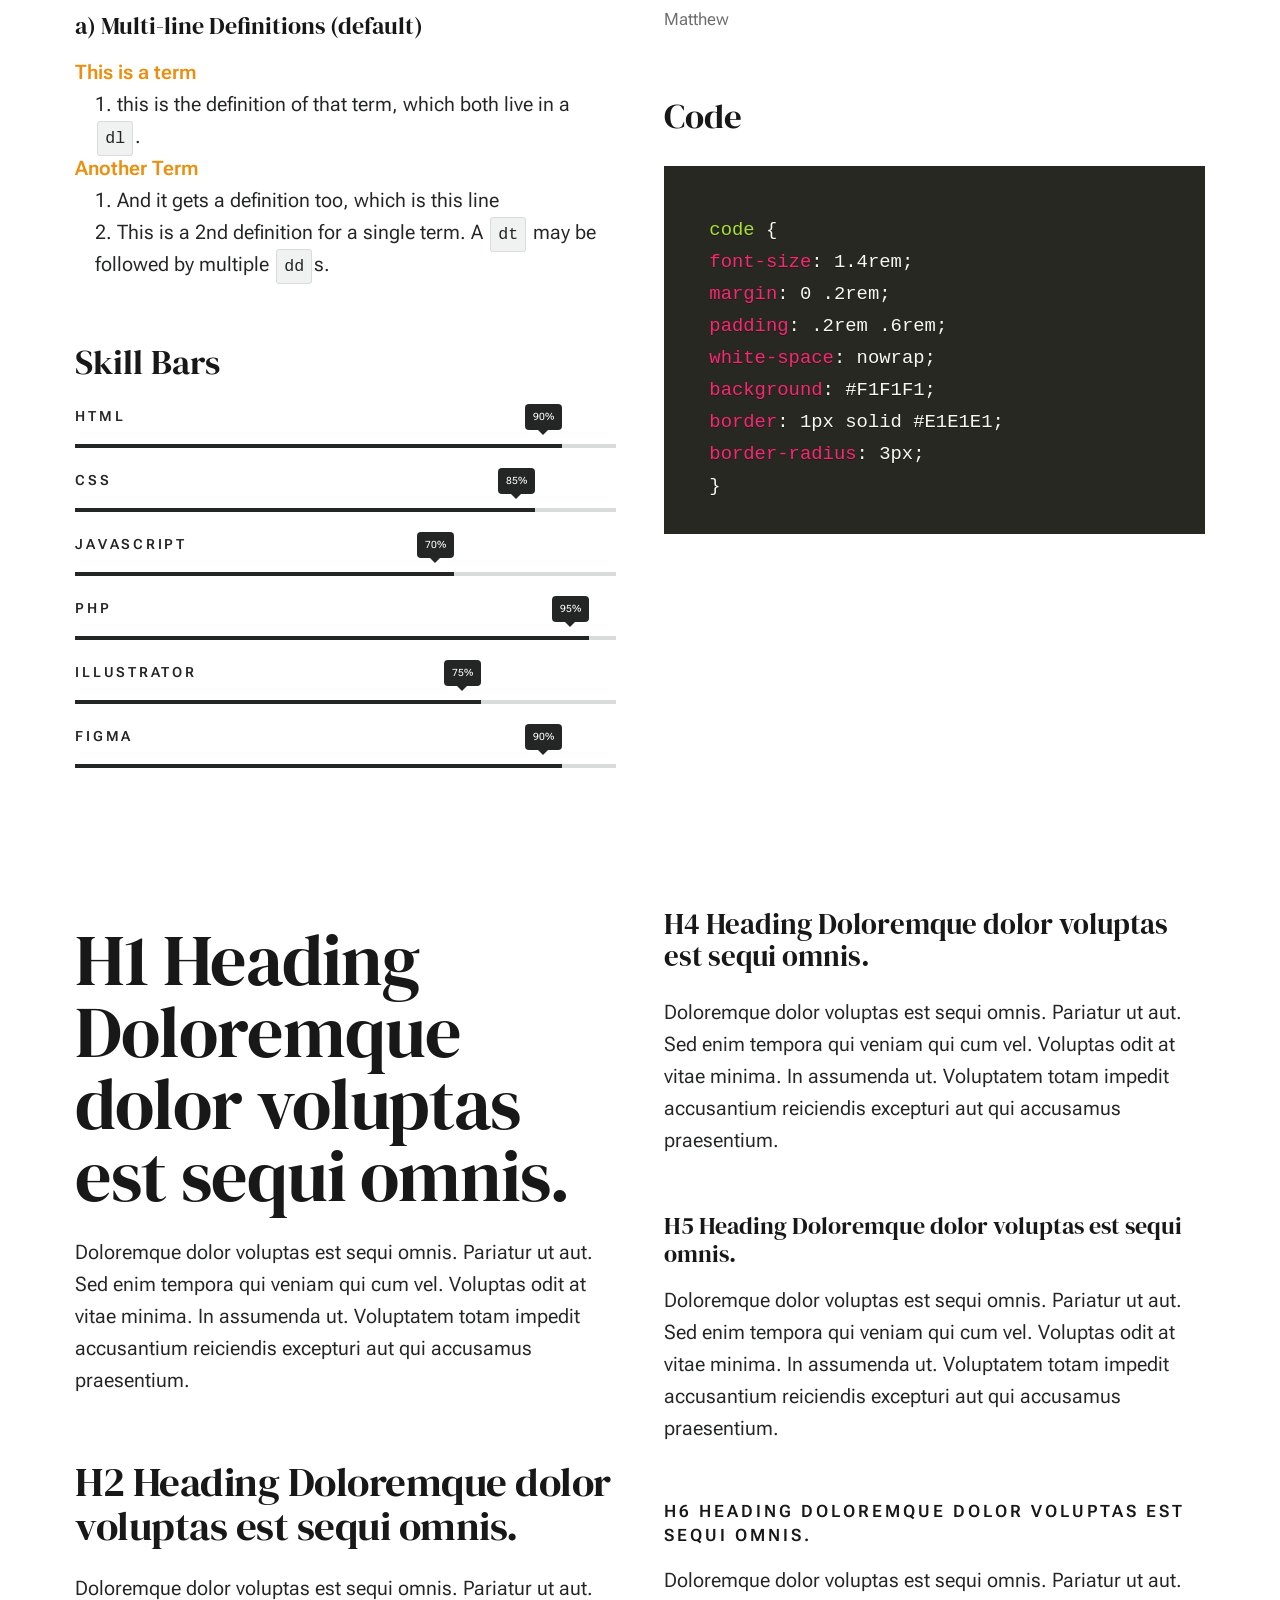
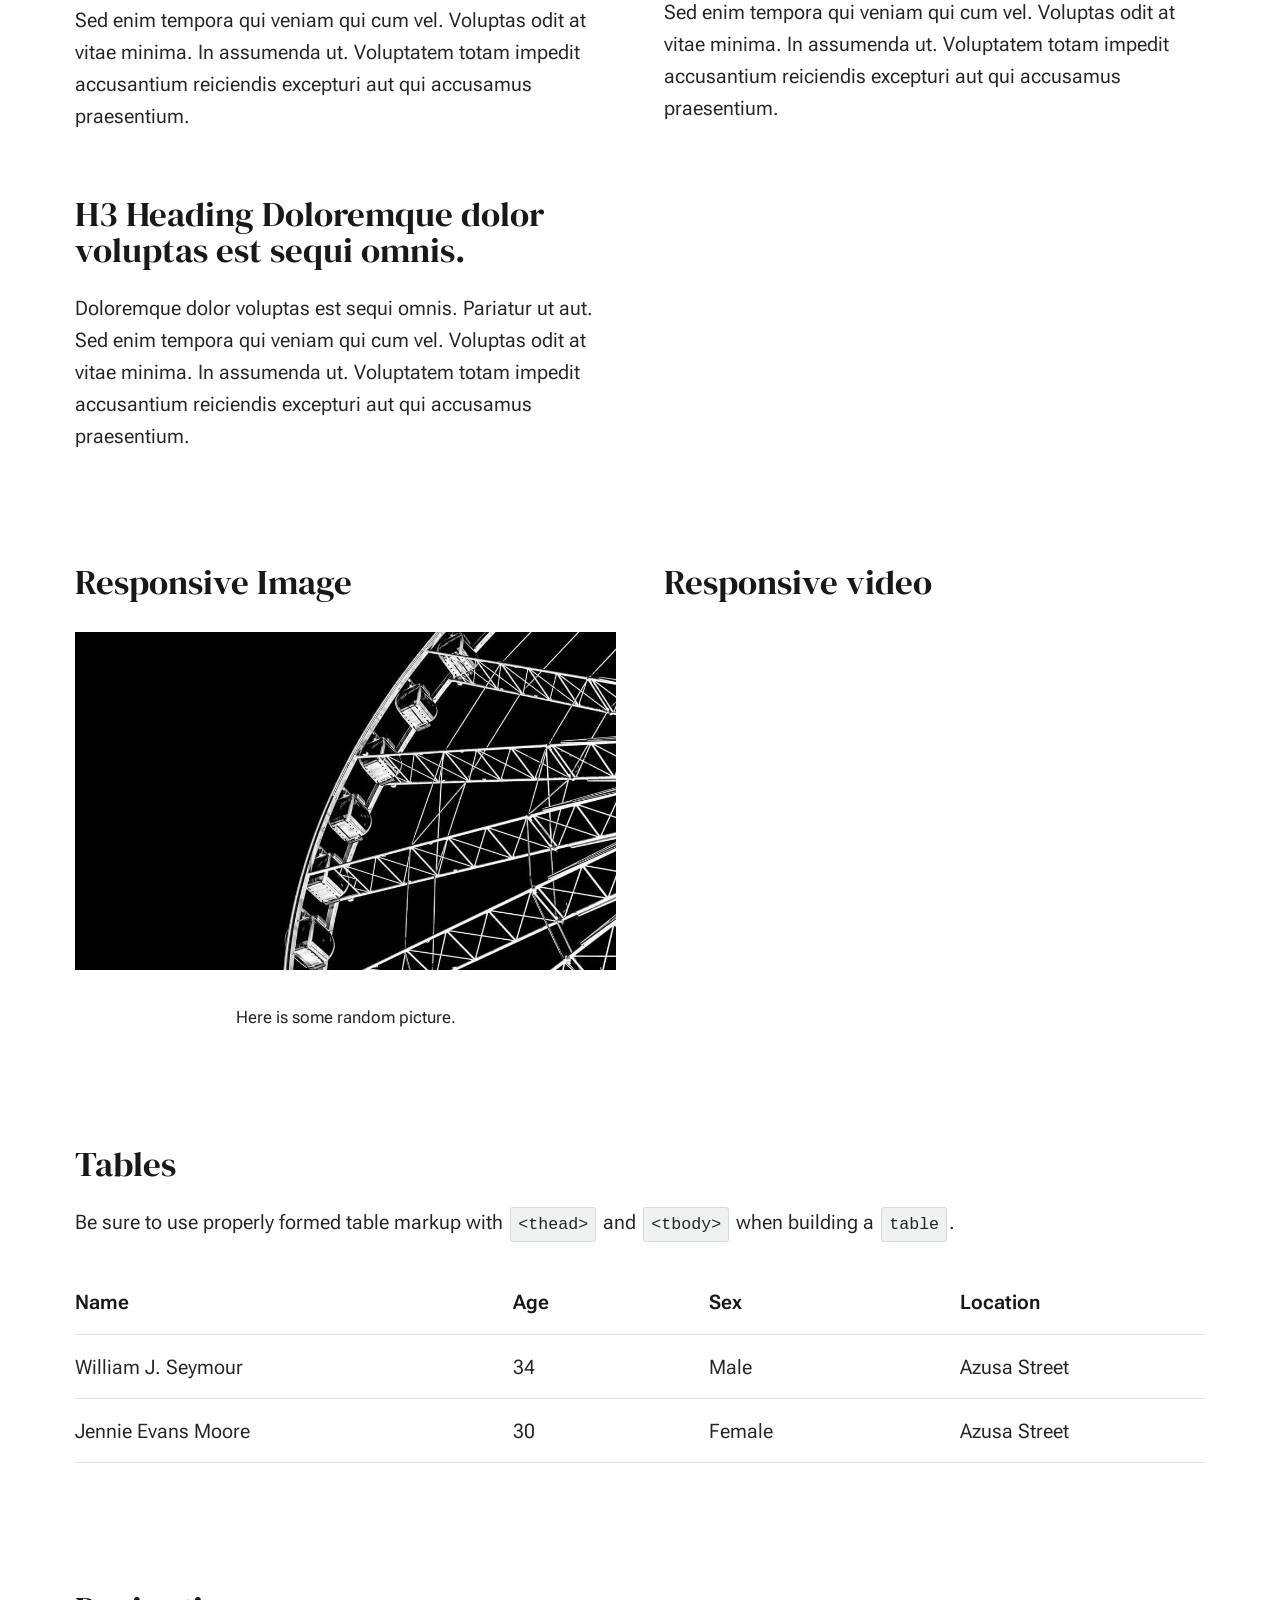
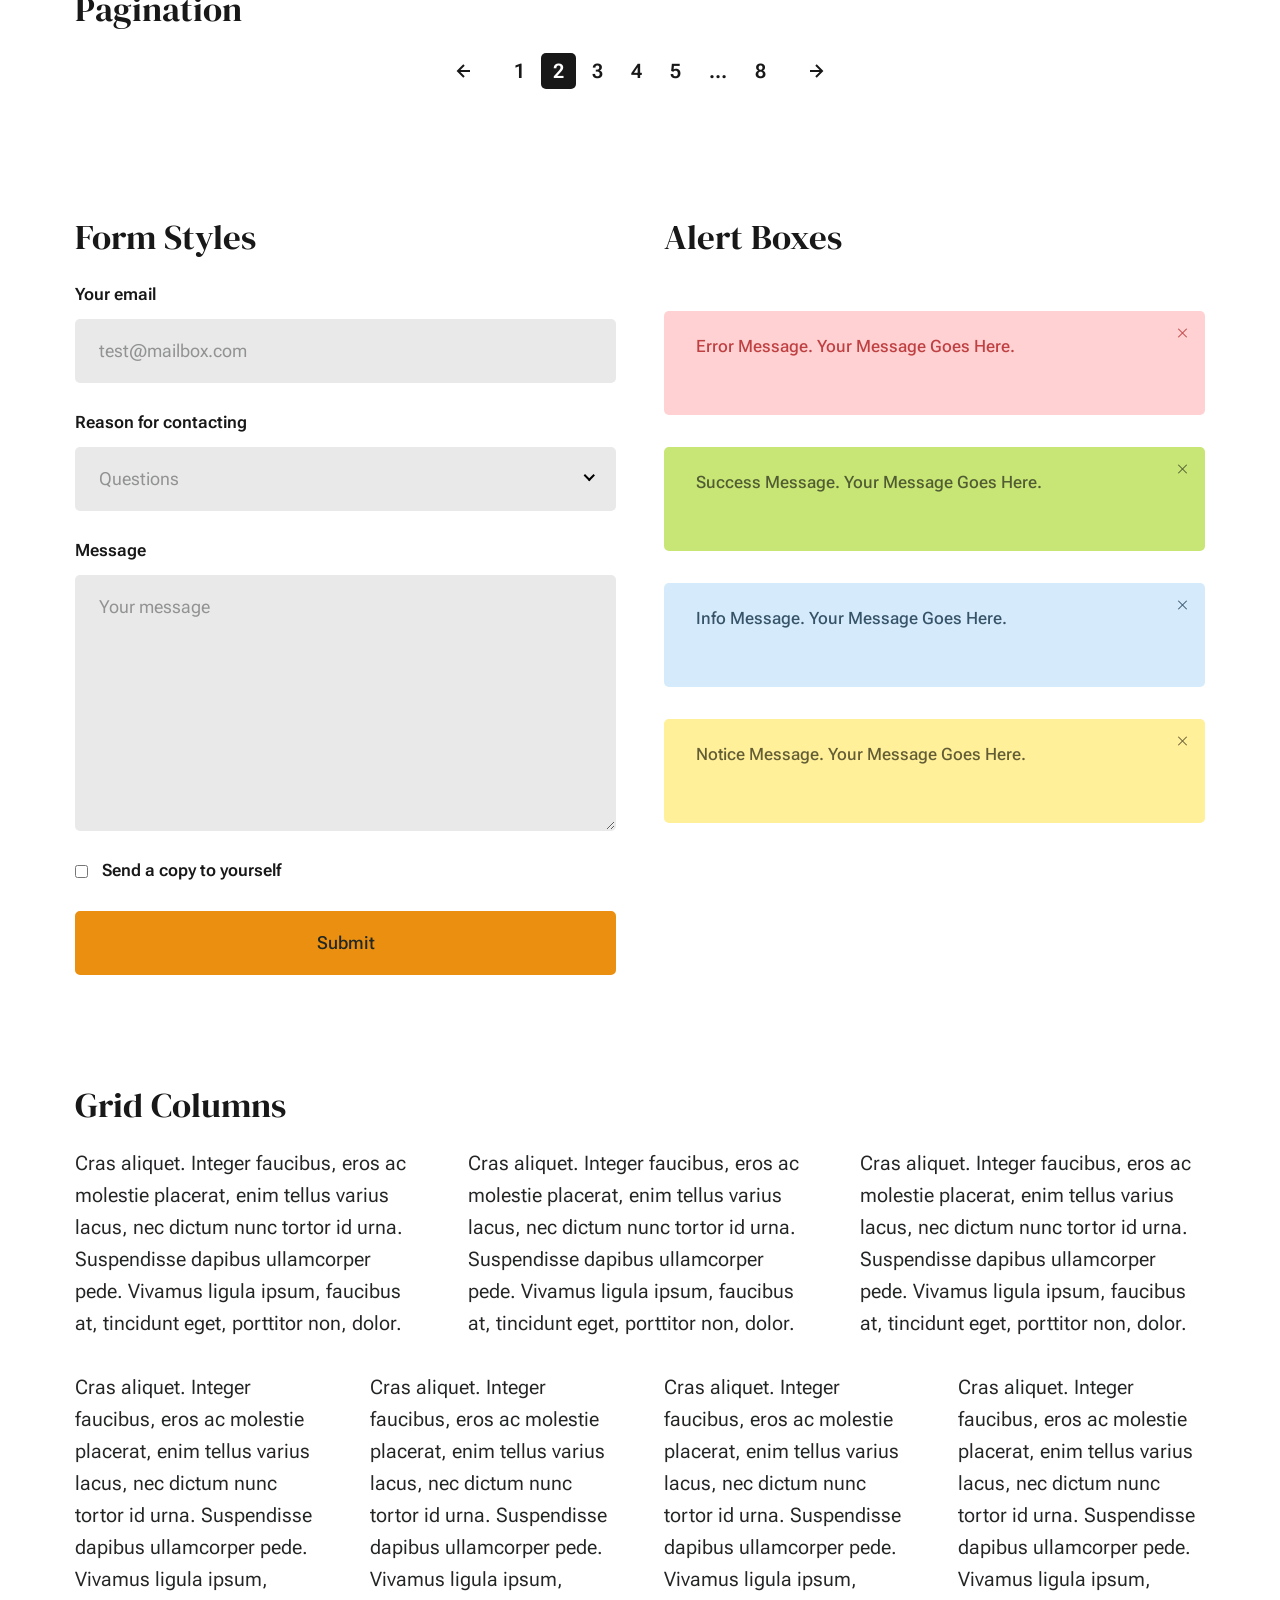
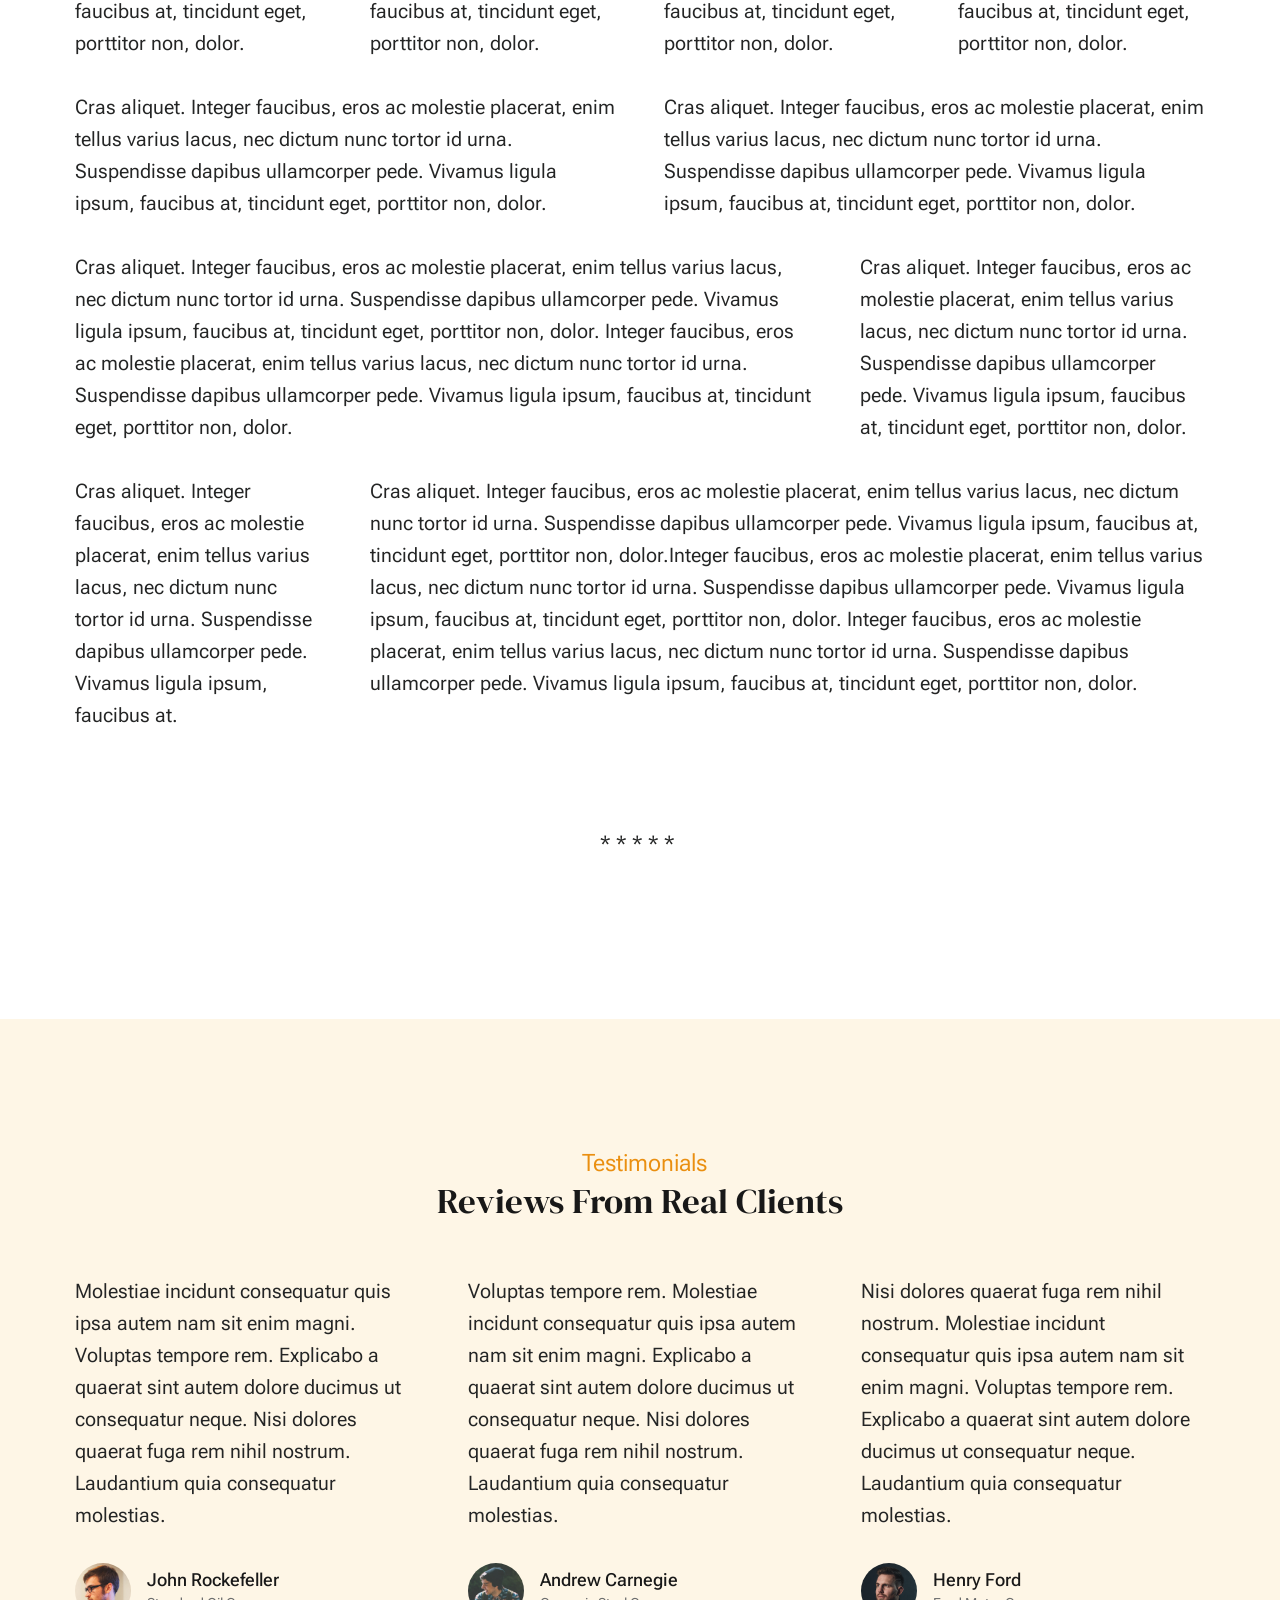
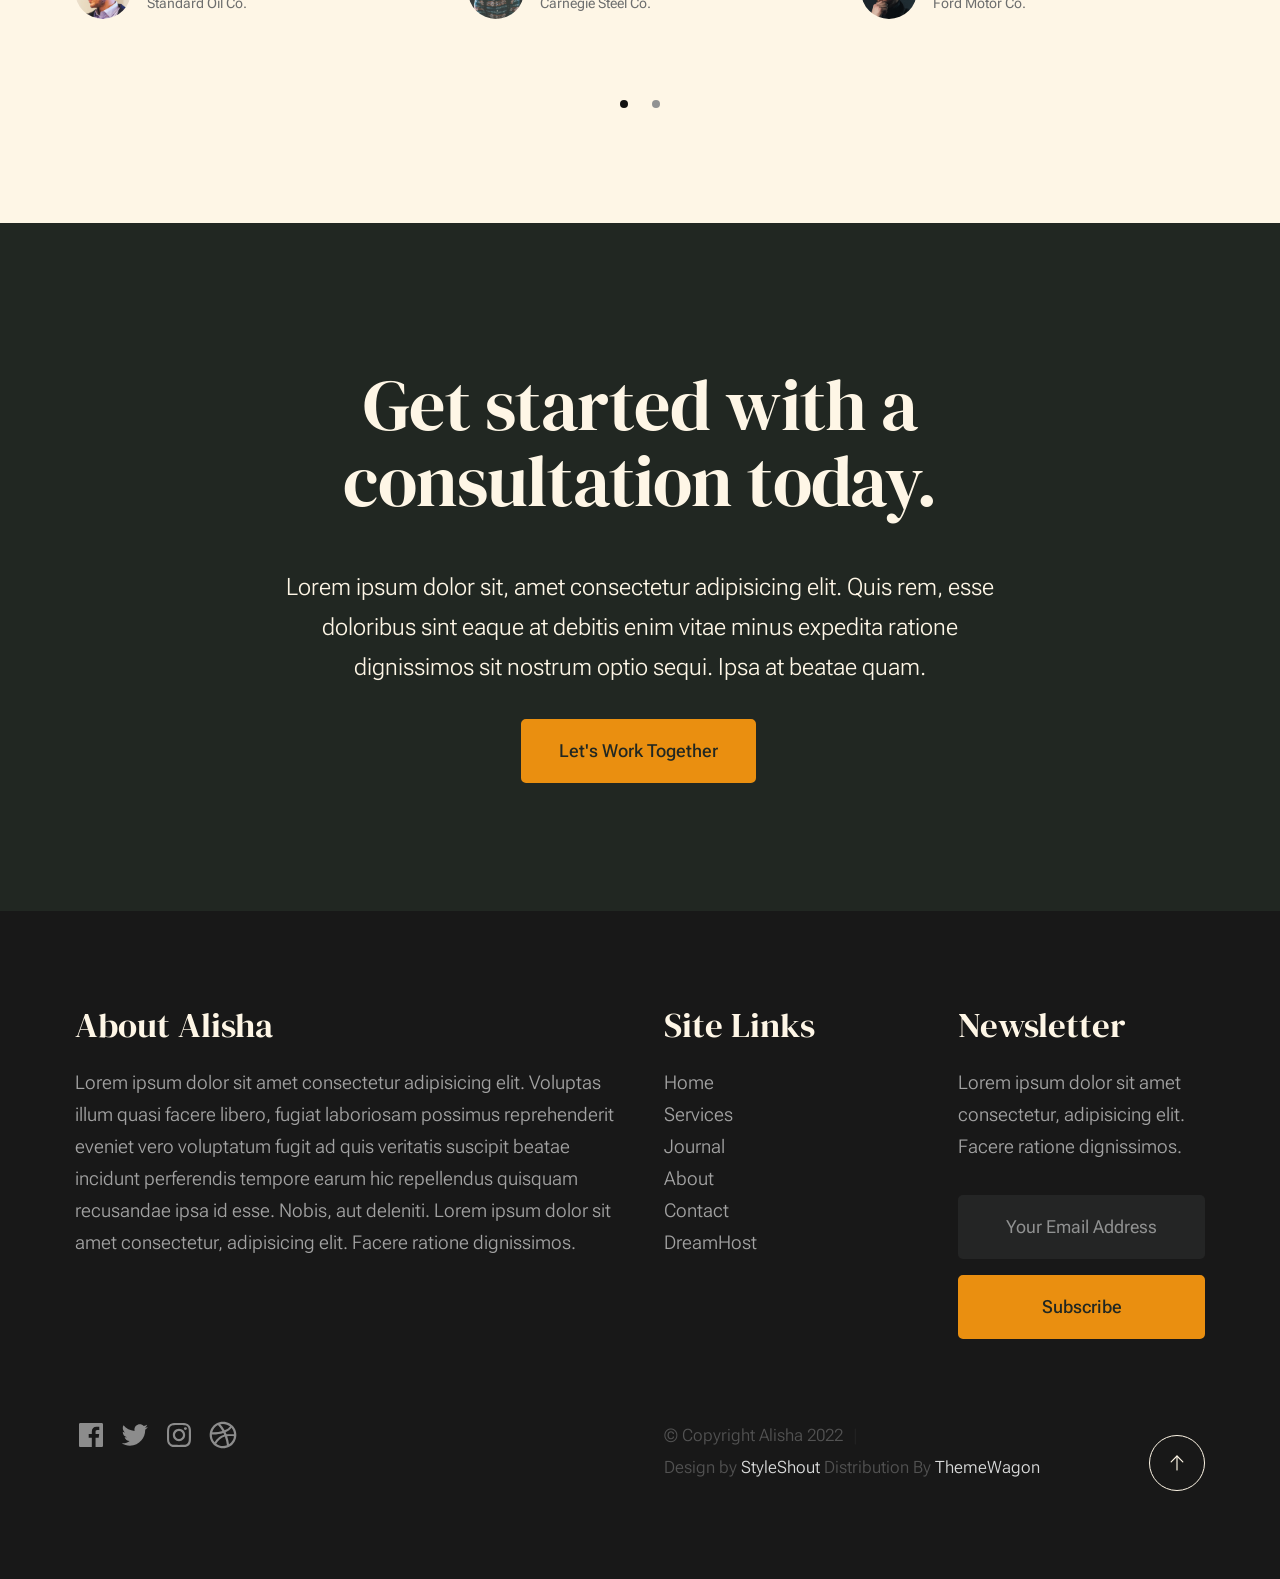
<file: styles.html>
<!DOCTYPE html>
<html lang="en" class="no-js" >
<head>

    <!--- basic page needs
    ================================================== -->
    <meta charset="utf-8">
    <meta name="viewport" content="width=device-width, initial-scale=1">
    <title>Styles - Alisha</title>

    <script>
        document.documentElement.classList.remove('no-js');
        document.documentElement.classList.add('js');
    </script>

    <!-- CSS
    ================================================== -->
    <link rel="stylesheet" href="css/vendor.css">
    <link rel="stylesheet" href="css/styles.css">

    <!-- favicons
    ================================================== -->
    <link rel="apple-touch-icon" sizes="180x180" href="apple-touch-icon.png">
    <link rel="icon" type="image/png" sizes="32x32" href="favicon-32x32.png">
    <link rel="icon" type="image/png" sizes="16x16" href="favicon-16x16.png">
    <link rel="manifest" href="site.webmanifest">

</head>


<body id="top">


    <!-- preloader
    ================================================== -->
    <div id="preloader">
        <div id="loader" class="dots-fade">
            <div></div>
            <div></div>
            <div></div>
        </div>
    </div>


    <!-- page wrap
    ================================================== -->
    <div id="page" class="s-pagewrap">


        <!-- # site header 
        ================================================== -->
        <header class="s-header">

            <div class="row s-header__inner width-sixteen-col">

                <div class="s-header__block">
                    <div class="s-header__logo">
                        <a class="logo" href="index.html">
                            <img src="images/logo.svg" alt="Homepage">
                        </a>
                    </div>

                    <a class="s-header__menu-toggle" href="#0"><span>Menu</span></a>
                </div> <!-- end s-header__block -->

                <nav class="s-header__nav">
    
                    <ul class="s-header__menu-links">
                        <li><a href="about.html">About</a></li>
                        <li><a href="services.html">Services</a></li>
                        <li><a href="blog.html">Journal</a></li>
                        <li><a href="contact.html">Contact</a></li>
                    </ul> <!-- s-header__menu-links -->

                    <div class="s-header__contact">
                        <a href="contact.html" class="btn btn--primary s-header__contact-btn">Let's Work Together</a>                        
                    </div> <!-- s-header__contact -->
    
                </nav> <!-- end s-header__nav -->

            </div> <!-- end s-header__inner -->

        </header> <!-- end s-header -->


        <!-- # site main content
        ================================================== -->
        <section id="content" class="s-content">

               <section class="s-pageheader pageheader">
                    <div class="row">
                        <div class="column xl-12">
                            <h1 class="page-title">
                               Style Guide
                            </h1>                            
                        </div>
                    </div>
               </section> <!-- end pageheader --> 

               <section class="s-pagecontent pagecontent">

                    <div class="row row-x-center text-center">

                        <div class="column tab-12 xl-9">
            
                            <p class="lead">Lorem ipsum Officia elit ad tempor dolore est ex incididunt incididunt occaecat culpa deserunt 
                            sunt labore in cillum ullamco magna in Excepteur consequat in reprehenderit proident mollit incididunt officia commodo.
                            Duis ea officia sed dolor pariatur enim dolore dolore quis incididunt nulla exercitation commodo veniam et ea incididunt.
                            </p>
            
                            <hr>
                        </div>
            
                    </div> <!-- end row -->
            
                    <div class="row">
            
                        <div class="column mob-12 md-6 stack-on-900">
            
                            <h3>Paragraph and Image</h3>
            
                            <p><a href="#"><img width="120" height="120" class="u-pull-left" alt="sample-image" src="images/sample-image.jpg"></a>
                            Lorem ipsum dolor sit amet, consectetuer adipiscing elit. Donec libero. Suspendisse bibendum.Cras id urna. Morbi 
                            tincidunt, orci ac convallis aliquam, lectus turpis varius lorem, eu posuere nunc justo tempus leo. Donec mattis, 
                            purus nec placerat bibendum, dui pede condimentum odio, ac blandit ante orci ut diam. Cras fringilla magna. 
                            Phasellus suscipit, leo a pharetra condimentum, lorem tellus eleifend magna, eget fringilla velit magna id 
                            neque posuere nunc justo tempus leo. </p>
            
                            <p>
                            Lorem ipsum dolor sit amet, consectetuer adipiscing elit. Donec libero. Suspendisse bibendum. Cras id urna. 
                            Morbi tincidunt, orci ac convallis aliquam, lectus turpis varius lorem, eu posuere nunc justo tempus leo. 
                            Donec mattis, purus nec placerat bibendum, dui pede condimentumodio, ac blandit ante orci ut diam.	
                            </p>
            
                            <p>A <a href="#">link</a>,
                            <abbr title="this really isn't a very good description">abbrebation</abbr>,
                            <strong>strong text</strong>,
                            <em>em text</em>,
                            <del>deleted text</del>, and
                            <mark>this is a mark text.</mark>
                            <code>.code</code>
                            </p>
            
                        </div>
            
                        <div class="column mob-12 md-6">
            
                            <h3>Drop Caps</h3>
            
                            <p class="drop-cap">Far far away, behind the word mountains, far from the countries Vokalia and Consonantia,
                            there live the blind texts. Separated they live in Bookmarksgrove right at the coast of the
                            Semantics, a large language ocean. A small river named Duden flows by their place and supplies it with the 
                            necessary regelialia. Morbi tincidunt, orci ac convallis aliquam, lectus turpis varius lorem, 
                            euposuere nunc justo tempus leo. Donec mattis, purus nec placerat bibendum, dui pede condimentum odio, 
                            ac blandit ante orci ut diam. Cras fringilla magna. Phasellus suscipit, leo a pharetra condimentum, 
                            lorem tellus eleifend magna, eget fringilla velit magna id neque.
                            </p>
            
                            <h3>Small Print</h3>
            
                            <p><small>Lorem ipsum dolor sit amet, consectetuer adipiscing elit. Donec libero.</small></p>
                            
                    
            
                        </div>
            
                    </div> <!-- end row -->
            
                    <div class="row">
            
                        <div class="column xl-6 md-12">
            
                            <h3 class="u-add-bottom">Pull Quotes</h3>
            
                            <p>
                            Perspiciatis nemo unde et nobis modi consequatur officia amet. Ut enim 
                            tenetur provident maiores. Perspiciatis asperiores incidunt sequi 
                            quisquam. Enim aut. 
                            </p>
            
                            <figure class="pull-quote">
                                <blockquote>
                                    <p>
                                    When you look in the eyes of grace, when you meet grace, 
                                    when you embrace grace, when you see the nail prints in 
                                    grace’s hands and the fire in his eyes, when you feel his 
                                    relentless love for you - it will not motivate you to sin. 
                                    It will motivate you to righteousness.
                                    </p>
            
                                    <footer>
                                        <cite>Judah Smith</cite>
                                    </footer>
                                </blockquote>
                            </figure>
            
            
                        </div>
            
                        <div class="column xl-6 md-12">
            
                            <h3 class="h-add-bottom">Block Quotes</h3>
            
                            <blockquote cite="http://where-i-got-my-info-from.com">
                                <p>
                                For God so loved the world, that he gave his only Son, that whoever believes in 
                                him should not perish but have eternal life. For God did not send his Son into 
                                the world to condemn the world, but in order that the world might be 
                                saved through him.
                                </p>
            
                                <footer>
                                    <cite>
                                        <a href="#0">John 3:16-17 ESV</a>
                                    </cite>
                                </footer>
            
                            </blockquote>
            
                            <blockquote>
                                <p>There is a God-shaped vacuum in the heart of each man which cannot be satisfied 
                                by any created thing but only by God the Creator.</p>
            
                                <footer>
                                    <cite>Blaise Pascal</cite>
                                </footer>
            
                            </blockquote>
            
                        </div>
            
                    </div> <!-- end row -->
            
                    <div class="row u-add-half-bottom">
            
                        <div class="column xl-6 md-12">
            
                            <h3>Example Lists</h3>
            
                            <ol>
                                <li>Here is an example</li>
                                <li>of an ordered list.</li>
                                <li>A parent list item.
                                    <ul>
                                        <li>one</li>
                                        <li>two</li>
                                        <li>three</li>
                                    </ul>
                                    </li>
                                    <li>A list item.</li>
                                </ol>
            
                            <ul class="disc">
                                <li>Here is an example</li>
                                <li>of an unordered list.</li>
                            </ul>
            
                            <h3>Definition Lists</h3>
            
                            <h5>a) Multi-line Definitions (default) </h5>
            
                            <dl class="dictionary-style">
                                <dt><strong>This is a term</strong></dt>
                                    <dd>this is the definition of that term, which both live in a <code>dl</code>.</dd>
                                <dt><strong>Another Term</strong></dt>
                                    <dd>And it gets a definition too, which is this line</dd>
                                    <dd>This is a 2<sup>nd</sup> definition for a single term. A <code>dt</code> may be followed by multiple <code>dd</code>s.</dd>
                            </dl>
            
                            <h3 class="u-add-bottom">Skill Bars</h3>
            
                            <ul class="skill-bars">
                                <li>
                                <div class="progress percent90"><span>90%</span></div>
                                <strong>HTML</strong>
                                </li>
                                <li>
                                <div class="progress percent85"><span>85%</span></div>
                                <strong>CSS</strong>
                                </li>
                                <li>
                                <div class="progress percent70"><span>70%</span></div>
                                <strong>Javascript</strong>
                                </li>
                                <li>
                                <div class="progress percent95"><span>95%</span></div>
                                <strong>PHP</strong>
                                </li>
                                <li>
                                <div class="progress percent75"><span>75%</span></div>
                                <strong>Illustrator</strong>
                                </li>
                                <li>
                                <div class="progress percent90"><span>90%</span></div>
                                <strong>Figma</strong>
                                </li>
                            </ul>
            
                        </div>
            
                        <div class="column xl-6 md-12">
            
                            <h3 class="u-add-bottom">Buttons</h3>
            
                            <p>
                                <a class="btn btn--primary u-fullwidth" href="#0">Primary Button</a>
                                <a class="btn u-fullwidth" href="#0">Default Button</a>
                                <a class="btn btn--stroke u-fullwidth" href="#0">Stroke Button</a>
                            </p>
            
                            <h3>Stats Tabs</h3>
            
                            <ul class="stats-tabs">
                                <li><a href="#0">1,234 <em>Peter</em></a></li>
                                <li><a href="#0">567 <em>James</em></a></li>
                                <li><a href="#0">23,456 <em>John</em></a></li>
                                <li><a href="#0">3,456 <em>Andrew</em></a></li>
                                <li><a href="#0">456 <em>Philip</em></a></li>
                                <li><a href="#0">26 <em>Matthew</em></a></li>
                            </ul>
            
                            <h3 class="u-add-bottom">Code</h3>
            
<pre><code class="language-css">
    code {
    font-size: 1.4rem;
    margin: 0 .2rem;
    padding: .2rem .6rem;
    white-space: nowrap;
    background: #F1F1F1;
    border: 1px solid #E1E1E1;	
    border-radius: 3px;
    }
</code></pre>
            
                        </div>
            
                    </div> <!-- end row -->
            
                    <div class="row u-add-half-bottom">
            
                        <div class="column xl-6 md-12">
                                
                            <h1>H1 Heading Doloremque dolor voluptas est sequi omnis.</h1>
                            <p>Doloremque dolor voluptas est sequi omnis. Pariatur ut aut. Sed enim tempora qui veniam qui cum vel. 
                            Voluptas odit at vitae minima. In assumenda ut. Voluptatem totam impedit accusantium reiciendis excepturi aut qui accusamus praesentium.</p>
            
                            <h2>H2 Heading Doloremque dolor voluptas est sequi omnis.</h2>
                            <p>Doloremque dolor voluptas est sequi omnis. Pariatur ut aut. Sed enim tempora qui veniam qui cum vel. 
                            Voluptas odit at vitae minima. In assumenda ut. Voluptatem totam impedit accusantium reiciendis excepturi aut qui accusamus praesentium.</p>
            
                            <h3>H3 Heading Doloremque dolor voluptas est sequi omnis.</h3>
                            <p>Doloremque dolor voluptas est sequi omnis. Pariatur ut aut. Sed enim tempora qui veniam qui cum vel. 
                            Voluptas odit at vitae minima. In assumenda ut. Voluptatem totam impedit accusantium reiciendis excepturi aut qui accusamus praesentium.</p>
            
                            
                        </div>
            
                        <div class="column xl-6 md-12">
                            <h4>H4 Heading Doloremque dolor voluptas est sequi omnis.</h4>
                            <p>Doloremque dolor voluptas est sequi omnis. Pariatur ut aut. Sed enim tempora qui veniam qui cum vel. 
                            Voluptas odit at vitae minima. In assumenda ut. Voluptatem totam impedit accusantium reiciendis excepturi aut qui accusamus praesentium.</p>
            
                            <h5>H5 Heading Doloremque dolor voluptas est sequi omnis.</h5>
                            <p>Doloremque dolor voluptas est sequi omnis. Pariatur ut aut. Sed enim tempora qui veniam qui cum vel. 
                            Voluptas odit at vitae minima. In assumenda ut. Voluptatem totam impedit accusantium reiciendis excepturi aut qui accusamus praesentium.</p>
            
                            <h6>H6 Heading Doloremque dolor voluptas est sequi omnis.</h6>
                            <p>Doloremque dolor voluptas est sequi omnis. Pariatur ut aut. Sed enim tempora qui veniam qui cum vel. 
                            Voluptas odit at vitae minima. In assumenda ut. Voluptatem totam impedit accusantium reiciendis excepturi aut qui accusamus praesentium.</p>
                
                            
                        </div>
            
                    </div> <!-- end row -->
            
                    <div class="row u-add-half-bottom">
            
                        <div class="column xl-6 md-12">
            
                            <h3 class="u-add-bottom">Responsive Image</h3>
            
                            <figure>
                                <img src="images/wheel-500.jpg" 
                                srcset="images/wheel-1000.jpg 1000w, 
                                images/wheel-500.jpg 500w" 
                                sizes="(max-width: 1000px) 100vw, 1000px" alt="">
            
                                <figcaption>
                                    Here is some random picture.
                                </figcaption>
                            </figure>
            
                        </div>
            
                        <div class="column xl-6 md-12">
            
                            <h3 class="u-add-bottom">Responsive video</h3>
            
                            <div class="video-container">
                            <iframe src="https://player.vimeo.com/video/14592941?color=00a650&title=0&byline=0&portrait=0" width="500" height="281" frameborder="0" webkitallowfullscreen mozallowfullscreen allowfullscreen></iframe> 
                            </div>
            
                        </div>
                        
                    </div> <!-- end row -->
            
                    <div class="row u-add-bottom">
            
                        <div class="column xl-12">
            
                            <h3>Tables</h3>
                            <p>Be sure to use properly formed table markup with <code>&lt;thead&gt;</code> and <code>&lt;tbody&gt;</code> when building a <code>table</code>.</p>
            
                            <div class="table-responsive">
            
                                <table>
                                        <thead>
                                        <tr>
                                            <th>Name</th>
                                            <th>Age</th>
                                            <th>Sex</th>
                                            <th>Location</th>
                                        </tr>
                                        </thead>
                                        <tbody>
                                        <tr>
                                            <td>William J. Seymour</td>
                                            <td>34</td>
                                            <td>Male</td>
                                            <td>Azusa Street</td>
                                        </tr>
                                        <tr>
                                            <td>Jennie Evans Moore</td>
                                            <td>30</td>
                                            <td>Female</td>
                                            <td>Azusa Street</td>
                                        </tr>
                                        </tbody>
                                </table>
            
                            </div>
            
                        </div>
                        
                    </div> <!-- end row -->
            
                    <div class="row">
            
                        <div class="column xl-12">
                            <h3>Pagination</h3>
            
                            <nav class="pgn">
                                <ul>
                                    <li>
                                        <a class="pgn__prev" href="#0">
                                            <svg xmlns="http://www.w3.org/2000/svg" width="24" height="24" viewBox="0 0 24 24"><path d="M12.707 17.293L8.414 13H18v-2H8.414l4.293-4.293-1.414-1.414L4.586 12l6.707 6.707z"/></svg>
                                        </a>
                                    </li>
                                    <li><a class="pgn__num" href="#0">1</a></li>
                                    <li><span class="pgn__num current">2</span></li>
                                    <li><a class="pgn__num" href="#0">3</a></li>
                                    <li><a class="pgn__num" href="#0">4</a></li>
                                    <li><a class="pgn__num" href="#0">5</a></li>
                                    <li><span class="pgn__num dots">…</span></li>
                                    <li><a class="pgn__num" href="#0">8</a></li>
                                    <li>
                                        <a class="pgn__next" href="#0">
                                            <svg xmlns="http://www.w3.org/2000/svg" width="24" height="24" viewBox="0 0 24 24"><path d="M11.293 17.293l1.414 1.414L19.414 12l-6.707-6.707-1.414 1.414L15.586 11H6v2h9.586z"/></svg>
                                        </a>
                                    </li>
                                </ul>
                            </nav>
                        </div>
            
                    </div> <!-- end row -->
            
                    <div class="row">
            
                        <div class="column xl-6 md-12">
            
                            <h3 class="u-add-bottom">Form Styles</h3>
            
                            <form>
                                <div>
                                    <label for="sampleInput">Your email</label>
                                    <input class="u-fullwidth" type="email" placeholder="test@mailbox.com" id="sampleInput">
                                </div>
                                <div>
                                    <label for="sampleRecipientInput">Reason for contacting</label>
                                    <div class="ss-custom-select">
                                        <select class="u-fullwidth" id="sampleRecipientInput">
                                            <option value="Option 1">Questions</option>
                                            <option value="Option 2">Report</option>
                                            <option value="Option 3">Others</option>
                                        </select>
                                    </div>
                                </div>
                                
                                <label for="exampleMessage">Message</label>
                                <textarea class="u-fullwidth" placeholder="Your message" id="exampleMessage"></textarea>
            
                                <label class="u-add-bottom">
                                    <input type="checkbox">
                                    <span class="label-text">Send a copy to yourself</span>
                                </label>
                            
                                <input class="btn--primary u-fullwidth" type="submit" value="Submit">
                            </form>
            
                        </div>
            
                        <div class="column xl-6 md-12">
            
                            <h3>Alert Boxes</h3>
            
                            <br>
                            
                            <div class="alert-box alert-box--error">
                                <p>Error Message. Your Message Goes Here.</p>
                                <span class="alert-box__close"></span>
                            </div><!-- end error -->
                                    
                            <div class="alert-box alert-box--success">
                                <p>Success Message. Your Message Goes Here.</p>
                                <span class="alert-box__close"></span>
                            </div><!-- end success -->
                                    
                            <div class="alert-box alert-box--info">
                                <p>Info Message. Your Message Goes Here.</p>
                                <span class="alert-box__close"></span>
                            </div><!-- end info -->
                                    
                            <div class="alert-box alert-box--notice">
                                <p>Notice Message. Your Message Goes Here.</p>
                                <span class="alert-box__close"></span>
                            </div><!-- end notice -->
                        
                        </div>
            
                    </div> <!-- end row -->
            
                    <div class="row">
            
                        <div class="xl-12 column">
                        <h3 class="half-bottom">Grid Columns</h3>
                        </div>
            
                    </div> <!-- Row End-->
            
                    <!--<h4>1/3 Columns</h4>  -->
            
                    <div class="row">
            
                        <div class="xl-4 md-12 column">
                            <p>
                            Cras aliquet. Integer faucibus, eros ac molestie placerat, enim tellus varius lacus,
                            nec dictum nunc tortor id urna. Suspendisse dapibus ullamcorper pede. Vivamus ligula ipsum,
                            faucibus at, tincidunt eget, porttitor non, dolor. 
                            </p>
                        </div>
            
                        <div class="xl-4 md-12 column">
                            <p>
                            Cras aliquet. Integer faucibus, eros ac molestie placerat, enim tellus varius lacus,
                            nec dictum nunc tortor id urna. Suspendisse dapibus ullamcorper pede. Vivamus ligula ipsum,
                            faucibus at, tincidunt eget, porttitor non, dolor. 
                            </p>
                        </div>
            
                        <div class="xl-4 md-12 column">
                            <p>
                            Cras aliquet. Integer faucibus, eros ac molestie placerat, enim tellus varius lacus,
                            nec dictum nunc tortor id urna. Suspendisse dapibus ullamcorper pede. Vivamus ligula ipsum,
                            faucibus at, tincidunt eget, porttitor non, dolor. 
                            </p>
                        </div>
            
                    </div>
            
                    <!--<h4>1/4 Columns</h4>  -->
            
                    <div class="row">
            
                        <div class="xl-3 md-6 tab-12 column">
                            <p>
                            Cras aliquet. Integer faucibus, eros ac molestie placerat, enim tellus varius lacus,
                            nec dictum nunc tortor id urna. Suspendisse dapibus ullamcorper pede. Vivamus ligula ipsum,
                            faucibus at, tincidunt eget, porttitor non, dolor. 
                            </p>
                        </div>
            
                        <div class="xl-3 md-6 tab-12 column">
                            <p>
                            Cras aliquet. Integer faucibus, eros ac molestie placerat, enim tellus varius lacus,
                            nec dictum nunc tortor id urna. Suspendisse dapibus ullamcorper pede. Vivamus ligula ipsum,
                            faucibus at, tincidunt eget, porttitor non, dolor. 
                            </p>
                        </div>
            
                        <div class="xl-3 md-6 tab-12 column">
                            <p>
                            Cras aliquet. Integer faucibus, eros ac molestie placerat, enim tellus varius lacus,
                            nec dictum nunc tortor id urna. Suspendisse dapibus ullamcorper pede. Vivamus ligula ipsum,
                            faucibus at, tincidunt eget, porttitor non, dolor. 
                            </p>
                        </div>
            
                        <div class="xl-3 md-6 tab-12 column">
                            <p>
                            Cras aliquet. Integer faucibus, eros ac molestie placerat, enim tellus varius lacus,
                            nec dictum nunc tortor id urna. Suspendisse dapibus ullamcorper pede. Vivamus ligula ipsum,
                            faucibus at, tincidunt eget, porttitor non, dolor. 
                            </p>
                        </div>
            
                    </div>
            
                    <!--<h4>1/2 Columns</h4>  -->
            
                    <div class="row">
            
                        <div class="xl-6 tab-12 column">
                            <p>
                            Cras aliquet. Integer faucibus, eros ac molestie placerat, enim tellus varius lacus,
                            nec dictum nunc tortor id urna. Suspendisse dapibus ullamcorper pede. Vivamus ligula ipsum,
                            faucibus at, tincidunt eget, porttitor non, dolor. 
                            </p>
                        </div>
            
                        <div class="xl-6 tab-12 column">
                            <p>
                            Cras aliquet. Integer faucibus, eros ac molestie placerat, enim tellus varius lacus,
                            nec dictum nunc tortor id urna. Suspendisse dapibus ullamcorper pede. Vivamus ligula ipsum,
                            faucibus at, tincidunt eget, porttitor non, dolor. 
                            </p>
                        </div>
            
                    </div>
            
                    <!--<h4>2/3 Columns</h4>  -->
            
                    <div class="row">
            
                        <div class="xl-8 md-7 tab-12 column">
                            <p>
                            Cras aliquet. Integer faucibus, eros ac molestie placerat, enim tellus varius lacus,
                            nec dictum nunc tortor id urna. Suspendisse dapibus ullamcorper pede. Vivamus ligula ipsum,
                            faucibus at, tincidunt eget, porttitor non, dolor. Integer faucibus, eros ac molestie placerat, enim tellus varius lacus,
                            nec dictum nunc tortor id urna. Suspendisse dapibus ullamcorper pede. Vivamus ligula ipsum,
                            faucibus at, tincidunt eget, porttitor non, dolor.
                            </p>
                        </div>
            
                        <div class="xl-4 md-5 tab-12 column">
                            <p>
                            Cras aliquet. Integer faucibus, eros ac molestie placerat, enim tellus varius lacus,
                            nec dictum nunc tortor id urna. Suspendisse dapibus ullamcorper pede. Vivamus ligula ipsum,
                            faucibus at, tincidunt eget, porttitor non, dolor. 
                            </p>
                        </div>
            
                    </div>
            
                    <!--<h4>3/4 Columns</h4>  -->
            
                    <div class="row">
            
                        <div class="xl-3 md-5 tab-12 column">
                            <p>
                            Cras aliquet. Integer faucibus, eros ac molestie placerat, enim tellus varius lacus,
                            nec dictum nunc tortor id urna. Suspendisse dapibus ullamcorper pede. Vivamus ligula ipsum,
                            faucibus at. 
                            </p>
                        </div>
            
                        <div class="xl-9 md-7 tab-12 column">
                            <p>
                            Cras aliquet. Integer faucibus, eros ac molestie placerat, enim tellus varius lacus,
                            nec dictum nunc tortor id urna. Suspendisse dapibus ullamcorper pede. Vivamus ligula ipsum,
                            faucibus at, tincidunt eget, porttitor non, dolor.Integer faucibus, eros ac molestie placerat, enim tellus varius lacus,
                            nec dictum nunc tortor id urna. Suspendisse dapibus ullamcorper pede. Vivamus ligula ipsum,
                            faucibus at, tincidunt eget, porttitor non, dolor. Integer faucibus, eros ac molestie placerat, enim tellus varius lacus,
                            nec dictum nunc tortor id urna. Suspendisse dapibus ullamcorper pede. Vivamus ligula ipsum,
                            faucibus at, tincidunt eget, porttitor non, dolor.
                            </p>
                        </div>
            
                    </div> 
            
                    <hr class="fancy">

               </section> <!-- pagecontent -->

               <section class="s-testimonials">

                    <div class="s-testimonials__header row row-x-center text-center">
                        <div class="column xl-8 lg-12">
        
                            <p class="text-pretitle">
                            Testimonials
                            </p>
                            <h3>
                            Reviews From Real Clients
                            </h3>                        
        
                        </div>
                    </div> <!--end s-testimonials__header -->

                    <div class="row s-testimonials__content">
                        <div class="column xl-12 testimonials">

                            <div class="swiper-container testimonials__slider page-slider">

                                <div class="swiper-wrapper">
                                    <div class="testimonials__slide swiper-slide">
                                        <p>
                                        Molestiae incidunt consequatur quis ipsa autem nam sit enim magni. Voluptas tempore rem. 
                                        Explicabo a quaerat sint autem dolore ducimus ut consequatur neque. Nisi dolores quaerat fuga rem nihil nostrum.
                                        Laudantium quia consequatur molestias.
                                        </p>
                                        <div class="testimonials__author">
                                            <img src="images/avatars/user-01.jpg" alt="Author image" class="testimonials__avatar">
                                            <cite class="testimonials__cite">
                                                <strong>John Rockefeller</strong>
                                                <span>Standard Oil Co.</span>
                                            </cite>
                                        </div>
                                    </div>
                                    <div class="testimonials__slide swiper-slide">
                                        <p>
                                        Voluptas tempore rem. Molestiae incidunt consequatur quis ipsa autem nam sit enim magni. 
                                        Explicabo a quaerat sint autem dolore ducimus ut consequatur neque. Nisi dolores quaerat fuga rem nihil nostrum.
                                        Laudantium quia consequatur molestias.
                                        </p>
                                        <div class="testimonials__author">
                                            <img src="images/avatars/user-04.jpg" alt="Author image" class="testimonials__avatar">
                                            <cite class="testimonials__cite">
                                                <strong>Andrew Carnegie</strong>
                                                <span>Carnegie Steel Co.</span>
                                            </cite>
                                        </div>
                                    </div>
                                    <div class="testimonials__slide swiper-slide">
                                        <p>
                                        Nisi dolores quaerat fuga rem nihil nostrum. Molestiae incidunt consequatur quis ipsa autem nam sit enim magni. 
                                        Voluptas tempore rem. Explicabo a quaerat sint autem dolore ducimus ut consequatur neque. 
                                        Laudantium quia consequatur molestias.
                                        </p>
                                        <div class="testimonials__author">
                                            <img src="images/avatars/user-06.jpg" alt="Author image" class="testimonials__avatar">
                                            <cite class="testimonials__cite">
                                                <strong>Henry Ford</strong>
                                                <span>Ford Motor Co.</span>
                                            </cite>
                                        </div>
                                    </div>
                                    <div class="testimonials__slide swiper-slide">
                                        <p>
                                        Molestiae incidunt consequatur quis ipsa autem nam sit enim magni. Voluptas tempore rem. 
                                        Explicabo a quaerat sint autem dolore ducimus ut consequatur neque. Nisi dolores quaerat fuga rem nihil nostrum.
                                        Laudantium quia consequatur molestias.
                                        </p>
                                        <div class="testimonials__author">
                                            <img src="images/avatars/user-02.jpg" alt="Author image" class="testimonials__avatar">
                                            <cite class="testimonials__cite">
                                                <strong>John Morgan</strong>
                                                <span>JP Morgan & Co.</span>
                                            </cite>
                                        </div>
                                    </div> 
                                </div> <!-- end swiper-wrapper --> 

                                <div class="swiper-pagination"></div>

                            </div> <!--end testimonials__slider --> 

                        </div> <!-- testimonials -->
                    </div> <!--end s-testimonials__content -->

               </section> <!-- end s-testimonials -->

        </section> <!-- s-content-->

        <!-- # cta
        ================================================== -->
        <section id="cta" class="s-cta">

            <div class="row row-x-center text-center">
                <div class="column xl-8 lg-12">

                    <div class="s-cta__content">
                        <h2 class="text-display-title">
                        Get started with a consultation today.
                        </h2>
                        <p class="lead">
                        Lorem ipsum dolor sit, amet consectetur adipisicing elit. Quis rem, esse doloribus sint eaque at debitis enim vitae minus expedita ratione dignissimos sit nostrum optio sequi. Ipsa at beatae quam.
                        </p>
                        <a href="contact.html" class="btn btn--primary">Let's Work Together</a>
                    </div>

                </div>
            </div>

        </section> <!-- end s-cta -->


        <!-- # footer 
        ================================================== -->
        <footer class="s-footer">
            <div class="row s-footer__content">
                <div class="column xl-6 lg-6 md-12 s-footer__block s-footer__about">                    
                    <h3>About Alisha</h3>
                    <p>
                    Lorem ipsum dolor sit amet consectetur adipisicing elit. Voluptas illum quasi facere libero, 
                    fugiat laboriosam possimus reprehenderit eveniet vero voluptatum fugit ad quis veritatis suscipit beatae 
                    incidunt perferendis tempore earum hic repellendus quisquam recusandae ipsa id esse. Nobis, aut deleniti.
                    Lorem ipsum dolor sit amet consectetur, adipisicing elit. Facere ratione dignissimos.
                    </p>               
                </div>                
                <div class="column xl-3 lg-6 md-12 s-footer__block s-footer__site-links">
                    <h3>Site Links</h3>
                    <ul class="link-list">
                        <li><a href="index.html">Home</a></li>
                        <li><a href="services.html">Services</a></li>
                        <li><a href="blog.html">Journal</a></li>
                        <li><a href="about.html">About</a></li>
                        <li><a href="contact.html">Contact</a></li>
                        <li><a href="https://www.dreamhost.com/r.cgi?287326">DreamHost</a></li>
                    </ul>
                </div>
                <div class="column xl-3 lg-6 md-12 tab-12 s-footer__block s-footer__newsletter">
                    <h3>Newsletter</h3>

                    <p>
                    Lorem ipsum dolor sit amet consectetur, adipisicing elit. Facere ratione dignissimos.
                    </p>

                    <div class="subscribe-form">
                        <form id="mc-form" class="mc-form">
                            <input type="email" name="EMAIL" id="mce-EMAIL" class="u-fullwidth text-center" placeholder="Your Email Address" title="The domain portion of the email address is invalid (the portion after the @)." pattern="^([^\x00-\x20\x22\x28\x29\x2c\x2e\x3a-\x3c\x3e\x40\x5b-\x5d\x7f-\xff]+|\x22([^\x0d\x22\x5c\x80-\xff]|\x5c[\x00-\x7f])*\x22)(\x2e([^\x00-\x20\x22\x28\x29\x2c\x2e\x3a-\x3c\x3e\x40\x5b-\x5d\x7f-\xff]+|\x22([^\x0d\x22\x5c\x80-\xff]|\x5c[\x00-\x7f])*\x22))*\x40([^\x00-\x20\x22\x28\x29\x2c\x2e\x3a-\x3c\x3e\x40\x5b-\x5d\x7f-\xff]+|\x5b([^\x0d\x5b-\x5d\x80-\xff]|\x5c[\x00-\x7f])*\x5d)(\x2e([^\x00-\x20\x22\x28\x29\x2c\x2e\x3a-\x3c\x3e\x40\x5b-\x5d\x7f-\xff]+|\x5b([^\x0d\x5b-\x5d\x80-\xff]|\x5c[\x00-\x7f])*\x5d))*(\.\w{2,})+$" required>
                            <input type="submit" name="subscribe" value="Subscribe" class="btn btn--primary btn--small u-fullwidth">
                            <!-- <div style="position: absolute; left: -5000px;" aria-hidden="true"><input type="text" name="b_cdb7b577e41181934ed6a6a44_9a91cfe7b3" tabindex="-1" value=""></div> -->
                            <div class="mc-status"></div>
                        </form>
                    </div>
                </div>
            </div>    
            
            <div class="row s-footer__bottom">
                <div class="column xl-6 lg-12">
                    <ul class="s-footer__social social-list">
                        <li>
                            <a href="#0">
                                <svg xmlns="http://www.w3.org/2000/svg" width="24" height="24" viewBox="0 0 24 24" style="fill:rgba(0, 0, 0, 1);transform:;-ms-filter:"><path d="M20,3H4C3.447,3,3,3.448,3,4v16c0,0.552,0.447,1,1,1h8.615v-6.96h-2.338v-2.725h2.338v-2c0-2.325,1.42-3.592,3.5-3.592 c0.699-0.002,1.399,0.034,2.095,0.107v2.42h-1.435c-1.128,0-1.348,0.538-1.348,1.325v1.735h2.697l-0.35,2.725h-2.348V21H20 c0.553,0,1-0.448,1-1V4C21,3.448,20.553,3,20,3z"></path></svg>
                                <span class="u-screen-reader-text">Facebook</span>
                            </a>
                        </li>
                        <li>
                            <a href="#0">
                                <svg xmlns="http://www.w3.org/2000/svg" width="24" height="24" viewBox="0 0 24 24" style="fill:rgba(0, 0, 0, 1);transform:;-ms-filter:"><path d="M19.633,7.997c0.013,0.175,0.013,0.349,0.013,0.523c0,5.325-4.053,11.461-11.46,11.461c-2.282,0-4.402-0.661-6.186-1.809 c0.324,0.037,0.636,0.05,0.973,0.05c1.883,0,3.616-0.636,5.001-1.721c-1.771-0.037-3.255-1.197-3.767-2.793 c0.249,0.037,0.499,0.062,0.761,0.062c0.361,0,0.724-0.05,1.061-0.137c-1.847-0.374-3.23-1.995-3.23-3.953v-0.05 c0.537,0.299,1.16,0.486,1.82,0.511C3.534,9.419,2.823,8.184,2.823,6.787c0-0.748,0.199-1.434,0.548-2.032 c1.983,2.443,4.964,4.04,8.306,4.215c-0.062-0.3-0.1-0.611-0.1-0.923c0-2.22,1.796-4.028,4.028-4.028 c1.16,0,2.207,0.486,2.943,1.272c0.91-0.175,1.782-0.512,2.556-0.973c-0.299,0.935-0.936,1.721-1.771,2.22 c0.811-0.088,1.597-0.312,2.319-0.624C21.104,6.712,20.419,7.423,19.633,7.997z"></path></svg>
                                <span class="u-screen-reader-text">Twitter</span>
                            </a>
                        </li>
                        <li>
                            <a href="#0">
                                <svg xmlns="http://www.w3.org/2000/svg" width="24" height="24" viewBox="0 0 24 24" style="fill:rgba(0, 0, 0, 1);transform:;-ms-filter:"><path d="M11.999,7.377c-2.554,0-4.623,2.07-4.623,4.623c0,2.554,2.069,4.624,4.623,4.624c2.552,0,4.623-2.07,4.623-4.624 C16.622,9.447,14.551,7.377,11.999,7.377L11.999,7.377z M11.999,15.004c-1.659,0-3.004-1.345-3.004-3.003 c0-1.659,1.345-3.003,3.004-3.003s3.002,1.344,3.002,3.003C15.001,13.659,13.658,15.004,11.999,15.004L11.999,15.004z"></path><circle cx="16.806" cy="7.207" r="1.078"></circle><path d="M20.533,6.111c-0.469-1.209-1.424-2.165-2.633-2.632c-0.699-0.263-1.438-0.404-2.186-0.42 c-0.963-0.042-1.268-0.054-3.71-0.054s-2.755,0-3.71,0.054C7.548,3.074,6.809,3.215,6.11,3.479C4.9,3.946,3.945,4.902,3.477,6.111 c-0.263,0.7-0.404,1.438-0.419,2.186c-0.043,0.962-0.056,1.267-0.056,3.71c0,2.442,0,2.753,0.056,3.71 c0.015,0.748,0.156,1.486,0.419,2.187c0.469,1.208,1.424,2.164,2.634,2.632c0.696,0.272,1.435,0.426,2.185,0.45 c0.963,0.042,1.268,0.055,3.71,0.055s2.755,0,3.71-0.055c0.747-0.015,1.486-0.157,2.186-0.419c1.209-0.469,2.164-1.424,2.633-2.633 c0.263-0.7,0.404-1.438,0.419-2.186c0.043-0.962,0.056-1.267,0.056-3.71s0-2.753-0.056-3.71C20.941,7.57,20.801,6.819,20.533,6.111z M19.315,15.643c-0.007,0.576-0.111,1.147-0.311,1.688c-0.305,0.787-0.926,1.409-1.712,1.711c-0.535,0.199-1.099,0.303-1.67,0.311 c-0.95,0.044-1.218,0.055-3.654,0.055c-2.438,0-2.687,0-3.655-0.055c-0.569-0.007-1.135-0.112-1.669-0.311 c-0.789-0.301-1.414-0.923-1.719-1.711c-0.196-0.534-0.302-1.099-0.311-1.669c-0.043-0.95-0.053-1.218-0.053-3.654 c0-2.437,0-2.686,0.053-3.655c0.007-0.576,0.111-1.146,0.311-1.687c0.305-0.789,0.93-1.41,1.719-1.712 c0.534-0.198,1.1-0.303,1.669-0.311c0.951-0.043,1.218-0.055,3.655-0.055c2.437,0,2.687,0,3.654,0.055 c0.571,0.007,1.135,0.112,1.67,0.311c0.786,0.303,1.407,0.925,1.712,1.712c0.196,0.534,0.302,1.099,0.311,1.669 c0.043,0.951,0.054,1.218,0.054,3.655c0,2.436,0,2.698-0.043,3.654H19.315z"></path></svg>
                                <span class="u-screen-reader-text">Instagram</span>
                            </a>
                        </li>
                        <li>
                            <a href="#0">
                                <svg xmlns="http://www.w3.org/2000/svg" width="24" height="24" viewBox="0 0 24 24" style="fill: rgba(0, 0, 0, 1);transform: ;msFilter:;"><path d="M20.66 6.98a9.932 9.932 0 0 0-3.641-3.64C15.486 2.447 13.813 2 12 2s-3.486.447-5.02 1.34c-1.533.893-2.747 2.107-3.64 3.64S2 10.187 2 12s.446 3.487 1.34 5.02a9.924 9.924 0 0 0 3.641 3.64C8.514 21.553 10.187 22 12 22s3.486-.447 5.02-1.34a9.932 9.932 0 0 0 3.641-3.64C21.554 15.487 22 13.813 22 12s-.446-3.487-1.34-5.02zM12 3.66c2 0 3.772.64 5.32 1.919-.92 1.174-2.286 2.14-4.1 2.9-1.002-1.813-2.088-3.327-3.261-4.54A7.715 7.715 0 0 1 12 3.66zM5.51 6.8a8.116 8.116 0 0 1 2.711-2.22c1.212 1.201 2.325 2.7 3.34 4.5-2 .6-4.114.9-6.341.9-.573 0-1.006-.013-1.3-.04A8.549 8.549 0 0 1 5.51 6.8zM3.66 12c0-.054.003-.12.01-.2.007-.08.01-.146.01-.2.254.014.641.02 1.161.02 2.666 0 5.146-.367 7.439-1.1.187.373.381.793.58 1.26-1.32.293-2.674 1.006-4.061 2.14S6.4 16.247 5.76 17.5c-1.4-1.587-2.1-3.42-2.1-5.5zM12 20.34c-1.894 0-3.594-.587-5.101-1.759.601-1.187 1.524-2.322 2.771-3.401 1.246-1.08 2.483-1.753 3.71-2.02a29.441 29.441 0 0 1 1.56 6.62 8.166 8.166 0 0 1-2.94.56zm7.08-3.96a8.351 8.351 0 0 1-2.58 2.621c-.24-2.08-.7-4.107-1.379-6.081.932-.066 1.765-.1 2.5-.1.799 0 1.686.034 2.659.1a8.098 8.098 0 0 1-1.2 3.46zm-1.24-5c-1.16 0-2.233.047-3.22.14a27.053 27.053 0 0 0-.68-1.62c2.066-.906 3.532-2.006 4.399-3.3 1.2 1.414 1.854 3.027 1.96 4.84-.812-.04-1.632-.06-2.459-.06z"></path></svg>
                                <span class="u-screen-reader-text">Dribbble</span>
                            </a>
                        </li>
                    </ul> <!-- end s-footer__social -->
                </div>
                <div class="column xl-6 lg-12">
                    <p class="ss-copyright">
                        <span>© Copyright Alisha 2022</span> 
                        <span>Design by <a href="https://www.styleshout.com/">StyleShout</a> Distribution By <a href="https://themewagon.com">ThemeWagon</a></span>
                    </p>
                </div>

                <div class="ss-go-top">
                    <a class="smoothscroll" title="Back to Top" href="#top">
                        <svg xmlns="http://www.w3.org/2000/svg" viewBox="0 0 24 24" width="36" height="36" fill="none" stroke="#ffffff" stroke-width="1" stroke-linecap="round" stroke-linejoin="round">&lt;!--!  Atomicons Free 1.00 by @atisalab License - https://atomicons.com/license/ (Icons: CC BY 4.0) Copyright 2021 Atomicons --&gt;<polyline points="17 11 12 6 7 11"></polyline><line x1="12" y1="18" x2="12" y2="6"></line></svg>
                    </a>
                </div> <!-- end ss-go-top -->
            </div>
            
        </footer> <!-- end s-footer -->

    </div> <!-- end page-wrap -->

    <!-- Java Script
    ================================================== -->
    <script src="js/plugins.js"></script>
    <script src="js/main.js"></script>

</body>
</html>
</file>
<file: css/vendor.css>
/* ===================================================================
 * Alisha Third-party Stylesheets
 * Template Ver. 1.0.0
 * 12-13-2022
 * -------------------------------------------------------------------
 *
 * TOC:
 * # PrismJS
 * # Swiper
 *
 * ------------------------------------------------------------------- */


/* ===================================================================
 * # PrismJS 1.20.0
 *   https://prismjs.com/download.html#themes=prism-okaidia&languages=markup+css+clike+javascript+markup-templating+php 
 *   
 *   okaidia theme for JavaScript, CSS and HTML
 *   Loosely based on Monokai textmate theme by http://www.monokai.nl/
 *   @author ocodia
 * ------------------------------------------------------------------- */
code[class*=language-],
pre[class*=language-] {
  color          : #f8f8f2;
  background     : none;
  text-shadow    : 0 1px rgba(0, 0, 0, 0.3);
  font-family    : var(--font-mono);
  font-size      : calc(var(--text-size) * 0.9444);
  text-align     : left;
  white-space    : pre;
  word-spacing   : normal;
  word-break     : normal;
  word-wrap      : normal;
  line-height    : var(--vspace-1);
  -moz-tab-size  : 4;
  -o-tab-size    : 4;
  tab-size       : 4;
  -webkit-hyphens: none;
  -ms-hyphens    : none;
  hyphens        : none;
}

/* Code blocks */
pre[class*=language-] {
  padding : var(--vspace-0_5) 0 var(--vspace-1);
  margin  : var(--vspace-1) 0;
  overflow: auto;
}

:not(pre)>code[class*=language-],
pre[class*=language-] {
  background: #272822;
}

/* Inline code */
:not(pre)>code[class*=language-] {
  padding    : 0.1em;
  white-space: normal;
}

.token.comment,
.token.prolog,
.token.doctype,
.token.cdata {
  color: slategray;
}

.token.punctuation {
  color: #f8f8f2;
}

.token.namespace {
  opacity: 0.7;
}

.token.property,
.token.tag,
.token.constant,
.token.symbol,
.token.deleted {
  color: #f92672;
}

.token.boolean,
.token.number {
  color: #ae81ff;
}

.token.selector,
.token.attr-name,
.token.string,
.token.char,
.token.builtin,
.token.inserted {
  color: #a6e22e;
}

.token.operator,
.token.entity,
.token.url,
.language-css .token.string,
.style .token.string,
.token.variable {
  color: #f8f8f2;
}

.token.atrule,
.token.attr-value,
.token.function,
.token.class-name {
  color: #e6db74;
}

.token.keyword {
  color: #66d9ef;
}

.token.regex,
.token.important {
  color: #fd971f;
}

.token.important,
.token.bold {
  font-weight: bold;
}

.token.italic {
  font-style: italic;
}

.token.entity {
  cursor: help;
}



/* ===================================================================
 * # Swiper 6.4.5
 *   Most modern mobile touch slider and framework with hardware accelerated transitions
 *   https://swiperjs.com
 *
 *   Copyright 2014-2020 Vladimir Kharlampidi
 *
 *   Released under the MIT License
 *
 *   Released on: December 18, 2020
 * ------------------------------------------------------------------- */
@font-face {
  font-family: "swiper-icons";
  src        : url("data:application/font-woff;charset=utf-8;base64, [base64]//wADZ2x5ZgAAAywAAADMAAAD2MHtryVoZWFkAAABbAAAADAAAAA2E2+eoWhoZWEAAAGcAAAAHwAAACQC9gDzaG10eAAAAigAAAAZAAAArgJkABFsb2NhAAAC0AAAAFoAAABaFQAUGG1heHAAAAG8AAAAHwAAACAAcABAbmFtZQAAA/gAAAE5AAACXvFdBwlwb3N0AAAFNAAAAGIAAACE5s74hXjaY2BkYGAAYpf5Hu/j+W2+MnAzMYDAzaX6QjD6/4//Bxj5GA8AuRwMYGkAPywL13jaY2BkYGA88P8Agx4j+/8fQDYfA1AEBWgDAIB2BOoAeNpjYGRgYNBh4GdgYgABEMnIABJzYNADCQAACWgAsQB42mNgYfzCOIGBlYGB0YcxjYGBwR1Kf2WQZGhhYGBiYGVmgAFGBiQQkOaawtDAoMBQxXjg/wEGPcYDDA4wNUA2CCgwsAAAO4EL6gAAeNpj2M0gyAACqxgGNWBkZ2D4/wMA+xkDdgAAAHjaY2BgYGaAYBkGRgYQiAHyGMF8FgYHIM3DwMHABGQrMOgyWDLEM1T9/w8UBfEMgLzE////P/5//f/V/xv+r4eaAAeMbAxwIUYmIMHEgKYAYjUcsDAwsLKxc3BycfPw8jEQA/[base64]/uznmfPFBNODM2K7MTQ45YEAZqGP81AmGGcF3iPqOop0r1SPTaTbVkfUe4HXj97wYE+yNwWYxwWu4v1ugWHgo3S1XdZEVqWM7ET0cfnLGxWfkgR42o2PvWrDMBSFj/IHLaF0zKjRgdiVMwScNRAoWUoH78Y2icB/yIY09An6AH2Bdu/UB+yxopYshQiEvnvu0dURgDt8QeC8PDw7Fpji3fEA4z/PEJ6YOB5hKh4dj3EvXhxPqH/SKUY3rJ7srZ4FZnh1PMAtPhwP6fl2PMJMPDgeQ4rY8YT6Gzao0eAEA409DuggmTnFnOcSCiEiLMgxCiTI6Cq5DZUd3Qmp10vO0LaLTd2cjN4fOumlc7lUYbSQcZFkutRG7g6JKZKy0RmdLY680CDnEJ+UMkpFFe1RN7nxdVpXrC4aTtnaurOnYercZg2YVmLN/d/gczfEimrE/fs/bOuq29Zmn8tloORaXgZgGa78yO9/cnXm2BpaGvq25Dv9S4E9+5SIc9PqupJKhYFSSl47+Qcr1mYNAAAAeNptw0cKwkAAAMDZJA8Q7OUJvkLsPfZ6zFVERPy8qHh2YER+3i/BP83vIBLLySsoKimrqKqpa2hp6+jq6RsYGhmbmJqZSy0sraxtbO3sHRydnEMU4uR6yx7JJXveP7WrDycAAAAAAAH//wACeNpjYGRgYOABYhkgZgJCZgZNBkYGLQZtIJsFLMYAAAw3ALgAeNolizEKgDAQBCchRbC2sFER0YD6qVQiBCv/H9ezGI6Z5XBAw8CBK/m5iQQVauVbXLnOrMZv2oLdKFa8Pjuru2hJzGabmOSLzNMzvutpB3N42mNgZGBg4GKQYzBhYMxJLMlj4GBgAYow/P/PAJJhLM6sSoWKfWCAAwDAjgbRAAB42mNgYGBkAIIbCZo5IPrmUn0hGA0AO8EFTQAA") format("woff");
  font-weight: 400;
  font-style : normal;
}

:root {
  --swiper-theme-color: #007aff;
}

.swiper-container {
  margin-left : auto;
  margin-right: auto;
  position    : relative;
  overflow    : hidden;
  list-style  : none;
  padding     : 0;
  /* Fix of Webkit flickering */
  z-index     : 1;
}

.swiper-container-vertical>.swiper-wrapper {
  flex-direction: column;
}

.swiper-wrapper {
  position           : relative;
  width              : 100%;
  height             : 100%;
  z-index            : 1;
  display            : flex;
  transition-property: transform;
  box-sizing         : content-box;
}

.swiper-container-android .swiper-slide,
.swiper-wrapper {
  transform: translate3d(0px, 0, 0);
}

.swiper-container-multirow>.swiper-wrapper {
  flex-wrap: wrap;
}

.swiper-container-multirow-column>.swiper-wrapper {
  flex-wrap     : wrap;
  flex-direction: column;
}

.swiper-container-free-mode>.swiper-wrapper {
  transition-timing-function: ease-out;
  margin                    : 0 auto;
}

.swiper-slide {
  flex-shrink        : 0;
  width              : 100%;
  height             : 100%;
  position           : relative;
  transition-property: transform;
}

.swiper-slide-invisible-blank {
  visibility: hidden;
}

/* Auto Height */
.swiper-container-autoheight,
.swiper-container-autoheight .swiper-slide {
  height: auto;
}

.swiper-container-autoheight .swiper-wrapper {
  align-items        : flex-start;
  transition-property: transform, height;
}

/* 3D Effects */
.swiper-container-3d {
  perspective: 1200px;
}

.swiper-container-3d .swiper-wrapper,
.swiper-container-3d .swiper-slide,
.swiper-container-3d .swiper-slide-shadow-left,
.swiper-container-3d .swiper-slide-shadow-right,
.swiper-container-3d .swiper-slide-shadow-top,
.swiper-container-3d .swiper-slide-shadow-bottom,
.swiper-container-3d .swiper-cube-shadow {
  transform-style: preserve-3d;
}

.swiper-container-3d .swiper-slide-shadow-left,
.swiper-container-3d .swiper-slide-shadow-right,
.swiper-container-3d .swiper-slide-shadow-top,
.swiper-container-3d .swiper-slide-shadow-bottom {
  position      : absolute;
  left          : 0;
  top           : 0;
  width         : 100%;
  height        : 100%;
  pointer-events: none;
  z-index       : 10;
}

.swiper-container-3d .swiper-slide-shadow-left {
  background-image: linear-gradient(to left, rgba(0, 0, 0, 0.5), rgba(0, 0, 0, 0));
}

.swiper-container-3d .swiper-slide-shadow-right {
  background-image: linear-gradient(to right, rgba(0, 0, 0, 0.5), rgba(0, 0, 0, 0));
}

.swiper-container-3d .swiper-slide-shadow-top {
  background-image: linear-gradient(to top, rgba(0, 0, 0, 0.5), rgba(0, 0, 0, 0));
}

.swiper-container-3d .swiper-slide-shadow-bottom {
  background-image: linear-gradient(to bottom, rgba(0, 0, 0, 0.5), rgba(0, 0, 0, 0));
}

/* CSS Mode */
.swiper-container-css-mode>.swiper-wrapper {
  overflow          : auto;
  scrollbar-width   : none;
  /* For Firefox */
  -ms-overflow-style: none;
  /* For Internet Explorer and Edge */
}

.swiper-container-css-mode>.swiper-wrapper::-webkit-scrollbar {
  display: none;
}

.swiper-container-css-mode>.swiper-wrapper>.swiper-slide {
  scroll-snap-align: start start;
}

.swiper-container-horizontal.swiper-container-css-mode>.swiper-wrapper {
  -ms-scroll-snap-type: x mandatory;
  scroll-snap-type    : x mandatory;
}

.swiper-container-vertical.swiper-container-css-mode>.swiper-wrapper {
  -ms-scroll-snap-type: y mandatory;
  scroll-snap-type    : y mandatory;
}

:root {
  --swiper-navigation-size   : 44px;
  /*
    --swiper-navigation-color: var(--swiper-theme-color);
    */
}

.swiper-button-prev,
.swiper-button-next {
  position       : absolute;
  top            : 50%;
  width          : calc(var(--swiper-navigation-size) / 44 * 27);
  height         : var(--swiper-navigation-size);
  margin-top     : calc(-1 * var(--swiper-navigation-size) / 2);
  z-index        : 10;
  cursor         : pointer;
  display        : flex;
  align-items    : center;
  justify-content: center;
  color          : var(--swiper-navigation-color, var(--swiper-theme-color));
}

.swiper-button-prev.swiper-button-disabled,
.swiper-button-next.swiper-button-disabled {
  opacity       : 0.35;
  cursor        : auto;
  pointer-events: none;
}

.swiper-button-prev:after,
.swiper-button-next:after {
  font-family   : swiper-icons;
  font-size     : var(--swiper-navigation-size);
  text-transform: none !important;
  letter-spacing: 0;
  text-transform: none;
  font-variant  : initial;
  line-height   : 1;
}

.swiper-button-prev,
.swiper-container-rtl .swiper-button-next {
  left : 10px;
  right: auto;
}

.swiper-button-prev:after,
.swiper-container-rtl .swiper-button-next:after {
  content: "prev";
}

.swiper-button-next,
.swiper-container-rtl .swiper-button-prev {
  right: 10px;
  left : auto;
}

.swiper-button-next:after,
.swiper-container-rtl .swiper-button-prev:after {
  content: "next";
}

.swiper-button-prev.swiper-button-white,
.swiper-button-next.swiper-button-white {
  --swiper-navigation-color: #ffffff;
}

.swiper-button-prev.swiper-button-black,
.swiper-button-next.swiper-button-black {
  --swiper-navigation-color: #000000;
}

.swiper-button-lock {
  display: none;
}

:root {
  /*
    --swiper-pagination-color: var(--swiper-theme-color);
    */
}

.swiper-pagination {
  position  : absolute;
  text-align: center;
  transition: 300ms opacity;
  transform : translate3d(0, 0, 0);
  z-index   : 10;
}

.swiper-pagination.swiper-pagination-hidden {
  opacity: 0;
}

/* Common Styles */
.swiper-pagination-fraction,
.swiper-pagination-custom,
.swiper-container-horizontal>.swiper-pagination-bullets {
  bottom: 10px;
  left  : 0;
  width : 100%;
}

/* Bullets */
.swiper-pagination-bullets-dynamic {
  overflow : hidden;
  font-size: 0;
}

.swiper-pagination-bullets-dynamic .swiper-pagination-bullet {
  transform: scale(0.33);
  position : relative;
}

.swiper-pagination-bullets-dynamic .swiper-pagination-bullet-active {
  transform: scale(1);
}

.swiper-pagination-bullets-dynamic .swiper-pagination-bullet-active-main {
  transform: scale(1);
}

.swiper-pagination-bullets-dynamic .swiper-pagination-bullet-active-prev {
  transform: scale(0.66);
}

.swiper-pagination-bullets-dynamic .swiper-pagination-bullet-active-prev-prev {
  transform: scale(0.33);
}

.swiper-pagination-bullets-dynamic .swiper-pagination-bullet-active-next {
  transform: scale(0.66);
}

.swiper-pagination-bullets-dynamic .swiper-pagination-bullet-active-next-next {
  transform: scale(0.33);
}

.swiper-pagination-bullet {
  width        : 8px;
  height       : 8px;
  display      : inline-block;
  border-radius: 100%;
  background   : #000;
  opacity      : 0.2;
}

button.swiper-pagination-bullet {
  border            : none;
  margin            : 0;
  padding           : 0;
  box-shadow        : none;
  -webkit-appearance: none;
  -moz-appearance   : none;
  appearance        : none;
}

.swiper-pagination-clickable .swiper-pagination-bullet {
  cursor: pointer;
}

.swiper-pagination-bullet-active {
  opacity   : 1;
  background: var(--swiper-pagination-color, var(--swiper-theme-color));
}

.swiper-container-vertical>.swiper-pagination-bullets {
  right    : 10px;
  top      : 50%;
  transform: translate3d(0px, -50%, 0);
}

.swiper-container-vertical>.swiper-pagination-bullets .swiper-pagination-bullet {
  margin : 6px 0;
  display: block;
}

.swiper-container-vertical>.swiper-pagination-bullets.swiper-pagination-bullets-dynamic {
  top      : 50%;
  transform: translateY(-50%);
  width    : 8px;
}

.swiper-container-vertical>.swiper-pagination-bullets.swiper-pagination-bullets-dynamic .swiper-pagination-bullet {
  display   : inline-block;
  transition: 200ms transform, 200ms top;
}

.swiper-container-horizontal>.swiper-pagination-bullets .swiper-pagination-bullet {
  margin: 0 4px;
}

.swiper-container-horizontal>.swiper-pagination-bullets.swiper-pagination-bullets-dynamic {
  left       : 50%;
  transform  : translateX(-50%);
  white-space: nowrap;
}

.swiper-container-horizontal>.swiper-pagination-bullets.swiper-pagination-bullets-dynamic .swiper-pagination-bullet {
  transition: 200ms transform, 200ms left;
}

.swiper-container-horizontal.swiper-container-rtl>.swiper-pagination-bullets-dynamic .swiper-pagination-bullet {
  transition: 200ms transform, 200ms right;
}

/* Progress */
.swiper-pagination-progressbar {
  background: rgba(0, 0, 0, 0.25);
  position  : absolute;
}

.swiper-pagination-progressbar .swiper-pagination-progressbar-fill {
  background      : var(--swiper-pagination-color, var(--swiper-theme-color));
  position        : absolute;
  left            : 0;
  top             : 0;
  width           : 100%;
  height          : 100%;
  transform       : scale(0);
  transform-origin: left top;
}

.swiper-container-rtl .swiper-pagination-progressbar .swiper-pagination-progressbar-fill {
  transform-origin: right top;
}

.swiper-container-horizontal>.swiper-pagination-progressbar,
.swiper-container-vertical>.swiper-pagination-progressbar.swiper-pagination-progressbar-opposite {
  width : 100%;
  height: 4px;
  left  : 0;
  top   : 0;
}

.swiper-container-vertical>.swiper-pagination-progressbar,
.swiper-container-horizontal>.swiper-pagination-progressbar.swiper-pagination-progressbar-opposite {
  width : 4px;
  height: 100%;
  left  : 0;
  top   : 0;
}

.swiper-pagination-white {
  --swiper-pagination-color: #ffffff;
}

.swiper-pagination-black {
  --swiper-pagination-color: #000000;
}

.swiper-pagination-lock {
  display: none;
}

/* Scrollbar */
.swiper-scrollbar {
  border-radius   : 10px;
  position        : relative;
  -ms-touch-action: none;
  background      : rgba(0, 0, 0, 0.1);
}

.swiper-container-horizontal>.swiper-scrollbar {
  position: absolute;
  left    : 1%;
  bottom  : 3px;
  z-index : 50;
  height  : 5px;
  width   : 98%;
}

.swiper-container-vertical>.swiper-scrollbar {
  position: absolute;
  right   : 3px;
  top     : 1%;
  z-index : 50;
  width   : 5px;
  height  : 98%;
}

.swiper-scrollbar-drag {
  height       : 100%;
  width        : 100%;
  position     : relative;
  background   : rgba(0, 0, 0, 0.5);
  border-radius: 10px;
  left         : 0;
  top          : 0;
}

.swiper-scrollbar-cursor-drag {
  cursor: move;
}

.swiper-scrollbar-lock {
  display: none;
}

.swiper-zoom-container {
  width          : 100%;
  height         : 100%;
  display        : flex;
  justify-content: center;
  align-items    : center;
  text-align     : center;
}

.swiper-zoom-container>img,
.swiper-zoom-container>svg,
.swiper-zoom-container>canvas {
  max-width    : 100%;
  max-height   : 100%;
  -o-object-fit: contain;
  object-fit   : contain;
}

.swiper-slide-zoomed {
  cursor: move;
}

/* Preloader */
:root {
  /*
    --swiper-preloader-color: var(--swiper-theme-color);
    */
}

.swiper-lazy-preloader {
  width            : 42px;
  height           : 42px;
  position         : absolute;
  left             : 50%;
  top              : 50%;
  margin-left      : -21px;
  margin-top       : -21px;
  z-index          : 10;
  transform-origin : 50%;
  -webkit-animation: swiper-preloader-spin 1s infinite linear;
  animation        : swiper-preloader-spin 1s infinite linear;
  box-sizing       : border-box;
  border           : 4px solid var(--swiper-preloader-color, var(--swiper-theme-color));
  border-radius    : 50%;
  border-top-color : transparent;
}

.swiper-lazy-preloader-white {
  --swiper-preloader-color: #fff;
}

.swiper-lazy-preloader-black {
  --swiper-preloader-color: #000;
}

@-webkit-keyframes swiper-preloader-spin {
  100% {
    transform: rotate(360deg);
  }
}

@keyframes swiper-preloader-spin {
  100% {
    transform: rotate(360deg);
  }
}

/* a11y */
.swiper-container .swiper-notification {
  position      : absolute;
  left          : 0;
  top           : 0;
  pointer-events: none;
  opacity       : 0;
  z-index       : -1000;
}

.swiper-container-fade.swiper-container-free-mode .swiper-slide {
  transition-timing-function: ease-out;
}

.swiper-container-fade .swiper-slide {
  pointer-events     : none;
  transition-property: opacity;
}

.swiper-container-fade .swiper-slide .swiper-slide {
  pointer-events: none;
}

.swiper-container-fade .swiper-slide-active,
.swiper-container-fade .swiper-slide-active .swiper-slide-active {
  pointer-events: auto;
}

.swiper-container-cube {
  overflow: visible;
}

.swiper-container-cube .swiper-slide {
  pointer-events             : none;
  -webkit-backface-visibility: hidden;
  backface-visibility        : hidden;
  z-index                    : 1;
  visibility                 : hidden;
  transform-origin           : 0 0;
  width                      : 100%;
  height                     : 100%;
}

.swiper-container-cube .swiper-slide .swiper-slide {
  pointer-events: none;
}

.swiper-container-cube.swiper-container-rtl .swiper-slide {
  transform-origin: 100% 0;
}

.swiper-container-cube .swiper-slide-active,
.swiper-container-cube .swiper-slide-active .swiper-slide-active {
  pointer-events: auto;
}

.swiper-container-cube .swiper-slide-active,
.swiper-container-cube .swiper-slide-next,
.swiper-container-cube .swiper-slide-prev,
.swiper-container-cube .swiper-slide-next+.swiper-slide {
  pointer-events: auto;
  visibility    : visible;
}

.swiper-container-cube .swiper-slide-shadow-top,
.swiper-container-cube .swiper-slide-shadow-bottom,
.swiper-container-cube .swiper-slide-shadow-left,
.swiper-container-cube .swiper-slide-shadow-right {
  z-index                    : 0;
  -webkit-backface-visibility: hidden;
  backface-visibility        : hidden;
}

.swiper-container-cube .swiper-cube-shadow {
  position  : absolute;
  left      : 0;
  bottom    : 0px;
  width     : 100%;
  height    : 100%;
  background: #000;
  opacity   : 0.6;
  filter    : blur(50px);
  z-index   : 0;
}

.swiper-container-flip {
  overflow: visible;
}

.swiper-container-flip .swiper-slide {
  pointer-events             : none;
  -webkit-backface-visibility: hidden;
  backface-visibility        : hidden;
  z-index                    : 1;
}

.swiper-container-flip .swiper-slide .swiper-slide {
  pointer-events: none;
}

.swiper-container-flip .swiper-slide-active,
.swiper-container-flip .swiper-slide-active .swiper-slide-active {
  pointer-events: auto;
}

.swiper-container-flip .swiper-slide-shadow-top,
.swiper-container-flip .swiper-slide-shadow-bottom,
.swiper-container-flip .swiper-slide-shadow-left,
.swiper-container-flip .swiper-slide-shadow-right {
  z-index                    : 0;
  -webkit-backface-visibility: hidden;
  backface-visibility        : hidden;
}
</file>
<file: css/styles.css>
@charset "UTF-8";
/* =================================================================== 
 * Alisha Main Stylesheet
 * Template Ver. 1.0.0
 * 12-13-2022
 * ------------------------------------------------------------------
 *
 * TOC:
 * # SETTINGS
 *		## fonts
 *    	## colors
 *	  	## spacing and typescale
 *		## grid variables
 * # CSS RESET
 * # GRID
 *		## extra large devices
 *		## large devices
 *		## medium devices 
 *		## tablet devices
 *		## mobile devices
 *		## small mobile devices
 *		## additional column stackpoints 
 * # BASE SETUP
 * # UTILITY CLASSES
 * # TYPOGRAPHY 
 *		## additional typography & helper classes
 *		## lists
 *		## media 
 *		## spacing
 * # PRELOADER
 *		## page loaded
 * # FORM 
 *		## style placeholder text
 *		## change autocomplete styles in Chrome
 * # BUTTONS
 * # TABLE
 * # COMPONENTS
 *		## pagination 
 *		## alert box 
 *		## skillbars
 *		## stats tabs
 * # PROJECT-WIDE SHARED STYLES
 *		## list items
 *		## social list
 *		## blog card
 *		## testimonials
 *		## swiper overrides
 * # GRID-BASED LAYOUTS
 *		## grid block
 *		## list grid
 * # PAGE WRAP
 * # SITE HEADER
 *		## logo
 *		## main navigation
 *		## mobile menu toggle
 * # PAGEHEADER & PAGECONTENT
 * # INTRO
 *		## intro content
 *		## intro scroll down
 *		## intro transitions
 * # ABOUT
 * # EXPERTISE
 * # CLIENTS
 *		## clients list
 * # CTA
 * # JOURNAL
 * # FOOTER
 *		## newsletter
 *		## copyright
 *		## go top
 * # BLOG STYLES 
 * # PAGE STYLES 
 *		## services page
 *		## contact page
 *
 * ------------------------------------------------------------------ */


/* ===================================================================
 * # SETTINGS
 *
 *
 * ------------------------------------------------------------------- */

/* ------------------------------------------------------------------- 
 * ## fonts 
 * ------------------------------------------------------------------- */
@import url("https://fonts.googleapis.com/css2?family=DM+Serif+Display&family=Roboto+Flex:opsz,wght@8..144,300;8..144,400;8..144,500;8..144,600&display=swap");

:root {
	--font-1: "Roboto Flex", sans-serif;
	--font-2: "DM Serif Display", Serif;

  /* monospace
   */
	--font-mono: Consolas, "Andale Mono", Courier, "Courier New", monospace;
}

/* ------------------------------------------------------------------- 
 * ## colors
 * ------------------------------------------------------------------- */
:root {
  /* color-1(#EA9010)
   * color-2(#343D35)
   * color-3(#FEF5E4)
   */
	--color-1: hsla(35, 87%, 49%, 1);
	--color-2: hsla(127, 8%, 22%, 1);
	--color-3: hsla(39, 93%, 95%, 1);

  /* theme color variations
   */
	--color-1-lightest             : hsla(35, 87%, 96%, 1);
	--color-1-lighter              : hsla(35, 87%, 69%, 1);
	--color-1-light                : hsla(35, 87%, 59%, 1);
	--color-1-dark                 : hsla(35, 87%, 39%, 1);
	--color-1-darker               : hsla(35, 87%, 29%, 1);
	--color-1-darkest              : hsla(35, 87%, 10%, 1);

	--color-2-lightest             : hsla(127, 8%, 55%, 1);
	--color-2-lighter              : hsla(127, 8%, 42%, 1);
	--color-2-light                : hsla(127, 8%, 32%, 1);
	--color-2-dark                 : hsla(127, 8%, 14%, 1);
	--color-2-darker               : hsla(127, 8%, 2%, 1);
	
	--color-3-light                : hsla(39, 93%, 100%, 1);
	--color-3-dark                 : hsla(39, 93%, 85%, 1);
	--color-3-darker               : hsla(39, 93%, 75%, 1);

  /* feedback colors
   * color-error(#ffd1d2), color-success(#c8e675), 
   * color-info(#d7ecfb), color-notice(#fff099)
   */
	--color-error                  : hsla(359, 100%, 91%, 1);
	--color-success                : hsla(76, 69%, 68%, 1);
	--color-info                   : hsla(205, 82%, 91%, 1);
	--color-notice                 : hsla(51, 100%, 80%, 1);
	--color-error-content          : hsla(359, 50%, 50%, 1);
	--color-success-content        : hsla(76, 29%, 28%, 1);
	--color-info-content           : hsla(205, 32%, 31%, 1);
	--color-notice-content         : hsla(51, 30%, 30%, 1);

  /* shades 
   * generated using 
   * Tint & Shade Generator 
   * (https                     ://maketintsandshades.com/)
   */
	--color-black                  : #000000;
	--color-gray-19                : #121212;
	--color-gray-18                : #242525;
	--color-gray-17                : #363737;
	--color-gray-16                : #484949;
	--color-gray-15                : #5b5c5c;
	--color-gray-14                : #6d6e6e;
	--color-gray-13                : #7f8080;
	--color-gray-12                : #919292;
	--color-gray-11                : #a3a5a5;
	--color-gray-10                : #b5b7b7;
	--color-gray-9                 : #bcbebe;
	--color-gray-8                 : #c4c5c5;
	--color-gray-7                 : #cbcdcd;
	--color-gray-6                 : #d3d4d4;
	--color-gray-5                 : #dadbdb;
	--color-gray-4                 : #e1e2e2;
	--color-gray-3                 : #e9e9e9;
	--color-gray-2                 : #f0f1f1;
	--color-gray-1                 : #f8f8f8;
	--color-white                  : #ffffff;

  /* text
   */
	--color-text                   : var(--color-gray-18);
	--color-text-dark              : #181818;
	--color-text-light             : var(--color-gray-14);
	--color-placeholder            : var(--color-gray-12);

  /* link
   */
	--color-link                   : var(--color-1);
	--color-link-hover             : var(--color-2-lighter);
	--color-link-active            : var(--color-2-lighter);

  /* buttons
   */
	--color-btn                    : var(--color-gray-4);
	--color-btn-text               : var(--color-text);
	--color-btn-hover              : var(--color-gray-5);
	--color-btn-hover-text         : var(--color-text);
	--color-btn-primary            : var(--color-1);
	--color-btn-primary-text       : var(--color-2-dark);
	--color-btn-primary-hover      : var(--color-1-light);
	--color-btn-primary-hover-text : var(--color-2-dark);
	--color-btn-stroke             : var(--color-text-dark);
	--color-btn-stroke-text        : var(--color-text-dark);
	--color-btn-stroke-hover       : var(--color-text-dark);
	--color-btn-stroke-hover-text  : var(--color-white);

  /* preloader
   */
	--color-preloader-bg           : var(--color-2-dark);
	--color-loader                 : var(--color-white);
	--color-loader-light           : var(--color-2-light);

  /* others
   */
	--color-body                   : white;
	--color-border                 : rgba(0, 0, 0, .1);
	--border-radius                : 5px;
}

/* ------------------------------------------------------------------- 
 * ## spacing and typescale
 * ------------------------------------------------------------------- */
:root {
  /* spacing
   * base font size: 20px 
   * vertical space unit : 32px
   */
	--base-size        : 62.5%;
	--multiplier       : 1;
	--base-font-size   : calc(2rem * var(--multiplier));
	--space            : calc(3.2rem * var(--multiplier));

  /* vertical spacing 
   */
	--vspace-0_125     : calc(0.125 * var(--space));
	--vspace-0_25      : calc(0.25 * var(--space));
	--vspace-0_375     : calc(0.375 * var(--space));
	--vspace-0_5       : calc(0.5 * var(--space));
	--vspace-0_625     : calc(0.625 * var(--space));
	--vspace-0_75      : calc(0.75 * var(--space));
	--vspace-0_875     : calc(0.875 * var(--space));
	--vspace-1         : calc(var(--space));
	--vspace-1_25      : calc(1.25 * var(--space));
	--vspace-1_5       : calc(1.5 * var(--space));
	--vspace-1_75      : calc(1.75 * var(--space));
	--vspace-2         : calc(2 * var(--space));
	--vspace-2_5       : calc(2.5 * var(--space));
	--vspace-3         : calc(3 * var(--space));
	--vspace-3_5       : calc(3.5 * var(--space));
	--vspace-4         : calc(4 * var(--space));
	--vspace-4_5       : calc(4.5 * var(--space));
	--vspace-5         : calc(5 * var(--space));
	--vspace-5_5       : calc(5.5 * var(--space));
	--vspace-6         : calc(6 * var(--space));
	--vspace-6_5       : calc(6.5 * var(--space));
	--vspace-7         : calc(7 * var(--space));
	--vspace-7_5       : calc(7.5 * var(--space));
	--vspace-8         : calc(8 * var(--space));
	--vspace-8_5       : calc(8.5 * var(--space));
	--vspace-9         : calc(9 * var(--space));
	--vspace-9_5       : calc(9.5 * var(--space));
	--vspace-10        : calc(10 * var(--space));

  /* type scale
   * ratio 1        :2 | base: 20px
   * -------------------------------------------------------
   *
   * --text-huge-3    = (148.60px)
   * --text-huge-2    = (123.83px)
   * --text-huge-1    = (103.20px)
   * --text-display-3 = (86.00px)
   * --text-display-2 = (71.66px)
   * --text-display-1 = (59.72px)
   * --text-xxxl      = (49.77px)
   * --text-xxl       = (41.47px)
   * --text-xl        = (34.56px)
   * --text-lg        = (28.80px)
   * --text-md        = (24.00px)
   * --text-size      = (20.00px) BASE
   * --text-sm        = (16.67px)
   * --text-xs        = (13.89px)
   *
   * ---------------------------------------------------------
   */
	--text-scale-ratio : 1.2;
	--text-size        : var(--base-font-size);
	--text-xs          : calc((var(--text-size) / var(--text-scale-ratio)) / var(--text-scale-ratio));
	--text-sm          : calc(var(--text-xs) * var(--text-scale-ratio));
	--text-md          : calc(var(--text-sm) * var(--text-scale-ratio) * var(--text-scale-ratio));
	--text-lg          : calc(var(--text-md) * var(--text-scale-ratio));
	--text-xl          : calc(var(--text-lg) * var(--text-scale-ratio));
	--text-xxl         : calc(var(--text-xl) * var(--text-scale-ratio));
	--text-xxxl        : calc(var(--text-xxl) * var(--text-scale-ratio));
	--text-display-1   : calc(var(--text-xxxl) * var(--text-scale-ratio));
	--text-display-2   : calc(var(--text-display-1) * var(--text-scale-ratio));
	--text-display-3   : calc(var(--text-display-2) * var(--text-scale-ratio));
	--text-huge-1      : calc(var(--text-display-3) * var(--text-scale-ratio));
	--text-huge-2      : calc(var(--text-huge-1) * var(--text-scale-ratio));
	--text-huge-3      : calc(var(--text-huge-2) * var(--text-scale-ratio));

  /* default button height
   */
	--vspace-btn       : var(--vspace-2);
}

/* on mobile devices below 600px, change the value of '--multiplier' 
 * to adjust the values of base font size and vertical space unit.
 */
@media screen and (max-width: 600px) {
	:root {
		--multiplier: .9375;
	}
}

/* ------------------------------------------------------------------- 
 * ## grid variables
 * ------------------------------------------------------------------- */
:root {
  
  /* widths for rows and containers
   */
	--width-sixteen-cols: 1760px;
	--width-default     : 1320px;
	--width-wide        : 1600px;
	--width-wider       : 1800px;
	--width-narrow      : 1200px;
	--width-narrower    : 1000px;
	--width-narrowest   : 800px;
	--width-full        : 100%;
	--width-grid-max    : var(--width-default);

  /* gutter
   */
	--gutter            : 2.4rem;
}

/* on large screen devices
 */
@media screen and (max-width: 1000px) {
	:root {
		--gutter: 2.2rem;
	}
}

/* on small devices
 */
@media screen and (max-width: 600px) {
	:root {
		--gutter: 1rem;
	}
}



/* ====================================================================
 * # CSS RESET
 *
 *
 * --------------------------------------------------------------------
 * http://meyerweb.com/eric/tools/css/reset/ 
 * v2.0 | 20110126
 * License: none (public domain)
 * -------------------------------------------------------------------- */
html,
body,
div,
span,
applet,
object,
iframe,
h1,
h2,
h3,
h4,
h5,
h6,
p,
blockquote,
pre,
a,
abbr,
acronym,
address,
big,
cite,
code,
del,
dfn,
em,
img,
ins,
kbd,
q,
s,
samp,
small,
strike,
strong,
sub,
sup,
tt,
var,
b,
u,
i,
center,
dl,
dt,
dd,
ol,
ul,
li,
fieldset,
form,
label,
legend,
table,
caption,
tbody,
tfoot,
thead,
tr,
th,
td,
article,
aside,
canvas,
details,
embed,
figure,
figcaption,
footer,
header,
hgroup,
menu,
nav,
output,
ruby,
section,
summary,
time,
mark,
audio,
video {
	margin        : 0;
	padding       : 0;
	border        : 0;
	font-size     : 100%;
	font          : inherit;
	vertical-align: baseline;
}

/* HTML5 display-role reset for older browsers */
article,
aside,
details,
figcaption,
figure,
footer,
header,
hgroup,
menu,
nav,
section {
	display: block;
}

body {
	line-height: 1;
}

ol,
ul {
	list-style: none;
}

blockquote,
q {
	quotes: none;
}

blockquote:before,
blockquote:after,
q:before,
q:after {
	content: "";
	content: none;
}

table {
	border-collapse: collapse;
	border-spacing : 0;
}


/* ===================================================================
 * # GRID v5.0.0
 *
 *
 * -------------------------------------------------------------------
 * - Grid system based on the flex display property.
 *
 * - Grid breakpoints are based on MAXIMUM WIDTH media queries, 
 *   meaning they apply to that one breakpoint and ALL THOSE BELOW IT.
 *
 * - Grid columns without a specified width will automatically layout 
 *   as equal width columns.
 *
 * - On viewports 400px and below, all grid columns will stacked 
 *   vertically
 *
 * ------------------------------------------------------------------- */

/* row 
 */
.row {
	display  : flex;
	flex-flow: row wrap;
	width    : min(92%, var(--width-grid-max));
	margin   : 0 auto;
}

.row .row {
	width       : auto;
	margin-left : calc(var(--gutter) * -1);
	margin-right: calc(var(--gutter) * -1);
}

/* column
 */
.column {
	flex   : 1;
	padding: 0 var(--gutter);
}

.collapse>.column,
.column.collapse {
	padding: 0;
}

/* row utility classes
 */
.row.row-wrap {
	flex-wrap: wrap;
}

.row.row-nowrap {
	flex-wrap: nowrap;
}

.row.row-y-top {
	align-items: flex-start;
}

.row.row-y-bottom {
	align-items: flex-end;
}

.row.row-y-center {
	align-items: center;
}

.row.row-stretch {
	align-items: stretch;
}

.row.row-baseline {
	align-items: baseline;
}

.row.row-x-left {
	justify-content: flex-start;
}

.row.row-x-right {
	justify-content: flex-end;
}

.row.row-x-center {
	justify-content: center;
}

.row.row-center {
	align-items    : center;
	justify-content: center;
}

/* ------------------------- -------------------------------------------
 * ## extra large devices (1201px and above)
 * -------------------------------------------------------------------- */
.xl-1 {
	flex : none;
	width: 8.3333333333%;
}

.xl-2 {
	flex : none;
	width: 16.6666666667%;
}

.xl-3 {
	flex : none;
	width: 25%;
}

.xl-4 {
	flex : none;
	width: 33.3333333333%;
}

.xl-5 {
	flex : none;
	width: 41.6666666667%;
}

.xl-6 {
	flex : none;
	width: 50%;
}

.xl-7 {
	flex : none;
	width: 58.3333333333%;
}

.xl-8 {
	flex : none;
	width: 66.6666666667%;
}

.xl-9 {
	flex : none;
	width: 75%;
}

.xl-10 {
	flex : none;
	width: 83.3333333333%;
}

.xl-11 {
	flex : none;
	width: 91.6666666667%;
}

.xl-12 {
	flex : none;
	width: 100%;
}

/* --------------------------------------------------------------------
 * ## large devices (1001px to 1200px)
 * -------------------------------------------------------------------- */
@media screen and (max-width: 1200px) {
	.lg-1 {
		flex : none;
		width: 8.3333333333%;
	}

	.lg-2 {
		flex : none;
		width: 16.6666666667%;
	}

	.lg-3 {
		flex : none;
		width: 25%;
	}

	.lg-4 {
		flex : none;
		width: 33.3333333333%;
	}

	.lg-5 {
		flex : none;
		width: 41.6666666667%;
	}

	.lg-6 {
		flex : none;
		width: 50%;
	}

	.lg-7 {
		flex : none;
		width: 58.3333333333%;
	}

	.lg-8 {
		flex : none;
		width: 66.6666666667%;
	}

	.lg-9 {
		flex : none;
		width: 75%;
	}

	.lg-10 {
		flex : none;
		width: 83.3333333333%;
	}

	.lg-11 {
		flex : none;
		width: 91.6666666667%;
	}

	.lg-12 {
		flex : none;
		width: 100%;
	}
}

/* --------------------------------------------------------------------
 * ## medium devices (801px to 1000px)
 * -------------------------------------------------------------------- */
@media screen and (max-width: 1000px) {
	.md-1 {
		flex : none;
		width: 8.3333333333%;
	}

	.md-2 {
		flex : none;
		width: 16.6666666667%;
	}

	.md-3 {
		flex : none;
		width: 25%;
	}

	.md-4 {
		flex : none;
		width: 33.3333333333%;
	}

	.md-5 {
		flex : none;
		width: 41.6666666667%;
	}

	.md-6 {
		flex : none;
		width: 50%;
	}

	.md-7 {
		flex : none;
		width: 58.3333333333%;
	}

	.md-8 {
		flex : none;
		width: 66.6666666667%;
	}

	.md-9 {
		flex : none;
		width: 75%;
	}

	.md-10 {
		flex : none;
		width: 83.3333333333%;
	}

	.md-11 {
		flex : none;
		width: 91.6666666667%;
	}

	.md-12 {
		flex : none;
		width: 100%;
	}
}

/* --------------------------------------------------------------------
 * ## tablet devices (601px to 800px)  
 * -------------------------------------------------------------------- */
@media screen and (max-width: 800px) {
	.tab-1 {
		flex : none;
		width: 8.3333333333%;
	}

	.tab-2 {
		flex : none;
		width: 16.6666666667%;
	}

	.tab-3 {
		flex : none;
		width: 25%;
	}

	.tab-4 {
		flex : none;
		width: 33.3333333333%;
	}

	.tab-5 {
		flex : none;
		width: 41.6666666667%;
	}

	.tab-6 {
		flex : none;
		width: 50%;
	}

	.tab-7 {
		flex : none;
		width: 58.3333333333%;
	}

	.tab-8 {
		flex : none;
		width: 66.6666666667%;
	}

	.tab-9 {
		flex : none;
		width: 75%;
	}

	.tab-10 {
		flex : none;
		width: 83.3333333333%;
	}

	.tab-11 {
		flex : none;
		width: 91.6666666667%;
	}

	.tab-12 {
		flex : none;
		width: 100%;
	}
}

/* --------------------------------------------------------------------
 * ## mobile devices (401px to 600px)  
 * -------------------------------------------------------------------- */
@media screen and (max-width: 600px) {
	.row {
		width        : 100%;
		padding-left : 6vw;
		padding-right: 6vw;
	}

	.row .row {
		padding-left : 0;
		padding-right: 0;
	}

	.mob-1 {
		flex : none;
		width: 8.3333333333%;
	}

	.mob-2 {
		flex : none;
		width: 16.6666666667%;
	}

	.mob-3 {
		flex : none;
		width: 25%;
	}

	.mob-4 {
		flex : none;
		width: 33.3333333333%;
	}

	.mob-5 {
		flex : none;
		width: 41.6666666667%;
	}

	.mob-6 {
		flex : none;
		width: 50%;
	}

	.mob-7 {
		flex : none;
		width: 58.3333333333%;
	}

	.mob-8 {
		flex : none;
		width: 66.6666666667%;
	}

	.mob-9 {
		flex : none;
		width: 75%;
	}

	.mob-10 {
		flex : none;
		width: 83.3333333333%;
	}

	.mob-11 {
		flex : none;
		width: 91.6666666667%;
	}

	.mob-12 {
		flex : none;
		width: 100%;
	}
}

/* --------------------------------------------------------------------
 * ## small mobile devices (up to 400px)
 * -------------------------------------------------------------------- */

/* stack columns vertically
 */
@media screen and (max-width: 400px) {
	.row .row {
		margin-left : 0;
		margin-right: 0;
	}

	.column {
		flex        : none;
		width       : 100%;
		margin-left : 0;
		margin-right: 0;
		padding     : 0;
	}
}

/* --------------------------------------------------------------------
 * ## additional column stackpoints 
 * -------------------------------------------------------------------- */
@media screen and (max-width: 900px) {
	.stack-on-900 {
		flex        : none;
		width       : 100%;
		margin-left : 0;
		margin-right: 0;
	}
}

@media screen and (max-width: 700px) {
	.stack-on-700 {
		flex        : none;
		width       : 100%;
		margin-left : 0;
		margin-right: 0;
	}
}

@media screen and (max-width: 550px) {
	.stack-on-550 {
		flex        : none;
		width       : 100%;
		margin-left : 0;
		margin-right: 0;
	}
}


/* ===================================================================
 * # BASE SETUP
 *
 *
 * ------------------------------------------------------------------- */
html {
	font-size : var(--base-size);
	box-sizing: border-box;
}

*,
*::before,
*::after {
	box-sizing: inherit;
}

html,
body {
	height: 100%;
}

body {
	background-color          : var(--color-body);
	-webkit-overflow-scrolling: touch;
	-webkit-text-size-adjust  : 100%;
	-webkit-font-smoothing    : antialiased;
	-moz-osx-font-smoothing   : grayscale;
}

p {
	font-size     : inherit;
	text-rendering: optimizeLegibility;
}

a {
	text-decoration: none;
}

svg,
img,
video {
	max-width: 100%;
	height   : auto;
}

pre {
	overflow: auto;
}

div,
dl,
dt,
dd,
ul,
ol,
li,
h1,
h2,
h3,
h4,
h5,
h6,
pre,
form,
p,
blockquote,
th,
td {
	margin : 0;
	padding: 0;
}

input[type=email],
input[type=number],
input[type=search],
input[type=text],
input[type=tel],
input[type=url],
input[type=password],
textarea {
	-webkit-appearance: none;
	-moz-appearance   : none;
	appearance        : none;
}


/* ===================================================================
 * # UTILITY CLASSES
 *
 *
 * ------------------------------------------------------------------- */

/* flex item alignment classes
 */
.u-flexitem-center {
	margin    : auto;
	align-self: center;
}

.u-flexitem-left {
	margin-right: auto;
	align-self  : center;
}

.u-flexitem-right {
	margin-left: auto;
	align-self : center;
}

.u-flexitem-x-center {
	margin-right: auto;
	margin-left : auto;
}

.u-flexitem-x-left {
	margin-right: auto;
}

.u-flexitem-x-right {
	margin-left: auto;
}

.u-flexitem-y-center {
	align-self: center;
}

.u-flexitem-y-top {
	align-self: flex-start;
}

.u-flexitem-y-bottom {
	align-self: flex-end;
}

/* misc helper classes
 */
.u-screen-reader-text {
	clip             : rect(1px, 1px, 1px, 1px);
	-webkit-clip-path: inset(50%);
	clip-path        : inset(50%);
	height           : 1px;
	width            : 1px;
	margin           : -1px;
	overflow         : hidden;
	padding          : 0;
	border           : 0;
	position         : absolute;
	word-wrap        : normal !important;
}

.u-clearfix:after {
	content: "";
	display: table;
	clear  : both;
}

.u-flex-center {
	align-items    : center;
	justify-content: center;
}

.u-hidden {
	display: none;
}

.u-invisible {
	visibility: hidden;
}

.u-antialiased {
	-webkit-font-smoothing : antialiased;
	-moz-osx-font-smoothing: grayscale;
}

.u-overflow-hidden {
	overflow: hidden;
}

.u-remove-top {
	margin-top: 0;
}

.u-remove-bottom {
	margin-bottom: 0;
}

.u-add-half-bottom {
	margin-bottom: var(--vspace-0_5);
}

.u-add-bottom {
	margin-bottom: var(--vspace-1);
}

.u-no-border {
	border: none;
}

.u-fullwidth {
	width: 100%;
}

.u-pull-left {
	float: left;
}

.u-pull-right {
	float: right;
}


/* ===================================================================
 * # TYPOGRAPHY 
 *
 *
 * ------------------------------------------------------------------- 
 * type scale - ratio 1:2 | base: 20px
 * -------------------------------------------------------------------
 *
 * --text-huge-3    = (148.60px)
 * --text-huge-2    = (123.83px)
 * --text-huge-1    = (103.20px)
 * --text-display-3 = (86.00px)
 * --text-display-2 = (71.66px)
 * --text-display-1 = (59.72px)
 * --text-xxxl      = (49.77px)
 * --text-xxl       = (41.47px)
 * --text-xl        = (34.56px)
 * --text-lg        = (28.80px)
 * --text-md        = (24.00px)
 * --text-size      = (20.00px) BASE
 * --text-sm        = (16.67px)
 * --text-xs        = (13.89px)
 *
 * -------------------------------------------------------------------- */

/* --------------------------------------------------------------------
 * ## base type styles
 * -------------------------------------------------------------------- */
body {
	font-family: var(--font-1);
	font-size  : var(--base-font-size);
	font-weight: 400;
	line-height: var(--vspace-1);
	color      : var(--color-text);
}

/* links
 */
a {
	color     : var(--color-link);
	transition: all 0.3s ease-in-out;
}

a:focus,
a:hover,
a:active {
	color: var(--color-link-hover);
}

a:hover,
a:active {
	outline: 0;
}

/* headings
 */
h1,
h2,
h3,
h4,
h5,
h6,
.h1,
.h2,
.h3,
.h4,
.h5,
.h6 {
	font-family           : var(--font-2);
	font-weight           : 400;
	color                 : var(--color-text-dark);
	font-variant-ligatures: common-ligatures;
	text-rendering        : optimizeLegibility;
}

h1,
.h1 {
	margin-top   : var(--vspace-2_5);
	margin-bottom: var(--vspace-0_75);
}

h2,
.h2,
h3,
.h3,
h4,
.h4 {
	margin-top   : var(--vspace-2);
	margin-bottom: var(--vspace-0_75);
}

h5,
.h5,
h6,
.h6 {
	margin-top   : var(--vspace-1_75);
	margin-bottom: var(--vspace-0_5);
}

h1,
.h1 {
	font-size     : var(--text-display-2);
	line-height   : calc(2.25 * var(--space));
	letter-spacing: -0.015em;
}

@media screen and (max-width: 500px) {

	h1,
	.h1 {
		font-size  : var(--text-xxxl);
		line-height: calc(1.625 * var(--space));
	}
}

h2,
.h2 {
	font-size     : var(--text-xxl);
	line-height   : calc(1.375 * var(--space));
	letter-spacing: -0.012em;
}

h3,
.h3 {
	font-size  : var(--text-xl);
	line-height: calc(1.125 * var(--space));
}

h4,
.h4 {
	font-size  : var(--text-lg);
	line-height: var(--vspace-1);
}

h5,
.h5 {
	font-size  : var(--text-md);
	line-height: var(--vspace-0_875);
}

h6,
.h6 {
	font-family   : var(--font-1);
	font-weight   : 600;
	font-size     : var(--text-sm);
	line-height   : var(--vspace-0_75);
	text-transform: uppercase;
	letter-spacing: 0.3rem;
}

/* emphasis, italic,
 * strong, bold and small text
 */
em,
i,
strong,
b {
	font-size  : inherit;
	line-height: inherit;
}

em,
i {
	font-style: italic;
}

strong,
b {
	font-weight: 600;
	color      : var(--color-text-dark);
}

small {
	font-size  : 80%;
	font-weight: 400;
	line-height: var(--vspace-0_5);
}

/* blockquotes
 */
blockquote {
	margin     : 0 0 var(--vspace-1) 0;
	padding    : var(--vspace-1) var(--vspace-1_5);
	border-left: 2px solid var(--color-text-dark);
	position   : relative;
}

blockquote p {
	font-family: var(--font-1);
	font-weight: 400;
	font-size  : var(--text-lg);
	font-style : normal;
	line-height: var(--vspace-1_25);
	color      : var(--color-text-dark);
	padding    : 0;
}

blockquote cite {
	display    : block;
	font-family: var(--font-1);
	font-weight: 400;
	font-size  : var(--text-sm);
	line-height: var(--vspace-0_75);
	font-style : normal;
}

blockquote cite:before {
	content: "— ";
}

blockquote cite,
blockquote cite a,
blockquote cite a:visited {
	color : var(--color-text-light);
	border: none;
}

@media screen and (max-width: 500px) {
	blockquote {
		padding: var(--vspace-0_75) var(--vspace-0_75);
	}

	blockquote p {
		font-size  : var(--text-md);
		line-height: var(--vspace-1);
	}
}

/* figures
 */
figure img,
p img {
	margin        : 0;
	vertical-align: bottom;
}

figure {
	display     : block;
	margin-left : 0;
	margin-right: 0;
}

figure img+figcaption {
	margin-top: var(--vspace-1);
}

figcaption {
	/* font-style: italic; */
	font-size    : var(--text-sm);
	text-align   : center;
	margin-bottom: 0;
}

/* preformatted, code
 */
var,
kbd,
samp,
code,
pre {
	font-family: var(--font-mono);
}

pre {
	padding   : var(--vspace-0_75) var(--vspace-1) var(--vspace-1);
	background: var(--color-gray-2);
	overflow-x: auto;
}

code {
	font-size    : var(--text-sm);
	line-height  : 1.6rem;
	margin       : 0 0.2rem;
	padding      : calc((var(--vspace-1) - 1.6rem) / 2 - 0.1rem) 0.7rem;
	white-space  : nowrap;
	background   : var(--color-gray-2);
	border       : 1px solid var(--color-gray-5);
	color        : var(--color-text);
	border-radius: 3px;
}

pre>code {
	display    : block;
	white-space: pre;
	line-height: var(--vspace-1);
	padding    : 0;
	margin     : 0;
	border     : none;
}

/* deleted text, abbreviation,
 * & mark text
 */
del {
	text-decoration: line-through;
}

abbr {
	font-family   : var(--font-1);
	font-weight   : 600;
	font-variant  : small-caps;
	text-transform: lowercase;
	letter-spacing: 0.1em;
	color         : var(--color-text-dark);
}

abbr[title],
dfn[title] {
	border-bottom  : 1px dotted;
	cursor         : help;
	text-decoration: none;
}

mark {
	background: var(--color-1-light);
	color     : var(--color-text);
}

/* horizontal rule
 */
hr {
	border      : solid var(--color-border);
	border-width: 0.1rem 0 0;
	clear       : both;
	margin      : var(--vspace-2) 0 calc(var(--vspace-2) - 1px);
	height      : 0;
}

hr.fancy {
	border    : none;
	margin    : var(--vspace-2) 0;
	height    : var(--vspace-1);
	text-align: center;
}

hr.fancy::before {
	content       : "*****";
	letter-spacing: 0.3em;
}

/* --------------------------------------------------------------------
 * ## additional typography & helper classes
 * -------------------------------------------------------------------- */
.lead,
.attention-getter {
	font-family: var(--font-1);
	font-size  : var(--text-md);
	line-height: var(--vspace-1_25);
}

@media screen and (max-width: 800px) {

	.lead,
	.attention-getter {
		font-size  : calc(var(--text-size) * 1.1);
		line-height: calc(1.125 * var(--space));
	}
}

.pull-quote {
	position  : relative;
	padding   : 0;
	margin-top: 0;
	text-align: center;
}

.pull-quote blockquote {
	border     : none;
	margin     : 0 auto;
	max-width  : 62rem;
	padding-top: var(--vspace-2_5);
	position   : relative;
}

.pull-quote blockquote p {
	font-weight: 400;
	color      : var(--color-text-dark);
}

.pull-quote blockquote:before {
	content          : "";
	display          : block;
	height           : var(--vspace-1);
	width            : var(--vspace-1);
	background-repeat: no-repeat;
	background       : center center;
	background-size  : contain;
	background-image : url(../images/icons/icon-quote.svg);
	transform        : translate(-50%, 0, 0);
	position         : absolute;
	top              : var(--vspace-1);
	left             : 50%;
}

.drop-cap:first-letter {
	float         : left;
	font-family   : var(--font-1);
	font-weight   : 600;
	font-size     : calc(3 * var(--space));
	line-height   : 1;
	padding       : 0 0.125em 0 0;
	text-transform: uppercase;
	background    : transparent;
	color         : var(--color-text-dark);
}

.text-center {
	text-align: center;
}

.text-left {
	text-align: left;
}

.text-right {
	text-align: right;
}

/* --------------------------------------------------------------------
 * ## lists
 * -------------------------------------------------------------------- */
ol {
	list-style: decimal;
}

ul {
	list-style: disc;
}

li {
	display: list-item;
}

ol,
ul {
	margin-left: 1.6rem;
}

ul li {
	padding-left: 0.4rem;
}

ul ul,
ul ol,
ol ol,
ol ul {
	margin: 1.6rem 0 1.6rem 1.6rem;
}

ul.disc li {
	display   : list-item;
	list-style: none;
	padding   : 0 0 0 0.8rem;
	position  : relative;
}

ul.disc li::before {
	content       : "";
	display       : inline-block;
	width         : 6px;
	height        : 6px;
	border-radius : 50%;
	background    : var(--color-1);
	position      : absolute;
	left          : -0.8em;
	top           : calc(50% - 4px);
	vertical-align: middle;
}

dt {
	margin: 0;
	color : var(--color-1);
}

dt strong {
	color: var(--color-1);
}

dd {
	margin: 0 0 0 2rem;
}

/* definition list line style 
 */
.lining dt,
.lining dd {
	display: inline;
	margin : 0;
}

.lining dt+dt:before,
.lining dd+dt:before {
	content    : "\a";
	white-space: pre;
}

.lining dd+dd:before {
	content: ", ";
}

.lining dd+dd:before {
	content: ", ";
}

.lining dd:before {
	content    : ": ";
	margin-left: -0.2em;
}

/* definition list dictionary style 
 */
.dictionary-style dt {
	display      : inline;
	counter-reset: definitions;
}

.dictionary-style dt+dt:before {
	content    : ", ";
	margin-left: -0.2em;
}

.dictionary-style dd {
	display          : block;
	counter-increment: definitions;
}

.dictionary-style dd:before {
	content: counter(definitions, decimal) ". ";
}

/* ------------------------------------------------------------------- 
 * ## media 
 * ------------------------------------------------------------------- */

/* floated image
 */
img.u-pull-right {
	margin: var(--vspace-0_5) 0 var(--vspace-0_5) var(--vspace-0_875);
}

img.u-pull-left {
	margin: var(--vspace-0_5) var(--vspace-0_875) var(--vspace-0_5) 0;
}

/* responsive video container
 */
.video-container {
	--aspect-ratio: 16/9;
	position      : relative;
	height        : 0;
	overflow      : hidden;
	padding-bottom: calc(100% / (var(--aspect-ratio)));
}

.video-container iframe,
.video-container object,
.video-container embed,
.video-container video {
	position: absolute;
	top     : 0;
	left    : 0;
	width   : 100%;
	height  : 100%;
}

/* --------------------------------------------------------------------
 * ## spacing
 * -------------------------------------------------------------------- */
fieldset,
button,
.btn {
	margin-bottom: var(--vspace-0_5);
}

input,
textarea,
select,
pre,
blockquote,
figure,
figcaption,
table,
p,
ul,
ol,
dl,
form,
img,
.video-container,
.ss-custom-select {
	margin-bottom: var(--vspace-1);
}



/* ===================================================================
 * # PRELOADER
 * 
 * 
 * -------------------------------------------------------------------
 * - markup:
 *
 * <div id="preloader">
 *     <div id="loader" class="dots-fade">
 *         <div></div>
 *         <div></div>
 *         <div></div>
 *     </div>
 * </div>
 *
 * - loader class:
 * <dots-fade | dots-jump | dots-pulse>
 *
 * ------------------------------------------------------------------- */
#preloader {
	position       : fixed;
	display        : flex;
	flex-flow      : row wrap;
	justify-content: center;
	align-items    : center;
	background     : var(--color-preloader-bg);
	z-index        : 500;
	height         : 100vh;
	width          : 100%;
	opacity        : 1;
	overflow       : hidden;
}

.no-js #preloader {
	display: none;
}

#loader {
	position: relative;
	width   : 4px;
	height  : 4px;
	padding : 0;
	display : inline-block;
}

#loader>div {
	content      : "";
	background   : var(--color-loader);
	width        : 4px;
	height       : 4px;
	position     : absolute;
	top          : 0;
	left         : 0;
	border-radius: 50%;
}

#loader>div:nth-of-type(1) {
	left: 15px;
}

#loader>div:nth-of-type(3) {
	left: -15px;
}

/* dots jump */
.dots-jump>div {
	-webkit-animation      : dots-jump 1.2s infinite ease;
	animation              : dots-jump 1.2s infinite ease;
	-webkit-animation-delay: 0.2s;
	animation-delay        : 0.2s;
}

.dots-jump>div:nth-of-type(1) {
	-webkit-animation-delay: 0.4s;
	animation-delay        : 0.4s;
}

.dots-jump>div:nth-of-type(3) {
	-webkit-animation-delay: 0s;
	animation-delay        : 0s;
}

@-webkit-keyframes dots-jump {
	0% {
		top: 0;
	}

	40% {
		top: -6px;
	}

	80% {
		top: 0;
	}
}

@keyframes dots-jump {
	0% {
		top: 0;
	}

	40% {
		top: -6px;
	}

	80% {
		top: 0;
	}
}

/* dots fade */
.dots-fade>div {
	-webkit-animation      : dots-fade 1.6s infinite ease;
	animation              : dots-fade 1.6s infinite ease;
	-webkit-animation-delay: 0.4s;
	animation-delay        : 0.4s;
}

.dots-fade>div:nth-of-type(1) {
	-webkit-animation-delay: 0.8s;
	animation-delay        : 0.8s;
}

.dots-fade>div:nth-of-type(3) {
	-webkit-animation-delay: 0s;
	animation-delay        : 0s;
}

@-webkit-keyframes dots-fade {
	0% {
		opacity: 1;
	}

	40% {
		opacity: 0.2;
	}

	80% {
		opacity: 1;
	}
}

@keyframes dots-fade {
	0% {
		opacity: 1;
	}

	40% {
		opacity: 0.2;
	}

	80% {
		opacity: 1;
	}
}

/* dots pulse */
.dots-pulse>div {
	-webkit-animation      : dots-pulse 1.2s infinite ease;
	animation              : dots-pulse 1.2s infinite ease;
	-webkit-animation-delay: 0.2s;
	animation-delay        : 0.2s;
}

.dots-pulse>div:nth-of-type(1) {
	-webkit-animation-delay: 0.4s;
	animation-delay        : 0.4s;
}

.dots-pulse>div:nth-of-type(3) {
	-webkit-animation-delay: 0s;
	animation-delay        : 0s;
}

@-webkit-keyframes dots-pulse {
	0% {
		transform: scale(1);
	}

	40% {
		transform: scale(1.3);
	}

	80% {
		transform: scale(1);
	}
}

@keyframes dots-pulse {
	0% {
		transform: scale(1);
	}

	40% {
		transform: scale(1.3);
	}

	80% {
		transform: scale(1);
	}
}

/* ------------------------------------------------------------------- 
 * ## page loaded
 * ------------------------------------------------------------------- */
.ss-loaded #preloader {
	opacity   : 0;
	visibility: hidden;
	transition: all 0.6s 0.9s ease-in-out;
}

.ss-loaded #preloader #loader {
	opacity   : 0;
	transition: opacity 0.6s ease-in-out;
}



/* ===================================================================
 * # FORM 
 *
 *
 * ------------------------------------------------------------------- */
fieldset {
	border : none;
	padding: 0;
}

input[type=email],
input[type=number],
input[type=search],
input[type=text],
input[type=tel],
input[type=url],
input[type=password],
textarea,
select {
	--input-height     : var(--vspace-2);
	--input-line-height: var(--vspace-1);
	--input-vpadding   : calc(((var(--input-height) - var(--input-line-height)) / 2) - 1px);
	display            : block;
	height             : var(--input-height);
	padding            : var(--input-vpadding) calc(2.4rem - 1px);
	border             : 0;
	outline            : 0;
	color              : var(--color-placeholder);
	font-family        : var(--font-1);
	font-size          : var(--text-sm);
	font-size          : calc(var(--text-size) * 0.8889);
	line-height        : var(--input-line-height);
	max-width          : 100%;
	background-color   : var(--color-gray-3);
	border             : 1px solid transparent;
	transition         : all 0.3s ease-in-out;
	border-radius      : var(--border-radius);
}

.ss-custom-select {
	position: relative;
	padding : 0;
}

.ss-custom-select select {
	-webkit-appearance: none;
	-moz-appearance   : none;
	appearance        : none;
	text-indent       : 0.01px;
	text-overflow     : "";
	margin            : 0;
	vertical-align    : middle;
}

.ss-custom-select select option {
	padding-left : 2rem;
	padding-right: 2rem;
}

.ss-custom-select select::-ms-expand {
	display: none;
}

.ss-custom-select::after {
	border-bottom   : 2px solid rgb(0, 0, 0);
	border-right    : 2px solid rgb(0, 0, 0);
	content         : "";
	display         : block;
	height          : 8px;
	width           : 8px;
	margin-top      : -7px;
	pointer-events  : none;
	position        : absolute;
	right           : 2.4rem;
	top             : 50%;
	transition      : all 0.15s ease-in-out;
	transform-origin: 66% 66%;
	transform       : rotate(45deg);
}

textarea {
	min-height: calc(8 * var(--space));
}

input[type=email]:focus,
input[type=number]:focus,
input[type=search]:focus,
input[type=text]:focus,
input[type=tel]:focus,
input[type=url]:focus,
input[type=password]:focus,
textarea:focus,
select:focus {
	color           : var(--color-black);
	background-color: white;
	box-shadow      : 0 0 5px var(--color-1);
	border          : 1px solid var(--color-1-light);
}

label,
legend {
	font-family  : var(--font-1);
	font-weight  : 600;
	font-size    : var(--text-sm);
	line-height  : var(--vspace-0_5);
	margin-bottom: var(--vspace-0_5);
	color        : var(--color-text-dark);
	display      : block;
}

input[type=checkbox],
input[type=radio] {
	display: inline;
}

label>.label-text {
	display    : inline-block;
	margin-left: 1rem;
	font-family: var(--font-1);
	line-height: inherit;
}

label>input[type=checkbox],
label>input[type=radio] {
	margin  : 0;
	position: relative;
	top     : 2px;
}

/* ------------------------------------------------------------------- 
 * ## style placeholder text
 * ------------------------------------------------------------------- */

::-moz-placeholder {
	/* Mozilla Firefox 19+ */
	color  : var(--color-placeholder);
	opacity: 1;
}

:-ms-input-placeholder {
	/* Internet Explorer 10-11 */
	color: var(--color-placeholder);
}

::placeholder {
	/* Most modern browsers support this now. */
	color: var(--color-placeholder);
}

/* ------------------------------------------------------------------- 
 * ## change autocomplete styles in Chrome
 * ------------------------------------------------------------------- */
input:-webkit-autofill,
input:-webkit-autofill:hover,
input:-webkit-autofill:focus,
textarea:-webkit-autofill,
textarea:-webkit-autofill:hover,
textarea:-webkit-autofill:focus,
select:-webkit-autofill,
select:-webkit-autofill:hover,
select:-webkit-autofill:focus {
	-webkit-text-fill-color: var(--color-1);
	-webkit-transition     : background-color 5000s ease-in-out 0s;
	transition             : background-color 5000s ease-in-out 0s;
}

/* ===================================================================
 * # BUTTONS
 *
 *
 * ------------------------------------------------------------------- */
.btn,
button,
input[type=submit],
input[type=reset],
input[type=button] {
	--btn-height           : var(--vspace-btn);
	display                : inline-block;
	font-family            : var(--font-1);
	font-weight            : 500;
	font-size              : calc(var(--text-size) * 0.9);
	height                 : var(--btn-height);
	line-height            : calc(var(--btn-height) - 4px);
	padding                : 0 3.6rem;
	margin                 : 0 0.4rem var(--vspace-0_5) 0;
	color                  : var(--color-btn-text);
	text-decoration        : none;
	text-align             : center;
	white-space            : nowrap;
	cursor                 : pointer;
	transition             : all 0.3s;
	border-radius          : var(--border-radius);
	background-color       : var(--color-btn);
	border                 : 2px solid var(--color-btn);
	-webkit-font-smoothing : antialiased;
	-moz-osx-font-smoothing: grayscale;
}

.btn:focus,
button:focus,
input[type=submit]:focus,
input[type=reset]:focus,
input[type=button]:focus,
.btn:hover,
button:hover,
input[type=submit]:hover,
input[type=reset]:hover,
input[type=button]:hover {
	background-color: var(--color-btn-hover);
	border-color    : var(--color-btn-hover);
	color           : var(--color-btn-hover-text);
	outline         : 0;
}

/* button primary
 */
.btn.btn--primary,
button.btn--primary,
input[type=submit].btn--primary,
input[type=reset].btn--primary,
input[type=button].btn--primary {
	background  : var(--color-btn-primary);
	border-color: var(--color-btn-primary);
	color       : var(--color-btn-primary-text);
}

.btn.btn--primary:focus,
button.btn--primary:focus,
input[type=submit].btn--primary:focus,
input[type=reset].btn--primary:focus,
input[type=button].btn--primary:focus,
.btn.btn--primary:hover,
button.btn--primary:hover,
input[type=submit].btn--primary:hover,
input[type=reset].btn--primary:hover,
input[type=button].btn--primary:hover {
	background  : var(--color-btn-primary-hover);
	border-color: var(--color-btn-primary-hover);
	color       : var(--color-btn-primary-hover-text);
}

/* button modifiers
 */
.btn.u-fullwidth,
button.u-fullwidth {
	width       : 100%;
	margin-right: 0;
}

.btn--small,
button.btn--small {
	--btn-height: calc(var(--vspace-btn) - 1.6rem);
}

.btn--medium,
button.btn--medium {
	--btn-height: calc(var(--vspace-btn) + .8rem);
}

.btn--large,
button.btn--large {
	--btn-height: calc(var(--vspace-btn) + 1.6rem);
}

.btn--stroke,
button.btn--stroke {
	background: transparent !important;
	border    : 2px solid var(--color-btn-stroke);
	color     : var(--color-btn-stroke-text);
}

.btn--stroke:focus,
button.btn--stroke:focus,
.btn--stroke:hover,
button.btn--stroke:hover {
	background: var(--color-btn-stroke-hover) !important;
	border    : 2px solid var(--color-btn-stroke-hover);
	color     : var(--color-btn-stroke-hover-text);
}

.btn--pill,
button.btn--pill {
	padding-left : 3.2rem !important;
	padding-right: 3.2rem !important;
	border-radius: 1000px !important;
}


/* ===================================================================
 * # TABLE
 *
 *
 * ------------------------------------------------------------------- */
table {
	border-width   : 0;
	width          : 100%;
	max-width      : 100%;
	font-family    : var(--font-1);
	border-collapse: collapse;
}

th,
td {
	padding      : var(--vspace-0_5) 3.2rem calc(var(--vspace-0_5) - 1px);
	text-align   : left;
	border-bottom: 1px solid var(--color-border);
}

th {
	padding    : var(--vspace-0_5) 3.2rem;
	color      : var(--color-text-dark);
	font-family: var(--font-1);
	font-weight: 600;
}

th:first-child,
td:first-child {
	padding-left: 0;
}

th:last-child,
td:last-child {
	padding-right: 0;
}

.table-responsive {
	overflow-x                : auto;
	-webkit-overflow-scrolling: touch;
}



/* ===================================================================
 * # COMPONENTS
 *
 *
 * ------------------------------------------------------------------- */

/* -------------------------------------------------------------------
 * ## pagination 
 * ------------------------------------------------------------------- */
.pgn {
	--pgn-num-height: calc(var(--vspace-1) + .4rem);
	margin          : 0 auto var(--vspace-1);
	text-align      : center;
}

.pgn ul {
	display        : inline-flex;
	flex-flow      : row wrap;
	justify-content: center;
	list-style     : none;
	margin-left    : 0;
	position       : relative;
	padding        : 0 6rem;
}

.pgn ul li {
	margin : 0;
	padding: 0;
}

.pgn__num {
	font-family  : var(--font-1);
	font-weight  : 600;
	font-size    : var(--text-size);
	line-height  : var(--vspace-1);
	display      : block;
	padding      : 0.2rem 1.2rem;
	height       : var(--pgn-num-height);
	margin       : 0.2rem 0.2rem;
	color        : var(--color-text-dark);
	border-radius: var(--border-radius);
	transition   : all, 0.3s, ease-in-out;
}

.pgn__num:focus,
.pgn__num:hover {
	background: var(--color-text-dark);
	color     : var(--color-white);
}

.pgn .current,
.pgn .current:focus,
.pgn .current:hover {
	background: var(--color-text-dark);
	color     : var(--color-white);
}

.pgn .inactive,
.pgn .inactive:focus,
.pgn .inactive:hover {
	opacity: 0.4;
	cursor : default;
}

.pgn__prev,
.pgn__next {
	display        : inline-flex;
	flex-flow      : row wrap;
	justify-content: center;
	align-items    : center;
	height         : var(--pgn-num-height);
	width          : 4.8rem;
	line-height    : var(--vspace-1);
	border-radius  : 4px;
	padding        : 0;
	margin         : 0;
	opacity        : 1;
	font           : 0/0 a;
	text-shadow    : none;
	color          : transparent;
	transition     : all, 0.3s, ease-in-out;
	position       : absolute;
	top            : 50%;
	transform      : translate(0, -50%);
}

.pgn__prev:focus,
.pgn__prev:hover,
.pgn__next:focus,
.pgn__next:hover {
	background: var(--color-text-dark);
}

.pgn__prev svg,
.pgn__next svg {
	height    : 2.4rem;
	width     : 2.4rem;
	transition: all, 0.3s, ease-in-out;
}

.pgn__prev svg path,
.pgn__next svg path {
	fill: var(--color-text-dark);
}

.pgn__prev:focus svg path,
.pgn__prev:hover svg path,
.pgn__next:focus svg path,
.pgn__next:hover svg path {
	fill: white;
}

.pgn__prev {
	left: 0;
}

.pgn__next {
	right: 0;
}

.pgn__prev.inactive,
.pgn__next.inactive {
	opacity: 0.4;
	cursor : default;
}

.pgn__prev.inactive:focus,
.pgn__prev.inactive:hover,
.pgn__next.inactive:focus,
.pgn__next.inactive:hover {
	background-color: transparent;
}

/* ------------------------------------------------------------------- 
 * responsive:
 * pagination
 * ------------------------------------------------------------------- */
@media screen and (max-width: 600px) {
	.pgn ul {
		padding: 0 5.2rem;
	}
}

/* ------------------------------------------------------------------- 
 * ## alert box 
 * ------------------------------------------------------------------- */
.alert-box {
	padding      : var(--vspace-0_75) 4rem var(--vspace-0_75) 3.2rem;
	margin-bottom: var(--vspace-1);
	border-radius: var(--border-radius);
	font-family  : var(--font-1);
	font-weight  : 500;
	font-size    : var(--text-sm);
	line-height  : var(--vspace-0_75);
	opacity      : 1;
	visibility   : visible;
	position     : relative;
}

.alert-box__close {
	position: absolute;
	display : block;
	right   : 1.6rem;
	top     : 1.6rem;
	cursor  : pointer;
	width   : 12px;
	height  : 12px;
}

.alert-box__close::before,
.alert-box__close::after {
	content : "";
	display : inline-block;
	width   : 1px;
	height  : 12px;
	position: absolute;
	top     : 0;
	left    : 5px;
}

.alert-box__close::before {
	transform: rotate(45deg);
}

.alert-box__close::after {
	transform: rotate(-45deg);
}

.alert-box--error {
	background-color: var(--color-error);
	color           : var(--color-error-content);
}

.alert-box--error .alert-box__close::before,
.alert-box--error .alert-box__close::after {
	background-color: var(--color-error-content);
}

.alert-box--success {
	background-color: var(--color-success);
	color           : var(--color-success-content);
}

.alert-box--success .alert-box__close::before,
.alert-box--success .alert-box__close::after {
	background-color: var(--color-success-content);
}

.alert-box--info {
	background-color: var(--color-info);
	color           : var(--color-info-content);
}

.alert-box--info .alert-box__close::before,
.alert-box--info .alert-box__close::after {
	background-color: var(--color-info-content);
}

.alert-box--notice {
	background-color: var(--color-notice);
	color           : var(--color-notice-content);
}

.alert-box--notice .alert-box__close::before,
.alert-box--notice .alert-box__close::after {
	background-color: var(--color-notice-content);
}

.alert-box.hideit {
	opacity   : 0;
	visibility: hidden;
	transition: all 0.5s;
}

/* ------------------------------------------------------------------- 
 * ## skillbars
 * ------------------------------------------------------------------- */
.skill-bars {
	list-style: none;
	margin    : var(--vspace-2) 0 var(--vspace-1);
}

.skill-bars li {
	height       : 0.4rem;
	background   : var(--color-gray-5);
	width        : 100%;
	margin-bottom: calc(var(--vspace-2) - 0.4rem);
	padding      : 0;
	position     : relative;
}

.skill-bars li strong {
	position      : absolute;
	left          : 0;
	top           : calc(var(--vspace-1) * 1.25 * -1);
	font-family   : var(--font-1);
	font-weight   : 600;
	color         : var(--color-text);
	text-transform: uppercase;
	letter-spacing: 0.2em;
	font-size     : var(--text-xs);
	line-height   : var(--vspace-0_75);
}

.skill-bars li .progress {
	background: var(--color-text);
	position  : relative;
	height    : 100%;
}

.skill-bars li .progress span {
	display      : block;
	font-family  : var(--font-1);
	color        : white;
	font-size    : 1rem;
	line-height  : 1;
	background   : var(--color-text);
	padding      : var(--vspace-0_25);
	border-radius: 4px;
	position     : absolute;
	right        : 0;
	top          : calc((var(--vspace-1) + 0.8rem) * -1);
}

.skill-bars li .progress span::after {
	position        : absolute;
	left            : 50%;
	bottom          : -10px;
	margin-left     : -5px;
	width           : 0;
	height          : 0;
	border          : 5px solid transparent;
	border-top-color: var(--color-text, var(--color-black));
	content         : "";
}

.skill-bars li .percent5 {
	width: 5%;
}

.skill-bars li .percent10 {
	width: 10%;
}

.skill-bars li .percent15 {
	width: 15%;
}

.skill-bars li .percent20 {
	width: 20%;
}

.skill-bars li .percent25 {
	width: 25%;
}

.skill-bars li .percent30 {
	width: 30%;
}

.skill-bars li .percent35 {
	width: 35%;
}

.skill-bars li .percent40 {
	width: 40%;
}

.skill-bars li .percent45 {
	width: 45%;
}

.skill-bars li .percent50 {
	width: 50%;
}

.skill-bars li .percent55 {
	width: 55%;
}

.skill-bars li .percent60 {
	width: 60%;
}

.skill-bars li .percent65 {
	width: 65%;
}

.skill-bars li .percent70 {
	width: 70%;
}

.skill-bars li .percent75 {
	width: 75%;
}

.skill-bars li .percent80 {
	width: 80%;
}

.skill-bars li .percent85 {
	width: 85%;
}

.skill-bars li .percent90 {
	width: 90%;
}

.skill-bars li .percent95 {
	width: 95%;
}

.skill-bars li .percent100 {
	width: 100%;
}

/* --------------------------------------------------------------------
 * ## stats tabs
 * -------------------------------------------------------------------- */
.stats-tabs {
	padding: 0;
	margin : var(--vspace-1) 0;
}

.stats-tabs li {
	display     : inline-block;
	margin      : 0 1.6rem var(--vspace-0_5) 0;
	padding     : 0 1.5rem 0 0;
	border-right: 1px solid var(--color-border);
}

.stats-tabs li:last-child {
	margin : 0;
	padding: 0;
	border : none;
}

.stats-tabs li a {
	display    : block;
	font-family: var(--font-1);
	font-size  : var(--text-lg);
	font-weight: 600;
	line-height: var(--vspace-1_5);
	border     : none;
	color      : var(--color-text-dark);
}

.stats-tabs li a:hover {
	color: var(--color-1);
}

.stats-tabs li a em {
	display    : block;
	margin     : 0;
	font-family: var(--font-1);
	font-size  : var(--text-sm);
	line-height: var(--vspace-0_5);
	font-weight: 400;
	font-style : normal;
	color      : var(--color-text-light);
}



/* ===================================================================
 * # PROJECT-WIDE SHARED STYLES
 *
 *
 * ------------------------------------------------------------------- */
.width-sixteen-col {
	--width-grid-max: var(--width-sixteen-cols);
}

.width-narrower {
	--width-grid-max: var(--width-narrower);
}

.text-body-sm {
	font-size  : calc(var(--text-size) * 0.95);
	line-height: calc(0.9375 * var(--space));
}

.text-pretitle {
	font-family: var(--font-1);
	font-size  : var(--text-md);
	line-height: var(--vspace-1);
	color      : var(--color-1);
	transform  : translate(0.2em, 0);
	margin-top : 0;
}

.text-display-title {
	font-size     : var(--text-display-2);
	line-height   : 1.0606;
	letter-spacing: -0.012em;
	color         : var(--color-text-dark);
	margin-top    : 0;
	margin-bottom : var(--vspace-1_5);
}

/* ------------------------------------------------------------------- 
 * ## list items
 * ------------------------------------------------------------------- */
.list-items.show-ctr {
	counter-reset: ctr;
}

.show-ctr .list-items__item-header {
	display      : flex;
	margin-bottom: var(--vspace-0_75);
	align-items  : baseline;
}

.show-ctr .list-items__item-header .list-items__item-title,
.show-ctr .list-items__item-header .list-items__item-small-title {
	margin: 0;
}

.show-ctr .list-items__item-header::before {
	content          : counter(ctr, decimal-leading-zero) ".";
	counter-increment: ctr;
	display          : block;
	font-family      : var(--font-1);
	font-weight      : 500;
	font-size        : 1.1em;
	line-height      : 1;
	color            : var(--color-1);
	margin-right     : var(--vspace-0_25);
	margin-bottom    : var(--vspace-0_25);
}

.list-items__item.u-remove-bottom {
	margin-bottom: 0;
}

.list-items__item-title,
.list-items__item-small-title {
	color     : var(--color-text-dark);
	margin-top: 0;
}

.list-items__item-icon {
	display         : inline-block;
	margin-bottom   : var(--vspace-0_5);
	display         : flex;
	justify-content : center;
	align-items     : center;
	height          : var(--vspace-2);
	width           : var(--vspace-2);
	border-radius   : 50%;
	background-color: var(--color-3);
	box-shadow      : 0 1px 1px rgba(0, 0, 0, 0.03), 0 2px 2px rgba(0, 0, 0, 0.03), 0 4px 4px rgba(0, 0, 0, 0.03);
}

.list-items__item-icon svg {
	height: var(--vspace-1);
	width : var(--vspace-1);
}

.list-items__item-icon svg path {
	fill: var(--color-1);
}

/* ------------------------------------------------------------------- 
 * ## social list
 * ------------------------------------------------------------------- */
.social-list {
	display    : flex;
	align-items: center;
	list-style : none;
	margin     : 0;
}

.social-list li {
	padding-left: 0;
	margin-right: 1.2rem;
}

.social-list li:last-child {
	margin-right: 0;
}

.social-list a {
	display    : flex;
	align-items: center;
}

.social-list a:focus svg path,
.social-list a:hover svg path {
	fill: var(--color-3);
}

.social-list svg {
	height: var(--vspace-1);
	width : var(--vspace-1);
}

.social-list svg path,
.social-list svg circle {
	fill      : rgba(255, 255, 255, 0.5);
	transition: all 0.5s;
}

/* ------------------------------------------------------------------- 
 * ## blog card
 * ------------------------------------------------------------------- */
.blog-card__header {
	margin-bottom: var(--vspace-0_75);
}

.blog-card__cat-links {
	font-size: var(--text-sm);
}

.blog-card__cat-links a {
	color: var(--color-1);
}

.blog-card__title {
	margin     : 0;
	line-height: 1.1574;
}

.blog-card__title a {
	color: var(--color-text-dark);
}

/* --------------------------------------------------------------------
 * ## testimonials
 * -------------------------------------------------------------------- */
.s-testimonials {
	padding-top     : var(--vspace-4);
	padding-bottom  : var(--vspace-3);
	background-color: var(--color-3);
}

.s-testimonials__header {
	margin-bottom: var(--vspace-1);
}

.s-testimonials__header .text-pretitle {
	margin-bottom: var(--vspace-0_125);
}

.s-testimonials__header h3 {
	margin-top: 0;
}

.s-testimonials .testimonials {
	margin: 0;
}

.testimonials {
	margin-top: var(--vspace-3);
	position  : relative;
}

.testimonials__slider {
	padding-bottom: var(--vspace-2_5);
}

.testimonials__author {
	display      : inline-block;
	min-height   : var(--vspace-2);
	margin-bottom: var(--vspace-0_625);
	padding-left : calc(2.25 * var(--space));
	position     : relative;
}

.testimonials__avatar {
	width        : var(--vspace-1_75);
	height       : var(--vspace-1_75);
	border-radius: 100%;
	outline      : none;
	position     : absolute;
	top          : 0;
	left         : 0;
}

.testimonials__cite {
	display: block;
}

.testimonials__cite strong,
.testimonials__cite span {
	font-style: normal;
	transition: all 0.3s ease-in-out;
}

.testimonials__cite strong {
	font-size  : calc(var(--text-size) * 0.9);
	font-weight: 500;
	line-height: var(--vspace-0_75);
	color      : var(--color-text-dark);
}

.testimonials__cite span {
	display    : block;
	font-size  : var(--text-xs);
	font-weight: 400;
	line-height: var(--vspace-0_5);
	color      : var(--color-text-light);
}

/* ------------------------------------------------------------------- 
 * ## swiper overrides
 * ------------------------------------------------------------------- */
.swiper-container .swiper-pagination-bullets .swiper-pagination-bullet {
	margin: 0 1.2rem;
}

.swiper-container .swiper-pagination-bullet {
	width     : 8px;
	height    : 8px;
	background: var(--color-gray-12);
	opacity   : 1;
}

.swiper-container .swiper-pagination-bullet-active {
	background: var(--color-gray-19);
	opacity   : 1;
}

.swiper-container .swiper-pagination-bullet:only-child {
	visibility: hidden;
}

/* ------------------------------------------------------------------- 
 * responsive:
 * project-wide and shared styles
 * ------------------------------------------------------------------- */
@media screen and (max-width: 1200px) {
	.text-display-title {
		font-size: clamp(4rem, 8vw, var(--text-display-2));
	}
}

@media screen and (max-width: 800px) {
	.testimonials__slide {
		text-align: center;
	}

	.testimonials__cite {
		text-align: left;
	}
}

@media screen and (max-width: 500px) {
	.text-pretitle {
		font-size  : var(--text-size);
		line-height: var(--vspace-0_75);
	}

	.show-ctr .list-items__item-header::before {
		font-size   : 0.9em;
		margin-right: var(--vspace-0_125);
	}
}



/* ===================================================================
 * # GRID-BASED LAYOUTS
 *
 *
 * ------------------------------------------------------------------- */

/* --------------------------------------------------------------------
 * ## grid block
 * -------------------------------------------------------------------- */
.grid-block {
	--col                : 12;
	--grid-gap-h         : calc(var(--gutter) * 2);
	--grid-gap-v         : var(--vspace-1);
	display              : grid;
	grid-template-columns: repeat(var(--col), [col] 1fr);
	-moz-column-gap      : var(--grid-gap-h);
	column-gap           : var(--grid-gap-h);
	row-gap              : var(--grid-gap-v);
}

.grid-block.no-h-gutter {
	--grid-gap-h: 0;
}

.grid-block.no-v-gutter {
	--grid-gap-h: 0;
}

.grid-block .grid-full {
	grid-column: 1/-1;
}

.grid-section-split {
	--col             : 16;
	grid-template-rows: auto 1fr;
}

.grid-section-split__header {
	grid-column: 1/span 6;
	grid-row   : 1/2;
	align-self : start;
}

.grid-section-split__header>* {
	width: min(55rem, 95%);
}

.grid-section-split__primary {
	grid-column: 9/span 8;
	grid-row   : 1/3;
	margin-top : var(--vspace-1);
}

.grid-section-split__bottom {
	grid-column: 1/span 4;
	grid-row   : 2;
}

/* ------------------------------------------------------------------- 
 * ## list grid
 * ------------------------------------------------------------------- */
.grid-list-items {
	--gap                : calc(var(--gutter) * 2);
	--min-width          : 360px;
	display              : grid;
	grid-template-columns: repeat(auto-fit, minmax(min(var(--min-width), 100%), 1fr));
	-moz-column-gap      : var(--gap);
	column-gap           : var(--gap);
}

.grid-list-items__item {
	margin-bottom: var(--vspace-0_5);
}

/* ------------------------------------------------------------------- 
 * responsive:
 * grid layouts
 * ------------------------------------------------------------------- */
@media screen and (max-width: 1600px) {
	.grid-section-split__header {
		grid-column: 1/span 8;
	}

	.grid-section-split__primary {
		grid-column: 9/span 8;
	}

	.grid-section-split__bottom {
		grid-column: 1/span 4;
	}
}

@media screen and (max-width: 1200px) {
	.grid-section-split__header {
		grid-column: 1/-1;
	}

	.grid-section-split__header>* {
		width: auto;
	}

	.grid-section-split__primary {
		grid-column: 1/-1;
		grid-row   : auto;
		margin-top : 0;
	}

	.grid-section-split__bottom {
		grid-column: 1/-1;
		grid-row   : auto;
	}
}

@media screen and (max-width: 800px) {
	.grid-block {
		--col: 8;
	}
}

@media screen and (max-width: 600px) {
	.grid-block {
		--col: 4;
	}
}



/* ===================================================================
 * # PAGE WRAP
 *
 *
 * ------------------------------------------------------------------- */
.s-pagewrap {
	display       : flex;
	flex-direction: column;
	min-height    : 100%;
	overflow      : hidden;
	position      : relative;
}


/* ===================================================================
 * # SITE HEADER
 *
 *
 * ------------------------------------------------------------------- */
.s-header {
	--header-height: 80px;
	--logo-width   : 9.6rem;
	--box-shadow   : 0 1px 1px rgba(0, 0, 0, 0.02),
		             0 2px 2px rgba(0, 0, 0, 0.02),
		             0 4px 4px rgba(0, 0, 0, 0.02),
		             0 8px 8px rgba(0, 0, 0, 0.02);
	--box-shadow-2:  0 2px 2px rgba(0, 0, 0, 0.03),
		             0 4px 4px rgba(0, 0, 0, 0.03),
		             0 8px 8px rgba(0, 0, 0, 0.03),
		              16px 16px rgba(0, 0, 0, 0.03);
	z-index         : 100;
	background-color: transparent;
	height          : var(--header-height);
	width           : 100%;
	position        : absolute;
	top             : var(--vspace-0_75);
	left            : 0;
}

.s-header__inner {
	height     : var(--header-height);
	align-items: center;
	padding    : 0 var(--gutter);
}

.s-header__block {
	z-index : 101;
	position: relative;
}

/* --------------------------------------------------------------------
 * ## logo
 * -------------------------------------------------------------------- */
.s-header__logo {
	z-index    : 3;
	line-height: 1;
	transform  : translate(0.3rem, -0.2em);
}

.s-header__logo a {
	display: block;
	margin : 0;
	padding: 0;
	outline: 0;
	border : none;
}

.s-header__logo img {
	width         : var(--logo-width);
	margin        : 0;
	vertical-align: bottom;
}

/* --------------------------------------------------------------------
 * ## main navigation
 * -------------------------------------------------------------------- */
.s-header__nav {
	margin-left    : var(--vspace-1);
	display        : flex;
	flex           : 1 1 0%;
	align-items    : center;
	justify-content: space-between;
}

.s-header__menu-links {
	list-style: none;
	display   : inline-flex;
	flex-flow : row nowrap;
	margin    : 0 4rem 0 0;
	padding   : 0;
}

.s-header__menu-links li {
	padding-left: 0;
}

.s-header__menu-links a {
	display            : block;
	font-family        : var(--font-1);
	font-weight        : 400;
	font-size          : 1.6rem;
	line-height        : var(--vspace-1);
	color              : var(--color-2-lightest);
	padding            : 0 1.2rem;
	transition-property: color, background-color;
}

.s-header__menu-links a:focus,
.s-header__menu-links a:hover {
	color: var(--color-3);
}

.s-header__menu-links .current a {
	color: var(--color-3);
}

/* header contact button
 */
.s-header__contact-btn {
	margin: 0;
}

/* --------------------------------------------------------------------
 * ## mobile menu toggle
 * -------------------------------------------------------------------- */
.s-header__menu-toggle {
	--toggle-block-width: 44px;
	--toggle-line-width : 28px;
	--toggle-line-height: 1px;

	display             : none;
	width               : var(--toggle-block-width);
	height              : var(--toggle-block-width);
	position            : absolute;
	top                 : calc((var(--header-height) - var(--toggle-block-width)) / 2);
	right               : calc(var(--gutter) * 2);
}

.s-header__menu-toggle span {
	display         : block;
	background-color: var(--color-3);
	width           : var(--toggle-line-width);
	height          : var(--toggle-line-height);
	margin-top      : -1px;
	font            : 0/0 a;
	text-shadow     : none;
	color           : transparent;
	transition      : all 0.5s;
	position        : absolute;
	right           : calc((var(--toggle-block-width) - var(--toggle-line-width)) / 2);
	top             : 50%;
	bottom          : auto;
	left            : auto;
}

.s-header__menu-toggle span::before,
.s-header__menu-toggle span::after {
	content         : "";
	width           : 100%;
	height          : 100%;
	background-color: inherit;
	transition      : all 0.5s;
	position        : absolute;
	left            : 0;
}

.s-header__menu-toggle span::before {
	top: -10px;
}

.s-header__menu-toggle span::after {
	bottom: -10px;
}

/* is clicked 
 */
.s-header__menu-toggle.is-clicked span {
	background-color: rgba(255, 255, 255, 0);
	transition      : all 0.1s;
}

.s-header__menu-toggle.is-clicked span::before,
.s-header__menu-toggle.is-clicked span::after {
	background-color: var(--color-3);
}

.s-header__menu-toggle.is-clicked span::before {
	top      : 0;
	transform: rotate(135deg);
}

.s-header__menu-toggle.is-clicked span::after {
	bottom   : 0;
	transform: rotate(225deg);
}

/* ------------------------------------------------------------------- 
 * responsive:
 * site-header
 * ------------------------------------------------------------------- */
@media screen and (max-width: 900px) {
	.s-header {
		--logo-width: 10rem;
		top         : var(--vspace-0_25);
	}

	.s-header__inner {
		width  : 100%;
		margin : 0;
		padding: 0;
	}

	.s-header__block {
		width        : 100%;
		height       : var(--header-height);
		box-shadow   : var(--box-shadow);
		border-bottom: 1px solid rgba(255, 255, 255, 0.05);
	}

	.s-header__logo {
		position : absolute;
		left     : calc(var(--gutter) * 2 + 1.5%);
		top      : 50%;
		transform: translate(0, -50%);
	}

	.s-header__nav {
		display         : block;
		width           : 100%;
		transform       : scaleY(0);
		transform-origin: center top;
		background-color: var(--color-2-dark);
		box-shadow      : var(--box-shadow-2);
		border-bottom   : 1px solid rgba(255, 255, 255, 0.05);
		padding-top     : calc(var(--header-height) + var(--vspace-3));
		padding-right   : calc(var(--gutter) + 4.4vw);
		padding-left    : calc(var(--gutter) + 4.4vw);
		padding-bottom  : 4.4rem;
		margin          : 0;
		position        : absolute;
		top             : calc(var(--vspace-1_5) * -1);
		left            : 0;
	}

	.s-header__nav a:not(.btn) {
		display    : inline-block;
		font-size  : var(--text-md);
		line-height: 1;
		padding    : var(--vspace-0_5) 0;
	}

	.s-header__menu-links,
	.s-header__contact {
		margin    : 0;
		transform : translateY(-2rem);
		opacity   : 0;
		visibility: hidden;
	}

	.s-header__menu-links {
		display      : block;
		margin-bottom: var(--vspace-1);
	}

	.s-header__contact {
		margin-top: var(--vspace-1_5);
	}

	.s-header__contact .btn {
		width : 100%;
		margin: 0;
	}

	.s-header__menu-toggle {
		display: block;
	}

	.menu-is-open .s-header {
		height: auto;
	}

	.menu-is-open .s-header__block {
		box-shadow: none;
	}

	.menu-is-open .s-header__nav {
		transform       : scaleY(1);
		transition      : transform 0.4s cubic-bezier(0.215, 0.61, 0.355, 1);
		transition-delay: 0s;
	}

	.menu-is-open .s-header__menu-links,
	.menu-is-open .s-header__contact {
		transform       : translateY(0);
		opacity         : 1;
		visibility      : visible;
		transition      : all 0.6s cubic-bezier(0.215, 0.61, 0.355, 1);
		transition-delay: 0.3s;
	}
}

@media screen and (max-width: 600px) {
	.s-header__logo {
		left: calc(var(--gutter) * 2 + 1vw);
	}

	.s-header__nav a:not(.btn) {
		font-size: var(--text-size);
		padding  : var(--vspace-0_5) 0;
	}

	.s-header__menu-toggle {
		right: calc(var(--gutter) * 2 + 0.4rem);
	}
}

@media screen and (max-width: 400px) {
	.s-header__nav {
		padding-right: 7vw;
		padding-left : 7vw;
	}

	.s-header__nav a:not(.btn) {
		font-size: var(--text-size);
	}
}



/* ===================================================================
 * # PAGEHEADER & PAGECONTENT
 *
 *
 * ------------------------------------------------------------------- */
.s-pageheader {
	padding-top     : var(--vspace-6);
	padding-bottom  : var(--vspace-3);
	background-color: var(--color-2-dark);
	text-align      : center;
}

.s-pageheader .page-title {
	margin-top : 0;
	font-size  : clamp(5.2rem, 10vw, var(--text-huge-1));
	line-height: 1.0465;
	color      : var(--color-3);
}

.s-pageheader .page-title__small-type {
	display      : block;
	margin-bottom: 0;
}

.s-pagecontent {
	padding-top   : var(--vspace-4);
	padding-bottom: var(--vspace-3);
}

.s-pagecontent .pageintro {
	margin-bottom: var(--vspace-2_5);
}

.s-pagecontent .pageintro h1,
.s-pagecontent .pageintro h2 {
	margin-top   : 0;
	margin-bottom: var(--vspace-1_5);
}

.s-pagecontent .pagination {
	margin-top: var(--vspace-2);
}

/* ------------------------------------------------------------------- 
 * responsive:
 * pageheader & pagecontent
 * ------------------------------------------------------------------- */
@media screen and (max-width: 1200px) {

	.s-pagecontent .pageintro h1,
	.s-pagecontent .pageintro h2 {
		text-align: center;
	}
}

@media screen and (max-width: 800px) {
	.s-pageheader {
		padding-top   : var(--vspace-5);
		padding-bottom: var(--vspace-2);
	}

	.s-pagecontent .pageintro {
		margin-bottom: var(--vspace-1_5);
	}
}

@media screen and (max-width: 600px) {
	.s-pagecontent {
		padding-top: var(--vspace-3);
	}
}



/* ===================================================================
 * # INTRO
 *
 *
 * ------------------------------------------------------------------- */
.s-intro {
	--content-padding-top   : max(20rem, 18vh);
	--content-padding-bottom: 10.8rem;
	--content-min-height    : calc(var(--vspace-1) * 27);
	z-index                 : 2;
	background-color        : var(--color-2-dark);
	background              : linear-gradient(20deg, hsl(130deg, 8%, 14%) 40%, hsl(0deg, 0%, 13%) 100%);
	width                   : 100%;
	height                  : max(var(--content-min-height), 100vh);
	overflow                : hidden;
	position                : relative;
}

/* --------------------------------------------------------------------
 * ## intro content
 * -------------------------------------------------------------------- */
.s-intro__content {
	z-index       : 2;
	align-items   : center;
	height        : 100%;
	color         : var(--color-3);
	padding-top   : var(--content-padding-top);
	padding-bottom: var(--content-padding-bottom);
	position      : relative;
}

.s-intro__content-inner {
	--col       : 16;
	--grid-gap-v: var(--vspace-0_5);
}

.s-intro__content-text {
	z-index    : 2;
	grid-column: 1/span 11;
	margin-top : var(--vspace-1);
}

.s-intro__content-pretitle {
	margin-bottom: var(--vspace-0_125);
	padding-left : 10rem;
	color        : var(--color-3);
	transform    : translate(-9.6rem, 0);
	position     : relative;
}

.s-intro__content-pretitle::before {
	content         : "";
	display         : block;
	width           : 8rem;
	height          : 1px;
	background-color: var(--color-1);
	position        : absolute;
	top             : 50%;
	left            : 0;
}

.s-intro__content-title {
	font-size    : clamp(5rem, 7vw, 11.6rem);
	line-height  : 1;
	margin-top   : 0;
	margin-bottom: var(--vspace-1_25);
	color        : var(--color-3);
}

.s-intro__content-media {
	grid-column : 12/-1;
	grid-row    : span 2;
	justify-self: end;
	align-self  : center;
}

.s-intro__content-media-inner {
	position: relative;
}

.s-intro__content-media img {
	z-index       : 2;
	width         : max(440px, 10vw);
	margin        : 0;
	-o-object-fit : cover;
	object-fit    : cover;
	aspect-ratio  : 2/2.5;
	vertical-align: bottom;
	box-shadow    : 0 60px 40px -40px rgba(0, 0, 0, 0.2);
	position      : relative;
}

.s-intro__content-media .lines {
	--line-color : var(--color-1-darker);
	width        : 100%;
	height       : 18%;
	border-top   : 1px solid var(--line-color);
	border-bottom: 1px solid var(--line-color);
	transform    : translate(-35%, 0);
	position     : absolute;
	left         : 0;
	bottom       : 6%;
}

.s-intro__content-media .lines:before,
.s-intro__content-media .lines:after {
	content: "";
}

.s-intro__content-media .lines:before,
.s-intro__content-media .lines:after,
.s-intro__content-media .lines span {
	display         : block;
	width           : 100%;
	height          : 1px;
	background-color: var(--line-color);
	position        : absolute;
	right           : 0;
}

.s-intro__content-media .lines::before {
	top: 25%;
}

.s-intro__content-media .lines::after {
	top: 75%;
}

.s-intro__content-media .lines span {
	top: 50%;
}

/* --------------------------------------------------------------------
 * ## intro scroll down
 * -------------------------------------------------------------------- */
.s-intro__scroll-down {
	z-index    : 2;
	grid-column: 1/10;
	grid-row   : 2;
}

.s-intro__scroll-down a {
	display    : inline-flex;
	align-items: center;
	color      : var(--color-3);
}

.s-intro__scroll-down span {
	display    : block;
	font-family: var(--font-1);
	font-size  : var(--text-size);
	font-weight: 300;
	line-height: var(--vspace-2);
}

.s-intro__scroll-down .scroll-icon {
	display        : flex;
	justify-content: center;
	align-items    : center;
	height         : var(--vspace-1_5);
	width          : var(--vspace-1_5);
	border-radius  : 50%;
	border         : 1px solid var(--color-1);
	margin-right   : var(--vspace-0_5);
}

.s-intro__scroll-down svg {
	height: var(--vspace-0_875);
	width : var(--vspace-0_875);
	stroke: var(--color-3);
}

/* --------------------------------------------------------------------
 * ## intro transitions
 * -------------------------------------------------------------------- */
.ss-home .s-header__inner,
.s-intro__content-media img,
.s-intro__content-media .lines,
.s-intro__content-title,
.s-intro__content-pretitle,
.s-intro__scroll-down {
	transition-timing-function: cubic-bezier(0.28, 0.12, 0.22, 1);
	transition-duration       : 0.9s;
	transition-delay          : 0s;
	opacity                   : 0;
}

.ss-home .s-header__inner {
	transition-duration: 0.6s;
}

.ss-home .s-header__inner,
.s-intro__content-media .lines {
	transition-property: opacity;
}

.s-intro__content-media img {
	transition-property: opacity, transform;
	transform          : translate(-100px, 0);
}

.s-intro__content-pretitle {
	transition-property: opacity, transform;
	transform          : translate(-9.6rem, 150px);
}

.s-intro__content-title,
.s-intro__scroll-down {
	transition-property: opacity, transform;
	transform          : translateY(150px);
}

.no-js .ss-home .s-header__inner,
.no-js .s-intro__content-media .lines,
.ss-show .ss-home .s-header__inner,
.ss-show .s-intro__content-media .lines {
	opacity: 1;
}

.no-js .s-intro__content-media img,
.ss-show .s-intro__content-media img {
	opacity  : 1;
	transform: translate(0, 0);
}

.no-js .s-intro__content-pretitle,
.ss-show .s-intro__content-pretitle {
	opacity  : 1;
	transform: translate(-9.6rem, 0);
}

.no-js .s-intro__content-title,
.no-js .s-intro__scroll-down,
.ss-show .s-intro__content-title,
.ss-show .s-intro__scroll-down {
	opacity  : 1;
	transform: translateY(0);
}

.no-js .s-intro__content-media img,
.ss-show .s-intro__content-media img {
	transition-delay: 0.6s;
}

.no-js .s-intro__content-media .lines,
.ss-show .s-intro__content-media .lines {
	transition-delay: 0.9s;
}

.no-js .s-intro__content-pretitle,
.ss-show .s-intro__content-pretitle {
	transition-delay: 1.2s;
}

.no-js .s-intro__content-title,
.ss-show .s-intro__content-title {
	transition-delay: 1.5s;
}

.no-js .s-intro__scroll-down,
.ss-show .s-intro__scroll-down {
	transition-delay: 1.8s;
	bottom          : 0;
}

/* ------------------------------------------------------------------- 
 * responsive:
 * intro
 * ------------------------------------------------------------------- */
@media screen and (max-width: 900px) {
	.s-intro {
		--content-padding-top: max(12rem, 18vh);
		height               : auto;
	}

	.s-intro__content-inner {
		--col       : 8;
		--grid-gap-v: 0;
	}

	.s-intro__content-text {
		grid-column-end: span 8;
	}

	.s-intro__content-title {
		font-size: clamp(4rem, 10vw, 10.4rem);
	}

	.s-intro__content-title br {
		display: none;
	}

	.s-intro__content-media {
		grid-column: 4/-1;
		grid-row   : 2;
	}

	.s-intro__content-media .lines {
		transform: translate(-90%, 0);
	}

	.s-intro__scroll-down {
		grid-column-end: span 4;
		grid-row       : 2;
		margin-top     : var(--vspace-0_5);
	}

	.no-js .s-intro__content-pretitle,
	.ss-show .s-intro__content-pretitle {
		transition-delay: 0.6s;
	}

	.no-js .s-intro__content-title,
	.ss-show .s-intro__content-title {
		transition-delay: 0.9s;
	}

	.no-js .s-intro__content-media img,
	.ss-show .s-intro__content-media img {
		transition-delay: 1.5s;
	}

	.no-js .s-intro__content-media .lines,
	.ss-show .s-intro__content-media .lines {
		transition-delay: 1.8s;
	}

	.no-js .s-intro__scroll-down,
	.ss-show .s-intro__scroll-down {
		transition-delay: 2.1s;
		bottom          : 0;
	}
}

@media screen and (max-width: 800px) {
	.s-intro__scroll-down span {
		font-size: var(--text-sm);
	}
}

@media screen and (max-width: 600px) {
	.s-intro {
		--content-padding-top: max(12rem, 16vh);
	}

	.s-intro__content-media .lines {
		width    : 200%;
		transform: translate(-100%, 0);
	}
}

@media screen and (max-width: 560px) {
	.s-intro__content-pretitle {
		padding-left: 9.6rem;
	}

	.s-intro__content-pretitle::before {
		width: 8.6rem;
	}

	.s-intro__scroll-down {
		margin-left: var(--vspace-0_25);
	}

	.s-intro__scroll-down span {
		display: none;
	}
}



/* ===================================================================
 * # ABOUT
 *
 *
 * ------------------------------------------------------------------- */
.s-about {
	padding-top     : var(--vspace-6);
	padding-bottom  : var(--vspace-6);
	background-color: var(--color-2-dark);
	color           : var(--color-3);
}

.s-about .section-header {
	z-index: 2;
}

.s-about .text-display-title {
	color: var(--color-3);
}

.s-about__content-imgbg {
	aspect-ratio: 1/1;
	width       : 25vw;
	transform   : translate(-40%, 0);
	margin      : -20% 0 0 0;
	opacity     : 0.25;
	grid-column : 1/span 5;
	grid-row    : 1/span 1;
}

.s-about__content-main .attention-getter,
.s-about__content-main .lead {
	font-weight: 300;
}

.s-about__content-btn {
	--color-btn-stroke           : var(--color-3);
	--color-btn-stroke-text      : var(--color-3);
	--color-btn-stroke-hover     : var(--color-3);
	--color-btn-stroke-hover-text: var(--color-2-dark);
}

.s-about__social {
	margin-top     : var(--vspace-0_75);
	justify-content: center;
}

.s-about__social svg path,
.s-about__social svg circle {
	fill: var(--color-3);
}

/* ------------------------------------------------------------------- 
 * responsive:
 * about
 * ------------------------------------------------------------------- */
@media screen and (max-width: 800px) {
	.s-about {
		padding-top   : var(--vspace-4);
		padding-bottom: var(--vspace-5);
	}

	.s-about__content-imgbg {
		grid-column: 1/span 4;
		width      : 60vw;
	}
}



/* ===================================================================
 * # EXPERTISE
 *
 *
 * ------------------------------------------------------------------- */
.s-expertise {
	padding-top   : var(--vspace-6);
	padding-bottom: var(--vspace-5);
}

.s-expertise__content-main {
	margin-top: var(--vspace-1_5);
}

/* ------------------------------------------------------------------- 
 * responsive:
 * expertise
 * ------------------------------------------------------------------- */
@media screen and (max-width: 800px) {
	.s-expertise {
		padding-top: var(--vspace-5);
	}
}



/* ===================================================================
 * # CLIENTS
 *
 *
 * ------------------------------------------------------------------- */
.s-clients {
	padding-top     : var(--vspace-6);
	padding-bottom  : var(--vspace-4);
	background-color: var(--color-3);
}

.s-clients__content-block:first-child {
	margin-bottom: var(--vspace-1_75);
}

.s-clients__content-block:first-child .grid-block {
	--grid-gap-v: 0;
}

.s-clients__content-block:first-child .grid-section-split__primary {
	grid-row: auto;
}

/* --------------------------------------------------------------------
 * ## clients list
 * -------------------------------------------------------------------- */
.clients-list {
	display     : flex;
	flex-flow   : row wrap;
	border-color: rgba(0, 0, 0, 0.2);
	border-style: solid;
	border-width: 1px 0 0 1px;
	margin-top  : 0;
}

.clients-list__item {
	flex        : none;
	width       : 20%;
	border-color: rgba(0, 0, 0, 0.2);
	border-width: 1px;
	text-align  : center;
	padding     : 0;
}

.clients-list__item a {
	display   : block;
	padding   : var(--vspace-1) var(--vspace-0_75);
	transition: all 0.5s ease-in;
}

.clients-list__item a:focus,
.clients-list__item a:hover {
	background-color: var(--color-3-dark);
}

.clients-list__item img {
	margin        : 0;
	transform     : scale(0.95);
	transition    : all 0.5s ease-in;
	vertical-align: bottom;
}

.clients-list__item:nth-child(n) {
	border-style: none solid solid none;
}

/* ------------------------------------------------------------------- 
 * responsive:
 * clients
 * ------------------------------------------------------------------- */
@media screen and (max-width: 1600px) {
	.clients-list__item {
		width: 25%;
	}
}

@media screen and (max-width: 1200px) {
	.s-clients__content-block:first-child .grid-section-split__primary {
		margin-top: 0;
	}

	.clients-list__item {
		width: 33.3333%;
	}
}

@media screen and (max-width: 900px) {
	.clients-list__item {
		width: 50%;
	}
}

@media screen and (max-width: 600px) {
	.clients-list__item a {
		padding: var(--vspace-1) var(--vspace-0_25);
	}
}

@media screen and (max-width: 460px) {
	.clients-list__item {
		width: 100%;
	}

	.clients-list__item a {
		padding: var(--vspace-0_75) var(--vspace-0_75);
	}
}



/* ===================================================================
 * # CTA
 *
 *
 * ------------------------------------------------------------------- */
.s-cta {
	padding-top     : var(--vspace-4_5);
	padding-bottom  : var(--vspace-3_5);
	background-color: var(--color-2-dark);
	color           : var(--color-3);
}

.s-cta .text-pretitle {
	color: var(--color-2);
}

.s-cta .text-display-title {
	color: var(--color-3);
}

.s-cta .attention-getter,
.s-cta .lead {
	font-weight: 300;
}

/* ------------------------------------------------------------------- 
 * responsive:
 * CTA
 * ------------------------------------------------------------------- */
@media screen and (max-width: 1000px) {
	.s-cta__content .btn {
		width       : 100%;
		margin-right: 0;
	}
}



/* ===================================================================
 * # JOURNAL
 *
 *
 * ------------------------------------------------------------------- */
.s-journal {
	padding-top     : var(--vspace-6);
	padding-bottom  : var(--vspace-3);
	background-color: #181818;
	color           : rgba(255, 255, 255, 0.6);
	border-bottom   : 1px solid rgba(255, 255, 255, 0.05);
}

.s-journal a {
	color: var(--color-1);
}

.s-journal a:focus,
.s-journal a:hover {
	color: var(--color-3-dark);
}

.s-journal h3 a {
	color: var(--color-3);
}

.s-journal h3 a:focus,
.s-journal h3 a:hover {
	color: var(--color-3);
}

.s-journal .section-header {
	margin: 0 auto;
}

.s-journal .text-display-title,
.s-journal h3 {
	color: var(--color-3);
}

.s-journal .text-pretitle,
.s-journal .text-display-title {
	width : min(900px, 100%);
	margin: 0 auto;
}

.s-journal .blog-card-title a {
	color: var(--color-3);
}

.s-journal__content-main {
	margin-top: var(--vspace-2);
}



/* ===================================================================
 * # FOOTER
 *
 *
 * ------------------------------------------------------------------- */
.s-footer {
	font-size       : calc(var(--text-size) * 0.95);
	font-weight     : 300;
	color           : rgba(255, 255, 255, 0.6);
	background-color: #181818;
	padding-top     : var(--vspace-3);
	padding-bottom  : var(--vspace-3);
}

.s-footer a {
	color: var(--color-1);
}

.s-footer a:focus,
.s-footer a:hover {
	color: var(--color-3-dark);
}

.s-footer h3 {
	color     : var(--color-3);
	margin-top: 0;
}

.s-footer__block {
	margin-bottom: var(--vspace-0_5);
}

.s-footer__about>* {
	width: min(100%, 560px);
}

.s-footer__bottom {
	font-size : calc(var(--text-size) * 0.85);
	color     : rgba(255, 255, 255, 0.25);
	margin-top: var(--vspace-0_5);
	position  : relative;
}

.s-footer .link-list {
	list-style : none;
	margin-left: 0;
}

.s-footer .link-list li {
	padding-left: 0;
}

.s-footer .link-list a {
	color : rgba(255, 255, 255, 0.6);
	border: none;
}

.s-footer .link-list a:focus,
.s-footer .link-list a:hover {
	color: var(--color-3);
}

/* ------------------------------------------------------------------- 
 * ## newsletter
 * ------------------------------------------------------------------- */
.s-footer__newsletter input[type=email] {
	margin-bottom   : var(--vspace-0_5);
	background-color: var(--color-gray-18);
}

.s-footer__newsletter input[type=email]:focus {
	color           : var(--color-3);
	background-color: var(--color-gray-18);
	box-shadow      : 0 0 5px var(--color-1-dark);
	border          : 1px solid var(--color-1-darker);
}

.s-footer__newsletter .mc-status {
	width      : 100%;
	margin-top : var(--vspace-0_125);
	font-size  : var(--text-sm);
	font-weight: 400;
	line-height: var(--vspace-0_75);
	color      : var(--color-1);
}

/* ------------------------------------------------------------------- 
 * ## copyright
 * ------------------------------------------------------------------- */
.ss-copyright {
	margin: 0 var(--vspace-2) 0 0;
}

.ss-copyright a {
	color: var(--color-gray-5);
}

.ss-copyright a:focus,
.ss-copyright a:hover {
	color: var(--color-1);
}

.ss-copyright span {
	display: inline-block;
}

.ss-copyright span::after {
	content: "|";
	display: inline-block;
	padding: 0 0.8rem 0 1rem;
	color  : rgba(255, 255, 255, 0.05);
}

.ss-copyright span:last-child::after {
	display: none;
}

/* ------------------------------------------------------------------- 
 * ## go top
 * ------------------------------------------------------------------- */
.ss-go-top {
	z-index : 2;
	position: absolute;
	bottom  : -0.8rem;
	right   : var(--gutter);
}

.ss-go-top a {
	display        : flex;
	align-items    : center;
	justify-content: center;
	text-decoration: none;
	border         : none;
	height         : var(--vspace-1_75);
	width          : var(--vspace-1_75);
	border-radius  : 50%;
	border         : 1px solid var(--color-3);
	position       : relative;
}

.ss-go-top a:focus,
.ss-go-top a:hover {
	border: 1px solid var(--color-1);
}

.ss-go-top a:focus svg,
.ss-go-top a:hover svg {
	stroke: var(--color-1);
}

.ss-go-top svg {
	height    : var(--vspace-0_875);
	width     : var(--vspace-0_875);
	stroke    : var(--color-3);
	transition: all 0.3s ease-in-out;
}

/* ------------------------------------------------------------------- 
 * responsive:
 * footer
 * ------------------------------------------------------------------- */
@media screen and (max-width: 1200px) {
	.ss-copyright {
		margin-top: var(--vspace-0_5);
	}

	.ss-go-top {
		bottom: var(--vspace-0_25);
	}
}

@media screen and (max-width: 1000px) {
	.s-footer__about>* {
		width: 100%;
	}
}

@media screen and (max-width: 600px) {
	.ss-copyright span {
		display: block;
	}

	.ss-copyright span::after {
		display: none;
	}

	.ss-go-top {
		right : calc(6vw + 1rem);
		bottom: var(--vspace-0_5);
	}

	.ss-go-top a {
		height: var(--vspace-1_5);
		width : var(--vspace-1_5);
	}

	.ss-go-top svg {
		height: var(--vspace-0_75);
		width : var(--vspace-0_75);
	}
}



/* ===================================================================
 * # BLOG STYLES 
 *
 *
 * ------------------------------------------------------------------- */
.entry__header {
	--width-grid-max: min(90%, var(--width-narrower));
}

.entry__title {
	margin-top : 0;
	font-size  : clamp(5rem, 7vw, var(--text-display-3));
	line-height: 1.1163;
	color      : var(--color-3);
}

.entry__meta {
	display        : flex;
	flex-flow      : row wrap;
	align-items    : center;
	justify-content: center;
	font-size      : calc(var(--text-size) * 0.9);
	font-weight    : 300;
	color          : rgba(255, 255, 255, 0.7);
	margin-top     : var(--vspace-1);
}

.entry__meta a {
	color: rgba(255, 255, 255, 0.7);
}

.entry__meta .cat-links a::after {
	content: ", ";
}

.entry__meta .cat-links a:last-child::after {
	display: none;
}

.entry__meta>[class*=entry__meta] {
	display    : flex;
	align-items: center;
	margin     : 0 var(--vspace-0_75);
}

.entry__meta>[class*=entry__meta] svg {
	margin-right: 0.4rem;
	height      : var(--vspace-0_875);
	width       : var(--vspace-0_875);
}

.entry__meta>[class*=entry__meta] svg path,
.entry__meta>[class*=entry__meta] svg circle {
	stroke: var(--color-1);
}

.entry__content {
	padding-top: var(--vspace-3);
}

.entry__media {
	margin-top   : var(--vspace-0_5);
	margin-bottom: var(--vspace-2_5);
}

.entry__media .featured-image {
	margin: 0;
}

.entry__media img {
	vertical-align: bottom;
}

.entry__primary figure {
	margin: var(--vspace-2) 0;
}

/* post navigation
 */
.post-nav {
	display      : flex;
	margin-top   : var(--vspace-2_5);
	padding      : var(--vspace-1_25) 0 var(--vspace-2);
	border-top   : 1px solid var(--color-border);
	border-bottom: 1px solid var(--color-border);
	position     : relative;
}

.post-nav::before {
	content         : "";
	display         : block;
	width           : 1px;
	height          : 100%;
	background-color: var(--color-border);
	position        : absolute;
	top             : 0;
	left            : 50%;
	bottom          : 0;
}

.post-nav__prev,
.post-nav__next {
	flex : none;
	width: 50%;
}

.post-nav__prev {
	padding-right: calc(var(--gutter) + 1.2rem);
}

.post-nav__next {
	padding-left: calc(var(--gutter) + 1.2rem);
	margin-left : auto;
}

.post-nav a {
	font-family: var(--font-1);
	font-size  : var(--text-md);
	line-height: 1.1667;
	color      : var(--color-text);
}

.post-nav span {
	display      : block;
	font-family  : var(--font-1);
	font-weight  : 400;
	font-size    : var(--text-sm);
	line-height  : var(--vspace-1);
	color        : var(--color-1);
	margin-left  : 0.2rem;
	margin-bottom: var(--vspace-0_25);
}

/* related post
 */
.related-posts {
	margin-top: var(--vspace-1_5);
}

.related-posts h4 {
	font-family  : var(--font-1);
	font-size    : var(--text-md);
	margin-bottom: var(--vspace-1_25);
}

/* ------------------------------------------------------------------- 
 * responsive:
 * blog styles
 * ------------------------------------------------------------------- */
@media screen and (max-width: 900px) {
	.entry__media {
		margin-top   : 0;
		margin-bottom: var(--vspace-2);
	}
}

@media screen and (max-width: 800px) {
	.entry__header {
		padding-top: var(--vspace-4_5);
	}

	.post-nav {
		display   : block;
		text-align: center;
	}

	.post-nav::before {
		display: none;
	}

	.post-nav>div:first-child {
		margin-bottom: var(--vspace-1);
	}

	.post-nav__prev,
	.post-nav__next {
		flex   : none;
		width  : 100%;
		padding: 0;
	}
}



/* ===================================================================
 * # PAGE STYLES 
 *
 *
 * ------------------------------------------------------------------- */
.pagemedia {
	margin-bottom: var(--vspace-2_5);
}

.pagemedia figure,
.pagemedia img {
	margin-bottom: 0;
}

.pagemedia img {
	vertical-align: bottom;
}

.pagemain .column:first-child>*:first-child {
	margin-top: 0;
}

/* --------------------------------------------------------------------
 * ## services page
 * -------------------------------------------------------------------- */
.list-services {
	list-style : none;
	font-size  : calc(var(--text-size) * 0.95);
	font-weight: 400;
	color      : var(--color-text-dark);
	border-top : 1px dotted var(--color-border);
	margin-top : calc(var(--vspace-0_25) * -1);
	margin-left: 0;
}

.list-services li {
	display      : block;
	border-bottom: 1px dotted var(--color-border);
	padding      : 0.6rem 0;
	padding-left : 2.8rem;
	position     : relative;
}

.list-services li::before {
	content         : "";
	display         : block;
	height          : 6px;
	width           : 6px;
	background-color: var(--color-2);
	border-radius   : 50%;
	position        : absolute;
	left            : 0.4rem;
	top             : calc(0.8rem + var(--vspace-0_375));
}

/* --------------------------------------------------------------------
 * ## contact page
 * -------------------------------------------------------------------- */
.contact-cta {
	margin-bottom: var(--vspace-2);
}

.contact-btn {
	display        : flex;
	justify-content: center;
	align-items    : center;
}

.contact-btn svg {
	margin-right: 1rem;
	height      : var(--vspace-0_75);
	width       : var(--vspace-0_75);
}

.contact-btn svg path {
	fill: var(--color-text);
}

.contact-block {
	margin-bottom: var(--vspace-1_25);
}

.contact-block a {
	color: var(--color-text);
}

.contact-block a:focus,
.contact-block a:hover {
	color: var(--color-link);
}

.contact-block h6 {
	margin-top   : 0;
	margin-bottom: var(--vspace-0_125);
}

.contact-social {
	margin-top: var(--vspace-0_375);
}

.contact-social svg path {
	fill: var(--color-text);
}

.contact-list {
	list-style : none;
	margin-left: 0;
}

.contact-list li {
	padding-left: 0;
}
</file>
